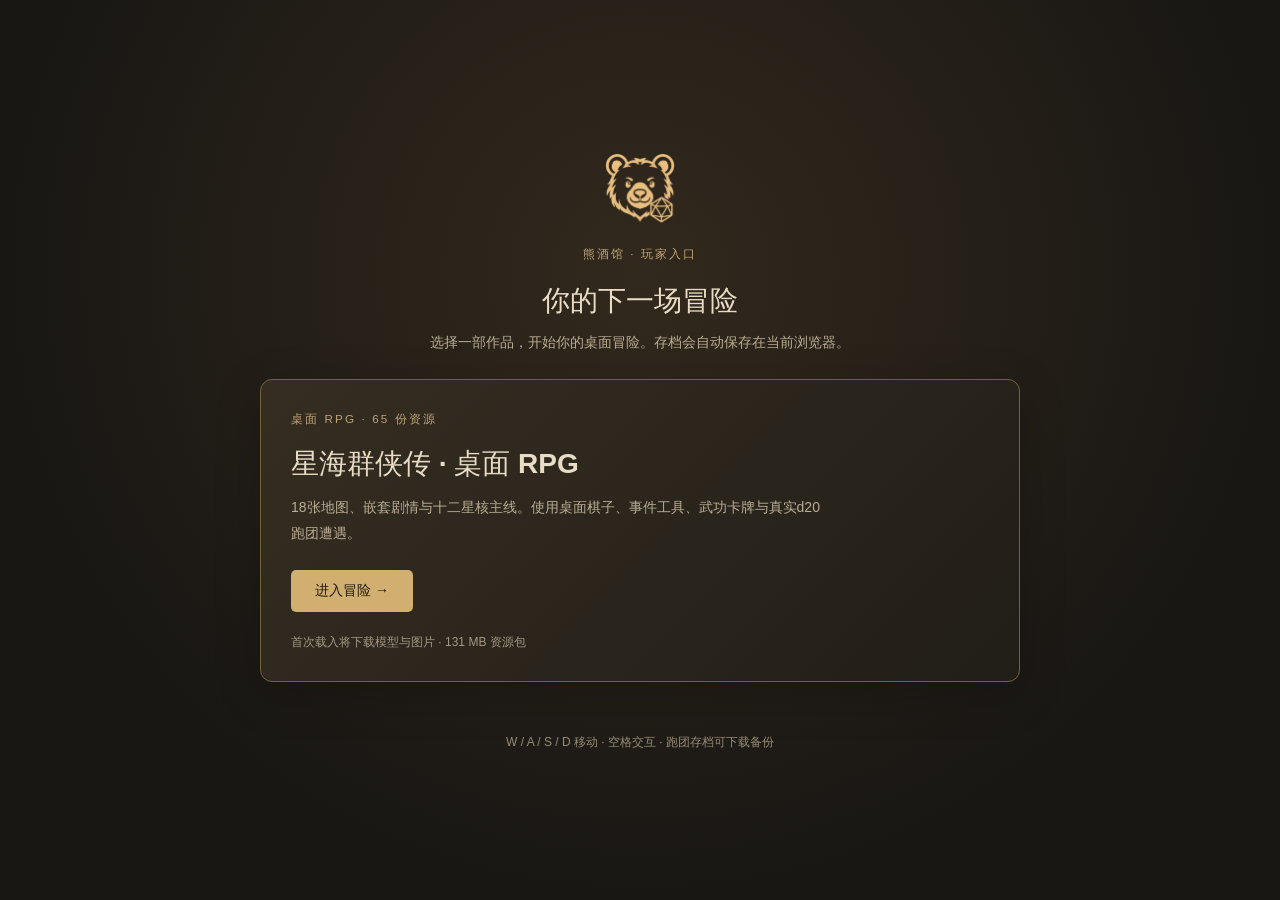
<file: site/index.html>
<!doctype html>
<html lang="zh-CN">
  <head>
    <meta charset="UTF-8" />
    <link rel="icon" type="image/png" href="./brand/bear-mark.png" />
    <meta name="viewport" content="width=device-width, initial-scale=1.0" />
    <meta name="theme-color" content="#211b14" />
    <meta name="description" content="熊酒馆：通用三维桌游与跑团创作工具，自由摆放棋子、地图、卡牌和物理骰子，通过 Ollama 或外接模型协助跑团。" />
    <title>熊酒馆 · 在线桌面冒险</title>
    <script type="module" crossorigin src="./assets/index-BAzzJVLL.js"></script>
    <link rel="modulepreload" crossorigin href="./assets/tabletop-T6N-eNwk.js">
    <link rel="modulepreload" crossorigin href="./assets/dice-style-D_7OyNhs.js">
    <link rel="modulepreload" crossorigin href="./assets/pawn-facing-CdeASEVU.js">
    <link rel="modulepreload" crossorigin href="./assets/rpg-battle-BV8IxiT-.js">
    <link rel="modulepreload" crossorigin href="./assets/rpg-engine-Bhscq_mA.js">
    <link rel="stylesheet" crossorigin href="./assets/index-CHtFNZcN.css">
  </head>
  <body>
    <div id="root"></div>
  </body>
</html>
</file>
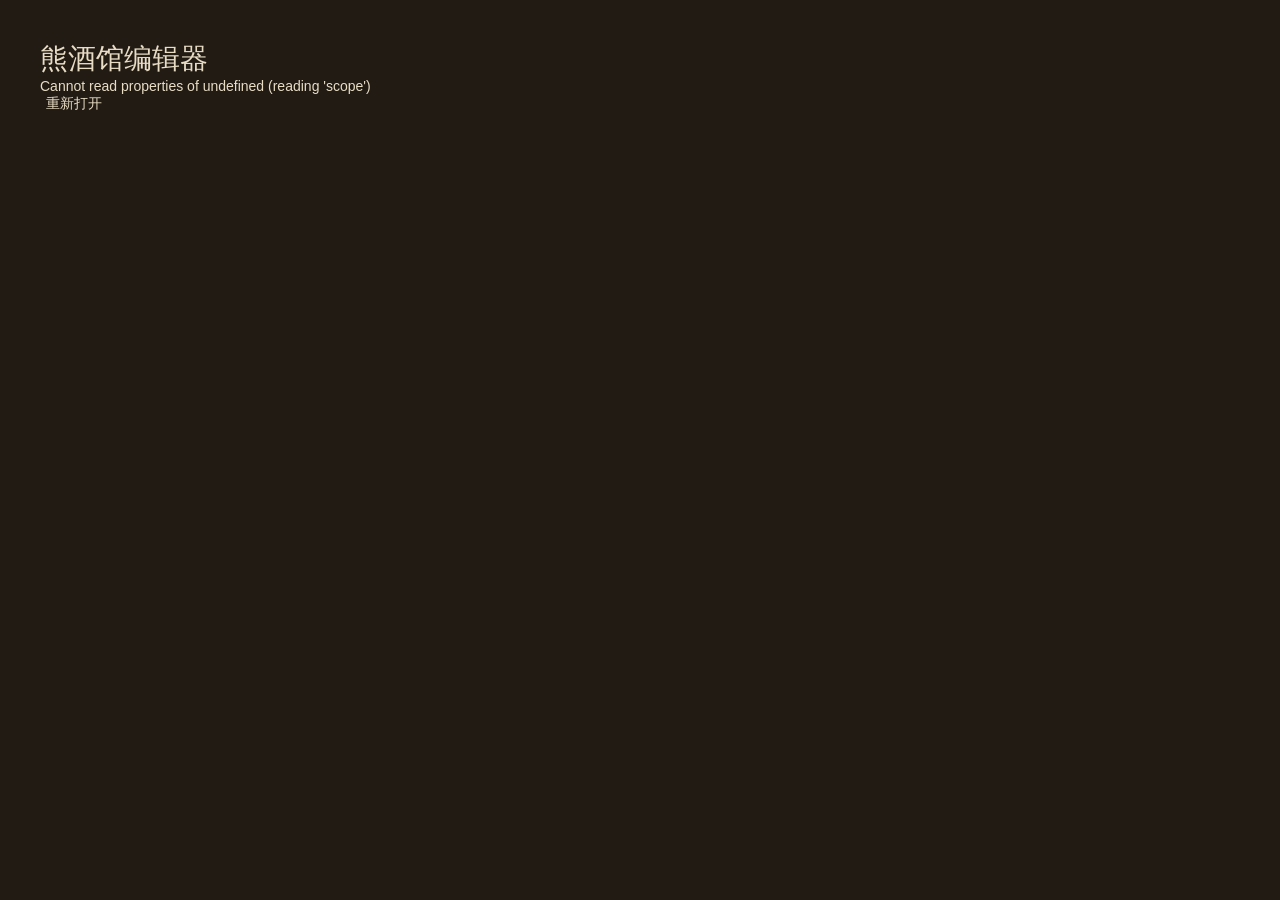
<file: site/editor/index.html>
<!doctype html>
<html lang="zh-CN">
  <head>
    <meta charset="UTF-8" />
    <link rel="icon" type="image/png" href="../brand/bear-mark.png" />
    <meta name="viewport" content="width=device-width, initial-scale=1.0" />
    <meta name="theme-color" content="#211b14" />
    <meta name="description" content="熊酒馆：通用三维桌游与跑团创作工具，自由摆放棋子、地图、卡牌和物理骰子，通过 Ollama 或外接模型协助跑团。" />
    <title>熊酒馆 · 桌游与跑团编辑器</title>
    <script type="module" crossorigin src="./assets/index-BKRQeiIS.js"></script>
    <link rel="modulepreload" crossorigin href="./assets/object-library-BKqK9VCl.js">
    <link rel="modulepreload" crossorigin href="./assets/dice-style-D_7OyNhs.js">
    <link rel="modulepreload" crossorigin href="./assets/rpg-battle-D196lvWo.js">
    <link rel="modulepreload" crossorigin href="./assets/rpg-engine-C78z2iix.js">
    <link rel="stylesheet" crossorigin href="./assets/index-BGKHpQAd.css">
  </head>
  <body>
    <div id="root"></div>
  </body>
</html>
</file>
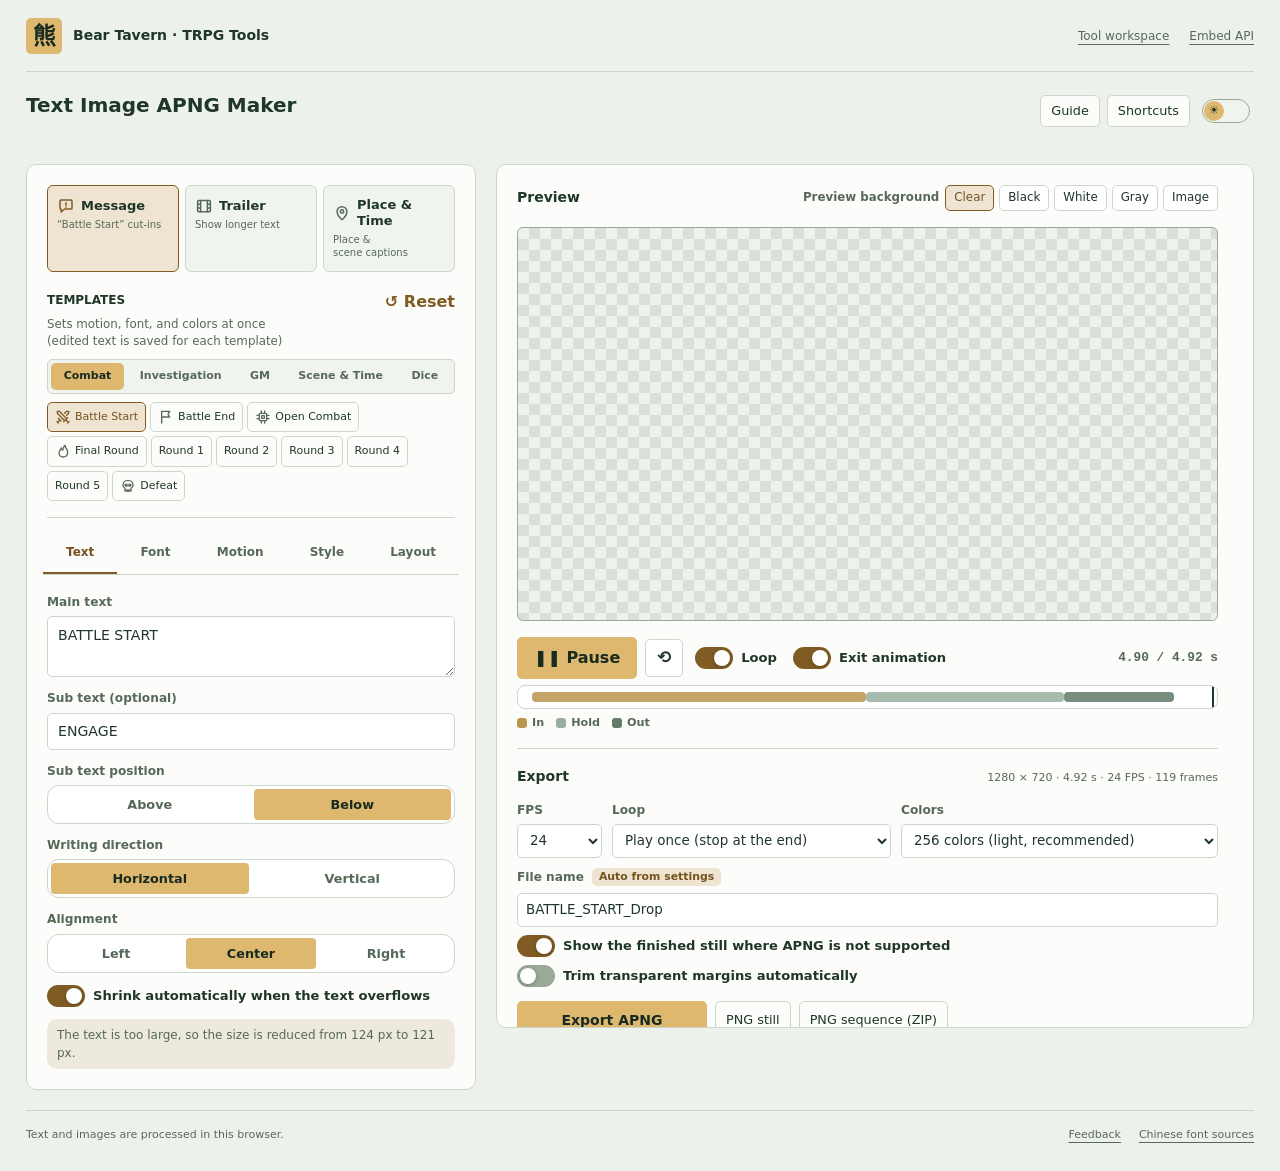
<file: site/editor/modules/bear-tavern/tools/text-apng-maker/index.html>
<!doctype html>
<html lang="zh-CN" data-site-i18n="native">
<head>
  <script src="../../assets/js/site-language.js?v=20261004-zh02"></script>
  <script src="../../assets/js/tavern-brand.js?v=20261006-tavern03"></script>
  <script src="../../assets/js/tavern-bridge.js?v=20261006-api01"></script>


  <meta charset="utf-8" />
  <meta name="viewport" content="width=device-width, initial-scale=1, viewport-fit=cover" />
  <title>文字图片 APNG 制作器 · 熊酒馆</title>
  <meta name="description" content="熊酒馆文字动画制作工具：编辑中文文字，搭配字体与动画，为跑团场景生成透明 APNG 素材。" />
  <link rel="preconnect" href="https://fonts.googleapis.com" />
  <link rel="preconnect" href="https://fonts.gstatic.com" crossorigin />
  <link rel="stylesheet" href="./css/text-apng-maker.css?v=20261004-zh01" />
  <link rel="stylesheet" href="./css/tavern-maker.css?v=20261006-tavern01" />
  <link rel="stylesheet" href="../../assets/tabletop-host.css" />
  <link rel="icon" href="../../assets/img/tavern-mark.svg?v=20261006" type="image/svg+xml">
</head>
<body class="tavern-maker">
  <div class="app-shell maker-shell">
    <nav class="maker-topbar" aria-label="熊酒馆工具导航" data-tavern-chrome="hidden">
      <a class="maker-wordmark" id="portalLink" href="../../"><span class="maker-mark" aria-hidden="true">熊</span><span class="portal-long" id="portalLong">熊酒馆 TRPG 网页工具</span><span class="portal-short" id="portalShort" aria-hidden="true" data-tavern-brand-preserve>熊酒馆</span></a>
      <div class="maker-topbar-links"><a id="workspaceLink" href="../../workspace.html">工具工作台</a><a id="moduleLink" href="../../apng-embed.html">嵌入调用</a></div>
    </nav>
    <header class="app-header maker-header">
      <div class="title-block">
        <p class="eyebrow" id="appEyebrow">熊酒馆 TRPG 网页工具</p>
        <h1 id="appTitle">文字图片 APNG 制作器</h1>
      </div>
      <p class="lead" id="appLead">让战斗提示、故事旁白与地点字幕动起来。选择字体和演出，导出透明动画，放入你的跑团场景。</p>
      <div class="header-actions">
        <div class="language-switcher" id="languageSwitcher" role="group" aria-label="言語切替">
          <button class="lang-choice-button is-active" type="button" data-lang-choice="ja" aria-pressed="true">JP</button>
          <span class="lang-divider" aria-hidden="true">|</span>
          <button class="lang-choice-button" type="button" data-lang-choice="en" aria-pressed="false">EN</button>
          <span class="lang-divider" aria-hidden="true">|</span>
          <button class="lang-choice-button" type="button" data-lang-choice="ko" aria-pressed="false">KR</button>
          <span class="lang-divider" aria-hidden="true">|</span>
          <button class="lang-choice-button" type="button" data-lang-choice="zh" aria-pressed="false" lang="zh-CN" aria-label="简体中文">中文</button>
        </div>
        <button class="ghost-button" type="button" id="helpBtn" aria-expanded="false" aria-controls="helpDrawer">使い方</button>
        <span class="header-actions-end">
          <button class="ghost-button" type="button" id="shortcutBtn" aria-expanded="false" aria-controls="shortcutDrawer">ショートカット</button>
          <button class="ghost-button theme-button" type="button" id="themeBtn"><span class="theme-toggle-track" aria-hidden="true"><span class="theme-toggle-thumb">☀️</span></span></button>
        </span>
        <!-- スマートフォン：ヘッダーを1行にたたんだときに、残りのボタンを出し入れする -->
        <button class="ghost-button header-menu-button" type="button" id="headerMenuBtn" aria-expanded="false" aria-label="メニュー"><span aria-hidden="true">⋯</span></button>
        <span class="header-break" aria-hidden="true"></span>
      </div>
    </header>

    <section class="drawer" id="helpDrawer" hidden>
      <h2 id="helpTitle">使い方</h2>
      <button class="drawer-close" type="button" data-close-drawer aria-label="閉じる">×</button>
      <div class="guide-list" id="helpList"></div>
      <div class="guide-notes" id="helpNotes"></div>
    </section>

    <section class="drawer" id="shortcutDrawer" hidden>
      <h2 id="shortcutTitle">ショートカット一覧</h2>
      <button class="drawer-close" type="button" data-close-drawer aria-label="閉じる">×</button>
      <div class="shortcut-grid" id="shortcutGrid"></div>
    </section>

    <main class="workspace">
      <section class="panel control-panel" id="controlPanel" aria-labelledby="appTitle">
        <!-- スマートフォン：設定パネルは下から引き出すシート。この帯をスワイプ・タップして開け閉めする -->
        <div class="sheet-bar" id="sheetBar">
          <span class="sheet-handle" aria-hidden="true"></span>
          <button class="sheet-toggle" type="button" id="sheetToggle" aria-expanded="false" aria-controls="sheetScroll">
            <span class="sheet-title" id="sheetTitle">設定</span>
            <span class="sheet-summary" id="sheetSummary"></span>
            <span class="sheet-chevron" aria-hidden="true"></span>
          </button>
          <button class="sheet-export" type="button" id="sheetExportBtn">書き出し ↓</button>
        </div>
        <div class="sheet-scroll" id="sheetScroll">
        <div class="mode-tabs" id="modeTabs" role="tablist" aria-label="Mode">
          <button class="mode-tab is-active" type="button" role="tab" data-mode="message" aria-selected="true">
            <span class="mode-head"><svg class="mode-icon" viewBox="0 0 24 24" aria-hidden="true"><path d="M5.5 4h13A1.5 1.5 0 0 1 20 5.5v9a1.5 1.5 0 0 1-1.5 1.5H10l-4.5 4v-4A1.5 1.5 0 0 1 4 14.5v-9A1.5 1.5 0 0 1 5.5 4z" /><path d="M12 7.5v3.6M12 13.4v.1" /></svg><span class="mode-name">メッセージ</span></span>
            <span class="mode-desc">「戦闘開始」などのカットイン</span>
          </button>
          <button class="mode-tab" type="button" role="tab" data-mode="trailer" aria-selected="false" tabindex="-1">
            <span class="mode-head"><svg class="mode-icon" viewBox="0 0 24 24" aria-hidden="true"><rect x="3.5" y="4.5" width="17" height="15" rx="1.5" /><path d="M7.5 4.5v15M16.5 4.5v15M3.5 9.5h4M3.5 14.5h4M16.5 9.5h4M16.5 14.5h4" /></svg><span class="mode-name">トレイラー</span></span>
            <span class="mode-desc">長めの文章を表示</span>
          </button>
          <button class="mode-tab" type="button" role="tab" data-mode="caption" aria-selected="false" tabindex="-1">
            <span class="mode-head"><svg class="mode-icon" viewBox="0 0 24 24" aria-hidden="true"><path d="M12 21s-6.5-5.6-6.5-11a6.5 6.5 0 0 1 13 0c0 5.4-6.5 11-6.5 11z" /><circle cx="12" cy="10" r="2.3" /></svg><span class="mode-name">場所・時間</span></span>
            <span class="mode-desc">探索箇所・シーンのテロップ</span>
          </button>
        </div>

        <div class="template-block">
          <div class="template-head">
            <p class="panel-kicker" id="templatesLabel">テンプレート</p>
            <button class="link-button" type="button" id="resetModeBtn">↺ 初期化</button>
          </div>
          <p class="template-hint" id="templatesHint"></p>
          <div class="template-groups" id="templateGroups" role="group" hidden></div>
          <div class="template-systems" id="templateSystems" role="group" hidden></div>
          <div class="template-strip" id="templateStrip"></div>
        </div>

        <div class="settings-tabs" id="settingsTabs" role="tablist" aria-label="Settings">
          <button class="settings-tab is-active" type="button" role="tab" id="tab-text" data-tab="text" aria-selected="true" aria-controls="settingsBody">テキスト</button>
          <button class="settings-tab" type="button" role="tab" id="tab-font" data-tab="font" aria-selected="false" aria-controls="settingsBody" tabindex="-1">フォント</button>
          <button class="settings-tab" type="button" role="tab" id="tab-motion" data-tab="motion" aria-selected="false" aria-controls="settingsBody" tabindex="-1">動き</button>
          <button class="settings-tab" type="button" role="tab" id="tab-style" data-tab="style" aria-selected="false" aria-controls="settingsBody" tabindex="-1">装飾</button>
          <button class="settings-tab" type="button" role="tab" id="tab-layout" data-tab="layout" aria-selected="false" aria-controls="settingsBody" tabindex="-1">背景・配置</button>
        </div>
        <div class="settings-body" id="settingsBody" role="tabpanel"></div>
        </div>
      </section>

      <section class="panel preview-panel">
        <div class="preview-head">
          <h2 class="panel-title" id="previewTitle">プレビュー</h2>
          <span class="font-status" id="fontStatus" role="status" hidden></span>
          <div class="preview-bg" role="group" aria-labelledby="previewBgLabel">
            <span class="preview-bg-label" id="previewBgLabel">プレビュー背景</span>
            <div class="chip-group compact" id="previewBgGroup">
              <button class="chip" type="button" data-bg="checker">透明</button>
              <button class="chip" type="button" data-bg="dark">黒</button>
              <button class="chip" type="button" data-bg="light">白</button>
              <button class="chip" type="button" data-bg="gray">グレー</button>
              <button class="chip" type="button" data-bg="image">画像</button>
            </div>
            <input type="file" id="previewBgFile" accept="image/*" class="visually-hidden" tabindex="-1" aria-hidden="true" />
          </div>
        </div>

        <div class="preview-stage-wrap" id="previewStageWrap">
          <div class="preview-stage" id="previewStage" data-bg="checker">
            <canvas id="previewCanvas" width="640" height="360"></canvas>
          </div>
        </div>

        <div class="transport">
          <div class="transport-row">
            <button class="primary-button play-button" type="button" id="playBtn" aria-pressed="false">▶ 再生</button>
            <button class="icon-button" type="button" id="restartBtn" aria-label="最初から">⟲</button>
            <div class="transport-toggles">
              <label class="toggle-inline"><span class="switch"><input type="checkbox" class="switch-input" id="loopPreviewInput" checked /><span class="switch-track" aria-hidden="true"></span></span><span id="loopPreviewText">ループ再生</span></label>
              <label class="toggle-inline" id="exitToggle"><span class="switch"><input type="checkbox" class="switch-input" id="exitInput" checked /><span class="switch-track" aria-hidden="true"></span></span><span id="exitText">退場あり</span></label>
            </div>
            <span class="time-label" id="timeLabel">0.00 / 0.00 秒</span>
          </div>
          <div class="timeline" id="timelineSegments">
            <span class="playhead" aria-hidden="true"></span>
            <input type="range" class="scrub-input" id="scrubInput" min="0" max="1" step="0.01" value="0" aria-label="Timeline" />
          </div>
          <div class="timeline-legend" aria-hidden="true">
            <span class="legend legend-in" id="legendIn">登場</span>
            <span class="legend legend-hold" id="legendHold">表示</span>
            <span class="legend legend-out" id="legendOut">退場</span>
          </div>
        </div>

        <div class="export-card" id="exportCard">
          <div class="export-head">
            <h2 class="panel-title" id="exportTitle">書き出し</h2>
            <p class="info-line" id="infoLine"></p>
          </div>
          <div class="export-grid">
            <label class="field compact-field fps-field"><span class="field-label" id="fpsLabel">FPS</span>
              <select class="select-input" id="fpsSelect">
                <option value="12">12</option>
                <option value="15">15</option>
                <option value="20">20</option>
                <option value="24">24</option>
                <option value="30">30</option>
                <option value="60">60</option>
              </select>
            </label>
            <label class="field compact-field"><span class="field-label" id="loopLabel">ループ</span>
              <select class="select-input" id="loopSelect">
                <option value="once">1回再生（最後の状態で停止）</option>
                <option value="infinite">ずっとループ</option>
                <option value="count">回数を指定</option>
              </select>
            </label>
            <label class="field compact-field loop-count-field" id="loopCountWrap" hidden><span class="field-label" id="loopCountLabel">回数</span>
              <input class="number-input" type="number" id="loopCountInput" min="1" max="999" step="1" value="3" />
            </label>
            <label class="field compact-field color-mode-field"><span class="field-label" id="colorLabel">色数</span>
              <select class="select-input" id="colorSelect">
                <option value="palette">256色（軽量・おすすめ）</option>
                <option value="full">フルカラー（高画質）</option>
              </select>
            </label>
            <div class="field compact-field wide file-name-field">
              <div class="field-label-row">
                <label class="field-label" id="fileNameLabel" for="fileNameInput">ファイル名</label>
                <span class="file-auto-badge" id="fileNameAutoBadge">設定から自動入力</span>
                <button class="link-button file-auto-button" type="button" id="fileNameAutoBtn" hidden>↺ 自動入力に戻す</button>
              </div>
              <input class="text-input" type="text" id="fileNameInput" spellcheck="false" autocomplete="off" />
            </div>
            <label class="toggle-inline wide"><span class="switch"><input type="checkbox" class="switch-input" id="posterInput" checked /><span class="switch-track" aria-hidden="true"></span></span><span id="posterText">APNG非対応の環境では完成状態の静止画を表示</span></label>
            <label class="toggle-inline wide"><span class="switch"><input type="checkbox" class="switch-input" id="trimInput" /><span class="switch-track" aria-hidden="true"></span></span><span id="trimText">透明な余白を自動でトリミング</span></label>
          </div>
          <div class="export-actions">
            <button class="accent-button export-main" type="button" id="exportApngBtn">APNGを書き出す</button>
            <button class="ghost-button" type="button" id="exportPngBtn">PNG静止画</button>
            <button class="ghost-button" type="button" id="exportZipBtn">連番PNG（ZIP）</button>
          </div>
          <div class="export-progress" id="exportProgress" hidden><span class="export-progress-bar" id="exportProgressBar"></span></div>
          <div class="export-status-row">
            <p class="export-status" id="exportStatus" role="status" aria-live="polite"></p>
            <button class="clear-button" type="button" id="cancelExportBtn" hidden>中止</button>
          </div>
          <div class="export-result" id="exportResult" hidden>
            <h3 id="resultTitle">書き出し結果</h3>
            <div class="result-body">
              <div class="result-preview"><img id="resultImage" alt="" /></div>
              <div class="result-info">
                <p class="result-meta" id="resultMeta"></p>
                <p class="result-note" id="resultNote" hidden></p>
                <div class="result-actions">
                  <a class="accent-button download-button" id="downloadLink">ダウンロード</a>
                  <button class="clear-button" type="button" id="clearResultBtn">クリア</button>
                </div>
              </div>
            </div>
          </div>
        </div>
      </section>
    </main>

    <div class="toast-host" id="toastHost" aria-live="polite" aria-atomic="true"></div>

    <footer class="maker-footer" data-tavern-brand-preserve>
      <p id="makerPrivacy">文字与图片在当前浏览器内处理。</p>
      <nav aria-label="工具信息"><a id="feedbackLink" href="../../report/" data-tavern-chrome="hidden">问题反馈</a><a id="fontSourceLink" href="../../docs/chinese-fonts.md" target="_blank" rel="noopener">中文字体来源</a></nav>
    </footer>
  </div>

  <script src="./js/engine.js?v=20261004-zh01"></script>
  <script src="./js/fonts.js?v=20261006-tavern01"></script>
  <script src="./js/apng-encoder.js?v=20261004-zh01"></script>
  <script src="./js/presets.js?v=20261004-zh01"></script>
  <script src="./js/i18n.js?v=20261007-tavern02"></script>
  <script src="./js/controls.js?v=20261006-tavern01"></script>
  <script src="./js/icons.js?v=20261004-zh01"></script>
  <script src="./js/render-service.js?v=20261006-tavern01"></script>
  <script src="./js/main.js?v=20261007-tavern02"></script>
  <script src="./js/shortcut.js?v=20261004-zh01"></script>
</body>
</html>
</file>
<file: site/assets/index-CHtFNZcN.css>
.figure-base-fields{color:#dacfb8;background:#201b14;border:1px solid #b7975944;border-radius:8px;margin:14px 0;padding:12px;font-size:12px}.figure-base-fields summary{cursor:pointer;font-weight:600}.figure-base-presets{grid-template-columns:1fr 1fr;gap:6px;margin:12px 0;display:grid}.figure-base-fields button{color:#ded0b0;font:inherit;cursor:pointer;background:#32291c;border:1px solid #80694366;border-radius:5px;padding:7px}.figure-base-fields button:hover{background:#493922}.figure-base-fields label.figure-base-row{flex:none;grid-template-columns:76px minmax(40px,1fr) 32px;align-items:center;gap:8px;margin:10px 0;display:grid}.figure-base-row input[type=range]{accent-color:#c8a465;border:0;width:100%;min-width:0;height:20px;padding:0}.figure-base-row output{text-align:right;color:#ccb17c;font-variant-numeric:tabular-nums}.figure-base-fields label.figure-base-color{flex-direction:row;justify-content:space-between;align-items:center;gap:12px;display:flex}.figure-base-color input[type=color]{width:44px;height:28px;padding:2px}.figure-base-reset{width:100%;margin-top:8px}.share-dialog p{color:var(--tt-muted,#b9ad93);line-height:1.75}.share-details{flex-wrap:wrap;gap:12px;margin:20px 0;display:flex}.share-details span{color:#dfc394;border:1px solid #65533a;border-radius:5px;padding:8px 12px;font-size:13px}.shared-player-entry{color:#e8dcc5;text-align:center;background:radial-gradient(at 50% 30%,#32291d,#191714 70%);flex-direction:column;justify-content:center;align-items:center;min-height:100dvh;padding:36px;display:flex}.shared-player-entry img{width:78px;margin-bottom:20px}.shared-player-entry small{color:#bfa376;letter-spacing:.18em}.shared-player-entry h1{margin:20px 0 10px}.shared-player-entry p{color:#b9ad93;max-width:540px;line-height:1.8}.shared-play-badge{color:#dcc08a;white-space:nowrap;font-size:13px}.shared-save-panel::backdrop{-webkit-backdrop-filter:blur(5px);backdrop-filter:blur(5px);background:#100d09bd}.shared-save-panel{color:#e8dcc5;background:#24201a;border:1px solid #715a38;border-radius:10px;width:min(740px,100%);max-height:88dvh;padding:28px;overflow:auto;box-shadow:0 24px 100px #0009}.shared-save-panel header button{float:right;color:#bfa376;background:0 0;border:0;font-size:24px}.shared-save-panel header small{color:#bfa376;letter-spacing:.12em}.shared-save-panel p{color:#b9ad93;line-height:1.7}.shared-save-list{gap:12px;margin:24px 0;display:grid}.shared-save-list article{background:#1c1915;border:1px solid #4b4030;border-radius:6px;flex-wrap:wrap;justify-content:space-between;align-items:center;gap:16px;padding:18px;display:flex}.shared-save-list article p{margin:5px 0;font-size:13px}.shared-save-list time{color:#93836a;font-size:12px}.shared-save-list article>div:last-child,.shared-save-panel footer{gap:8px;display:flex}.shared-save-panel footer{justify-content:flex-end}.published-game-list{text-align:left;width:min(760px,100%);margin:24px 0}.published-game-list a{color:#e8dcc5;background:linear-gradient(135deg,#352d21,#211e18);border:1px solid #75603c;border-radius:12px;padding:30px;text-decoration:none;display:block;box-shadow:0 12px 48px #0003}.published-game-list a:hover{background:#352b1e;border-color:#d2b27a}.published-game-list h2{margin:18px 0 12px;font-size:28px}.published-game-list p{margin-bottom:24px}.published-game-list span{color:#211a11;background:#d1af70;border-radius:5px;padding:12px 24px;font-weight:700;display:inline-block}.published-game-list footer{color:#a39883;margin-top:22px;font-size:12px}.published-back{color:#d1af70;margin-top:22px}.published-privacy{color:#998b75;margin-top:28px;font-size:12px}.record-delete-confirm{color:#dcc6a4;flex-wrap:wrap;align-items:center;gap:8px;font-size:11px;display:flex}.record-delete-confirm>span{flex-basis:100%}.record-delete-confirm button,.record-delete{font:inherit;color:#e0b69a;white-space:nowrap;cursor:pointer;background:0 0;border:1px solid #876d58;border-radius:4px;justify-content:center;align-items:center;gap:5px;padding:8px 10px;font-size:11px;display:inline-flex}.record-delete-confirm button:last-child{color:#c6d2b5;border-color:#52664c}.record-undo{color:#cdd8b7;background:#304029;border:1px solid #6e8056;border-radius:5px;justify-content:space-between;align-items:center;gap:12px;margin:14px 0;padding:11px 13px;font-size:11px;line-height:1.8;display:flex}.record-undo button{color:#ead6a2;white-space:nowrap;font:inherit;cursor:pointer;flex-shrink:0;align-items:center;gap:5px;display:inline-flex}.tt-saved-record{background:#203716;border:1px solid #557d37;border-radius:6px;flex-wrap:wrap;align-items:center;gap:10px;padding:12px;display:flex}.tt-saved-record.active{background:#3e4829;border-color:#c2ab6c}.tt-saved-record-open{text-align:left;color:#acc990;flex:1;align-items:center;gap:12px;min-width:160px;display:flex}.tt-saved-record-open>span{overflow-wrap:anywhere;flex:1;min-width:0}.gl-project .record-delete{color:#e0b69a;background:0 0;border-color:#876d58}.gl-project .record-delete-confirm{flex-shrink:0}.gl-project:has(.record-delete-confirm){flex-wrap:wrap}.gl-project:has(.record-delete-confirm)>div{flex:1}.campaign-record{align-items:center;gap:5px;display:flex}.campaign-record>.campaign-item{flex:1;min-width:0}.campaign-record .record-delete{padding:7px}.campaign-record .record-delete>span{display:none}.campaign-record:has(.record-delete-confirm){flex-wrap:wrap}.campaign-record:has(.record-delete-confirm)>.campaign-item{flex-basis:100%}.campaign-record .record-delete-confirm{padding:0 12px 10px}.campaign-list>.record-undo{flex-direction:column;align-items:flex-start;margin:12px 6px}.record-error{color:#e6bba0;background:#443025;border-radius:5px;padding:10px 12px;font-size:11px;line-height:1.8}@media (width<=600px){.record-undo{flex-wrap:wrap;align-items:flex-start}.gl-project{flex-wrap:wrap}.gl-project>div{flex-basis:100%}.tt-saved-record-open{min-width:120px}}.record-checkbox{accent-color:#cbbb83;cursor:pointer;flex-shrink:0;margin:0;width:16px!important;height:16px!important}.record-checkbox:disabled{cursor:default}.record-batch-toolbar{color:#c7d3b5;background:#24351f;border:1px solid #526747;border-radius:5px;flex-wrap:wrap;align-items:center;gap:10px;margin:12px 0;padding:10px 12px;font-size:11px;display:flex}.record-select-all{cursor:pointer;white-space:nowrap;align-items:center;gap:7px;display:flex}.record-batch-count{color:#aebd99;font-variant-numeric:tabular-nums;margin-right:auto}.record-batch-toolbar .record-delete{padding:7px 9px}.record-batch-toolbar .record-delete:disabled{opacity:.4;cursor:default}.record-clear-selection{font:inherit;color:#bbcba6;cursor:pointer}.record-batch-toolbar>.record-delete-confirm{flex-basis:100%;padding-top:5px}.tt-saved-record.selected,.gl-project.selected{border-color:#9c9d6c;box-shadow:inset 3px 0 #c7b779}.campaign-record.selected{background:#344326;border-radius:5px}.campaign-record>.record-checkbox{margin-left:8px}.campaign-list .record-batch-toolbar{gap:8px;margin:7px 5px 14px;padding:10px 8px}.campaign-list .record-batch-count{font-size:10px}.campaign-list .record-batch-toolbar>.record-delete{flex-basis:100%}.gl-project>.record-checkbox{align-self:center}.pw-workbench{color:#c1caba;font-size:12px}.pw-intro small{letter-spacing:2px;color:#bba274;font-size:9px}.pw-workbench h3{color:#efe4ce;margin:8px 0;font-size:20px}.pw-workbench p{line-height:1.7}.pw-workbench section{border-top:1px solid #344437;padding:16px 0}.pw-workbench h4{color:#dddac5;margin:0 0 12px;font-size:14px}.pw-workbench em,.pw-item em{color:#d4b477;margin-left:8px;font-size:10px;font-style:normal}.pw-muted{color:#92a18c;font-size:11px}.pw-workbench button,.pw-actions button{color:#e4decb;cursor:pointer;background:#2c4233;border:1px solid #4b6046;border-radius:5px;padding:8px 9px;font-size:11px}.pw-workbench button:hover,.pw-actions button:hover{background:#46624a}.pw-workbench button:disabled,.pw-actions button:disabled{opacity:.42;cursor:default}.pw-workbench label,.pw-actions label{color:#a8b69f;margin:8px 0;font-size:11px;display:block}.pw-workbench select,.pw-actions select,.pw-workbench input[type=number]{color:#e6dfcb;background:#213027;border:1px solid #40503c;border-radius:4px;width:100%;max-width:100%;margin-top:5px;padding:6px}.pw-row{border:0;flex-wrap:wrap;gap:6px;min-width:0;margin:8px 0;padding:0;display:flex}.pw-row input[type=number]{width:65px}.pw-props>div{align-items:center;gap:5px;padding:5px 0;display:flex}.pw-props .pw-name{text-align:left;background:0 0;border:0;flex:1}.pw-item{background:#25382b;border:1px solid #3a4b34;border-radius:6px;margin:10px 0;padding:12px}.pw-item p{color:#9eac93;margin:5px 0}.pw-turn{background:#36452e;border-left:3px solid #c6a46b;margin:10px 0;padding:12px}.pw-turn p{font-size:12px}.pw-order{padding:0;list-style:none}.pw-order li{border-bottom:1px solid #344436;justify-content:space-between;align-items:center;padding:4px;display:flex}.pw-order li.active{background:#354931}.pw-order button{background:0 0;border:0}.pw-order span{font-size:11px}.pw-roster label{align-items:center;gap:8px;display:flex}.pw-roster small{margin-left:auto}.pw-combat-controls{border:0;min-width:0;padding:0}.pw-target{justify-content:space-between;width:100%;margin-bottom:6px;display:flex}.pw-target small{color:#b4c19d}.pw-workbench .pw-primary{color:#fff3d3;background:#907a4e;width:100%;margin:8px 0}.pw-actions{border:0;border-bottom:1px solid #405238;flex-direction:column;gap:7px;min-width:0;margin-bottom:12px;padding:0 0 12px;display:flex}.pw-health{align-items:center;gap:7px;display:flex}.pw-health span{flex:1}.pw-actions .active{background:#73563d}.pw-deal{flex-direction:column;gap:6px;display:flex}.pw-roster input{accent-color:#c7a566}.pw-tabs{gap:4px;margin:12px 0;display:flex}.pw-workbench .pw-tabs button{flex:1;padding:8px 3px;font-size:10px}.pw-tabs .active{background:#756943}.pw-lesson{color:#d1c99e;background:#2d402c;border-radius:6px;margin:12px 0;padding:10px;font-size:11px}.pw-lesson summary{cursor:pointer}.pw-lesson ol{padding-left:18px;line-height:1.8}.pw-lesson li{margin-top:5px}.pw-actions input:not([type=checkbox]){color:#e6dfcb;background:#213027;border:1px solid #40503c;border-radius:4px;width:100%;max-width:100%;margin-top:5px;padding:6px}.bt-studio-backdrop{z-index:70;-webkit-backdrop-filter:blur(6px);backdrop-filter:blur(6px);background:#090604c9;padding:20px;display:flex;position:fixed;inset:0}.bt-presentation-studio{color:#ede1ca;background:#211b14;border:1px solid #a98249;border-radius:10px;flex-direction:column;width:min(1500px,100%);height:100%;margin:auto;display:flex;overflow:hidden;box-shadow:0 20px 100px #000a}.bt-presentation-studio>header{border-bottom:1px solid #715333;align-items:center;gap:25px;padding:15px 20px;display:flex}.bt-presentation-studio h2{margin:4px 0 0;font-size:18px}.bt-presentation-studio small{color:#b69a6e;font-size:10px}.bt-presentation-studio nav{gap:5px;margin:auto;display:flex}.bt-presentation-studio button{color:#e3c493;background:#30261a;border:1px solid #695033;border-radius:6px;padding:9px 12px;font-size:12px}.bt-presentation-studio button[aria-pressed=true],.bt-presentation-studio button.bt-primary{color:#26190b;background:#e2b365;border-color:#eaca91}.bt-presentation-studio button:disabled{opacity:.4}.bt-studio-content{flex:1;min-height:0}.bt-studio-content iframe,.bt-apng-editor{border:none;width:100%;height:100%;display:block}.bt-apng-editor iframe{width:100%;height:100%}.bt-presentation-studio>footer{border-top:1px solid #715333;align-items:center;gap:20px;padding:12px 16px;display:flex}.bt-presentation-studio>footer p{color:#c5b191;flex:1;margin:0;font-size:11px}.bt-presentation-studio>footer>div{flex-wrap:wrap;gap:8px;display:flex}.bt-effect-settings{border-top:1px solid #4b3826;align-items:center;gap:18px;padding:10px 16px;display:flex}.bt-effect-settings label{color:#c8b18c;align-items:center;gap:8px;font-size:10px;display:flex}.bt-effect-settings input,.bt-effect-settings select{color:#ede1ca;background:#15120d;border:1px solid #665031;border-radius:5px;max-width:155px;padding:7px}.bt-apng-result{object-fit:contain;background:#392e24;width:120px;height:48px;margin-left:auto}.bt-character-panel{border-bottom:1px solid #5c4429;padding:15px 0}.bt-character-panel>header{color:#c7ab7c;align-items:center;gap:10px;display:flex}.bt-character-panel header small{flex:1;font-size:10px}.bt-character-panel header button{color:#ebbc71;font-size:11px}.bt-character-identity{align-items:center;gap:12px;margin:15px 0;display:flex}.bt-character-identity img{object-fit:cover;border:1px solid #956e39;border-radius:6px;width:60px;height:75px}.bt-character-identity h3{margin:0;font-size:18px}.bt-character-identity p{color:#b49f7d;margin:6px 0;font-size:11px}.bt-character-panel dl{margin:0}.bt-character-panel dl>div{border-bottom:1px solid #4b392666;justify-content:space-between;align-items:baseline;gap:15px;padding:8px 0;font-size:11px;display:flex}.bt-character-panel dt{color:#bca480}.bt-character-panel dd{color:#f1ddbc;text-align:right;overflow-wrap:anywhere;white-space:pre-wrap;margin:0}.bt-character-panel details{margin-top:12px;font-size:11px}.bt-character-panel details p{white-space:pre-wrap;line-height:1.8}.bt-character-live{background:#94713925;border-radius:5px;padding:9px;font-size:11px}.bt-character-live b{float:right}.bt-character-cast{flex-wrap:wrap;gap:6px;margin-top:15px;display:flex}.bt-character-cast button{color:#d4b383;border:1px solid #715333;border-radius:5px;padding:6px 8px;font-size:10px}.bt-character-cast button[aria-pressed=true]{background:#a9843d25;border-color:#cca55d}.bt-effect-overlay{pointer-events:none;z-index:8;place-items:center;padding-top:18%;display:grid;position:absolute;inset:0}.bt-effect-overlay.message{align-items:start;padding-top:65px}.bt-effect-overlay img{object-fit:contain;filter:drop-shadow(0 3px 8px #0008);max-width:min(72%,640px);max-height:28%}.bt-effect-overlay.message img{height:95px;max-height:95px}.bt-world-effect{pointer-events:none;object-fit:contain;filter:drop-shadow(0 2px 4px #0008);width:240px;height:100px}.bt-effect-controls{flex-wrap:wrap;gap:6px;margin:12px 0;display:flex}.bt-effect-controls button{color:#e6ba74;border:1px solid #745637;border-radius:5px;padding:7px 10px;font-size:11px}.bt-effect-entry{color:#d7b87e;padding:7px;font-size:10px}.bt-effect-controls select{color:#dfc39a;background:#211b14;border:1px solid #745637;border-radius:5px;min-width:0;max-width:100%;padding:6px;font-size:11px}@media (width<=1100px){.bt-studio-entry span{display:none}}@media (width<=850px){.bt-studio-backdrop{padding:5px}.bt-presentation-studio>header{gap:8px;padding:10px}.bt-presentation-studio h2{font-size:14px}.bt-presentation-studio button{padding:7px;font-size:10px}.bt-effect-settings{flex-wrap:wrap;gap:8px;padding:8px}.bt-presentation-studio>footer{flex-direction:column;align-items:stretch;gap:8px}.bt-presentation-studio>footer>div{justify-content:flex-end}}.starsea-text-cue{z-index:7;pointer-events:none;-webkit-user-select:none;user-select:none;width:min(82%,640px);position:absolute;top:24%;left:50%;transform:translate(-50%)}.starsea-text-cue img{filter:drop-shadow(0 3px 6px #0009);width:100%;height:auto;display:block}.starsea-text-dialogue{width:min(62%,440px);top:20%}.starsea-text-skill,.starsea-text-round{width:min(72%,520px);top:21%}.starsea-text-ending,.starsea-text-reward{top:32%}.starsea-text-static{text-align:center;color:#ebc68a;text-shadow:0 2px 8px #000;background:radial-gradient(#141a21d9,#0000 72%);gap:12px;padding:28px 14px;display:grid}.starsea-text-static strong{letter-spacing:.12em;font-size:clamp(20px,3vw,38px)}.starsea-text-static span{color:#dbe7e9;font-size:13px}.starsea-narrative{padding-top:16px;position:relative}.starsea-narrative:before{content:"";background:linear-gradient(90deg,#d2af75,#0000);width:60%;height:1px;margin-bottom:18px;display:block}.starsea-narrative[data-scene-style=talk]>b{letter-spacing:.07em;color:#a6d7d1;font-size:16px;display:block}.starsea-narrative[data-scene-style=choice]>p{color:#e0cdeb}.starsea-narrative[data-scene-style=ending]>h3{color:#ebc68a}.starsea-narrative-line{white-space:pre-wrap;animation:.32s ease-out both starsea-line-enter}.starsea-narrative .rpg-choices button{border-left:2px solid #a899bb;transition:border-color .15s,background .15s}.starsea-narrative .rpg-choices button:hover{border-color:#ebc68a}@keyframes starsea-line-enter{0%{opacity:.35;transform:translateY(5px)}to{opacity:1;transform:translateY(0)}}@media (prefers-reduced-motion:reduce){.starsea-narrative-line{animation:none}}@media (width<=650px){.starsea-text-cue{width:92%}.starsea-text-dialogue{width:76%}}.rpg-story-overlay{z-index:24;place-items:end center;padding:24px 32px 40px;display:grid;position:absolute;inset:67px 0 27px}.rpg-story-shade{background:linear-gradient(#0000 25%,#15110b0a 50%,#15110b65 100%);position:absolute;inset:0}.rpg-story-panel{color:#eee2cc;background:linear-gradient(115deg,#211c16f5,#181713ef);border:0;border-radius:2px;outline:none;flex-direction:column;width:min(680px,100%);max-height:85%;display:flex;position:relative;overflow:hidden;box-shadow:0 12px 36px #100c0844}.rpg-story-panel:before{content:"";background:linear-gradient(90deg,#0000,#bf9e6666 20%,#bf9e6688 70%,#0000);flex-shrink:0;height:1px}.rpg-story-panel>header{flex-shrink:0;padding:20px 30px 0}.rpg-story-panel>header small{color:#b6a07f;letter-spacing:.08em;align-items:center;gap:8px;font-size:10px;display:flex}.rpg-story-panel h2{color:#e7c795;margin:10px 0 0;font-size:clamp(20px,2vw,24px);font-weight:550;line-height:1.4}.rpg-story-body{overscroll-behavior:contain;scrollbar-width:thin;scrollbar-color:#957343 #211b14;flex:1;min-height:0;padding:16px 30px 24px;overflow:auto}.rpg-story-body>p{white-space:pre-wrap;overflow-wrap:anywhere;color:#f0e4d0;margin:0;font-size:18px;line-height:1.9}.rpg-story-choices{gap:4px;margin-top:18px;display:grid}.rpg-story-choices>button{color:#edddc1;text-align:left;cursor:pointer;background:#b69b660a;border:0;border-bottom:1px solid #baa06c33;border-radius:2px;align-items:center;gap:16px;width:100%;min-height:50px;padding:11px 14px;font-family:inherit;font-size:16px;font-weight:500;line-height:1.6;transition:background .15s,color .15s;display:flex}.rpg-story-choices>button>span:nth-child(2){overflow-wrap:anywhere;flex:1}.rpg-story-choices .rpg-story-number{font-variant-numeric:tabular-nums;color:#caa771;font-size:13px}.rpg-story-choices>button:hover,.rpg-story-choices>button:focus-visible{color:#f5d8a3;outline-offset:-1px;background:#d1ad6b20;outline:1px solid #ddbd8188}.rpg-story-panel>footer{background:0 0;border-top:1px solid #ba9c6e1a;flex-shrink:0;justify-content:space-between;align-items:center;gap:16px;padding:12px 30px 16px;display:flex}.rpg-story-key-hint{color:#c4b18f;flex-wrap:wrap;align-items:center;gap:9px;font-size:11px;display:inline-flex}.rpg-story-key-hint>span{color:#ad9775;margin-left:6px}.rpg-story-key-hint kbd{color:#d5bd92;font:inherit;border:1px solid #705537;border-radius:4px;padding:3px 6px}.rpg-story-panel button.rpg-story-primary,.rpg-story-panel button.rpg-story-secondary,.rpg-story-shop button{cursor:pointer;color:#ebcb93;background:#c1a06415;border:1px solid #c4a36c55;border-radius:3px;justify-content:center;align-items:center;gap:14px;padding:9px 15px;font-size:13px;font-weight:550;display:inline-flex}.rpg-story-panel button.rpg-story-primary:hover,.rpg-story-shop button:hover{background:#c1a06430;border-color:#c4a36caa}.rpg-story-panel button.rpg-story-secondary{color:#ddc49b;background:#30251a;border-color:#705537}.rpg-story-panel button:focus-visible{outline-offset:3px;outline:2px solid #f1d29c}.rpg-story-panel button:disabled{opacity:.45;cursor:default}.rpg-story-shop{margin-top:20px}.rpg-story-shop>div{border-bottom:1px solid #68503366;justify-content:space-between;align-items:center;gap:16px;padding:12px 0;display:flex}.rpg-story-shop small{color:#c1a982;margin-top:5px;font-size:11px;display:block}.rpg-story-choices small{color:#b9a483;font-size:12px;font-weight:400;display:block}.rpg-story-body>p.adventure-story-goal{color:#b9a483;margin-top:14px;font-size:13px}.adventure-story-roll{color:#b9a483;align-items:center;gap:16px;margin-top:16px;font-size:13px;display:flex}.adventure-story-roll b{color:#e7c795;font-size:28px}.adventure-roll-status{z-index:24;color:#e7c795;background:#211c16ef;border-radius:3px;align-items:center;gap:12px;padding:10px 16px;font-size:13px;display:flex;position:absolute;bottom:45px;left:50%;transform:translate(-50%)}@media (width<=650px){.rpg-story-overlay{padding:12px 12px 24px}.rpg-story-panel{max-height:92%}.rpg-story-panel>header{padding:18px 18px 0}.rpg-story-body{padding:14px 18px 20px}.rpg-story-body>p{font-size:16px;line-height:1.8}.rpg-story-panel>footer{gap:10px;padding:13px 18px}.rpg-story-choices>button{gap:12px;min-height:50px;padding:12px;font-size:15px}.rpg-story-key-hint>span{display:none}}@media (height<=540px){.rpg-story-overlay{padding:10px}.rpg-story-panel{min-height:0}.rpg-story-panel>header{padding:12px 20px 0}.rpg-story-panel h2{margin-top:4px;font-size:22px}.rpg-story-body{padding:10px 20px 16px}.rpg-story-panel>footer{padding:10px 20px}}.rpg-character-studio{max-width:1250px;margin:auto}.rpg-character-toolbar{justify-content:space-between;align-items:center;gap:20px;margin-bottom:20px;display:flex}.rpg-character-toolbar small{letter-spacing:2px;color:#cbb88b}.rpg-character-toolbar h2{margin:5px 0}.rpg-character-toolbar p{color:#aebbc4;margin:0}.rpg-character-studio button{justify-content:center;align-items:center;gap:7px;display:inline-flex}.rpg-character-notice{color:#e2d2ab;background:#cbb88b10;border:1px solid #cbb88b44;border-radius:8px;padding:12px 16px}.rpg-character-picker{background:#1c1812;border-radius:10px;flex-wrap:wrap;align-items:center;gap:12px;margin-bottom:20px;padding:12px 16px;display:flex}.rpg-character-picker label{flex:1;min-width:170px}.rpg-character-layout{grid-template-columns:minmax(0,1fr) 290px;align-items:start;gap:22px;display:grid}.rpg-character-form{min-width:0}.rpg-character-form>section{background:#231e17;border:1px solid #755e3d4c;border-radius:10px;margin-bottom:18px;padding:22px}.rpg-character-form h3{color:#d9c392}.rpg-character-fields{grid-template-columns:repeat(auto-fit,minmax(160px,1fr));gap:10px;display:grid}.rpg-character-fields.rpg-number-fields{grid-template-columns:repeat(3,minmax(0,1fr))}.rpg-character-studio input[type=number]{width:100%}.rpg-character-studio .rpg-character-check{white-space:nowrap;flex-direction:row;flex:none;align-items:center;gap:7px;margin:7px 0}.rpg-character-check input{width:auto}.rpg-character-form details{margin-top:16px}.rpg-character-skill{border-bottom:1px solid #ffffff10;align-items:center;gap:12px;padding:7px 0;display:flex}.rpg-character-skill>div{flex:1}.rpg-character-skill small{color:#aebbc4;font-size:11px;display:block}.rpg-character-skill label{max-width:90px}.rpg-custom-field{border-bottom:1px solid #ffffff10;grid-template-columns:1fr 90px 1.2fr;gap:8px;padding:12px 0;display:grid}.rpg-custom-field>button{grid-column:3;justify-self:end}.rpg-field-resource{align-items:center;gap:6px;min-width:0;display:flex}.rpg-field-resource input{flex:1;min-width:0}.rpg-card-field-options{grid-template-columns:1fr 1fr;gap:8px 20px;display:grid}.rpg-card-field-options>div{align-items:center;gap:10px;min-width:0;display:flex}.rpg-card-field-options input:not([type=checkbox]){width:100%}.rpg-card-preview{scrollbar-width:thin;scrollbar-color:#755e3d transparent;background:linear-gradient(145deg,#2b251b,#1d1a14);border:1px solid #cbb88b44;border-radius:12px;max-height:calc(100dvh - 230px);padding:18px;position:sticky;top:0;overflow:auto;box-shadow:0 10px 30px #0003}.rpg-card-preview>small{color:#cbb88b;letter-spacing:2px;font-size:11px}.rpg-figurine-preview{border-radius:8px;height:170px;margin:12px 0 16px;overflow:hidden}.rpg-preview-identity{align-items:center;gap:12px;display:flex}.rpg-preview-identity img{object-fit:cover;border:1px solid #cbb88b44;border-radius:7px;width:56px;height:72px}.rpg-preview-identity h2{margin:0;font-size:20px}.rpg-preview-identity p{color:#d9c392;margin:3px 0}.rpg-preview-identity small{color:#aebbc4;font-size:11px}.rpg-card-preview dl{margin:15px 0}.rpg-card-preview dl>div{border-bottom:1px solid #ffffff0d;justify-content:space-between;align-items:start;gap:12px;padding:8px 0;font-size:12px;display:flex}.rpg-card-preview dt{color:#b6ad99;flex-shrink:0}.rpg-card-preview dd{text-align:right;overflow-wrap:anywhere;margin:0}.rpg-card-preview .rpg-muted{font-size:11px}.rpg-character-identity{align-items:center;gap:16px;margin:20px 0;display:flex}.rpg-character-identity>img{object-fit:cover;border:1px solid #cbb88b66;border-radius:8px;width:76px;height:96px}.rpg-character-identity h3{margin:0 0 5px}.rpg-character-identity p{color:#d6bc86;margin:0 0 5px}.rpg-character-sheet .rpg-card-values{grid-template-columns:1fr 1fr;gap:0 16px;margin:16px 0;display:grid}.rpg-card-values>div{border-bottom:1px solid #ffffff14;justify-content:space-between;gap:10px;padding:9px 0;font-size:12px;display:flex}.rpg-card-values dt{color:#b7a689;flex-shrink:0}.rpg-card-values dd{text-align:right;white-space:pre-wrap;overflow-wrap:anywhere;margin:0}.rpg-character-sheet .rpg-card-background{white-space:pre-wrap;color:#baad98;font-size:13px;line-height:1.8}.rpg-character-sheet .rpg-live-caption{color:#aa9a7b;font-size:11px}.rpg-character-sheet details{margin:14px 0}.tt-dialog .rpg-character-sheet button{color:#e8d6b3;font:inherit;cursor:pointer;background:#3b3022;border:1px solid #755e3d;border-radius:5px;padding:7px 12px}.tt-dialog .rpg-character-sheet button:disabled{opacity:.4;cursor:default}.tt-dialog .rpg-character-sheet select{color:#e8d6b3;background:#231d16;max-width:100%;margin-left:0;padding:9px 12px}.tt-dialog .rpg-character-sheet{color:#e3d7bd}.tt-dialog .rpg-character-sheet>h4{margin-top:0}@media (width<=1100px){.rpg-character-layout{grid-template-columns:minmax(0,1fr) 240px;gap:14px}.rpg-character-form>section{padding:16px}.rpg-card-preview{padding:14px}.rpg-custom-field{grid-template-columns:1fr 85px}.rpg-custom-field>input:nth-of-type(2),.rpg-custom-field>.rpg-field-resource{grid-column:1/-1}.rpg-custom-field>button{grid-column:2}.rpg-card-field-options{grid-template-columns:1fr}}@media (width<=850px){.rpg-character-layout{grid-template-columns:1fr}.rpg-card-preview{grid-row:1;max-height:500px;position:static}.rpg-figurine-preview{height:140px}.rpg-card-preview dl{grid-template-columns:1fr 1fr;gap:0 14px;display:grid}.rpg-character-toolbar{flex-direction:column;align-items:start}.rpg-character-fields.rpg-number-fields{grid-template-columns:1fr 1fr}.rpg-character-sheet .rpg-card-values{grid-template-columns:1fr}}.starsea-character-catalog{background:#17140f;border:1px solid #b89a6044;border-radius:10px;margin:14px 0;padding:16px}.starsea-character-grid{grid-template-columns:repeat(3,minmax(0,1fr));gap:10px;margin:12px 0;display:grid}.starsea-character-grid>button{text-align:left;background:#272218;flex-direction:column;min-width:0;padding:0;display:flex;overflow:hidden}.starsea-character-grid>button[aria-pressed=true]{background:#3b3020;outline:2px solid #d9b874}.starsea-character-grid img{object-fit:contain;object-position:center;background:#24221c;width:100%;height:130px;display:block}.starsea-character-grid>button>svg{margin:35px auto}.starsea-character-grid span{gap:4px;padding:9px 10px;display:grid}.starsea-character-grid b{overflow-wrap:anywhere;font-size:12px}.starsea-character-grid small,.starsea-catalog-pages span{color:#bba782;font-size:11px}.starsea-catalog-pages{justify-content:space-between;align-items:center;gap:12px;display:flex}@media (width<=650px){.starsea-character-grid{grid-template-columns:repeat(2,minmax(0,1fr))}}.rpg-preview-identity img{object-fit:cover;object-position:center;border-radius:8px;flex-shrink:0;width:64px;height:64px}.rpg-character-identity>img{object-fit:cover;object-position:center;border-radius:8px;flex-shrink:0;width:76px;height:76px}.dice-pool-editor{border-top:1px solid #ffffff19;border-bottom:1px solid #ffffff19;margin:14px 0;padding:16px 0}.dice-field-row{flex-wrap:wrap;align-items:end;gap:10px;margin:10px 0;display:flex}.dice-field-row label,.dice-face-row label{flex-direction:column;gap:5px;min-width:70px;font-size:11px;display:flex}.dice-field-row input,.dice-field-row select,.dice-face-row input,.dice-face-row select{font:inherit;color:#e0dccf;background:#182920;border:1px solid #ffffff24;border-radius:5px;max-width:100%;padding:7px}.dice-field-row input[type=number]{width:90px}.dice-field-row input[type=color],.dice-face-row input[type=color]{width:45px;height:33px;padding:3px}.dice-field-help{color:#a9b9af;font-size:12px;line-height:1.7}.dice-pool-group{border:1px solid #ffffff20;border-radius:7px;margin:10px 0;padding:11px}.dice-pool-group>summary{cursor:pointer;color:#d4c393}.dice-face-list{max-height:350px;padding-right:4px;overflow:auto}.dice-face-row{border-bottom:1px solid #ffffff12;grid-template-columns:50px 65px minmax(70px,1fr) 65px 65px 50px;align-items:end;gap:9px;padding:10px 0;display:grid}.dice-face-row input{box-sizing:border-box;width:100%}.dice-face-row label:has(select){grid-column:2/4}.dice-face-chip{color:#f4ecda;text-align:center;border:1px solid #ffffff35;border-radius:7px;min-height:35px;padding:8px 3px;font-size:17px;overflow:hidden}.dice-face-chip small{margin-top:5px;font:9px Arial;display:block}.dice-pool-results{flex-wrap:wrap;gap:6px;padding:8px 0;display:flex}.dice-pool-results>span{background:#ffffff07;border:1px solid #ffffff15;border-radius:5px;padding:6px 9px;font-size:11px}.dice-pool-results .pending{color:#8b9d93}.dice-pool-results b{color:#d8c69b}.dice-skill-pool{color:#dfc18a!important}@media (width<=650px){.dice-face-row{grid-template-columns:45px 60px minmax(65px,1fr)}.dice-face-row label:has(select){grid-column:2/4}.dice-field-row{gap:7px}.dice-face-row label{min-width:0}}.dice-face-chip canvas{border-radius:4px;width:32px;height:32px;margin:auto;display:block}.tt-app{--tt-bg:#171c1d;--tt-panel:#202728;--tt-line:#394344;--tt-muted:#879392;--tt-text:#d8dedc;--tt-gold:#d2b879;min-height:100dvh;color:var(--tt-text);background:var(--tt-bg);flex-direction:column;font-family:Microsoft YaHei,Noto Sans SC,sans-serif;font-size:13px;display:flex}.tt-app button{color:inherit}.tt-app button:hover:not(:disabled){color:#f0dfae}.tt-app button:disabled{opacity:.35}.tt-app input,.tt-app textarea,.tt-app select,.tt-dialog input,.tt-dialog textarea,.tt-dialog select{color:#d2ddda;background:#192122;border:1px solid #3c494a;border-radius:5px;font-size:12px}.tt-app input::placeholder,.tt-app textarea::placeholder{color:#708280}.tt-app input:focus,.tt-app textarea:focus,.tt-dialog input:focus,.tt-dialog textarea:focus{border-color:#b4a373}.tt-header{background:#1d2525;border-bottom:1px solid #3a4442;flex-shrink:0;align-items:center;gap:19px;height:65px;padding:0 23px;display:flex}.tt-brand{white-space:nowrap;align-items:center;gap:11px;display:flex}.tt-brand>span{color:#d4bf88;border:1px solid #847958;border-radius:7px;place-items:center;width:34px;height:34px;display:grid;transform:rotate(-7deg)}.tt-brand>span svg{transform:rotate(7deg)}.tt-brand b{letter-spacing:2px;font-size:20px;font-weight:600;line-height:1.2}.tt-brand small{color:#94a4a0;letter-spacing:1.2px;margin-top:5px;font-size:7px;font-weight:400;display:block}.tt-header-divider{background:#40504b;width:1px;height:26px}.tt-table-name{color:#c8d6cf;align-items:center;gap:9px;max-width:330px;font-size:13px;display:flex}.tt-table-name>span:not(.tt-chevron){text-overflow:ellipsis;white-space:nowrap;overflow:hidden}.tt-chevron{color:#829b91;margin-left:7px;font-size:17px;line-height:1}.tt-local{color:#8caa9b;white-space:nowrap;border:1px solid #405249;border-radius:4px;padding:4px 7px;font-size:9px}.tt-header-right{align-items:center;gap:14px;margin-left:auto;display:flex}.tt-plain{color:#a3b9ac;justify-content:center;align-items:center;gap:7px;padding:6px 0;font-size:11px;display:inline-flex}.tt-icon{color:#96aba0;border-radius:5px;place-items:center;width:29px;height:29px;display:grid}.tt-icon:hover,.tt-icon.active{color:#dec58e;background:#354537}.tt-small-button,.tt-gold-button{white-space:nowrap;border-radius:5px;justify-content:center;align-items:center;gap:7px;min-height:33px;padding:8px 11px;font-size:11px;display:inline-flex}.tt-small-button{color:#bacfb9;background:#2a3828;border:1px solid #4b5f4c}.tt-small-button:hover{background:#3b452f;border-color:#aba06d}.tt-gold-button{background:#d1b87d;border:1px solid #d1c092;font-weight:550;color:#25271c!important}.tt-gold-button:hover{background:#e2cc94}.tt-small-button.full,.tt-gold-button.full{width:100%;margin:9px 0 0}.tt-layout{flex:1;grid-template-columns:56px minmax(0,1fr) 292px;height:calc(100dvh - 144px);min-height:0;display:grid}.tt-toolrail{z-index:5;background:#1e2a22;border-right:1px solid #3c4c42;flex-direction:column;align-items:center;gap:7px;padding:17px 7px 13px;display:flex}.tt-toolrail>button{color:#8da28b;border-radius:6px;place-items:center;width:38px;height:38px;display:grid}.tt-toolrail>button.active{color:#d1c48d;background:#3b442b;border:1px solid #8b845a}.tt-toolrail>button:hover{background:#36442b}.tt-toolrail>i{background:#44533c;width:25px;height:1px;margin:7px 0}.tt-rail-space{flex:1;min-height:20px}.tt-mobile-panel{display:none!important}.tt-stage{background:#16231c;flex-direction:column;min-width:0;min-height:510px;display:flex;position:relative;overflow:hidden}.tt-stage-toolbar{z-index:4;background:#243225;border-bottom:1px solid #394b39;justify-content:space-between;align-items:center;gap:15px;height:47px;padding:0 20px;font-size:11px;display:flex}.tt-stage-toolbar>div:first-child{align-items:center;gap:9px;display:flex}.tt-stage-toolbar b{color:#c6d6b9;font-weight:500}.tt-stage-toolbar>div>span:last-child{color:#849879;margin-left:7px;font-size:10px}.tt-live-dot{background:#bcb076;border-radius:50%;width:5px;height:5px}.tt-view-buttons{gap:4px;display:flex}.tt-view-buttons button{color:#92a484;border-radius:4px;align-items:center;gap:6px;padding:6px 9px;font-size:10px;display:flex}.tt-view-buttons button.active{color:#d6dcb7;background:#405036}.tt-canvas-wrap{touch-action:none;position:absolute;inset:47px 0 0}.tt-canvas-wrap>div{width:100%;height:100%}.tt-loading{color:#a6b98f;background:#18221a;flex-direction:column;justify-content:center;align-items:center;gap:15px;height:100%;font-size:12px;display:flex}.tt-loading svg{color:#cbb17a}.tt-stage-caption{z-index:2;color:#8daa78;pointer-events:none;background:linear-gradient(#0000,#12220dea);justify-content:space-between;align-items:center;gap:15px;padding:9px 16px;font-size:9px;display:flex;position:absolute;bottom:0;left:0;right:0}.tt-stage-caption>span:first-child{align-items:center;gap:7px;display:flex}.tt-library{z-index:5;-webkit-backdrop-filter:blur(15px);backdrop-filter:blur(15px);background:#202e20ee;border:1px solid #667453;border-radius:9px;max-width:650px;padding:13px 14px 10px;position:absolute;bottom:41px;left:20px;right:20px;box-shadow:0 12px 36px #05100670}.tt-library-heading{color:#d3ddc4;justify-content:space-between;align-items:center;margin-bottom:11px;font-size:12px;display:flex}.tt-library-heading small{color:#8fa37a;margin-left:11px;font-size:9px}.tt-library-heading .tt-icon{width:20px;height:20px}.tt-library-items{grid-template-columns:repeat(8,1fr);gap:8px;display:grid}.tt-library-items>button{color:#a8c28e;background:#2a3b23;border:1px solid #485e39;border-radius:6px;flex-direction:column;justify-content:center;align-items:center;gap:7px;min-height:70px;display:flex;position:relative}.tt-library-items>button:hover{border-color:#b8a174;background:#47502d!important}.tt-library-items>button>span{color:#c2d5ad;font-size:10px}.tt-library-items>button>small{color:#7e9d65;font-size:7px;position:absolute;top:5px;right:5px}.tt-library-import{color:#a8bc90;align-items:center;gap:7px;margin-top:12px;padding:3px 0;font-size:10px;display:flex}.tt-selection-toolbar{z-index:6;-webkit-backdrop-filter:blur(8px);backdrop-filter:blur(8px);background:#263c20ec;border:1px solid #7b835c;border-radius:7px;align-items:center;gap:6px;max-width:calc(100% - 28px);padding:7px 8px;display:flex;position:absolute;top:63px;left:50%;transform:translate(-50%);box-shadow:0 8px 24px #09140780}.tt-selection-toolbar>span{border-radius:50%;width:7px;height:7px;margin:0 3px}.tt-selection-toolbar>b{white-space:nowrap;text-overflow:ellipsis;max-width:145px;margin-right:6px;font-size:10px;font-weight:500;overflow:hidden}.tt-selection-toolbar>button{color:#bacda1;white-space:nowrap;border-radius:4px;justify-content:center;align-items:center;gap:5px;padding:5px;font-size:10px;display:flex}.tt-selection-toolbar>button:hover{background:#485936}.tt-measure{z-index:6;color:#d0dbb5;background:#283e21f2;border:1px solid #829064;border-radius:6px;align-items:center;gap:8px;padding:10px 13px;font-size:11px;display:flex;position:absolute;top:64px;left:20px}.tt-panel{z-index:7;background:#202d22;border-left:1px solid #485b3b;flex-direction:column;min-height:0;display:flex;overflow:hidden}.tt-panel-tabs{border-bottom:1px solid #485f38;flex-shrink:0;grid-template-columns:repeat(3,1fr);gap:9px;height:47px;padding:0 13px;display:grid}.tt-panel-tabs>button{color:#90aa7a;justify-content:center;align-items:center;gap:6px;font-size:11px;display:flex;position:relative}.tt-panel-tabs>button.active{color:#dcca8c}.tt-panel-tabs>button.active:after{content:"";background:#cfba7c;height:2px;position:absolute;bottom:-1px;left:7px;right:7px}.tt-panel-body{scrollbar-width:thin;scrollbar-color:#5a7044 transparent;flex:1;min-height:0;padding:19px 17px;overflow:auto}.tt-panel-footer{color:#88a573;border-top:1px solid #415b30;flex-shrink:0;justify-content:space-between;align-items:center;height:39px;padding:0 17px;font-size:9px;display:flex}.tt-panel-footer>span{align-items:center;gap:6px;display:flex}.tt-panel-footer>span>span{background:#9cb779;border-radius:50%;width:4px;height:4px}.tt-panel-footer button{color:#8eae72;display:flex}.tt-empty-selection{text-align:center;border-bottom:1px solid #3e592d;margin-bottom:20px;padding:20px 0 26px}.tt-empty-selection>svg{color:#879c67;margin-bottom:14px}.tt-empty-selection h3{color:#c2d5b0;margin-bottom:8px;font-size:14px;font-weight:500}.tt-empty-selection p{color:#88a573;font-size:11px;line-height:1.9}.tt-object-heading{align-items:center;gap:10px;margin-bottom:19px;display:flex}.tt-object-glyph{background:color-mix(in srgb,var(--item) 20%,#1f3517);border:1px solid color-mix(in srgb,var(--item) 50%,#1f3517);width:39px;height:39px;color:var(--item);border-radius:7px;place-items:center;display:grid}.tt-object-heading>div{flex:1;min-width:0}.tt-object-heading small{color:#95b078;font-size:8px}.tt-object-heading h3{color:#d7e2c4;text-overflow:ellipsis;white-space:nowrap;margin-top:5px;font-size:14px;font-weight:500;overflow:hidden}.tt-field{color:#afc994;flex-direction:column;gap:8px;margin-bottom:17px;font-size:11px;display:flex}.tt-field input{background:#192715;border-color:#486135;width:100%;height:35px;padding:0 10px;font-size:12px}.tt-field textarea{background:#1b2b14;border-color:#466631;width:100%;min-height:78px;font-size:11px;line-height:1.8}.tt-field small{color:#8da773;font-size:9px;line-height:1.8}.tt-transform-heading{color:#afc994;justify-content:space-between;align-items:center;margin:19px 0 9px;font-size:10px;display:flex}.tt-transform-heading>span:last-child{color:#709953;font-size:9px}.tt-transform-heading input[type=color]{background:#253819;border:1px solid #5d783e;width:24px;height:23px;padding:2px}.tt-vector{grid-template-columns:repeat(3,1fr);gap:7px;display:grid}.tt-vector label{align-items:center;display:flex;position:relative}.tt-vector label>span{color:#769759;font-family:Consolas,monospace;font-size:9px;position:absolute;left:8px}.tt-vector input{background:#192815;border-color:#496537;width:100%;height:31px;padding:0 4px 0 21px;font-family:Consolas,monospace;font-size:11px}.tt-swatches{gap:10px;margin:12px 0 20px;display:flex}.tt-swatches button{border:2px solid #d6e0b915;border-radius:50%;width:23px;height:23px}.tt-swatches button.selected{outline-offset:3px;outline:2px solid #d5c188}.tt-dice-value{background:#293c1c;border:1px solid #5a7640;border-radius:6px;flex-direction:column;align-items:center;gap:10px;margin:20px 0 21px;padding:14px;display:flex}.tt-dice-value>span{color:#99b87a;font-size:9px}.tt-dice-value>strong{color:#dec692;font-family:Consolas,monospace;font-size:34px;font-weight:400}.tt-dice-value>button{width:100%}.tt-deck-actions{border-top:1px solid #4c7132;border-bottom:1px solid #4c7132;align-items:center;gap:9px;margin:20px 0;padding:12px 0;display:flex}.tt-deck-actions>span{color:#accc8b;margin-right:auto;font-size:11px}.tt-deck-actions>button{color:#c5dba4;align-items:center;gap:5px;font-size:10px;display:flex}.tt-object-footer{border-top:1px solid #4b6d32;justify-content:space-between;margin:20px 0 24px;padding-top:14px;display:flex}.tt-object-footer>button{color:#a9c98a;align-items:center;gap:6px;font-size:10px;display:flex}.tt-object-footer .danger{color:#c99b79}.tt-list-heading{color:#b5ce99;justify-content:space-between;align-items:center;margin:17px 0 12px;font-size:11px;display:flex}.tt-list-heading b{color:#a2bd80;background:#3b5028;border-radius:3px;padding:1px 5px;font-family:Consolas,monospace;font-size:10px;font-weight:400}.tt-filter{width:100%;height:32px;margin-bottom:12px;padding:0 10px;background:#172a10!important;border-color:#466b2e!important;font-size:10px!important}.tt-object-list{flex-direction:column;gap:4px;display:flex}.tt-object-list>button{color:#afcb90;text-align:left;border:1px solid #0000;border-radius:5px;align-items:center;gap:9px;padding:9px 8px;display:flex}.tt-object-list>button.active{color:#e0d4a1;background:#3c4d2a;border-color:#8e8854}.tt-object-list>button:hover{background:#334d21}.tt-object-list>button>span{text-overflow:ellipsis;white-space:nowrap;flex:1;min-width:0;font-size:10px;overflow:hidden}.tt-object-list>button>small{color:#8eac6d;font-family:Consolas,monospace;font-size:9px}.tt-object-list>button>svg:last-child{color:#7e9b63}.tt-table-options{border-top:1px solid #41682a;flex-direction:column;gap:12px;margin-top:24px;padding-top:16px;display:flex}.tt-table-options>label{color:#9bbd7b;justify-content:space-between;align-items:center;font-size:10px;display:flex}.tt-table-options input{background:#162b0e;border-color:#4f7537;width:65px;height:28px;padding:0 8px;font-family:Consolas,monospace;font-size:10px}.tt-table-options button{color:#73925a;align-items:center;gap:7px;font-size:10px;display:flex}.tt-table-options button.active{color:#aaca87}.tt-ai-status{flex-wrap:wrap;align-items:center;gap:9px;margin-bottom:15px;display:flex}.tt-ai-status>span{color:#dcc38a;flex:1;align-items:center;gap:7px;display:flex}.tt-ai-status b{color:#d8e7bd;font-size:14px;font-weight:500}.tt-ai-status small{overflow-wrap:anywhere;color:#8eb574;flex-basis:100%;font-size:9px;line-height:1.7}.tt-ai-status button{color:#95b577;display:flex}.tt-ai-intro{color:#98b87c;border-bottom:1px solid #476f2d;padding-bottom:17px;font-size:11px;line-height:1.9}.tt-chat{flex-direction:column;gap:15px;margin:18px 0 20px;display:flex}.tt-ai-examples{flex-direction:column;gap:10px;display:flex}.tt-ai-examples>span{color:#8ca974;margin-bottom:1px;font-size:10px}.tt-ai-examples>button{color:#b6ce95;text-align:left;background:#293f1b;border:1px solid #52763b;border-radius:5px;padding:10px;font-size:11px;line-height:1.8}.tt-chat-item small{color:#bcbb81;margin-bottom:6px;font-size:9px;display:block}.tt-chat-item p{white-space:pre-wrap;overflow-wrap:anywhere;color:#c4d8aa;font-size:12px;line-height:1.9}.tt-chat-item.user p{color:#cee0b7;background:#344926;border:1px solid #57783e;border-radius:6px;padding:10px}.tt-ai-thinking{color:#bcbb7a;font-size:11px}.tt-ai>textarea{resize:vertical;background:#182e0f;border-color:#55793a;width:100%;height:94px;padding:10px;font-size:11px;line-height:1.8}.tt-ai-note{color:#7ea35e;margin-top:12px;font-size:9px;line-height:1.9;display:block}.tt-ai-plan{background:#3a4823;border:1px solid #9e9657;border-radius:6px;flex-direction:column;gap:8px;margin-bottom:17px;padding:13px;display:flex}.tt-ai-plan>b{color:#e3d297;font-size:11px;font-weight:500}.tt-ai-plan>span{color:#c9d6a9;font-size:10px;line-height:1.8}.tt-ai-plan>div{justify-content:flex-end;gap:7px;margin-top:6px;display:flex}.tt-ai-plan>div>button{min-height:29px;padding:6px 8px;font-size:10px}.tt-notes h3{color:#d1e3b8;margin-bottom:10px;font-size:14px;font-weight:500}.tt-notes>p{color:#91b572;margin-bottom:17px;font-size:11px;line-height:1.9}.tt-notes>textarea{background:#1b3011;border-color:#55763b;width:100%;height:240px;padding:12px;font-size:12px;line-height:1.9}.tt-log{flex-direction:column;gap:11px;margin-bottom:25px;display:flex}.tt-log>div{border-bottom:1px solid #416a2b;padding:11px 0}.tt-log time{color:#779b5a;font-family:Consolas,monospace;font-size:9px}.tt-log p{color:#9ebe80;overflow-wrap:anywhere;margin-top:5px;font-size:10px;line-height:1.9}.tt-handbar{z-index:9;background:#26341f;border-top:1px solid #4c633a;align-items:center;gap:18px;height:79px;min-height:79px;padding:10px 22px;display:flex}.tt-hand-heading{color:#a9c38a;flex-wrap:wrap;flex-shrink:0;align-items:center;gap:9px;width:216px;display:flex}.tt-hand-heading>select{color:#bdcf9e;background:0 0;border:0;max-width:95px;height:26px;padding:0 14px 0 7px;font-size:11px}.tt-hand-heading>span{color:#91a973;font-size:9px}.tt-hand-heading .tt-return-deck{color:#718e55;flex-basis:100%;max-width:198px;height:23px;font-size:9px}.tt-hand-cards{scrollbar-width:thin;scrollbar-color:#607748 transparent;flex:1;align-items:center;gap:9px;min-width:0;display:flex;overflow:auto}.tt-hand-cards>button{color:#cfdaa7;text-align:left;background:#3a472b;border:1px solid #7a8554;border-radius:5px;flex-shrink:0;align-items:center;gap:8px;min-width:95px;max-width:175px;height:51px;padding:8px;font-size:10px;display:flex}.tt-hand-cards>button>span{text-overflow:ellipsis;overflow:hidden}.tt-hand-cards img{object-fit:cover;border-radius:2px;max-width:30px;height:37px}.tt-hand-empty{color:#7c9660;font-size:11px;line-height:1.8}.tt-hand-hint{color:#709353;white-space:nowrap;margin-left:auto;font-size:9px}.tt-toast{z-index:70;color:#e1e8c9;background:#3e552c;border:1px solid #9cac73;border-radius:6px;align-items:center;gap:9px;max-width:80vw;padding:12px 18px;font-size:12px;line-height:1.8;display:flex;position:fixed;bottom:100px;left:50%;transform:translate(-50%);box-shadow:0 10px 35px #0c200780}.tt-back{z-index:99;color:#25291b;background:#d7be7c;border-radius:6px;align-items:center;gap:8px;padding:10px 15px;font-size:12px;display:flex;position:fixed;top:16px;right:30px;box-shadow:0 10px 25px #14210880}.tt-dialog{color:#d4dfc1;scrollbar-width:thin;background:#25361e;border:1px solid #718456;border-radius:10px;width:540px;max-width:calc(100vw - 32px);max-height:calc(100dvh - 36px);padding:27px;font-family:Microsoft YaHei,sans-serif;overflow:auto;box-shadow:0 20px 100px #061003a0}.tt-dialog::backdrop{-webkit-backdrop-filter:blur(5px);backdrop-filter:blur(5px);background:#091606cf}.tt-dialog-heading{justify-content:space-between;align-items:flex-start;gap:15px;margin-bottom:24px;display:flex}.tt-dialog-heading>div>span{color:#9fb982;letter-spacing:1.4px;font-size:8px}.tt-dialog-heading h2{color:#e6e9ce;margin-top:9px;font-size:22px;font-weight:500}.tt-dialog-heading>.tt-icon{color:#b2c594;margin-top:-5px;margin-right:-8px}.tt-dialog .tt-field{color:#bed7a0;margin-bottom:20px;font-size:12px}.tt-dialog .tt-field input{background:#1b2e13;border-color:#5b7a40;height:40px;font-size:12px}.tt-dialog-actions{border-top:1px solid #5b7b3d;justify-content:flex-end;align-items:center;gap:10px;margin-top:25px;padding-top:20px;display:flex}.tt-dialog-actions .tt-small-button,.tt-dialog-actions .tt-gold-button{min-height:36px;padding:8px 13px;font-size:12px}.tt-dialog-intro{color:#a0c181;margin-bottom:17px;font-size:12px;line-height:1.9}.tt-presets,.tt-saved-tables{flex-direction:column;gap:10px;display:flex}.tt-presets>button,.tt-saved-tables>button{color:#acc990;text-align:left;background:#203716;border:1px solid #557d37;border-radius:6px;align-items:center;gap:15px;padding:15px;display:flex}.tt-presets>button.active,.tt-saved-tables>button.active{color:#d1c88f;background:#3e4829;border-color:#c2ab6c}.tt-presets>button>span,.tt-saved-tables>button>span{flex:1}.tt-presets b,.tt-saved-tables b{color:#d4e1b9;font-size:13px;font-weight:500;display:block}.tt-presets small,.tt-saved-tables small{color:#90b374;margin-top:7px;font-size:10px;display:block}.tt-saved-tables{scrollbar-width:thin;max-height:330px;overflow:auto}.tt-provider{grid-template-columns:1fr 1fr;gap:9px;margin-bottom:23px;display:grid}.tt-provider>button,.tt-asset-types>button{color:#a8cd88;background:#22391a;border:1px solid #678c47;border-radius:5px;padding:10px 7px;font-size:12px}.tt-provider>button.active,.tt-asset-types>button.active{color:#e0d39b;background:#48512e;border-color:#c8b16f}.tt-model-status{color:#d1dfa9;overflow-wrap:anywhere;background:#344624;border:1px solid #789051;border-radius:5px;margin:16px 0;padding:11px;font-size:11px;line-height:1.9}.tt-save-data{resize:vertical;width:100%;height:270px;padding:12px;font-family:Consolas,Microsoft YaHei,monospace;font-size:10px;line-height:1.7;background:#1b3012!important;border-color:#668a44!important}.tt-asset-types{grid-template-columns:repeat(4,1fr);gap:7px;margin-bottom:20px;display:grid}.tt-asset-types>button{padding:8px;font-size:11px}.tt-upload-field{color:#bfd696;cursor:pointer;background:#283e1b;border:1px dashed #799852;border-radius:7px;flex-direction:column;justify-content:center;align-items:center;gap:11px;margin-bottom:17px;padding:25px;display:flex;position:relative}.tt-upload-field>span{font-size:12px}.tt-upload-field>small{color:#8a6;font-size:9px}.tt-upload-field>input{opacity:0;cursor:pointer;width:100%;height:100%;position:absolute;inset:0}.tt-asset-preview{border:1px solid #638347;border-radius:5px;max-width:100%;max-height:130px;margin:0 auto 20px;display:block}.tt-guide>p{color:#aeca8a;margin-bottom:22px;font-size:12px;line-height:1.9}.tt-guide>div{color:#d5c089;align-items:flex-start;gap:13px;margin:20px 0;display:flex}.tt-guide>div>span{color:#a9c78a;font-size:12px;line-height:1.9}.tt-guide b{color:#e1e8c6;margin-bottom:5px;font-weight:500;display:block}@media (width>=1700px){.tt-layout{grid-template-columns:60px minmax(0,1fr) 320px}.tt-panel-body{padding:23px 21px}.tt-stage-toolbar{padding:0 27px}.tt-library{max-width:720px;bottom:47px;left:27px}.tt-library-items>button{min-height:78px}.tt-app{font-size:14px}.tt-object-list>button>span,.tt-field{font-size:12px}.tt-stage-caption{font-size:10px}}@media (width<=1100px){.tt-layout{grid-template-columns:48px minmax(0,1fr) 260px}.tt-toolrail{padding-left:5px;padding-right:5px}.tt-toolrail>button{width:33px;height:35px}.tt-panel-body{padding:17px 13px}.tt-header{gap:13px;padding:0 16px}.tt-local{display:none}.tt-header-right{gap:11px}.tt-library{padding:11px;bottom:50px;left:15px;right:15px}.tt-library-items{grid-template-columns:repeat(4,1fr);gap:6px}.tt-library-items>button{flex-direction:row;gap:8px;min-height:58px}.tt-library-items>button>svg{width:22px}.tt-stage-caption{flex-direction:column;align-items:flex-start;gap:4px;padding:9px 14px}.tt-selection-toolbar>b{max-width:100px}.tt-handbar{gap:10px;padding:10px 16px}.tt-hand-heading{width:190px}.tt-hand-hint{display:none}.tt-brand small{font-size:6px}.tt-table-name{max-width:240px}.tt-panel-tabs{gap:4px;padding:0 8px}.tt-panel-tabs>button{font-size:10px}.tt-vector{gap:5px}}@media (width<=800px){.tt-header{gap:11px;height:60px;padding:0 13px}.tt-brand b{font-size:18px}.tt-brand small{display:none}.tt-brand>span{width:29px;height:29px}.tt-brand>span>svg{width:22px}.tt-header-divider{display:none}.tt-header-right{gap:8px}.tt-header-right>.tt-plain{font-size:10px}.tt-header-right .tt-small-button{padding:7px 8px;font-size:10px}.tt-table-name{gap:6px;max-width:175px;font-size:11px}.tt-table-name>svg{width:15px}.tt-header-right>.tt-icon{display:none}.tt-layout{grid-template-columns:45px minmax(0,1fr) 245px;height:calc(100dvh - 139px)}.tt-toolrail>button{width:31px}.tt-panel-tabs>button{gap:5px;font-size:10px}.tt-panel-body{padding:16px 12px}.tt-stage-toolbar{padding:0 13px;font-size:10px}.tt-stage-toolbar>div>span:last-child{display:none}.tt-view-buttons button{padding:6px;font-size:9px}.tt-library-items>button{flex-direction:column;gap:5px;min-height:56px}.tt-library-items>button>span{font-size:9px}.tt-library-heading>span{font-size:11px}.tt-library-heading small{margin-left:7px;font-size:8px}.tt-library-import{font-size:9px}.tt-library{padding:10px;left:11px;right:11px}.tt-stage-caption{font-size:8px}.tt-hand-heading{width:170px}.tt-hand-empty,.tt-transform-heading{font-size:10px}.tt-object-heading h3{font-size:13px}.tt-selection-toolbar{gap:3px;padding:6px}.tt-selection-toolbar>b{max-width:65px;font-size:9px}.tt-selection-toolbar>button{padding:4px;font-size:9px}.tt-selection-toolbar>button>svg{width:14px}}@media (width<=650px){.tt-header-right>.tt-plain>span,.tt-header-right .tt-small-button>span{display:none}.tt-header-right .tt-small-button{min-height:30px;padding:7px}.tt-header-right{gap:12px}.tt-table-name{max-width:140px}.tt-header{gap:10px;height:57px}.tt-brand{gap:7px}.tt-brand b{font-size:18px}.tt-layout{grid-template-columns:43px minmax(0,1fr);height:calc(100dvh - 144px)}.tt-panel{width:min(292px,100vw - 60px);display:none;position:absolute;top:57px;bottom:87px;right:0;box-shadow:-10px 0 40px #09200080}.tt-panel.mobile-open{display:flex}.tt-mobile-panel{display:grid!important}.tt-toolrail{gap:5px;padding:13px 5px}.tt-toolrail>button{width:31px;height:35px}.tt-toolrail>i{margin:5px}.tt-toolrail>button>svg{width:19px}.tt-stage-toolbar{height:40px;padding:0 10px}.tt-stage-toolbar>div:first-child{gap:7px}.tt-canvas-wrap{inset:40px 0 0}.tt-stage{min-height:470px}.tt-stage-caption{gap:4px;padding:10px;font-size:7px;line-height:1.6}.tt-stage-caption>span>svg{width:11px}.tt-library{border-radius:7px;bottom:48px;left:10px;right:10px}.tt-library-items{gap:6px}.tt-library-items>button{gap:5px;min-height:59px}.tt-library-items>button>span{font-size:10px}.tt-library-heading>span{font-size:11px}.tt-library-heading small{font-size:8px}.tt-library-import{margin-top:10px;font-size:9px}.tt-selection-toolbar{gap:3px;max-width:calc(100% - 18px);top:51px;left:50%}.tt-selection-toolbar>b{max-width:67px}.tt-measure{padding:9px;font-size:10px;top:53px;left:10px;right:10px}.tt-handbar{gap:10px;height:87px;min-height:87px;padding:8px 12px}.tt-hand-heading{gap:5px;width:110px}.tt-hand-heading>svg{width:16px}.tt-hand-heading>select{max-width:76px;padding:0 9px 0 3px;font-size:10px}.tt-hand-heading>span{margin-left:24px;font-size:8px}.tt-hand-heading .tt-return-deck{max-width:108px;margin-left:0;padding:0;font-size:8px}.tt-hand-empty{font-size:9px;line-height:1.8}.tt-hand-cards>button{gap:6px;min-width:81px;max-width:140px;font-size:9px}.tt-toast{max-width:calc(100vw - 30px);padding:10px 13px;font-size:11px;bottom:105px}.tt-dialog{width:calc(100vw - 30px);padding:22px}.tt-dialog-heading h2{font-size:20px}.tt-presets>button{gap:12px;padding:12px}.tt-presets b{font-size:12px}.tt-presets small{font-size:10px}.tt-dialog-intro{font-size:12px}.tt-dialog-actions{gap:8px}.tt-dialog-actions>.tt-small-button,.tt-dialog-actions>.tt-gold-button{font-size:11px}.tt-guide>div{gap:10px}.tt-guide>div>span{font-size:12px}.tt-back{padding:8px 12px;font-size:11px;top:13px;right:13px}}@media (prefers-reduced-motion:reduce){.tt-app *,.tt-dialog *{transition:none!important;animation:none!important}}.tt-app{height:100dvh;overflow:hidden}.tt-layout{flex:auto;min-height:0}.tt-stage{min-height:0}.tt-stage-toolbar{flex-shrink:0}.tt-guided-inspector{border:0;min-width:0;margin:0;padding:0}.tt-guided-inspector:disabled{opacity:.65}.tt-guide-readonly{color:#cabb86;margin:10px 0 18px;font-size:11px;line-height:1.8}.tt-play-cue{z-index:6;background:#243720ed;border:1px solid #657d4e;border-radius:7px;align-items:center;gap:15px;padding:12px 15px;display:flex;position:absolute;bottom:47px;left:18px;right:18px;box-shadow:0 5px 20px #0916094d}.tt-play-cue>div{flex-direction:column;flex:1;gap:5px;min-width:0;display:flex}.tt-play-cue b{color:#dec98a;font-size:12px;font-weight:500}.tt-play-cue span{color:#bdcfa5;-webkit-line-clamp:2;-webkit-box-orient:vertical;font-size:11px;line-height:1.7;display:-webkit-box;overflow:hidden}.tt-play-cue>button{color:#e1d3a5;background:#4a5932;border:1px solid #8b915c;border-radius:4px;flex-shrink:0;align-items:center;gap:6px;padding:8px 11px;font-size:11px;display:flex}.tt-panel-tabs:has(button:nth-child(4)){gap:3px;padding-left:8px;padding-right:8px}.tt-panel-tabs:has(button:nth-child(4))>button{gap:4px;font-size:10px}.tt-play-entry{white-space:nowrap}@media (width<=800px){.tt-play-entry>span{display:none}.tt-play-cue{gap:9px;padding:10px;left:10px;right:10px}.tt-play-cue b{font-size:11px}.tt-play-cue span{font-size:10px}.tt-play-cue>button{padding:7px;font-size:10px}}.tt-manage-button{white-space:nowrap;align-items:center;gap:6px;display:flex}.tt-library-filter{margin:0 0 10px;height:28px!important;font-size:10px!important}.tt-library-scroll{scrollbar-width:thin;scrollbar-color:#657b4d transparent;max-height:165px;overflow:auto}.tt-library-items>button>img{object-fit:contain;width:29px;height:29px}.tt-library-items>button>span{text-overflow:ellipsis;white-space:nowrap;max-width:100%;overflow:hidden}.tt-library-status{color:#a3ba8a;margin:0;padding:5px 0;font-size:10px;line-height:1.8}.tt-library-status button{color:#dfc888;margin-left:8px;text-decoration:underline}.tt-library-import{margin-top:9px!important}@media (width<=800px){.tt-manage-button>span{display:none}.tt-manage-button{padding:4px!important}.tt-header{gap:8px}.tt-library-scroll{max-height:140px}.tt-library-items>button>img{width:22px;height:22px}}@media (width<=650px){.tt-library-scroll{max-height:131px}.tt-library-filter{height:26px!important}.tt-library-import{font-size:9px}.tt-library-items>button>span{max-width:65px}}.tt-library-pages{color:#abc394;justify-content:center;align-items:center;gap:16px;margin:9px 0 2px;font-size:10px;display:flex}.tt-library-pages button{color:#d4c38c;font-size:10px}.tt-panel-tabs:has(button:nth-child(4)){grid-template-columns:repeat(4,minmax(0,1fr))}.tt-create-entry{white-space:nowrap}.tt-table-name{flex:0 280px;min-width:70px}.tt-brand,.tt-header-right,.tt-play-entry,.tt-create-entry,.tt-manage-button{flex-shrink:0}@media (width<=800px){.tt-create-entry>span{display:none}.tt-header{gap:8px}}.tt-panel-tabs:has(button:nth-child(5)){grid-template-columns:repeat(5,minmax(0,1fr))}.tt-multiselect{color:#b1c398;align-items:center;gap:7px;padding:10px 0;font-size:11px;display:flex}.tt-multiselect input{accent-color:#d0b679}.tt-multiselect button{color:#d5bd8e;margin-left:auto;font-size:11px}.tt-dice-tray{color:#dbc894;z-index:5;background:#24372ddd;border:1px solid #6b8058;border-radius:6px;padding:10px 14px;font-size:12px;position:absolute;top:62px;left:20px}.tt-library-tags{flex-wrap:wrap;gap:5px;margin-bottom:8px;display:flex}.tt-library-tags button{color:#c6d0a5;background:#344930;border-radius:3px;padding:3px 6px;font-size:10px}.tt-library-tags button:hover{background:#516845}.we-mode-switch{background:#17241c;border:1px solid #4b594c;border-radius:6px;flex-shrink:0;align-items:center;gap:3px;padding:3px;display:flex}.we-mode-switch button{white-space:nowrap;color:#a8b8a2;border-radius:4px;align-items:center;gap:6px;padding:7px 10px;font-size:11px;display:flex}.we-mode-switch button[aria-pressed=true]{color:#f2e4ba;background:#405041}.tt-header{gap:16px}.tt-table-name{flex:1;max-width:340px}.tt-header-right{gap:13px}.we-start-play{min-height:34px}.tt-edit-mode .tt-layout{grid-template-columns:54px minmax(0,1fr) 310px}.tt-edit-mode .tt-panel{background:#222b29;border-left-color:#46564c}.tt-edit-mode .tt-toolrail{background:#212c29}.tt-edit-mode .tt-stage-toolbar{background:#2a3630}.we-editor-footer{color:#a8baaa;background:#222c27;border-top:1px solid #435345;flex-shrink:0;align-items:center;gap:22px;height:45px;padding:0 22px;font-size:11px;display:flex}.we-editor-footer>span,.we-editor-footer>button{white-space:nowrap;align-items:center;gap:7px;display:flex}.we-editor-footer>b{text-overflow:ellipsis;white-space:nowrap;color:#849d8b;flex:1;font-weight:400;overflow:hidden}.we-editor-footer>button{color:#dbca9f}.we-section>small{color:#c2ad79;letter-spacing:1px;font-size:10px}.we-section h3{color:#e1e8d9;margin:8px 0 12px;font-size:20px;font-weight:550;line-height:1.5}.we-section>p{color:#a9bcac;white-space:pre-wrap;margin-bottom:20px;font-size:12px;line-height:1.9}.we-section h4{color:#ced9c7;margin:25px 0 12px;font-size:12px}.we-section>b{color:#d5c699;font-size:12px}.we-batch{border:0;grid-template-columns:1fr 1fr;gap:9px;min-width:0;margin:18px 0;padding:0;display:grid}.we-story ol{flex-direction:column;gap:24px;margin:25px 0;padding:0;list-style:none;display:flex}.we-story li{color:#cbb983;gap:12px;display:flex}.we-story li div{flex-direction:column;gap:6px;display:flex}.we-story li b{color:#d7e0cf;font-size:13px;font-weight:500}.we-story li span{color:#a3b6a6;font-size:11px;line-height:1.8}.we-summary{color:#abbeaa;border-top:1px solid #455648;margin-bottom:17px;padding-top:17px;font-size:11px}.we-player-actions{border:0;flex-direction:column;gap:10px;min-width:0;padding:0;display:flex}.we-health{color:#cfddc3;flex-wrap:wrap;align-items:center;gap:9px;font-size:12px;display:flex}.we-health>span{flex-basis:100%;margin:5px 0 9px}.we-health b{color:#e2ce97;margin-left:10px;font-size:22px}.we-die{color:#dec98e;margin-bottom:10px;font-size:18px}.we-party-list{flex-direction:column;gap:5px;display:flex}.we-party-list button{text-align:left;border-bottom:1px solid #40503d;align-items:center;gap:10px;padding:11px 9px;font-size:12px;display:flex}.we-party-list i{border-radius:2px;width:6px;height:20px}.we-party-list span{flex:1}.we-party-list b{color:#cabc91;font-size:11px;font-weight:400}.we-party-list button.active{background:#384833;border-radius:4px}.tt-play-mode .tt-layout{grid-template-columns:minmax(0,1fr) 340px}.tt-play-mode .tt-header{background:#17231f}.tt-play-mode .tt-panel{background:#1c2a24}.tt-play-mode .tt-panel-body{padding:24px 21px}.tt-play-mode .tt-panel-tabs{grid-template-columns:repeat(4,minmax(0,1fr));gap:5px}.tt-play-mode .tt-stage-toolbar{background:#1f2d24;border-bottom-color:#344638}.tt-play-mode .tt-stage-caption{color:#a6ba9c;font-size:9px}.tt-play-mode .tt-handbar{background:#1f2f24;border-top-color:#4a5e41;height:65px;min-height:65px}.tt-play-mode .tt-return-deck{display:none}.tt-play-mode .tt-hand-heading{width:220px}.tt-play-mode .tt-hand-empty{color:#a6b89c;font-size:12px}.tt-play-mode .pw-tabs{grid-template-columns:1fr 1fr}.tt-play-mode .pw-intro h3{font-size:22px}.tt-play-mode .pw-intro p{font-size:12px}.tt-play-mode .tt-play-cue{background:#16291fee;border-color:#6b7e56;max-width:680px;bottom:37px;left:22px}.tt-play-immersive .tt-layout{grid-template-columns:minmax(0,1fr)}.tt-play-immersive .tt-panel{display:none!important}.tt-play-immersive .tt-stage-toolbar{background:#18271db3}.tt-play-immersive .tt-play-cue{max-width:760px}.we-panel-toggle{display:none!important}.tt-app button:focus-visible{outline-offset:3px;outline:2px solid #e4c789}.tt-app .we-mode-switch button:focus-visible{outline-offset:0}.we-move-rule{border-bottom:1px solid #40503d;flex-direction:column;gap:10px;margin-bottom:8px;padding:15px 0 18px;display:flex}.we-move-rule>b{color:#decb99;font-size:13px}.we-move-rule>span{color:#aabdac;font-size:11px;line-height:1.8}.we-movement-fields small{color:#abbda9;margin:10px 0;font-size:11px;line-height:1.8;display:block}.we-selection-entry{text-align:left;background:0 0;border:0;align-items:center;gap:6px;min-width:0;max-width:180px;padding:4px 0;display:flex;color:#f4d4a0!important}.we-selection-entry>span{color:#a6ba9c;white-space:nowrap;font-size:10px}.we-selection-entry>b{text-overflow:ellipsis;white-space:nowrap;font-size:12px;font-weight:500;overflow:hidden}.we-selection-entry:focus-visible{outline-offset:4px;border-radius:2px;outline:2px solid #d2b879}@media (width<=650px){.we-selection-entry{max-width:100px}.we-selection-entry>span{display:none}.we-selection-entry>b{font-size:11px}}@media (width<=1100px){.tt-header{gap:11px;padding:0 16px}.tt-header-right{gap:11px}.we-mode-switch button{padding:7px 8px;font-size:10px}.tt-edit-mode .tt-layout{grid-template-columns:48px minmax(0,1fr) 280px}.tt-play-mode .tt-layout{grid-template-columns:minmax(0,1fr) 300px}.tt-play-mode .tt-panel-body{padding:20px 17px}.we-editor-footer{gap:17px}.tt-table-name{max-width:240px}}@media (width<=800px){.we-mode-switch button{padding:6px;font-size:10px}.we-mode-switch button svg,.we-story-entry span,.we-assets span{display:none}.tt-header{gap:9px}.tt-table-name{max-width:180px}.tt-edit-mode .tt-layout{grid-template-columns:45px minmax(0,1fr) 250px}.tt-play-mode .tt-layout{grid-template-columns:minmax(0,1fr) 265px}.tt-play-mode .tt-panel-body{padding:18px 14px}.we-editor-footer{gap:12px;padding:0 14px}.we-editor-footer>b{display:none}.we-editor-footer>span{flex:1}.we-editor-footer>button,.tt-play-mode .tt-hand-empty{font-size:10px}.tt-play-mode .tt-hand-heading{width:135px}}@media (width<=650px){.tt-header{gap:7px;height:58px;padding:0 10px}.tt-brand b{font-size:17px}.tt-brand>span{width:27px;height:27px}.tt-table-name{gap:4px;min-width:0;max-width:none;font-size:10px}.tt-table-name>svg,.tt-chevron{display:none}.tt-header-right{gap:7px}.we-mode-switch{gap:1px;padding:2px}.we-mode-switch button{padding:7px 5px;font-size:9px}.tt-header .we-assets,.tt-header .we-story-entry,.we-start-play,.tt-header-right>.tt-icon{display:none}.tt-header-right .tt-small-button{padding:7px}.tt-edit-mode .tt-layout{grid-template-columns:43px minmax(0,1fr)}.tt-play-mode .tt-layout{grid-template-columns:minmax(0,1fr)}.tt-edit-mode .tt-panel{top:58px;bottom:45px}.tt-play-mode .tt-panel{width:min(310px,100vw - 30px);top:98px;bottom:65px;box-shadow:-15px 0 50px #07180bbe}.tt-play-mode .tt-panel.mobile-open{display:flex}.we-panel-toggle{display:flex!important}.we-editor-footer{gap:10px;padding:0 10px;font-size:9px}.we-editor-footer>span{font-size:9px}.we-editor-footer>button{gap:4px;font-size:9px}.we-editor-footer>button svg{width:12px}.tt-play-mode .tt-handbar{gap:8px;padding:8px 10px}.tt-play-mode .tt-hand-heading{gap:5px;width:120px}.tt-play-mode .tt-hand-heading>span{margin-left:0}.tt-play-mode .tt-play-cue{gap:9px;padding:10px;bottom:31px;left:10px;right:10px}.tt-play-mode .tt-stage-caption>span:last-child{display:none}.tt-play-mode .tt-view-buttons button{padding:5px}.tt-play-mode .tt-stage-toolbar{gap:7px;padding:0 10px}.tt-play-mode .tt-panel-body{padding:17px 15px}.tt-play-immersive .tt-play-cue{bottom:30px}.tt-edit-mode .tt-toast{bottom:61px}.as-header-actions{gap:7px}.as-header-actions .as-primary{padding:8px}.as-header-actions .as-primary span{display:none}}.rpg-guide{color:#dedbcf;font-size:13px;line-height:1.65}.rpg-guide header h3{margin:8px 0;font-size:20px}.rpg-guide header small,.rpg-studio-header small{letter-spacing:2px;color:#cbb88b}.rpg-guide p{white-space:pre-wrap}.rpg-guide section{border-bottom:1px solid #ffffff12;padding:17px 0}.rpg-guide h4{margin:0 0 10px;font-weight:600}.rpg-guide button,.rpg-studio button{color:inherit;cursor:pointer;font:inherit;background:#ffffff06;border:1px solid #ffffff1c;border-radius:7px;padding:9px 12px}.rpg-guide button:hover,.rpg-studio button:hover{background:#ffffff10;border-color:#cbb88b77}.rpg-guide button:disabled,.rpg-studio button:disabled{opacity:.4;cursor:default}.rpg-guide .rpg-primary,.rpg-studio .rpg-primary{color:#1c242c;background:#cbb88b;border-color:#cbb88b;font-weight:600}.rpg-stats{background:#ffffff04;border-radius:8px;grid-template-columns:1fr 1fr;gap:8px;padding:12px;font-size:12px;display:grid}.rpg-stats span{justify-content:space-between;display:flex}.rpg-narrative{min-height:140px;font-size:15px}.rpg-choices,.rpg-locations,.rpg-party{gap:8px;display:grid}.rpg-choices button,.rpg-locations button{text-align:left}.rpg-direction-controls{margin:18px 0}.rpg-directions{grid-template-rows:repeat(3,44px);grid-template-columns:repeat(3,44px);gap:6px;width:max-content;margin:10px 0;display:grid}.rpg-directions button{touch-action:manipulation;padding:0;font-size:20px;line-height:1}.rpg-direction-ArrowUp{grid-area:1/2}.rpg-direction-ArrowLeft{grid-area:2/1}.rpg-direction-ArrowRight{grid-area:2/3}.rpg-direction-ArrowDown{grid-area:3/2}.rpg-direction-center{color:#9caab5;grid-area:2/2;place-items:center;font-size:11px;display:grid}.rpg-guide small,.rpg-shop-row small,.rpg-project-tree small{color:#9caab5;font-size:11px;font-weight:400;display:block}.rpg-shop-row{border-bottom:1px solid #ffffff0b;justify-content:space-between;align-items:center;gap:12px;padding:10px 0;display:flex}.rpg-shop-row span{flex:1}.rpg-muted{color:#9caab5;font-size:12px;line-height:1.7}.rpg-section-toggle{text-align:left;width:100%}.rpg-guide>section>button{margin:3px 4px 3px 0}.rpg-guide .pw-intro,.rpg-guide .pw-tabs{display:none}.rpg-guide details{padding:12px 0}.rpg-guide summary{cursor:pointer}.rpg-guide .rpg-party{grid-template-columns:1fr 1fr}.rpg-party button{text-align:left}.rpg-guide .pw-workbench{padding-top:12px}.rpg-studio{color:#e1ded3;background:#151d25;flex-direction:column;height:100dvh;font:13px/1.6 system-ui,Microsoft YaHei,sans-serif;display:flex}.rpg-studio-header{border-bottom:1px solid #ffffff13;flex-wrap:wrap;align-items:center;gap:22px;padding:16px 24px;display:flex}.rpg-studio h1{margin:0;font-size:22px}.rpg-studio-header>input{width:240px;font-size:16px}.rpg-studio-header>.rpg-inline{margin-left:auto}.rpg-studio-notice{color:#cbb88b;background:#cbb88b08;min-height:33px;padding:7px 24px;font-size:12px}.rpg-studio-body{flex:1;min-height:0;display:flex}.rpg-project-tree{background:#101820;border-right:1px solid #ffffff14;flex-shrink:0;width:230px;padding:20px 14px;overflow:auto}.rpg-project-tree h3{letter-spacing:1px;color:#9caab5;margin:20px 8px 12px;font-size:12px}.rpg-project-tree>button{text-align:left;border-color:#0000;width:100%;margin:4px 0;display:block}.rpg-project-tree .active,.rpg-studio .active{color:#e2d2ab;background:#cbb88b10;border-color:#cbb88b88}.rpg-studio-tabs{gap:5px;margin-bottom:20px;display:grid}.rpg-studio-tabs button{text-align:left}.rpg-author-main{flex:1;min-width:0;padding:22px 28px 70px;overflow:auto}.rpg-author-main>section{background:#1c2731;border:1px solid #ffffff0b;border-radius:10px;max-width:1200px;margin:0 auto 20px;padding:22px}.rpg-author-main h2{margin:0 0 18px;font-size:22px;font-weight:550}.rpg-author-main h3{margin:0 0 14px;font-size:15px}.rpg-author-main h4{color:#cbb88b;margin:10px 0;font-size:13px}.rpg-studio label{color:#aebbc4;flex-direction:column;gap:5px;min-width:0;margin:8px 0;font-size:12px;display:flex}.rpg-studio input,.rpg-studio textarea,.rpg-studio select{color:#dfded6;font:inherit;background:#111a23;border:1px solid #ffffff1d;border-radius:6px;min-width:0;padding:8px 10px}.rpg-studio input:focus,.rpg-studio textarea:focus,.rpg-studio select:focus{outline:1px solid #cbb88b}.rpg-studio input[type=number]{width:90px}.rpg-studio input[type=color]{width:66px;height:38px;padding:3px}.rpg-studio input[type=checkbox]{accent-color:#cbb88b}.rpg-studio textarea{resize:vertical}.rpg-inline{flex-wrap:wrap;align-items:center;gap:10px;display:flex}.rpg-inline label{flex:1}.rpg-inline button{flex-shrink:0}.rpg-inline small{color:#9caab5}.rpg-map-scroll{background:#101820;border:1px solid #ffffff17;max-height:460px;margin:16px 0;padding:10px;overflow:auto}.rpg-tile-map{gap:1px;width:max-content;display:grid}.rpg-tile-map button{color:#faf0ce;border:1px solid #0000;border-radius:2px;width:25px;height:25px;padding:0;font-size:12px}.rpg-tile-map button:hover{border-color:#fff}.rpg-tile-map .selected{outline-offset:-2px;outline:2px solid #e9cf89}.rpg-trigger-list{flex-wrap:wrap;gap:7px;display:flex}.rpg-trigger-list button{padding:6px 10px}.rpg-trigger-list small{color:#9caab5;font-size:10px}.rpg-op{background:#121c25;border:1px solid #ffffff14;border-radius:6px;margin:8px 0}.rpg-op>summary{cursor:pointer;gap:14px;padding:12px;list-style:disclosure-closed;display:flex}.rpg-op>summary small{color:#9caab5;text-overflow:ellipsis;white-space:nowrap;overflow:hidden}.rpg-op-body{padding:0 14px 14px}.rpg-branch{border-left:2px solid #cbb88b66;margin:12px 0;padding-left:14px}.rpg-condition-grid{grid-template-columns:repeat(auto-fit,minmax(160px,1fr));gap:8px;display:grid}.rpg-condition-grid label{margin:4px 0}.rpg-condition-grid label span{align-items:center;gap:6px;display:flex}.rpg-json{width:100%;font:12px/1.65 monospace!important}.rpg-script-add{padding:10px 0}.rpg-author-main details>summary{cursor:pointer;color:#cbb88b}.rpg-author-main details>textarea{margin-top:15px}.tt-object-popover{z-index:12;-webkit-backdrop-filter:blur(14px);backdrop-filter:blur(14px);pointer-events:auto;background:#17232bf2;border:1px solid #ffffff1d;border-radius:12px;width:290px;max-height:calc(100% - 170px);padding:15px;position:absolute;top:80px;left:16px;overflow:auto;box-shadow:0 18px 50px #0006}.tt-object-popover-heading{color:#cbb88b;justify-content:space-between;align-items:center;margin-bottom:10px;font-size:12px;display:flex}.tt-object-popover .we-player-objects>h3,.tt-object-popover .we-player-roster{display:none}.tt-surface-spec{border-top:1px solid #ffffff12;margin:20px 0;padding:12px 0}.tt-surface-spec h4{color:#cbb88b;margin:0 0 10px;font-size:12px}.tt-surface-spec .tt-vector{grid-template-columns:1fr 1fr}.tt-surface-spec p{color:#9caab5;font-size:11px}@media (width<=800px){.rpg-project-tree{width:160px}.rpg-author-main{padding:14px}.rpg-studio-header{gap:10px;padding:12px}.rpg-studio-header>.rpg-inline{gap:5px;margin-left:0}.rpg-studio-header button{padding:7px;font-size:11px}.rpg-author-main>section{padding:14px}.tt-object-popover{width:250px;top:66px;left:10px}.rpg-studio-header>input{width:200px}}.rpg-audio-toggle{z-index:22;color:#cbb88b;cursor:pointer;background:#1b2731;border:1px solid #ffffff20;border-radius:6px;padding:5px 12px;font:11px system-ui;position:fixed;bottom:9px;left:18px}.tt-object-popover .we-party-list,.tt-object-popover .we-player-object>h4{display:none}.rpg-key-hint{color:#cbb88b;align-items:center;gap:9px;font-size:12px;display:flex}.rpg-key-hint kbd{font:inherit;background:#ffffff06;border:1px solid #cbb88b44;border-radius:4px;flex-shrink:0;padding:2px 7px}.rpg-battle-dock{z-index:6;color:#dedbcf;-webkit-backdrop-filter:blur(10px);backdrop-filter:blur(10px);background:#15231ef5;border:1px solid #65755766;border-radius:10px;max-height:44%;padding:15px 18px;font-size:12px;position:absolute;bottom:48px;left:18px;right:18px;overflow:auto;box-shadow:0 10px 32px #0005}.rpg-battle-dock button{color:inherit;font:inherit;cursor:pointer;background:#ffffff08;border:1px solid #fff2;border-radius:6px;padding:7px 10px}.rpg-battle-dock button:hover:not(:disabled){background:#ffffff10;border-color:#cbb88b99}.rpg-battle-dock button:disabled{opacity:.4;cursor:default}.rpg-battle-dock .active{background:#d0b97a14;border-color:#d0b97a}.rpg-battle-dock .rpg-primary{color:#1b2923;background:#cbb88b;font-weight:600}.rpg-battle-heading{justify-content:space-between;align-items:center;gap:15px;display:flex}.rpg-battle-heading h3{margin:4px 0;font-size:18px}.rpg-battle-heading small{color:#9db39f}.rpg-battle-resources{color:#d6c89e;flex-wrap:wrap;gap:12px;display:flex}.rpg-battle-message{margin:7px 0;line-height:1.6}.rpg-battle-order{gap:6px;padding:5px 0 10px;display:flex;overflow:auto}.rpg-battle-order>span{border:1px solid #ffffff15;border-radius:5px;flex-shrink:0;align-items:center;gap:5px;padding:5px 8px;font-size:11px;display:flex}.rpg-battle-order i{border-radius:50%;width:6px;height:6px}.rpg-battle-order small{color:#a4b39c}.rpg-battle-order .dead{opacity:.35}.rpg-battle-actions{flex-wrap:wrap;gap:7px;display:flex}.rpg-skill-hand{gap:9px;padding:12px 0 6px;display:flex;overflow-x:auto}.rpg-skill-hand .rpg-skill-card{text-align:left;background:#27372d;flex-direction:column;flex-shrink:0;gap:7px;min-width:150px;max-width:195px;padding:11px;display:flex}.rpg-skill-card b{color:#e5d1a7;font-size:15px}.rpg-skill-card small,.rpg-skill-card em{color:#aebda3;font-size:11px;font-style:normal}.rpg-target-confirm{flex-wrap:wrap;align-items:center;gap:10px;margin-top:9px;display:flex}.rpg-target-confirm>span{color:#d6c89e;flex:1;min-width:200px}.rpg-battle-wait,.rpg-battle-items{flex-wrap:wrap;align-items:center;gap:10px;padding:8px 0;display:flex}.rpg-battle-items select,.rpg-character-sheet>select{color:inherit;background:#15231f;border:1px solid #fff2;border-radius:5px;margin-left:6px;padding:6px}.rpg-character-stats{grid-template-columns:1fr 1fr;gap:8px;font-size:12px;display:grid}.rpg-character-stats span{background:#ffffff04;justify-content:space-between;gap:6px;padding:6px;display:flex}.rpg-equipment-slots{grid-template-columns:1fr 1fr;gap:8px;margin:12px 0;display:grid}.rpg-equipment-slots article,.rpg-practice-card,.rpg-bag-card,.rpg-sheet-skill{background:#ffffff04;border:1px solid #ffffff12;border-radius:6px;margin:8px 0;padding:10px}.rpg-equipment-slots b,.rpg-bag-card b,.rpg-sheet-skill b{display:block}.rpg-bag-card p{color:#a9b6b0;margin:7px 0;font-size:12px}.rpg-practice-card progress{accent-color:#d1b883;width:100%;height:8px;margin:10px 0;display:block}.rpg-sheet-skill{font-size:12px}.rpg-character-sheet h3 small{display:inline}.rpg-character-sheet button{margin-top:7px}.rpg-character-sheet summary{font-size:12px}.rpg-skill-editor-grid{grid-template-columns:repeat(auto-fit,minmax(140px,1fr));gap:10px;display:grid}.rpg-skill-editor-levels{border-collapse:collapse;width:100%;font-size:12px}.rpg-skill-editor-levels td,.rpg-skill-editor-levels th{text-align:left;border-bottom:1px solid #ffffff15;padding:6px}.rpg-skill-editor-levels input{max-width:90px}@media (width<=650px){.rpg-battle-dock{max-height:48%;padding:11px;font-size:11px;bottom:65px;left:8px;right:8px}.rpg-battle-heading{align-items:flex-start}.rpg-battle-resources{flex-direction:column;gap:5px}.rpg-skill-hand .rpg-skill-card{min-width:135px}.rpg-battle-actions{gap:5px}}.rpg-skill-hand[hidden]{display:none}.tt-stage.rpg-battle-stage{--rpg-ink:#f0e2c7;--rpg-muted:#b6a48a;--rpg-gold:#dfb36b;--rpg-line:#8b693c;container:rpg-stage/inline-size}.tt-stage.rpg-battle-stage .tt-stage-toolbar{box-sizing:border-box;background:linear-gradient(#2b241b,#1d1914);border-bottom:1px solid #6f5637;grid-template-rows:38px minmax(0,1fr);grid-template-columns:minmax(0,1fr) auto;align-items:center;gap:8px 18px;height:116px;padding:12px 20px;display:grid}.tt-stage.rpg-battle-stage .tt-canvas-wrap{inset:116px 0 0}.tt-stage.rpg-battle-stage .tt-view-buttons{flex-shrink:0;grid-area:1/2;padding:0}.tt-stage-toolbar .rpg-battle-messages{display:contents!important}.rpg-hud-state{min-width:0;color:var(--rpg-ink);grid-area:1/1;align-items:center;gap:18px!important;display:flex!important}.rpg-hud-identity{flex-shrink:0;align-items:center;gap:9px;min-width:0;display:flex}.rpg-round-chip,.rpg-turn-chip{color:#e9bd70;white-space:nowrap;background:#b6802510;border:1px solid #93713b;border-radius:20px;padding:5px 10px;font-size:11px;line-height:1.4}.rpg-turn-chip.enemy{color:#eab096;background:#a6573212;border-color:#946050}.rpg-hud-actor{text-overflow:ellipsis;white-space:nowrap;border-left:1px solid #745b3c;max-width:150px;padding-left:10px;font-size:14px;font-weight:600;overflow:hidden}.rpg-hud-resources{flex:1;align-items:center;gap:18px;min-width:0;max-width:405px;display:flex}.rpg-hud-resource{flex:1;min-width:78px}.rpg-hud-resource>span{white-space:nowrap;color:var(--rpg-muted);justify-content:space-between;align-items:baseline;gap:5px;font-size:11px;display:flex}.rpg-hud-resource b{font-variant-numeric:tabular-nums;color:var(--rpg-ink);font-size:13px;font-weight:600}.rpg-hud-resource small{color:#c2b49f;font-size:10px;font-weight:400}.rpg-resource-meter{background:#ffffff10;border-radius:4px;height:4px;margin-top:5px;overflow:hidden}.rpg-resource-meter i{border-radius:inherit;background:#cc7770;height:100%;transition:width .25s ease-out;display:block}.rpg-resource-ep i{background:#759cc6}.rpg-resource-pp i{background:#d8b772}.rpg-hud-next{color:#d9c7a8;text-overflow:ellipsis;white-space:nowrap;border-left:1px solid #745b3c;min-width:0;max-width:150px;padding-left:12px;font-size:11px;line-height:1.5;overflow:hidden;display:block!important}.rpg-hud-next small{color:var(--rpg-muted);font-size:9px;display:block}.rpg-message-feedback{flex-direction:column;grid-area:2/1/auto/-1;min-width:0;align-items:stretch!important;gap:5px!important;display:flex!important}.rpg-event-line{min-width:0;color:var(--rpg-gold);align-items:center;gap:9px;display:flex}.rpg-message-event{color:var(--rpg-ink);white-space:nowrap;text-overflow:ellipsis;min-width:0;margin:0;font-size:12px;line-height:1.5;overflow:hidden}.rpg-event-line>svg{flex-shrink:0}.rpg-condition-summary{color:#dcb985;white-space:nowrap;text-overflow:ellipsis;max-width:30%;margin-left:auto;font-size:10px;overflow:hidden}.rpg-message-guidance{justify-content:space-between;align-items:center;gap:16px;min-width:0;display:flex}.rpg-battle-messages .rpg-message-detail{white-space:nowrap;text-overflow:ellipsis;min-width:0;line-height:1.5;overflow:hidden;color:var(--rpg-muted)!important;margin:0!important;font-size:10px!important;display:block!important}.rpg-roll-summary{color:#d9bd8e;text-overflow:ellipsis;white-space:nowrap;flex-shrink:0;align-items:center;gap:6px;max-width:48%;font-size:10px;display:flex;overflow:hidden}.rpg-roll-summary>svg{flex-shrink:0}.rpg-battle-dock.rpg-compact{box-sizing:border-box;border:1px solid var(--rpg-line,#8b693c);width:min(1020px,100% - 36px);max-height:none;color:var(--rpg-ink,#f0e2c7);-webkit-backdrop-filter:blur(8px);backdrop-filter:blur(8px);background:#211b14f5;border-radius:10px;padding:12px 16px;font-size:12px;bottom:43px;left:50%;right:auto;overflow:visible;transform:translate(-50%);box-shadow:0 10px 30px #0005;container:rpg-dock/inline-size}.rpg-battle-dock.rpg-compact button{color:#e1cfaf;white-space:nowrap;background:#362b2070;border-color:#695239;border-radius:6px;justify-content:center;align-items:center;gap:7px;padding:8px 12px;transition:background .15s,border-color .15s;display:inline-flex}.rpg-battle-dock.rpg-compact button:hover:not(:disabled){background:#493724;border-color:#caa164}.rpg-battle-dock.rpg-compact button:focus-visible{outline-offset:3px;outline:2px solid #e9bf79}.rpg-battle-dock.rpg-compact button:disabled{opacity:.4;cursor:default}.rpg-battle-dock.rpg-compact .active{color:#f3d393;background:#9f753428;border-color:#dfb26c}.rpg-battle-dock.rpg-compact .rpg-primary{color:#24180c;background:linear-gradient(#edc274,#d7a04b);border-color:#e4b56b;font-weight:600}.rpg-battle-dock.rpg-compact .rpg-primary:disabled{opacity:1;color:#aa9677;background:#5b4831;border-color:#7d633f}.rpg-battle-dock.rpg-compact kbd{font:inherit;opacity:.65;border:1px solid;border-radius:3px;margin-left:5px;padding:2px 4px;font-size:9px;line-height:1.4}.rpg-compact-actions{align-items:center;gap:12px;display:flex}.rpg-dock-label{color:#e0bd80;border-right:1px solid #6e5435;padding-right:14px;font-size:12px;font-weight:500}.rpg-dock-tools{align-items:center;gap:7px;display:flex}.rpg-battle-dock.rpg-compact .rpg-end-turn{color:#e1bd7e;border-color:#a47b42;margin-left:auto}.rpg-dock-body{align-items:stretch;gap:18px;min-width:0;padding-top:12px;display:flex}.rpg-battle-dock.rpg-compact .rpg-hand-paged{flex:1;align-items:stretch;gap:7px;min-width:0;padding:0;display:flex;overflow:visible}.rpg-hand-buttons{flex:1;align-items:stretch;gap:10px;min-width:0;display:grid}.rpg-battle-dock.rpg-compact .rpg-skill-card{text-align:left;white-space:normal;background:#362b2070;border-color:#7a6141;flex-direction:row;justify-content:flex-start;align-items:center;gap:12px;width:100%;min-width:0;max-width:none;min-height:76px;padding:12px 15px;display:flex;position:relative;overflow:hidden}.rpg-battle-dock.rpg-compact .rpg-skill-card.active{background:linear-gradient(110deg,#4a3621,#362b1f);border-color:#edc47f;box-shadow:inset 0 0 0 1px #e5b86a35}.rpg-card-art{color:#d8b67e;background:linear-gradient(135deg,#b58b4230,#b58b4205);border-radius:8px;flex-shrink:0;place-items:center;width:46px;height:46px;display:grid}.rpg-card-copy{flex-direction:column;flex:1;gap:7px;min-width:0;display:flex}.rpg-card-copy b{color:#f0e0bd;text-overflow:ellipsis;white-space:nowrap;padding-right:8px;font-size:15px;font-weight:600;line-height:1.4;overflow:hidden}.rpg-card-facts{color:#bca888;flex-wrap:wrap;align-items:center;gap:8px;font-size:10px;line-height:1.5;display:flex}.rpg-card-facts>span{white-space:nowrap;align-items:center;gap:4px;display:inline-flex}.rpg-card-facts>span:first-child{text-overflow:ellipsis;max-width:100%;display:block;overflow:hidden}.rpg-card-facts svg{vertical-align:-2px;margin-right:4px}.rpg-card-facts>span+span{border-left:1px solid #8b70494d;padding-left:8px}.rpg-card-check{color:#e6b568;position:absolute;top:8px;right:8px}.rpg-battle-dock.rpg-compact .rpg-hand-arrow{background:0 0;border-color:#0000;flex-shrink:0;width:26px;padding:0}.rpg-compact-confirm{border-left:1px solid #7d6039;flex-direction:column;flex-shrink:0;justify-content:center;gap:7px;width:170px;padding-left:18px;display:flex}.rpg-confirm-status{color:#bba483;align-items:center;gap:4px;min-height:19px;display:flex}.rpg-confirm-status>span{text-overflow:ellipsis;white-space:nowrap;flex:1;min-width:0;font-size:11px;overflow:hidden}.rpg-battle-dock.rpg-compact .rpg-plan-cancel{color:#bba483;background:0 0;border:0;padding:2px}.rpg-hand-page{color:#ab9779;text-align:center;font-size:9px;line-height:1.2;display:block}.rpg-compact-medicine{align-items:flex-end;gap:10px;padding-top:12px;display:flex}.rpg-compact-medicine label{color:#bba483;flex-direction:column;flex:1;gap:5px;min-width:0;font-size:10px;display:flex}.rpg-compact-medicine select{color:#e5d3b2;background:#30261c;border:1px solid #715839;border-radius:5px;width:100%;min-width:0;padding:8px;font-size:12px}.rpg-battle-dock.rpg-compact.rpg-dock-state{width:auto;max-width:calc(100% - 32px);padding:8px;container-type:normal}@container rpg-stage (width<=1200px){.tt-stage.rpg-battle-stage .tt-stage-toolbar{grid-template-rows:68px minmax(0,1fr);gap:7px 12px;height:142px;padding:10px 16px}.tt-stage.rpg-battle-stage .tt-canvas-wrap{inset:142px 0 0}.rpg-hud-state{grid-template-columns:minmax(0,1fr) auto;gap:9px 12px!important;display:grid!important}.rpg-hud-identity{grid-area:1/1}.rpg-hud-resources{grid-area:2/1;gap:14px;width:100%;max-width:390px}.rpg-hud-next{grid-area:1/2/3;max-width:105px}.rpg-message-guidance{gap:10px}}@container rpg-stage (width<=820px){.tt-stage.rpg-battle-stage .tt-stage-toolbar{grid-template-rows:28px 68px minmax(0,1fr);gap:7px;height:174px;padding:9px 12px}.tt-stage.rpg-battle-stage .tt-canvas-wrap{inset:174px 0 0}.tt-stage.rpg-battle-stage .tt-view-buttons{grid-area:1/1/auto/-1;justify-self:end}.rpg-hud-state{grid-area:2/1/auto/-1}.rpg-message-feedback{grid-row:3}.rpg-hud-actor{max-width:170px}.rpg-message-detail{font-size:10px}.rpg-roll-summary{max-width:40%}}@container rpg-stage (width<=450px){.rpg-hud-next{display:none!important}.rpg-hud-state{grid-template-columns:minmax(0,1fr)}.rpg-hud-identity{gap:6px}.rpg-round-chip,.rpg-turn-chip{padding:4px 8px;font-size:10px}.rpg-hud-actor{max-width:130px;font-size:12px}.rpg-hud-resource{min-width:0}.rpg-hud-resource b{font-size:12px}.rpg-message-guidance{flex-direction:column;align-items:flex-start;gap:2px}.rpg-battle-messages .rpg-message-detail,.rpg-roll-summary{width:100%;max-width:100%}.rpg-condition-summary{display:none}}@container rpg-dock (width<=650px){.rpg-dock-body{gap:10px}.rpg-compact-confirm{width:130px;padding-left:10px}.rpg-battle-dock.rpg-compact .rpg-skill-card{gap:9px;padding:10px}.rpg-card-art{width:36px;height:40px}.rpg-card-art svg{width:27px}.rpg-card-copy b{font-size:13px}.rpg-card-facts{gap:5px}.rpg-card-facts>span+span{padding-left:5px}.rpg-dock-label{display:none}.rpg-compact-actions{gap:7px}.rpg-battle-dock.rpg-compact button{gap:5px;padding:7px 9px;font-size:11px}}@container rpg-dock (width<=450px){.rpg-dock-body{flex-wrap:wrap;gap:10px}.rpg-battle-dock.rpg-compact .rpg-hand-paged{flex-basis:100%}.rpg-compact-confirm{border-top:1px solid #71573770;border-left:0;flex-direction:row;flex:1;justify-content:space-between;align-items:center;width:auto;padding:8px 0 0}.rpg-confirm-status{flex:1;min-width:0}.rpg-hand-page{order:-1;font-size:9px}.rpg-dock-tools{gap:4px}.rpg-battle-dock.rpg-compact .rpg-dock-tools button{gap:4px;padding:7px}.rpg-dock-tools button svg{display:none}.rpg-battle-dock.rpg-compact .rpg-end-turn{gap:4px;padding:7px}.rpg-end-turn kbd{display:none}.rpg-compact-medicine{flex-wrap:wrap}.rpg-compact-medicine label{flex-basis:40%}}@media (width<=650px){.rpg-battle-dock.rpg-compact{width:calc(100% - 16px);padding:10px;bottom:58px}}@media (prefers-reduced-motion:reduce){.rpg-resource-meter i,.rpg-battle-dock.rpg-compact button{transition:none}}:root{color:#d9dacd;font-synthesis:none;--bg:#151714;--panel:#1c1f19;--panel-light:#22251e;--line:#32362b;--muted:#858b7c;--gold:#d3b47a;--gold-dark:#a38b60;--radius:8px;--lightningcss-light: ;--lightningcss-dark:initial;color-scheme:dark;background:#151714;font-family:Noto Sans SC,Microsoft YaHei,sans-serif;font-size:14px;font-weight:400}*{box-sizing:border-box}body{min-width:360px;margin:0}button,input,textarea,select{font:inherit}button,a,input,textarea,select{-webkit-tap-highlight-color:transparent}button{cursor:pointer;color:inherit;background:0 0;border:0}button:disabled{opacity:.4;cursor:not-allowed}button:focus-visible,a:focus-visible{outline:2px solid var(--gold);outline-offset:4px}input:focus,textarea:focus,select:focus{border-color:var(--gold-dark);outline:none}a{color:inherit;text-decoration:none}p,h1,h2,h3{margin:0}svg{flex-shrink:0}button{transition:background .16s,color .16s,border-color .16s}::selection{color:#fff;background:#b799584d}input,textarea,select{color:#e0e1d7;border:1px solid var(--line);background:#171a15;border-radius:6px}input,select{min-width:0;height:41px;padding:0 12px}textarea{resize:vertical;padding:12px;line-height:1.8}input::placeholder,textarea::placeholder{color:#737969}input[type=number]{appearance:textfield}input::-webkit-inner-spin-button{opacity:.5}select{cursor:pointer}input[type=range]{accent-color:var(--gold);border:0;height:28px;padding:0}.app-shell{min-height:100dvh;display:flex}.sidebar{z-index:20;background:#191c16;border-right:1px solid #2a2e25;flex-direction:column;flex-shrink:0;width:228px;padding:28px 16px 16px;display:flex;position:fixed;inset:0 auto 0 0}.brand{color:#f0e9d8;letter-spacing:3px;align-items:center;gap:13px;padding:0 12px 38px;font-size:25px;font-weight:600;line-height:1.2;display:flex}.brand-mark{width:43px;height:43px;color:var(--gold);border:1px solid #927b4e;border-radius:9px;place-items:center;display:grid;transform:rotate(-10deg)}.brand-mark svg{transform:rotate(10deg)}.brand-en{letter-spacing:2.3px;color:#999f8f;margin-top:7px;font-size:9px;font-weight:400;display:block}.eyebrow{color:var(--muted);letter-spacing:1.2px;font-size:11px}.sidebar-section{justify-content:space-between;align-items:center;padding:0 12px 12px;display:flex}.icon-button{width:34px;height:34px;color:var(--muted);border-radius:6px;place-items:center;display:grid}.icon-button:hover{color:#e6dfce;background:#30342a}.icon-button.small{width:24px;height:24px}.campaign-list{flex-direction:column;gap:6px;max-height:32vh;display:flex;overflow:auto}.campaign-item{text-align:left;border:1px solid #0000;border-radius:7px;flex-shrink:0;align-items:center;gap:12px;min-width:0;padding:14px 12px;display:flex;position:relative}.campaign-item>svg{color:#8b9280}.campaign-item>span{text-overflow:ellipsis;white-space:nowrap;min-width:0;font-size:13px;overflow:hidden}.campaign-item small{color:var(--muted);margin-top:5px;font-size:10px;display:block}.campaign-item.active{color:#e4d6b7;background:#2e3125;border-color:#484932}.campaign-item.active>svg{color:var(--gold)}.campaign-item .selected-bar{background:var(--gold);border-radius:3px;width:3px;height:20px;position:absolute;top:20px;right:-1px}.new-campaign{color:#a1a790;align-items:center;gap:9px;padding:14px 12px 8px;font-size:12px;display:flex}.new-campaign:hover{color:var(--gold)}.sidebar-divider{background:#2a2f23;height:1px;margin:22px 12px}.sidebar-link{text-align:left;color:#a0a68f;border-radius:6px;align-items:center;gap:11px;padding:12px;font-size:13px;display:flex}.sidebar-link>span{background:#303528;border-radius:4px;margin-left:auto;padding:2px 6px;font-size:10px}.sidebar-link:hover,.sidebar-link.current{color:#d8d9c9;background:#24281f}.sidebar-spacer{flex:1;min-height:24px}.sidebar-quote{color:#747e64;padding:20px 12px 28px}.sidebar-quote svg{color:#768365;margin-bottom:12px}.sidebar-quote p{color:#949d82;letter-spacing:.5px;font-size:13px;line-height:1.9}.sidebar-quote>span{letter-spacing:1.3px;margin-top:12px;font-size:8px;display:block}.sidebar-footer{border-top:1px solid #2e3326;justify-content:space-between;padding-top:15px;display:flex}.sidebar-footer button{color:#a5ac98;align-items:center;gap:10px;padding:4px 9px;font-size:12px;display:flex}.sidebar-footer button:hover{color:var(--gold)}.local-note{color:#69765d;align-items:center;gap:6px;padding:15px 10px 0;font-size:10px;display:flex}.local-note>span{background:#829265;border-radius:50%;width:4px;height:4px}.workspace{flex:1;min-width:0;margin-left:228px}.topbar{background:#171a15;border-bottom:1px solid #2b3026;justify-content:space-between;align-items:center;height:69px;padding:0 36px;display:flex}.breadcrumb{color:#939b85;align-items:center;gap:14px;font-size:12px;display:flex}.breadcrumb-slash{color:#434a38}.breadcrumb b{color:#bdc4af;font-weight:500}.topbar-actions{align-items:center;gap:19px;display:flex}.local-badge{color:#8e9881;font-size:11px}.model-status{color:#bfc7b1;border:1px solid #394131;border-radius:6px;align-items:center;gap:9px;padding:8px 12px;font-size:11px;display:flex}.model-status:hover{border-color:#899570}.model-status svg{color:#8d967e}.demo-dot,.model-dot{background:#c8a865;border-radius:50%;width:5px;height:5px}.model-dot{background:#93ae79}.mobile-menu{display:none}.workspace-body{max-width:1580px;margin:auto;padding:31px 36px 18px}.campaign-heading{justify-content:space-between;align-items:center;gap:20px;margin-bottom:26px;display:flex}.chapter-label{color:#8c947e;letter-spacing:1.8px;align-items:center;gap:9px;margin-bottom:12px;font-size:9px;display:flex}.chapter-line{background:var(--gold-dark);width:21px;height:1px}.chapter-number{color:#6e7961;border:1px solid #343c2b;border-radius:2px;margin-left:1px;padding:1px 4px;font-size:9px}.campaign-heading h1{letter-spacing:2px;color:#e9e6d7;font-size:28px;font-weight:550;line-height:1.5}.campaign-heading p{color:#8d967e;max-width:650px;margin-top:7px;font-size:12px;line-height:1.8}.outline-button{color:#bdc5ae;white-space:nowrap;border:1px solid #3c4333;border-radius:6px;justify-content:center;align-items:center;gap:8px;min-height:35px;padding:7px 12px;font-size:12px;display:inline-flex}.outline-button:hover{color:#ece1c6;background:#2a2f23;border-color:#858362}.export-button{margin-top:18px}.workspace-columns{grid-template-columns:minmax(0,1fr) 278px;gap:25px;display:grid}.adventure-column{min-width:0}.tabbar{border-bottom:1px solid #343a2d;align-items:stretch;gap:26px;height:45px;margin-bottom:19px;display:flex}.tabbar>button{color:#859077;white-space:nowrap;align-items:center;gap:7px;padding:0 0 13px;font-size:12px;display:flex;position:relative}.tabbar>button.active{color:var(--gold)}.tabbar>button.active:after{content:"";background:var(--gold);height:2px;position:absolute;bottom:-1px;left:0;right:0}.tabbar>button:hover{color:#dca}.tab-right{color:#737f65;white-space:nowrap;margin-left:auto;padding-top:3px;font-size:10px}.scene-strip{background:#22281c;border:1px solid #363e2b;border-radius:8px;align-items:center;gap:13px;margin-bottom:8px;padding:15px 17px;display:flex}.scene-icon{color:#a6b58a;background:#303927;border-radius:7px;place-items:center;min-width:41px;height:41px;display:grid}.scene-strip .eyebrow{color:#909d7d;letter-spacing:1px;margin-bottom:5px;font-size:9px;display:block}.scene-strip b{color:#c8d0b9;font-size:13px;font-weight:500}.scene-strip>div{min-width:0}.text-button{color:#9baa86;white-space:nowrap;align-items:center;gap:7px;margin-left:auto;font-size:11px;display:flex}.text-button:hover{color:#cddabb}.story-feed{scrollbar-width:thin;scrollbar-color:#394032 transparent;height:407px;padding:0 6px 18px 0;overflow-y:auto}.session-start{color:#707d63;justify-content:center;align-items:center;gap:13px;margin:22px 15px 25px;font-size:10px;display:flex}.session-start span{background:#2e3627;flex:1;max-width:90px;height:1px}.message{gap:14px;margin:0 0 24px;padding:0 3px;display:flex}.message-avatar{color:#cfb878;background:#302e22;border:1px solid #4a4430;border-radius:7px;flex-shrink:0;place-items:center;width:36px;height:36px;font-size:13px;display:grid}.player-message .message-avatar{color:var(--avatar,#bcc59e);border-color:color-mix(in srgb,var(--avatar,#acb788) 30%,transparent);background:color-mix(in srgb,var(--avatar,#acb788) 10%,#1a1e16)}.message-body{flex:1;min-width:0}.message-meta{align-items:center;gap:8px;margin:4px 0 10px;font-size:12px;display:flex}.message-meta b{color:#d9d8c8;font-weight:550}.gm-badge{letter-spacing:.5px;color:#beab7f;background:#383222;border:1px solid #54482e;border-radius:3px;padding:1px 5px;font-size:8px}.message-meta time{color:#707b62;font-variant-numeric:tabular-nums;margin-left:auto;font-size:10px}.message-content{color:#b6bfaa;overflow-wrap:anywhere;font-size:13px;line-height:2}.message-content p{margin-bottom:11px}.message-content p:last-child{margin-bottom:0}.player-message .message-content{color:#c8d2bc;background:#232a1d;border:1px solid #34402a;border-radius:0 8px 8px;padding:12px 15px}.dice-message{color:#aaa58b;background:#2a291f;border:1px solid #44412a;border-radius:6px;align-items:center;gap:10px;margin:0 0 24px 53px;padding:10px 14px;font-size:11px;display:flex}.dice-message svg{color:var(--gold)}.dice-message code{color:#c7b589;font-family:Consolas,monospace}.dice-message strong{color:#e2c784;font-size:19px;font-weight:500}.dice-message-equals{color:#676b56}.dice-message time{color:#6f765f;margin-left:auto;font-size:9px}.thinking{color:#c0ad7d;align-items:center;gap:7px;margin-left:3px;padding:12px 0;font-size:12px;display:flex}.thinking>span{margin:0 4px 0 6px}.thinking i{background:#b2a079;border-radius:50%;width:3px;height:3px;animation:1.3s infinite pulse}.thinking i:nth-last-child(2){animation-delay:.2s}.thinking i:last-child{animation-delay:.4s}@keyframes pulse{50%{opacity:.25;transform:translateY(-2px)}}.composer{background:#1e241a;border:1px solid #47503b;border-radius:9px;overflow:hidden}.composer:focus-within{border-color:#898563}.composer-top{justify-content:space-between;align-items:center;padding:12px 15px 0;display:flex}.composer-top>span{color:#7f8b6e;font-size:10px}.actor-select{align-items:center;gap:7px;display:flex}.actor-select>span{color:#181d14;border-radius:5px;place-items:center;width:21px;height:21px;font-size:10px;display:grid}.actor-select select{color:#c1cbae;background:0 0;border:0;max-width:180px;height:26px;padding:0 22px 0 0;font-size:11px}.composer>textarea{resize:none;background:0 0;border:0;width:100%;height:94px;padding:14px 16px;font-size:13px;line-height:1.8}.composer-bottom{justify-content:space-between;align-items:center;gap:8px;padding:8px 14px 13px;display:flex}.composer-bottom>span{color:#6f7e62;font-size:9px}.composer-divider{padding:0 6px}.send-button{color:#221e15;white-space:nowrap;background:#d2b77e;border:1px solid #c5a767;border-radius:5px;align-items:center;gap:8px;padding:8px 14px;font-size:12px;font-weight:550;display:flex}.send-button:hover:not(:disabled){background:#e4c990}.send-button:disabled{opacity:.38}.quick-actions{flex-wrap:wrap;align-items:center;gap:8px;margin:12px 1px;display:flex}.quick-actions>span{color:#68785b;margin-right:3px;font-size:10px}.quick-actions button{color:#9ca78c;border:1px solid #35402c;border-radius:5px;padding:5px 8px;font-size:10px}.quick-actions button:hover{color:#c4d0b4;background:#28321f}.inline-error{color:#d1a394;background:#33271f;border:1px solid #69503d;border-radius:6px;align-items:center;gap:8px;margin:12px 0;padding:10px;font-size:11px;display:flex}.inline-error span{flex:1}.inline-error button{color:#e4c78d;white-space:nowrap;text-decoration:underline}.tools-column{flex-direction:column;gap:17px;display:flex}.dice-panel,.party-panel,.session-panel{background:#1c2218;border:1px solid #343b2c;border-radius:8px;padding:17px}.panel-heading{justify-content:space-between;align-items:center;margin-bottom:19px;display:flex}.panel-heading h2{color:#cad2bc;align-items:center;gap:8px;font-size:13px;font-weight:500;display:flex}.panel-heading h2 svg{color:#a1ad8c}.panel-heading>span{letter-spacing:1.3px;color:#6f7c60;font-size:8px}.dice-picker{grid-template-columns:repeat(3,1fr);gap:8px;margin-bottom:17px;display:grid}.dice-picker>button{color:#899b75;background:#20281a;border:1px solid #35412d;border-radius:6px;flex-direction:column;align-items:center;gap:7px;padding:11px 4px 8px;font-size:10px;display:flex}.dice-picker>button.active{color:#e4c989;background:#363221;border-color:#a88d57}.dice-picker>button:hover{border-color:#8b915e}.die-symbol{color:#a9bb92;border:1px solid #72875b;place-items:center;width:31px;height:29px;font-family:Consolas,monospace;font-size:13px;display:grid;position:relative}.active .die-symbol{color:#e2c68a;border-color:#c4a36a}.die-4{clip-path:polygon(50% 0,100% 100%,0 100%);color:#bdcaaa;background:#394a2b;border:0;padding-top:6px}.active .die-4{background:#70613c}.die-6{border-radius:3px;width:26px;height:26px;margin:1.5px 0}.die-8{width:25px;height:25px;margin:2px 0;font-size:0;transform:rotate(45deg)}.die-8:after{content:"8";font-size:13px;transform:rotate(-45deg)}.die-10{border-radius:10px 2px;transform:skewY(-7deg)}.die-12{border-radius:11px}.die-20{clip-path:polygon(50% 0,98% 25%,98% 75%,50% 100%,2% 75%,2% 25%);background:#40522e;border:0}.active .die-20{color:#f2dba4;background:#796840}.dice-fields{grid-template-columns:1fr 1fr;gap:12px;margin-bottom:10px;display:grid}.dice-fields label{color:#89987b;font-size:10px}.dice-fields input{background:#171e12;border-color:#39482e;width:100%;height:34px;margin-top:6px;font-family:Consolas,monospace;font-size:13px}.modifier-input{position:relative}.modifier-input>span{color:#a7b293;font-family:Consolas,monospace;position:absolute;top:16px;left:11px}.modifier-input input{padding-left:23px}.formula-input{background:#171e12;border-color:#34422b;width:100%;height:32px;margin:3px 0 12px;font-size:10px}.roll-button{color:#28281b;background:#d1b278;border:1px solid #ddc38c;border-radius:5px;justify-content:center;align-items:center;gap:9px;width:100%;height:38px;font-size:12px;font-weight:600;display:flex}.roll-button>span{opacity:.6;margin-left:4px;font-family:Consolas,monospace;font-size:10px;font-weight:400}.roll-button:hover{background:#dfc58e}.dice-result{border-top:1px solid #35412b;flex-direction:column;justify-content:center;align-items:center;gap:4px;min-height:77px;margin-top:15px;padding-top:13px;display:flex}.dice-result .empty-dice{color:#6d7d5a;margin-bottom:1px;font-size:21px}.dice-result>small{color:#7f8b6d;font-size:9px}.dice-result>span:not(.empty-dice){letter-spacing:1px;color:#8f9c7a;font-size:9px}.dice-result strong{color:#e2c488;font-family:Consolas,monospace;font-size:37px;font-weight:500;line-height:1.1}.party-panel{padding-bottom:7px}.party-panel .panel-heading{margin-bottom:7px}.party-member{border-bottom:1px solid #313d26;padding:12px 0}.party-member:last-child{border-bottom:0}.party-select{text-align:left;align-items:center;gap:10px;width:100%;padding:0;display:flex}.party-avatar{width:34px;height:34px;color:var(--avatar);background:color-mix(in srgb,var(--avatar) 13%,#1e2519);border:1px solid color-mix(in srgb,var(--avatar) 32%,#1e2519);border-radius:7px;place-items:center;font-size:14px;display:grid}.party-member.active .party-avatar{outline:1px solid var(--avatar);outline-offset:2px}.party-select b{color:#cbd3bd;font-size:12px;font-weight:500;display:block}.party-select small{color:#879872;margin-top:4px;font-size:9px;display:block}.party-hp{margin:8px 0 0 44px}.party-hp>div{color:#a4b18c;align-items:center;gap:5px;font-size:10px;display:flex}.party-hp>div svg{color:#9aaa7e}.party-hp>div>span{flex:1}.party-hp small{color:#687a56;font-size:9px}.hp-button{border:1px solid #415333;border-radius:3px;place-items:center;width:17px;height:17px;display:grid}.hp-button:hover{background:#35482a}.hp-track{background:#303f22;border-radius:3px;height:3px;margin-top:6px;display:block;overflow:hidden}.hp-track i{opacity:.7;height:100%;transition:width .2s;display:block}.session-panel .panel-heading{margin-bottom:12px}.round-control{justify-content:space-between;align-items:center;gap:10px;padding:0 0 17px;display:flex}.round-control>div{align-items:center;gap:10px;display:flex}.round-control b{color:#c4cfae;font-family:Consolas,monospace;font-size:29px;font-weight:400}.round-control span{color:#7f916a;font-size:9px}.round-control .outline-button{min-height:30px;padding:5px 8px;font-size:10px}.transcript-button{color:#8b9c77;border-top:1px solid #324226;align-items:center;gap:8px;width:100%;padding:12px 0 0;font-size:10px;display:flex}.transcript-button svg:last-child{margin-left:auto}.transcript-button:hover{color:#c9d1b9}.tools-footnote{color:#758663;justify-content:center;align-items:flex-start;gap:8px;margin-top:0;font-size:9px;line-height:1.8;display:flex}.tools-footnote svg{margin-top:2px}.workspace-footer{letter-spacing:.4px;color:#6b7b5c;border-top:1px solid #293721;justify-content:space-between;align-items:center;gap:20px;margin-top:25px;padding-top:16px;font-size:9px;display:flex}.footer-dot{padding:0 9px}.workspace-footer>span:last-child{text-align:right}.view-heading{justify-content:space-between;align-items:center;gap:20px;margin:8px 0 25px;display:flex}.view-heading h2{color:#e0e2d1;font-size:19px;font-weight:500}.view-heading p{color:#839575;margin-top:8px;font-size:12px;line-height:1.8}.characters-view,.map-view,.notes-view{padding:10px 1px 20px}.character-card{background:#1d2818;border:1px solid #39492f;border-radius:8px;margin-bottom:15px;padding:21px}.character-card-head{align-items:center;gap:14px;display:flex}.character-monogram{width:45px;height:45px;color:var(--avatar);background:color-mix(in srgb,var(--avatar) 15%,transparent);border:1px solid color-mix(in srgb,var(--avatar) 40%,transparent);border-radius:8px;place-items:center;font-size:20px;display:grid}.character-card-head h3{font-size:16px;font-weight:500}.character-card-head p{color:#889c76;margin-top:5px;font-size:11px}.character-card-head button{margin-left:auto}.character-metrics{grid-template-columns:repeat(3,1fr);gap:10px;padding:21px 0 15px;display:grid}.character-metrics>span{color:#94a881;align-items:center;gap:6px;font-size:10px;display:flex}.character-metrics b{color:#c4d4b4;margin-left:auto;font-family:Consolas,monospace;font-size:15px;font-weight:400}.character-stats{border-top:1px solid #384e2a;grid-template-columns:repeat(6,1fr);padding-top:17px;display:grid}.character-stats>div{border-right:1px solid #384e2a;flex-direction:column;align-items:center;gap:6px;display:flex}.character-stats>div:last-child{border-right:0}.character-stats span{color:#93a880;font-size:10px}.character-stats b{color:#d1dec4;font-family:Consolas,monospace;font-size:19px;font-weight:400}.character-notes{color:#91a87b;white-space:pre-wrap;margin-top:18px;font-size:11px;line-height:1.9}.battlemap{background:#141b10;border:1px solid #49593b;border-radius:8px;overflow:hidden}.map-topline,.map-bottomline{color:#95aa7c;border-bottom:1px solid #2d4021;justify-content:space-between;align-items:center;padding:12px 16px;font-size:10px;display:flex}.map-topline>span:first-child{align-items:center;gap:8px;display:flex}.map-scale{color:#657e50;font-family:Consolas,Microsoft YaHei,monospace;font-size:9px}.map-grid{grid-template-columns:repeat(16,1fr);padding:20px 10px;display:grid}.map-cell{aspect-ratio:1;background:0 0;border:1px solid #25331b40;place-items:center;padding:0;display:grid;position:relative}.map-cell.void{cursor:default;opacity:.5}.map-cell.floor{background:#354328;border:1px solid #68785450}.map-cell.floor:hover{background:#4b5c36}.map-cell.north-wall{border-top:3px solid #829361}.map-cell.west-wall{border-left:3px solid #829361}.map-cell.east-wall{border-right:3px solid #829361}.map-cell.south-wall{border-bottom:3px solid #829361}.map-token{color:#171d11;background:var(--token);z-index:2;border:2px solid #e1e5cc70;border-radius:50%;place-items:center;width:70%;height:70%;font-size:10px;display:grid;box-shadow:0 2px 5px #10180b60}.map-token.selected{outline-offset:3px;outline:2px solid #e1cd94}.map-token small{color:#333524;background:#f1dbaa;border-radius:50%;padding:1px 3px;font-size:8px;position:absolute;bottom:1px;right:0}.map-marker{color:#d3bd82;place-items:center;width:100%;height:100%;display:grid}.map-bottomline{border-top:1px solid #2d4021;border-bottom:0;font-size:9px}.map-bottomline>span:last-child{align-items:center;gap:5px;display:flex}.legend-dot{background:#a9b78d;border-radius:50%;width:5px;height:5px;margin-left:10px}.legend-diamond{background:#d5bd7d;width:5px;height:5px;margin-left:10px;transform:rotate(45deg)}.map-characters{flex-wrap:wrap;gap:8px;margin:20px 0 28px;display:flex}.map-characters button{color:#92ac7c;border:1px solid #3f5430;border-radius:6px;align-items:center;gap:7px;padding:8px 12px;font-size:12px;display:flex}.map-characters button.active{color:#dccb9b;background:#303922;border-color:#af9b60}.map-characters span{color:#1e2914;border-radius:50%;place-items:center;width:21px;height:21px;font-size:10px;display:grid}.map-disclaimer{color:#738e60;margin-top:16px;font-size:11px;line-height:1.8}.notes-view>textarea{resize:vertical;background:#1c2716;border-color:#3c522d;width:100%;height:470px;font-size:13px;line-height:2}.notes-footer{color:#789461;justify-content:space-between;align-items:center;gap:15px;margin-top:12px;font-size:10px;display:flex}.muted{color:#76925e;font-size:10px}.gold{color:var(--gold)}.modal-shade{-webkit-backdrop-filter:blur(5px);backdrop-filter:blur(5px);z-index:50;background:#0a0e08cc;justify-content:center;align-items:center;padding:24px;display:flex;position:fixed;inset:0}.dialog{scrollbar-width:thin;background:#20251c;border:1px solid #5a6047;border-radius:12px;width:520px;max-width:100%;max-height:calc(100dvh - 48px);padding:28px;overflow:auto;box-shadow:0 25px 100px #03060080}.dialog.wide{width:630px}.dialog-heading{justify-content:space-between;align-items:flex-start;margin-bottom:27px;display:flex}.dialog-heading h2{color:#e8e8d9;letter-spacing:1px;margin-top:9px;font-size:23px;font-weight:500}.dialog .eyebrow{color:#959d83;letter-spacing:1.7px;font-size:9px}.dialog-heading>.icon-button{margin:-7px -9px 0 10px}.field-label{color:#b5c2a4;flex-direction:column;gap:9px;margin-bottom:19px;font-size:12px;display:flex;position:relative}.field-label input,.field-label textarea{background:#181f13;border-color:#435334;width:100%}.field-label textarea{height:85px}.field-label small{color:#7d9569;margin-top:-2px;font-size:10px;line-height:1.8}.ruleset-options{flex-direction:column;gap:10px;display:flex}.ruleset-options button{text-align:left;background:#1a2114;border:1px solid #3b4a2e;border-radius:7px;min-height:75px;padding:13px 40px 13px 80px;position:relative}.ruleset-options button>span{color:#92a77b;font-family:Consolas,monospace;font-size:12px;position:absolute;top:24px;left:15px}.ruleset-options button>b{color:#c7d4b8;font-size:12px;font-weight:500;display:block}.ruleset-options button>small{color:#8c9e76;margin-top:6px;font-size:10px;line-height:1.7;display:block}.ruleset-options button>svg{color:#d1b47b;position:absolute;top:24px;right:17px}.ruleset-options button.active{background:#343723;border-color:#a58e58}.ruleset-options button.active>span{color:#d1b47b}.form-hint{color:#8a9c75;margin-top:17px;font-size:11px;line-height:1.9}.dialog-actions{border-top:1px solid #3a482f;justify-content:flex-end;align-items:center;gap:10px;margin-top:25px;padding-top:20px;display:flex}.gold-button{color:#25291b;background:#d2b67e;border:1px solid #d9c18e;border-radius:6px;justify-content:center;align-items:center;gap:8px;min-height:37px;padding:8px 17px;font-size:12px;font-weight:550;display:flex}.gold-button:hover{background:#e1c78e}.provider-options{grid-template-columns:repeat(3,1fr);gap:8px;margin-bottom:27px;display:grid}.provider-options button{color:#a3b88b;background:#172011;border:1px solid #3c4f2c;border-radius:6px;padding:10px 4px;font-size:12px}.provider-options button.active{color:#e0c990;background:#353b25;border-color:#a48e5b}.demo-info{text-align:center;background:#293522;border:1px solid #3e522e;border-radius:8px;padding:17px 20px 22px}.demo-info svg{color:#cbb47b}.demo-info h3{color:#d4dfc7;margin:12px 0;font-size:16px;font-weight:500}.demo-info p{color:#9fb58c;font-size:12px;line-height:2}.model-field{align-items:center;gap:12px;display:flex}.model-field .field-label{flex:1;min-width:0}.model-field .outline-button{height:41px;margin-top:3px}.range-value{color:#dbc08c;font-family:Consolas,monospace;position:absolute;top:0;right:0}.connection-result{color:#dbb29c;overflow-wrap:anywhere;background:#322d22;border:1px solid #61513b;border-radius:5px;margin-top:15px;padding:10px 13px;font-size:11px;line-height:1.8}.connection-result.success{color:#bed5a6;background:#25371b;border-color:#4b6735}.form-grid{grid-template-columns:repeat(2,1fr);gap:16px;display:grid}.form-grid.four{grid-template-columns:repeat(4,1fr);gap:12px}.stat-form{grid-template-columns:repeat(3,1fr);gap:0 12px;display:grid}.help-steps{color:#cfb27e;flex-direction:column;gap:19px;padding-left:25px;display:flex}.help-steps li{padding-left:4px}.help-steps b{color:#d2ddc3;font-size:13px;font-weight:500}.help-steps p{color:#9db789;margin-top:6px;font-size:12px;line-height:1.9}.toast{z-index:80;color:#dce8cb;background:#35462a;border:1px solid #879967;border-radius:7px;align-items:center;gap:10px;max-width:85vw;padding:13px 20px;font-size:12px;display:flex;position:fixed;bottom:28px;left:calc(50% + 114px);transform:translate(-50%);box-shadow:0 12px 30px #0c160680}.sidebar-shade{display:none}@media (width>=1600px){.workspace-body{padding:38px 48px 22px}.workspace-columns{grid-template-columns:minmax(0,1fr) 300px;gap:32px}.story-feed{height:490px}.message-content{font-size:14px}.sidebar{width:248px}.workspace{margin-left:248px}.topbar{padding:0 48px}.campaign-heading h1{font-size:32px}.toast{left:calc(50% + 124px)}}@media (width<=1250px){.sidebar{width:200px;padding:25px 13px 15px}.workspace{margin-left:200px}.brand{gap:10px;padding-left:8px}.workspace-body{padding:28px 25px 18px}.topbar{padding:0 25px}.workspace-columns{grid-template-columns:minmax(0,1fr) 248px;gap:18px}.tabbar{gap:18px}.tabbar>button{gap:5px;font-size:11px}.tab-right{display:none}.dice-panel,.party-panel,.session-panel{padding:14px}.party-panel{padding-bottom:6px}.campaign-heading p{max-width:480px}.topbar-actions{gap:12px}.toast{left:calc(50% + 100px)}.character-metrics>span{flex-wrap:wrap}.character-metrics b{font-size:13px}}@media (width<=1024px){.sidebar{width:184px;padding:24px 10px 14px}.workspace{margin-left:184px}.brand{gap:10px;padding-bottom:31px;font-size:22px}.brand-mark{width:36px;height:36px}.brand-en{letter-spacing:1.5px;font-size:8px}.workspace-body{padding:25px 21px 16px}.workspace-columns{grid-template-columns:minmax(0,1fr) 228px;gap:17px}.topbar{padding:0 21px}.local-badge{display:none}.campaign-heading h1{font-size:25px}.campaign-heading{align-items:flex-start;gap:10px}.campaign-heading p{font-size:11px}.tabbar{gap:15px}.tabbar>button{font-size:10px}.tabbar>button svg{width:15px}.dice-picker>button{padding:9px 3px 6px}.dice-fields{gap:10px}.panel-heading>span{display:none}.scene-strip{gap:10px;padding:12px}.scene-strip b{font-size:12px}.text-button{font-size:10px}.story-feed{height:420px}.message{gap:10px}.message-avatar{width:31px;height:31px}.message-content{font-size:12px}.message-meta{font-size:11px}.composer-top>span{display:none}.composer-bottom>span{font-size:8px}.composer-bottom>span .composer-divider{padding:0 4px}.send-button{padding:8px 11px;font-size:11px}.quick-actions{gap:5px}.quick-actions button{padding:4px 6px;font-size:9px}.sidebar-link{font-size:12px}.sidebar-quote{padding-left:12px}.dice-message{margin-left:40px}.view-heading{align-items:flex-start}.view-heading p{font-size:11px}.view-heading h2{font-size:17px}.character-stats{grid-template-columns:repeat(3,1fr);gap:14px 0}.character-stats>div:nth-child(3){border:0}.character-metrics{grid-template-columns:1fr}.notes-footer{flex-direction:column;align-items:flex-start}.toast{left:calc(50% + 92px)}}@media (width<=860px){.sidebar{width:210px;transition:transform .2s;transform:translate(-100%)}.sidebar.open{transform:translate(0)}.workspace{margin-left:0}.sidebar-shade{z-index:19;background:#060d05a6;display:block;position:fixed;inset:0}.mobile-menu{margin-left:-6px;display:grid}.workspace-body{padding:23px 23px 16px}.topbar{height:61px;padding:0 22px}.breadcrumb{gap:10px}.workspace-columns{grid-template-columns:minmax(0,1fr) 252px;gap:22px}.campaign-heading h1{font-size:28px}.tabbar{gap:20px}.tabbar>button{font-size:11px}.message-content{font-size:13px}.story-feed{height:425px}.toast{left:50%}.character-metrics{grid-template-columns:repeat(3,1fr)}.character-stats{grid-template-columns:repeat(6,1fr);gap:0}.character-stats>div:nth-child(3){border-right:1px solid #384e2a}.workspace-footer>span:last-child{font-size:8px}}@media (width<=680px){.workspace-body{padding:21px 16px 16px}.topbar{padding:0 16px}.topbar-actions{gap:0}.model-status{padding:7px 9px;font-size:10px}.breadcrumb{gap:7px;font-size:10px}.breadcrumb-slash,.breadcrumb>b{display:none}.campaign-heading{margin-bottom:23px}.campaign-heading h1{letter-spacing:1px;font-size:25px}.campaign-heading p{max-width:280px;margin-top:8px;font-size:11px}.chapter-label{letter-spacing:1.2px;margin-bottom:8px;font-size:8px}.export-button{gap:5px;margin-top:22px;padding:6px 9px;font-size:10px}.export-button svg{width:14px}.workspace-columns{flex-direction:column;gap:27px;display:flex}.tabbar{justify-content:space-between;gap:0;height:40px;margin-bottom:15px}.tabbar>button{gap:6px;padding-bottom:11px;font-size:11px}.tabbar>button svg{width:16px}.scene-strip{padding:12px 13px}.scene-strip .eyebrow{font-size:9px}.scene-strip b{font-size:12px}.scene-icon{width:34px;min-width:34px;height:34px}.text-button{font-size:10px}.story-feed{height:390px;margin-top:4px;padding-right:3px}.message{gap:10px;margin-bottom:24px}.message-avatar{width:32px;height:32px}.message-content{font-size:13px;line-height:1.95}.message-meta{font-size:11px}.message-meta time{font-size:9px}.session-start{margin:21px 0 24px;font-size:9px}.composer>textarea{height:92px;padding:13px 14px;font-size:12px}.composer-bottom>span{font-size:9px}.composer-bottom{padding:6px 12px 12px}.send-button{font-size:11px}.quick-actions{gap:8px 6px;margin-top:12px}.quick-actions button{padding:5px 7px;font-size:10px}.tools-column{grid-template-columns:1fr;gap:17px;display:grid}.dice-panel{padding:18px}.dice-picker{grid-template-columns:repeat(6,1fr);gap:8px}.dice-picker>button{padding:10px 4px 9px}.dice-fields{grid-template-columns:1fr 1fr;gap:15px}.dice-fields label{font-size:11px}.dice-fields input{height:36px}.formula-input{height:35px;font-size:11px}.roll-button{height:41px;font-size:12px}.dice-result{min-height:70px}.dice-result>small{font-size:10px}.panel-heading h2{font-size:13px}.panel-heading>span{font-size:8px;display:block}.party-panel{padding:18px 18px 9px}.party-member{align-items:center;gap:18px;padding:13px 0;display:flex}.party-select{flex:1}.party-select b{font-size:12px}.party-select small{font-size:10px}.party-hp{min-width:115px;margin:0}.party-hp>div{font-size:11px}.party-hp small{font-size:10px}.hp-button{width:21px;height:21px}.hp-track{margin-top:8px}.session-panel{padding:18px}.round-control span{font-size:11px}.round-control .outline-button{min-height:34px;font-size:11px}.transcript-button{font-size:11px}.tools-footnote{font-size:10px}.workspace-footer{align-items:flex-start;gap:15px;margin-top:22px;padding-top:14px;font-size:8px;line-height:1.8}.workspace-footer>span{max-width:50%}.view-heading{gap:10px;margin:10px 0 22px}.view-heading h2{font-size:19px}.view-heading p{font-size:12px}.character-card{padding:18px}.character-metrics{grid-template-columns:repeat(3,1fr)}.character-stats{grid-template-columns:repeat(6,1fr)}.character-metrics>span{gap:4px;font-size:10px}.character-metrics b{font-size:13px}.map-grid{padding:16px 6px}.map-token{border-width:1px;font-size:8px}.map-token.selected{outline-offset:1px;outline-width:1px}.map-cell.north-wall{border-top-width:2px}.map-cell.south-wall{border-bottom-width:2px}.map-cell.east-wall{border-right-width:2px}.map-cell.west-wall{border-left-width:2px}.map-marker svg{width:12px}.map-topline,.map-bottomline{padding:11px}.map-scale{font-size:8px}.map-characters button{padding:7px 10px;font-size:11px}.notes-view>textarea{height:380px;font-size:13px}.notes-footer{flex-direction:row;align-items:center;font-size:9px}.notes-footer .outline-button{gap:5px;padding:7px 9px;font-size:10px}.modal-shade{padding:16px}.dialog{border-radius:10px;max-height:calc(100dvh - 32px);padding:23px}.dialog-heading h2{font-size:21px}.dialog-heading{margin-bottom:23px}.field-label{font-size:12px}.dialog-actions{margin-top:24px}.form-grid.four{grid-template-columns:repeat(2,1fr)}.ruleset-options button{padding-left:74px}.form-hint{font-size:11px}.stat-form{gap:0 10px}.connection-result{font-size:11px}.toast{max-width:calc(100vw - 32px);padding:12px 16px;font-size:11px;bottom:18px}.dice-message{gap:8px;margin-left:42px;font-size:10px}.inline-error{flex-wrap:wrap}.inline-error span{flex-basis:75%}}.scene-strip b{-webkit-line-clamp:2;-webkit-box-orient:vertical;font-weight:450;line-height:1.8;display:-webkit-box;overflow:hidden}.message-content p{white-space:pre-wrap;margin-bottom:18px}.die-100{border-radius:50%;font-size:11px}.dice-picker>button:last-child{flex-direction:row;grid-column:1/-1;justify-content:center;padding:6px}.dice-picker>button:last-child .die-symbol{width:24px;height:24px}.dice-picker>button:last-child>span:last-child{margin-left:5px}.dice-result small{overflow-wrap:anywhere;text-align:center;max-height:55px;overflow:auto}.message-content{font-size:14px}.story-feed{height:380px}@media (width<=680px){.dice-picker{grid-template-columns:repeat(4,1fr)}.dice-picker>button:last-child{flex-direction:column;grid-column:auto;padding:10px 4px 9px}.dice-picker>button:last-child .die-symbol{width:31px;height:29px}.dice-picker>button:last-child>span:last-child{margin-left:0}.story-feed{height:390px}.message-content{font-size:14px}}@media (width>=1600px){.story-feed{height:440px}}.campaign-list{overflow-x:hidden}.campaign-item{width:100%}.campaign-item>span:not(.selected-bar){white-space:nowrap;flex:1}.scene-strip>div{flex:1}.scene-strip .text-button{flex-shrink:0}.export-preview{resize:vertical;width:100%;height:240px;margin-top:16px;font-family:Consolas,Microsoft YaHei,monospace;font-size:11px;line-height:1.7}.export-filename{color:#c4d2b2;overflow-wrap:anywhere;align-items:center;gap:9px;font-size:13px;display:flex}@media (prefers-reduced-motion:reduce){*,:before,:after{scroll-behavior:auto!important;transition:none!important;animation:none!important}}html[data-theme=bear-tavern]{--bt-bg:#171411;--bt-panel:#211d19;--bt-raised:#2c2620;--bt-input:#171410;--bt-line:#463a2d;--bt-text:#eee5d6;--bt-muted:#ac9f8d;--bt-amber:#e6b666;--bt-amber-soft:#e6b6661c;--bt-gold-line:#a27b42;background:var(--bt-bg);--lightningcss-light: ;--lightningcss-dark:initial;color-scheme:dark}html[data-theme=bear-tavern] body{background:var(--bt-bg)}html[data-theme=bear-tavern] :is(button,a,input,textarea,select,summary):focus-visible{outline-offset:3px;outline:2px solid #efc078}html[data-theme=bear-tavern] :is(.tt-app,.rpg-studio,.as-app,.lm-app){--tt-bg:var(--bt-bg);--tt-panel:var(--bt-panel);--tt-line:var(--bt-line);--tt-muted:var(--bt-muted);--tt-text:var(--bt-text);--tt-gold:var(--bt-amber);color:var(--bt-text);background:var(--bt-bg);font-family:Microsoft YaHei UI,Microsoft YaHei,system-ui,sans-serif}.tt-app{font-size:13px}html[data-theme=bear-tavern] :is(.tt-app,.tt-dialog,.gl-dialog,.lm-app,.rpg-studio,.as-app) :is(input:not([type=checkbox]):not([type=color]),textarea,select){background:var(--bt-input);border-color:var(--bt-line);color:var(--bt-text);border-radius:6px}html[data-theme=bear-tavern] input::placeholder,html[data-theme=bear-tavern] textarea::placeholder{color:#897d6d}html[data-theme=bear-tavern] input[type=checkbox]{accent-color:var(--bt-amber)}html[data-theme=bear-tavern] button{transition:background-color .15s,border-color .15s,color .15s}html[data-theme=bear-tavern] button:disabled{cursor:not-allowed;opacity:.38}html[data-theme=bear-tavern] .tt-app button:hover:not(:disabled){color:#ffe1a8}html[data-theme=bear-tavern] :is(.tt-gold-button,.rpg-primary,.ag-primary,.as-primary,.lm-primary){color:#25190d;background:linear-gradient(#f0c475,#d8a24c);border:1px solid #f3cb83;font-weight:650;box-shadow:inset 0 1px #ffe8af55,0 2px 5px #0003}html[data-theme=bear-tavern] :is(.tt-gold-button,.rpg-primary,.ag-primary,.as-primary,.lm-primary):hover:not(:disabled){color:#21160c;background:#f3c77f}html[data-theme=bear-tavern] .tt-small-button{color:#ded0bc;background:#ffffff04;border-color:#64513b;border-radius:6px}html[data-theme=bear-tavern] .tt-plain{color:#c9bba5}html[data-theme=bear-tavern] .tt-header{z-index:20;background:linear-gradient(#29221b,#191613);border-bottom:1px solid #80603a;gap:18px;height:68px;padding:0 20px;position:relative;box-shadow:0 2px 10px #0003}html[data-theme=bear-tavern] .tt-brand{gap:9px}html[data-theme=bear-tavern] .tt-brand>span{background:0 0;border:0;width:44px;height:44px;transform:none}.tt-brand img{object-fit:contain;width:100%;height:100%}html[data-theme=bear-tavern] .tt-brand b{color:#f0dfc2;letter-spacing:3px;font-family:STZhongsong,SimSun,serif;font-size:24px;font-weight:700}html[data-theme=bear-tavern] .tt-brand small{letter-spacing:2px;color:#c9a974;margin-top:4px;font-family:Arial,sans-serif;font-size:7px;display:block}html[data-theme=bear-tavern] .tt-table-name{color:#e2d5c0;border-left:1px solid #584631;flex:180px;min-width:80px;max-width:360px;padding-left:17px;font-size:13px}.bt-draft-tag{color:#b6a88f;text-overflow:ellipsis;white-space:nowrap;border:1px solid #63523b;border-radius:4px;flex-shrink:0;max-width:120px;padding:3px 6px;font-size:9px;overflow:hidden}html[data-theme=bear-tavern] .tt-chevron{color:#b49a71}html[data-theme=bear-tavern] .we-mode-switch{background:#13110f;border:1px solid #8b693d;border-radius:9px;gap:0;padding:3px}html[data-theme=bear-tavern] .we-mode-switch button{color:#baad9b;border-radius:6px;padding:10px 15px;font-size:12px}html[data-theme=bear-tavern] .we-mode-switch button[aria-pressed=true]{color:#24180b;background:linear-gradient(#edc274,#d7a04b);font-weight:650;box-shadow:0 0 0 1px #f4cc8755}html[data-theme=bear-tavern] .tt-header-right{gap:14px;margin-left:auto}html[data-theme=bear-tavern] .tt-header .tt-small-button{padding:8px 12px;font-size:11px}html[data-theme=bear-tavern] .tt-header .we-start-play{white-space:nowrap;padding:10px 15px}html[data-theme=bear-tavern] .tt-layout{height:auto;min-height:0}html[data-theme=bear-tavern] .tt-edit-mode .tt-layout{grid-template-columns:238px minmax(0,1fr) 298px}html[data-theme=bear-tavern] .tt-play-mode .tt-layout{grid-template-columns:minmax(0,1fr) 334px}html[data-theme=bear-tavern] .tt-stage{background:#1b1611;min-width:0;overflow:hidden}html[data-theme=bear-tavern] .tt-stage-toolbar{border-bottom:1px solid var(--bt-line);color:#c6b79e;background:linear-gradient(#2a241e,#211c17);gap:10px;height:49px;padding:0 17px;font-size:11px}html[data-theme=bear-tavern] .tt-live-dot{background:#d6ae69;box-shadow:0 0 6px #ddad5740}html[data-theme=bear-tavern] .tt-stage-toolbar b{color:#dfc89f}html[data-theme=bear-tavern] .tt-view-buttons button{color:#b7a88d;border-radius:5px;padding:6px 8px}html[data-theme=bear-tavern] .tt-view-buttons button.active{color:#f1d098;background:#b78a4325}html[data-theme=bear-tavern] .tt-canvas-wrap{inset:49px 0 0;overflow:hidden}html[data-theme=bear-tavern] .tt-edit-mode .tt-canvas-wrap{bottom:183px}html[data-theme=bear-tavern] .tt-edit-mode .tt-stage:has(.bt-event-dock.collapsed) .tt-canvas-wrap{bottom:73px}html[data-theme=bear-tavern] .tt-stage-caption{color:#b0a18a;background:#1c1713e8;border-top:1px solid #55432d66;height:27px;min-height:27px;padding:0 13px;font-size:9px}html[data-theme=bear-tavern] .tt-play-mode .tt-stage-caption{color:#c0af92}html[data-theme=bear-tavern] .tt-loading{color:#cdb994;background:#1b1713}.bt-editor-sidebar{background:linear-gradient(115deg,#27211b,#1c1814);border-right:1px solid #4b3c2a;flex-direction:column;min-height:0;display:flex;overflow:hidden}.bt-sidebar-tabs{border-bottom:1px solid var(--bt-line);flex-shrink:0;grid-template-columns:1fr 1fr;gap:3px;height:49px;padding:5px;display:grid}.bt-sidebar-tabs button{color:#b5a58f;border:1px solid #0000;border-radius:5px;font-size:12px}.bt-sidebar-tabs button[aria-selected=true]{color:#f0cb89;background:#a17a352b;border-color:#8c693b}html[data-theme=bear-tavern] .bt-editor-sidebar .tt-toolrail{background:0 0;border:0;border-bottom:1px solid #4d3c2866;flex-flow:wrap;gap:4px;padding:9px 12px;display:flex}html[data-theme=bear-tavern] .bt-editor-sidebar .tt-toolrail>button{color:#a89981;border-radius:5px;width:28px;height:28px}html[data-theme=bear-tavern] .bt-editor-sidebar .tt-toolrail>button>svg{width:17px}html[data-theme=bear-tavern] .bt-editor-sidebar .tt-toolrail>button.active{color:#e9be76;background:#a7853d25;border-color:#8c6b3c}.bt-editor-sidebar .tt-rail-space,.bt-editor-sidebar .tt-toolrail>i,.bt-editor-sidebar .tt-toolrail .tt-mobile-panel{display:none}.bt-sidebar-heading{color:#e4d7c0;justify-content:space-between;align-items:center;gap:8px;padding:12px 0 10px;font-size:11px;font-weight:600;display:flex}.bt-sidebar-heading>span,.bt-library-heading{align-items:center;gap:7px;min-width:0;display:flex}.bt-sidebar-heading small{color:#a9987a;font-size:10px;font-weight:400}.bt-scene-tree{border-bottom:1px solid var(--bt-line);scrollbar-width:thin;scrollbar-color:#685136 transparent;flex:0 39%;min-height:110px;padding:0 12px 10px;overflow:auto}.bt-scene-list{scrollbar-width:thin;max-height:130px;margin-bottom:6px;overflow:auto}.bt-scene-list button,.bt-current-scene{text-align:left;color:#c1b297;border-radius:4px;align-items:center;gap:7px;width:100%;padding:7px;font-size:11px;display:flex}.bt-scene-list button>span,.bt-current-scene>span{text-overflow:ellipsis;white-space:nowrap;flex:1;overflow:hidden}.bt-scene-list button.active{color:#e9c487;background:#b68d4420}.bt-current-scene small{color:#9d8e75;font-size:9px}.bt-hierarchy details{margin:2px 0}.bt-scene-search{height:28px;margin-bottom:6px}.bt-hierarchy summary{color:#c8bca7;cursor:pointer;align-items:center;gap:7px;padding:7px 4px;font-size:11px;list-style:none;display:flex}.bt-hierarchy summary:before{content:"›";color:#a48b62;width:8px;font-size:14px}.bt-hierarchy details[open]>summary:before{transform:rotate(90deg)}.bt-hierarchy summary small{color:#8d7c64;margin-left:auto;font-size:9px}.bt-hierarchy details>button{color:#b7a992;text-align:left;border:1px solid #0000;border-radius:4px;align-items:center;gap:8px;width:100%;padding:6px 7px 6px 24px;font-size:10px;display:flex}.bt-hierarchy details>button span{white-space:nowrap;text-overflow:ellipsis;flex:1;overflow:hidden}.bt-hierarchy button i{border-radius:2px;flex-shrink:0;width:5px;height:12px}.bt-hierarchy button.active{color:#f1d196;background:#b68d441b;border-color:#a9854f80}.bt-asset-library{scrollbar-width:thin;scrollbar-color:#685136 transparent;flex:1;min-height:0;padding:0 12px 10px;overflow:auto}.bt-asset-library.expanded{padding-top:4px}.bt-library-heading{color:#e6d6b9;font-size:11px}.bt-search{border:1px solid var(--bt-line);color:#9d8d75;background:#171410;border-radius:5px;align-items:center;gap:7px;height:32px;padding:0 9px;display:flex}html[data-theme=bear-tavern] .bt-search input{background:0 0;border:0;outline:none;width:100%;min-width:0;height:28px;padding:0;font-size:10px}.bt-asset-categories{flex-wrap:wrap;gap:4px;padding:10px 0;display:flex}.bt-asset-categories button{color:#a99b82;white-space:nowrap;border:1px solid #594832;border-radius:12px;padding:4px 7px;font-size:9px}.bt-asset-categories button[aria-pressed=true]{color:#f0ca89;background:#ad824522;border-color:#ad8245}.bt-asset-grid{grid-template-columns:repeat(2,minmax(0,1fr));gap:7px;display:grid}.bt-asset-grid>button{color:#d1c1a6;background:#15120f;border:1px solid #4c3d2b;border-radius:6px;flex-direction:column;min-width:0;display:flex;overflow:hidden}.bt-asset-grid>button:hover:not(:disabled){background:#2c231a;border-color:#b58a4d}.bt-asset-preview{width:100%;height:72px;color:color-mix(in srgb, var(--asset-color) 75%, #dfcda2);background:radial-gradient(at 50% 70%,#87704a24,#0000 70%),linear-gradient(120deg,#29231c,#191612);justify-content:center;align-items:center;gap:6px;display:flex;position:relative}.bt-asset-preview svg{filter:drop-shadow(0 6px 6px #0007)}.bt-asset-preview img{object-fit:contain;width:100%;height:100%;padding:5px}.bt-asset-preview>b{color:#d9c592;font-family:Georgia,serif;font-size:14px;font-weight:500}.bt-asset-name{text-overflow:ellipsis;white-space:nowrap;border-top:1px solid #55432c55;width:100%;padding:6px 5px;font-size:10px;overflow:hidden}.bt-sidebar-empty{color:#aa9a7f;padding:12px 0;font-size:11px;line-height:1.8}.bt-sidebar-empty button{color:#e0b66d;margin-top:5px;display:block}.bt-asset-pages{color:#a99675;justify-content:center;align-items:center;gap:19px;padding-top:10px;font-size:10px;display:flex}.bt-asset-pages button{border:1px solid #5d4930;border-radius:4px;padding:4px 10px;font-size:15px}.bt-sidebar-footer{border-top:1px solid var(--bt-line);flex-shrink:0;padding:10px 12px}.bt-sidebar-footer>div{gap:7px;display:flex}.bt-sidebar-footer button{border:1px solid #6b5133;border-radius:5px;flex:1;justify-content:center;align-items:center;gap:4px;height:31px;font-size:10px;display:flex}.bt-sidebar-footer>small{text-align:center;color:#9c8a6d;padding-top:8px;font-size:9px;display:block}.bt-event-dock{z-index:5;background:linear-gradient(#251f19,#1c1814);border-top:1px solid #6b5232;height:156px;position:absolute;bottom:27px;left:0;right:0}.bt-event-dock.collapsed{height:46px}.bt-event-dock>header{align-items:center;gap:16px;height:46px;padding:0 14px;display:flex}.bt-event-dock>header>span{white-space:nowrap;color:#e8dac2;align-items:center;gap:7px;font-size:12px;display:flex}.bt-event-dock>header>div{gap:4px;display:flex}.bt-event-dock>header button{color:#b3a48a;white-space:nowrap;border:1px solid #0000;border-radius:5px;padding:5px 10px;font-size:10px}.bt-event-dock>header button[aria-selected=true]{color:#edc98b;background:#a27a3626;border-color:#967039}.bt-event-dock>header .bt-event-open{color:#e3bd7d;border-color:#82623b;align-items:center;gap:4px;margin-left:auto;display:flex}.bt-event-content{scrollbar-width:thin;scrollbar-color:#6a5032 transparent;height:108px;padding:3px 18px 13px;overflow-x:auto}.bt-flow-nodes{align-items:center;gap:10px;width:max-content;height:100%;display:flex}.bt-flow-step{color:#79654b;align-items:center;gap:10px;display:flex}.bt-flow-step button{text-align:left;background:#191612;border:1px solid #51412d;border-radius:6px;flex-direction:column;gap:5px;min-width:156px;max-width:205px;padding:10px 12px;display:flex}.bt-flow-step button.active{background:#a7823e15;border-color:#b58a4c}.bt-flow-step small{color:#ac9470;font-size:8px}.bt-flow-step b{color:#e1d2b8;text-overflow:ellipsis;white-space:nowrap;font-size:11px;font-weight:500;overflow:hidden}.bt-flow-step span{color:#9d8c72;font-size:9px}.bt-event-empty{color:#be9c67;align-items:center;gap:14px;height:100%;display:flex}.bt-event-empty>div{flex:1;min-width:0}.bt-event-empty b{color:#ddcbb0;font-size:12px;font-weight:500}.bt-event-empty p{color:#a5947a;margin:5px 0 0;font-size:10px;line-height:1.7}.bt-event-empty>button{border:1px solid #725535;border-radius:5px;flex-shrink:0;align-items:center;gap:6px;padding:8px 11px;font-size:10px;display:flex}html[data-theme=bear-tavern] .tt-panel{background:linear-gradient(100deg,#26211b,#1b1814);border-left:1px solid #816139}html[data-theme=bear-tavern] .tt-panel-tabs{border-bottom-color:#614b30;gap:4px;height:49px;padding:0 9px}html[data-theme=bear-tavern] .tt-panel-tabs>button{color:#a8987e;gap:5px;font-size:11px}html[data-theme=bear-tavern] .tt-panel-tabs>button.active{color:#f0cd91}html[data-theme=bear-tavern] .tt-panel-tabs>button.active:after{background:#d5ab68;height:2px}html[data-theme=bear-tavern] .tt-panel-body{scrollbar-color:#7c603b transparent;padding:20px 17px}html[data-theme=bear-tavern] .tt-play-mode .tt-panel-body{padding:24px 21px}html[data-theme=bear-tavern] .tt-panel-footer{border-top-color:var(--bt-line);color:#b59d75;background:#181410;height:38px}html[data-theme=bear-tavern] .tt-panel-footer button{color:#bd9c62}html[data-theme=bear-tavern] .tt-panel-footer>span>span{background:#9bac80}.bt-surface-details{color:#ac9b7f;border-bottom:1px solid #55422c;margin:-4px 0 18px;padding-bottom:12px}.bt-surface-details>summary{cursor:pointer;font-size:10px}.bt-surface-details .tt-surface-spec{border:0;margin:10px 0 0;padding:0}.bt-inspector-tabs{background:#191511;border:1px solid #57432b;border-radius:6px;grid-template-columns:1fr 1fr;gap:4px;margin-bottom:18px;padding:3px;display:grid}.bt-inspector-tabs button{color:#b29e7e;border-radius:4px;padding:7px;font-size:11px}.bt-inspector-tabs button[aria-selected=true]{color:#eaca95;background:#bd935332}.tt-edit-mode .bt-inspector-list{display:none}.bt-generated-hint{color:#b39d7a;margin:-6px 0 17px;font-size:10px;line-height:1.8}.bt-generated-hint button{color:#e0b471;margin-top:4px;font-size:10px;display:block}html[data-theme=bear-tavern] :is(.tt-field,.tt-transform-heading,.tt-table-options>label,.tt-list-heading,.we-movement-fields,.pw-actions label){color:#c7b597}html[data-theme=bear-tavern] :is(.tt-field small,.tt-transform-heading>span:last-child,.tt-surface-spec p,.we-movement-fields small,.we-section>p,.tt-guide-readonly){color:#a89980}html[data-theme=bear-tavern] .tt-object-glyph{background:#33291e;border-color:#7c6542}html[data-theme=bear-tavern] :is(.tt-object-heading h3,.tt-empty-selection h3,.we-section h3,.we-section h4){color:#e8d9c0}html[data-theme=bear-tavern] :is(.tt-object-heading small,.tt-empty-selection p,.tt-object-footer>button,.tt-empty-selection>svg,.tt-multiselect){color:#ac9b7e}html[data-theme=bear-tavern] :is(.tt-empty-selection,.tt-object-footer,.tt-table-options,.we-summary,.we-move-rule,.we-party-list button){border-color:#51412c}html[data-theme=bear-tavern] .tt-table-options button.active{color:#e5bb7b}html[data-theme=bear-tavern] :is(.we-section>small,.we-move-rule>b,.we-health b,.tt-multiselect button){color:#dbb47a}html[data-theme=bear-tavern] .tt-panel :is(.pw-actions,.tt-dice-value,.pw-stat,.pw-tabs button,.we-party-list button.active){color:#d3b98d;background:#2b231a;border-color:#634b2e}html[data-theme=bear-tavern] .tt-object-popover{background:#211b15f5;border-color:#8b693c;border-radius:8px;box-shadow:0 18px 50px #0006}html[data-theme=bear-tavern] .tt-object-popover-heading{color:#cfab75}html[data-theme=bear-tavern] :is(.tt-selection-toolbar,.tt-measure,.tt-dice-tray){color:#e0bd80;background:#251d14f2;border-color:#917043}html[data-theme=bear-tavern] :is(.rpg-guide,.ag-guide,.pw-workbench){color:#e0d3bf}html[data-theme=bear-tavern] :is(.rpg-guide header h3,.ag-heading h3,.pw-intro h3){color:#f0dfbd;letter-spacing:.5px;font-size:23px;line-height:1.5}html[data-theme=bear-tavern] :is(.rpg-guide header small,.ag-heading small,.rpg-guide h4,.ag-goal small){color:#c2a16d}html[data-theme=bear-tavern] :is(.rpg-guide header p,.rpg-guide small,.rpg-muted,.ag-heading p,.ag-note,.ag-journal small,.ag-recap small){color:#a7967c}html[data-theme=bear-tavern] :is(.rpg-stats,.ag-variables,.ag-recap,.rpg-character-stats span){color:#d1c3aa;background:#b3946610;border-color:#78603e}html[data-theme=bear-tavern] .rpg-stats{margin-top:14px;padding:12px;font-size:11px}html[data-theme=bear-tavern] .rpg-narrative{font-size:14px;line-height:1.9}html[data-theme=bear-tavern] .rpg-narrative p{margin-bottom:14px}html[data-theme=bear-tavern] :is(.ag-narrative,.ag-narrative p){color:#ddd0ba;font-size:14px;line-height:2}html[data-theme=bear-tavern] :is(.rpg-guide button,.ag-choices button,.ag-party button,.pw-workbench button,.pw-kit button){color:#d6c4a6;background:#ffffff03;border-color:#725738;border-radius:6px}html[data-theme=bear-tavern] :is(.ag-goal,.ag-result,.ag-details,.ag-quest){color:#d9c49c;background:0 0;border-color:#725a36}html[data-theme=bear-tavern] .ag-goal{border:0;border-left:3px solid #dcb575;border-radius:0;padding:2px 0 2px 12px}html[data-theme=bear-tavern] :is(.ag-choices button b,.ag-goal b,.ag-party button span){color:#e7d6b5}html[data-theme=bear-tavern] :is(.ag-choices button span,.ag-choices p,.ag-party button b,.pw-intro p){color:#ac9978}html[data-theme=bear-tavern] :is(.rpg-guide section,.rpg-guide details,.rpg-equipment-slots article,.rpg-bag-card,.rpg-practice-card,.rpg-sheet-skill){border-color:#6a53332e}html[data-theme=bear-tavern] .rpg-key-hint{color:#d3b17a}.bt-status-story{color:#c8b595;white-space:nowrap;text-overflow:ellipsis;flex-basis:100%;max-width:100%;font-size:11px;display:block;overflow:hidden}html[data-theme=bear-tavern] .tt-play-mode .tt-stage-toolbar:has(.bt-status-story){height:67px}html[data-theme=bear-tavern] .tt-stage-toolbar:has(.bt-status-story)>div:first-child{flex-wrap:wrap;flex:1;row-gap:5px;min-width:0}html[data-theme=bear-tavern] .tt-stage:has(.bt-status-story) .tt-canvas-wrap{top:67px}.bt-play-action-dock{z-index:6;background:#221b14f0;border:1px solid #957243;border-radius:8px;align-items:center;gap:7px;width:max-content;max-width:calc(100% - 32px);padding:8px;display:flex;position:absolute;bottom:42px;left:50%;transform:translate(-50%);box-shadow:0 7px 30px #0006}.bt-action-actor{color:#dab77d;align-items:center;gap:9px;padding:0 12px 0 5px;display:flex}.bt-action-actor b{color:#e8d4b3;text-overflow:ellipsis;white-space:nowrap;max-width:100px;font-size:11px;font-weight:500;overflow:hidden}.bt-play-action-dock>button{color:#dec8a2;white-space:nowrap;background:#382c1e;border:1px solid #705536;border-radius:5px;justify-content:center;align-items:center;gap:6px;padding:9px 12px;font-size:11px;display:flex}.bt-play-action-dock>button.bt-action-primary{color:#26190b;background:#e4b261;border-color:#f0c57a}.bt-play-action-dock kbd{font:inherit;opacity:.65;margin-left:5px;font-size:9px}.tt-stage:has(.bt-play-action-dock)>.bt-story-cue{display:none}html[data-theme=bear-tavern] .tt-play-cue{color:#d7b879;background:#211c15f0;border-color:#856839}html[data-theme=bear-tavern] .tt-play-cue span{color:#c5b596}html[data-theme=bear-tavern] .tt-play-cue>button{color:#fae0ae;background:#75552c}html[data-theme=bear-tavern] .tt-handbar{background:linear-gradient(#29221a,#1c1814);border-top:1px solid #80603a;gap:18px;height:72px;min-height:72px;padding:10px 20px}html[data-theme=bear-tavern] .tt-hand-heading{color:#c9b18a;flex-shrink:0;gap:10px;width:auto}html[data-theme=bear-tavern] .tt-hand-heading>select{background:0 0;border-color:#0000;max-width:92px;height:32px;padding:0 5px;font-size:12px}html[data-theme=bear-tavern] .tt-hand-heading>span{color:#a8987c;margin:0;font-size:10px}.bt-hand-count{align-items:center;gap:5px;display:flex}html[data-theme=bear-tavern] .tt-hand-empty{color:#af9b77;font-size:11px}html[data-theme=bear-tavern] .tt-hand-cards>button{color:#e1c89e;background:#32271a;border-color:#81613b;border-radius:5px}html[data-theme=bear-tavern] .tt-hand-hint{white-space:nowrap;color:#a9997c;align-items:center;gap:7px;font-size:10px;display:flex}.bt-save-dot{background:#9db47b;border-radius:50%;width:5px;height:5px;display:inline-block;box-shadow:0 0 5px #99ae6540}html[data-theme=bear-tavern] .we-editor-footer{color:#bfa581;background:#1c1713;border-top-color:#5b442b;gap:17px;height:36px;padding:0 16px;font-size:10px}html[data-theme=bear-tavern] .we-editor-footer b{color:#97856b;font-size:10px}html[data-theme=bear-tavern] .we-editor-footer button{color:#cfad76;font-size:10px}html[data-theme=bear-tavern] .rpg-audio-toggle{color:#d5b985;background:#30251a;border-color:#6c5130;padding:4px 8px;font-size:9px;bottom:7px;left:auto;right:142px}html[data-theme=bear-tavern] :is(.tt-dialog,.gl-dialog,.as-export){color:#e6d7bc;background:#241e17;border-color:#9c7845;border-radius:10px;box-shadow:0 20px 80px #0009}html[data-theme=bear-tavern] :is(.tt-dialog,.gl-dialog,.as-export)::backdrop{-webkit-backdrop-filter:blur(5px);backdrop-filter:blur(5px);background:#100b07b8}html[data-theme=bear-tavern] :is(.tt-dialog-heading span,.gl-heading small){color:#bb9963;letter-spacing:2px}html[data-theme=bear-tavern] :is(.tt-dialog-heading h2,.gl-heading h2){color:#f0dfbd}html[data-theme=bear-tavern] :is(.tt-dialog-intro,.gl-heading p,.gl-section-heading p){color:#bbaa8b}html[data-theme=bear-tavern] :is(.tt-presets>button,.tt-saved-record,.gl-card,.gl-project,.gl-saved-record){color:#dcc6a1;background:#1b1712;border-color:#5c462b}html[data-theme=bear-tavern] :is(.tt-presets>button.active,.tt-saved-record.active,.tt-saved-record.selected,.gl-saved-record.selected,.gl-saved-record.active){background:#ae843324;border-color:#a67e42}html[data-theme=bear-tavern] :is(.record-batch-toolbar,.record-undo-notice),html[data-theme=bear-tavern] .record-undo{color:#d9bb87;background:#b68d3e10;border-color:#8d6a3b}html[data-theme=bear-tavern] .record-undo button{color:#efc57d}.bt-character-fold{border-top:1px solid #66503366;margin-top:12px;padding-top:14px}.bt-character-fold>summary{color:#c7aa7a;cursor:pointer;font-size:12px}.bt-character-fold>.rpg-character-sheet{padding-top:15px}html[data-theme=bear-tavern] :is(.record-batch-delete,.record-delete-confirm,.record-batch-confirm-button){color:#e7b194;border-color:#ad7557}html[data-theme=bear-tavern] :is(.tt-saved-record small,.gl-saved-record small,.gl-card p,.gl-card small,.gl-project small){color:#a59477}html[data-theme=bear-tavern] :is(.rpg-studio-header,.as-header,.lm-header,.as-footer){color:#e6d4b2;background:linear-gradient(#29221b,#1b1713);border-color:#80603a}html[data-theme=bear-tavern] :is(.rpg-project-tree,.as-sidebar,.lm-editor){background:#1c1813;border-color:#55422a}html[data-theme=bear-tavern] :is(.rpg-author-main>section,.rpg-op,.as-choice-editor,.as-flow button,.lm-item,.lm-preview,.rpg-map-scroll){color:#d8c9ad;background:#252018;border-color:#55432c}html[data-theme=bear-tavern] :is(.rpg-project-tree .active,.rpg-studio .active,.as-sidebar .active,.lm-category.active){color:#e5c48d;background:#aa803021;border-color:#ad8244}html[data-theme=bear-tavern] :is(.rpg-studio label,.rpg-project-tree h3,.lm-help,.lm-app small){color:#a99779}html[data-theme=bear-tavern] :is(.rpg-studio button:not(.rpg-primary),.lm-app button:not(.lm-primary),.as-app button:not(.as-primary)){color:#d5bd95;border-color:#735839}html[data-theme=bear-tavern] :is(.rpg-studio-notice,.as-status,.lm-notice){color:#d6b273;background:#9e783516}html[data-theme=bear-tavern] .tt-toast{color:#ecd2a3;background:#2d2319;border-color:#a8824c;border-radius:7px;box-shadow:0 10px 30px #0007}html[data-theme=bear-tavern] .tt-play-immersive .tt-layout{grid-template-columns:minmax(0,1fr)}@media (width>=1700px){html[data-theme=bear-tavern] .tt-edit-mode .tt-layout{grid-template-columns:266px minmax(0,1fr) 330px}html[data-theme=bear-tavern] .tt-play-mode .tt-layout{grid-template-columns:minmax(0,1fr) 370px}.bt-asset-preview{height:88px}}@media (width<=1280px){html[data-theme=bear-tavern] .tt-header{gap:12px;padding:0 15px}html[data-theme=bear-tavern] .tt-table-name{max-width:280px;padding-left:11px;font-size:11px}html[data-theme=bear-tavern] .tt-header-right{gap:11px}html[data-theme=bear-tavern] .tt-header .we-story-entry{display:none}html[data-theme=bear-tavern] .tt-header .we-mode-switch button{padding:9px 12px;font-size:11px}html[data-theme=bear-tavern] .tt-edit-mode .tt-layout{grid-template-columns:215px minmax(0,1fr) 280px}html[data-theme=bear-tavern] .tt-play-mode .tt-layout{grid-template-columns:minmax(0,1fr) 310px}.bt-event-dock>header{gap:10px;padding:0 11px}.bt-event-dock>header button{padding:5px 7px}.bt-asset-preview{height:66px}}@media (width<=1050px){html[data-theme=bear-tavern] .tt-brand b{letter-spacing:2px;font-size:20px}html[data-theme=bear-tavern] .tt-brand>span{width:35px;height:35px}html[data-theme=bear-tavern] .tt-edit-mode .tt-layout{grid-template-columns:188px minmax(0,1fr) 250px}html[data-theme=bear-tavern] .tt-play-mode .tt-layout{grid-template-columns:minmax(0,1fr) 280px}html[data-theme=bear-tavern] .tt-header .bt-save-draft>span,html[data-theme=bear-tavern] .tt-header .we-assets>span{display:none}html[data-theme=bear-tavern] .tt-table-name{max-width:180px}.bt-draft-tag{display:none}.bt-event-dock>header>span{gap:4px;font-size:10px}.bt-event-dock>header{gap:4px}.bt-event-dock>header .bt-event-open{padding:5px;font-size:9px}.bt-event-dock>header>div{gap:0}.bt-event-empty>button{padding:6px;font-size:9px}}@media (width<=800px){html[data-theme=bear-tavern] .tt-header{gap:8px;height:61px;padding:0 10px}html[data-theme=bear-tavern] .tt-header .tt-brand small{letter-spacing:1px;font-size:6px}html[data-theme=bear-tavern] .tt-header .tt-plain>span,html[data-theme=bear-tavern] .tt-header .we-start-play>span{display:none}html[data-theme=bear-tavern] .tt-header .we-start-play{padding:8px;display:flex}html[data-theme=bear-tavern] .we-mode-switch button{padding:8px;font-size:10px}html[data-theme=bear-tavern] .tt-header .tt-table-name{max-width:180px}html[data-theme=bear-tavern] .tt-edit-mode .tt-layout{grid-template-columns:172px minmax(0,1fr)}html[data-theme=bear-tavern] .tt-edit-mode .tt-panel{z-index:16;width:270px;display:none;position:absolute;top:61px;bottom:36px;right:0;box-shadow:-10px 0 40px #0008}html[data-theme=bear-tavern] .tt-edit-mode .tt-panel.mobile-open{display:flex}.bt-editor-sidebar .tt-toolrail .tt-mobile-panel{display:flex!important}html[data-theme=bear-tavern] .tt-play-mode .tt-layout{grid-template-columns:minmax(0,1fr) 260px}html[data-theme=bear-tavern] .tt-panel-body{padding:15px}.bt-action-actor{display:none}.bt-play-action-dock{gap:5px;padding:6px}.bt-play-action-dock>button{padding:8px 10px}}@media (width<=650px){html[data-theme=bear-tavern] .tt-header{gap:6px}html[data-theme=bear-tavern] .tt-brand>span{width:28px;height:28px}html[data-theme=bear-tavern] .tt-brand b{letter-spacing:1px;font-size:17px}html[data-theme=bear-tavern] .tt-brand small{display:none!important}html[data-theme=bear-tavern] .tt-header .tt-table-name{max-width:none;padding-left:6px;font-size:10px}html[data-theme=bear-tavern] .we-mode-switch button{padding:7px 5px;font-size:9px}html[data-theme=bear-tavern] .tt-header-right{gap:5px}html[data-theme=bear-tavern] .tt-header .bt-save-draft{display:none}html[data-theme=bear-tavern] .tt-header .tt-small-button{padding:6px}html[data-theme=bear-tavern] .tt-edit-mode .tt-layout{grid-template-columns:144px minmax(0,1fr)}.bt-editor-sidebar{font-size:10px}.bt-scene-tree,.bt-asset-library{padding-left:8px;padding-right:8px}.bt-sidebar-heading{font-size:10px}.bt-asset-grid{gap:5px}.bt-asset-preview{height:55px}.bt-asset-preview svg{width:23px}.bt-asset-preview>b{font-size:11px}.bt-asset-name{font-size:9px}.bt-asset-categories button{padding:3px 5px;font-size:8px}.bt-sidebar-footer{padding:8px}.bt-sidebar-footer>div{flex-direction:column;gap:5px}.bt-sidebar-footer button{padding:7px}.bt-sidebar-footer>small{font-size:8px}.bt-event-dock>header>span{display:none}.bt-event-dock>header>div button{padding:5px;font-size:9px}.bt-event-dock>header .bt-event-open{padding:4px;font-size:8px}.bt-event-dock>header>button:last-child{padding:4px}.bt-event-empty{flex-wrap:wrap;align-content:center;gap:7px}.bt-event-empty>svg{display:none}.bt-event-empty>div{flex-basis:100%}.bt-event-empty>button{padding:4px}.bt-event-empty p{font-size:9px}html[data-theme=bear-tavern] .tt-play-mode .tt-layout{grid-template-columns:minmax(0,1fr)}html[data-theme=bear-tavern] .tt-play-mode .tt-panel{z-index:16;width:min(310px,100vw - 35px);display:none;top:128px;bottom:72px;box-shadow:-15px 0 40px #0009}html[data-theme=bear-tavern] .tt-play-mode .tt-panel.mobile-open{display:flex}html[data-theme=bear-tavern] .tt-play-mode .tt-stage-toolbar{padding:0 10px}html[data-theme=bear-tavern] .tt-stage-caption{font-size:8px}html[data-theme=bear-tavern] .tt-stage-caption>span:last-child{display:none}html[data-theme=bear-tavern] .tt-handbar{gap:9px;padding:8px 10px}html[data-theme=bear-tavern] .tt-hand-heading{gap:5px;width:auto}html[data-theme=bear-tavern] .tt-hand-heading>select{max-width:64px;font-size:10px}html[data-theme=bear-tavern] .tt-hand-hint{display:none}html[data-theme=bear-tavern] .tt-hand-empty,html[data-theme=bear-tavern] .tt-hand-heading>span{font-size:9px}.bt-play-action-dock>button{padding:8px;font-size:10px}.bt-play-action-dock kbd{display:none}html[data-theme=bear-tavern] .rpg-audio-toggle{bottom:5px;right:12px}html[data-theme=bear-tavern] .we-editor-footer>span{font-size:9px}}html[data-theme=bear-tavern] .tt-play-mode.tt-play-immersive .tt-layout{grid-template-columns:minmax(0,1fr)}
</file>
<file: site/editor/assets/index-BGKHpQAd.css>
.record-delete-confirm{color:#dcc6a4;flex-wrap:wrap;align-items:center;gap:8px;font-size:11px;display:flex}.record-delete-confirm>span{flex-basis:100%}.record-delete-confirm button,.record-delete{font:inherit;color:#e0b69a;white-space:nowrap;cursor:pointer;background:0 0;border:1px solid #876d58;border-radius:4px;justify-content:center;align-items:center;gap:5px;padding:8px 10px;font-size:11px;display:inline-flex}.record-delete-confirm button:last-child{color:#c6d2b5;border-color:#52664c}.record-undo{color:#cdd8b7;background:#304029;border:1px solid #6e8056;border-radius:5px;justify-content:space-between;align-items:center;gap:12px;margin:14px 0;padding:11px 13px;font-size:11px;line-height:1.8;display:flex}.record-undo button{color:#ead6a2;white-space:nowrap;font:inherit;cursor:pointer;flex-shrink:0;align-items:center;gap:5px;display:inline-flex}.tt-saved-record{background:#203716;border:1px solid #557d37;border-radius:6px;flex-wrap:wrap;align-items:center;gap:10px;padding:12px;display:flex}.tt-saved-record.active{background:#3e4829;border-color:#c2ab6c}.tt-saved-record-open{text-align:left;color:#acc990;flex:1;align-items:center;gap:12px;min-width:160px;display:flex}.tt-saved-record-open>span{overflow-wrap:anywhere;flex:1;min-width:0}.gl-project .record-delete{color:#e0b69a;background:0 0;border-color:#876d58}.gl-project .record-delete-confirm{flex-shrink:0}.gl-project:has(.record-delete-confirm){flex-wrap:wrap}.gl-project:has(.record-delete-confirm)>div{flex:1}.campaign-record{align-items:center;gap:5px;display:flex}.campaign-record>.campaign-item{flex:1;min-width:0}.campaign-record .record-delete{padding:7px}.campaign-record .record-delete>span{display:none}.campaign-record:has(.record-delete-confirm){flex-wrap:wrap}.campaign-record:has(.record-delete-confirm)>.campaign-item{flex-basis:100%}.campaign-record .record-delete-confirm{padding:0 12px 10px}.campaign-list>.record-undo{flex-direction:column;align-items:flex-start;margin:12px 6px}.record-error{color:#e6bba0;background:#443025;border-radius:5px;padding:10px 12px;font-size:11px;line-height:1.8}@media (width<=600px){.record-undo{flex-wrap:wrap;align-items:flex-start}.gl-project{flex-wrap:wrap}.gl-project>div{flex-basis:100%}.tt-saved-record-open{min-width:120px}}.record-checkbox{accent-color:#cbbb83;cursor:pointer;flex-shrink:0;margin:0;width:16px!important;height:16px!important}.record-checkbox:disabled{cursor:default}.record-batch-toolbar{color:#c7d3b5;background:#24351f;border:1px solid #526747;border-radius:5px;flex-wrap:wrap;align-items:center;gap:10px;margin:12px 0;padding:10px 12px;font-size:11px;display:flex}.record-select-all{cursor:pointer;white-space:nowrap;align-items:center;gap:7px;display:flex}.record-batch-count{color:#aebd99;font-variant-numeric:tabular-nums;margin-right:auto}.record-batch-toolbar .record-delete{padding:7px 9px}.record-batch-toolbar .record-delete:disabled{opacity:.4;cursor:default}.record-clear-selection{font:inherit;color:#bbcba6;cursor:pointer}.record-batch-toolbar>.record-delete-confirm{flex-basis:100%;padding-top:5px}.tt-saved-record.selected,.gl-project.selected{border-color:#9c9d6c;box-shadow:inset 3px 0 #c7b779}.campaign-record.selected{background:#344326;border-radius:5px}.campaign-record>.record-checkbox{margin-left:8px}.campaign-list .record-batch-toolbar{gap:8px;margin:7px 5px 14px;padding:10px 8px}.campaign-list .record-batch-count{font-size:10px}.campaign-list .record-batch-toolbar>.record-delete{flex-basis:100%}.gl-project>.record-checkbox{align-self:center}.pw-workbench{color:#c1caba;font-size:12px}.pw-intro small{letter-spacing:2px;color:#bba274;font-size:9px}.pw-workbench h3{color:#efe4ce;margin:8px 0;font-size:20px}.pw-workbench p{line-height:1.7}.pw-workbench section{border-top:1px solid #344437;padding:16px 0}.pw-workbench h4{color:#dddac5;margin:0 0 12px;font-size:14px}.pw-workbench em,.pw-item em{color:#d4b477;margin-left:8px;font-size:10px;font-style:normal}.pw-muted{color:#92a18c;font-size:11px}.pw-workbench button,.pw-actions button{color:#e4decb;cursor:pointer;background:#2c4233;border:1px solid #4b6046;border-radius:5px;padding:8px 9px;font-size:11px}.pw-workbench button:hover,.pw-actions button:hover{background:#46624a}.pw-workbench button:disabled,.pw-actions button:disabled{opacity:.42;cursor:default}.pw-workbench label,.pw-actions label{color:#a8b69f;margin:8px 0;font-size:11px;display:block}.pw-workbench select,.pw-actions select,.pw-workbench input[type=number]{color:#e6dfcb;background:#213027;border:1px solid #40503c;border-radius:4px;width:100%;max-width:100%;margin-top:5px;padding:6px}.pw-row{border:0;flex-wrap:wrap;gap:6px;min-width:0;margin:8px 0;padding:0;display:flex}.pw-row input[type=number]{width:65px}.pw-props>div{align-items:center;gap:5px;padding:5px 0;display:flex}.pw-props .pw-name{text-align:left;background:0 0;border:0;flex:1}.pw-item{background:#25382b;border:1px solid #3a4b34;border-radius:6px;margin:10px 0;padding:12px}.pw-item p{color:#9eac93;margin:5px 0}.pw-turn{background:#36452e;border-left:3px solid #c6a46b;margin:10px 0;padding:12px}.pw-turn p{font-size:12px}.pw-order{padding:0;list-style:none}.pw-order li{border-bottom:1px solid #344436;justify-content:space-between;align-items:center;padding:4px;display:flex}.pw-order li.active{background:#354931}.pw-order button{background:0 0;border:0}.pw-order span{font-size:11px}.pw-roster label{align-items:center;gap:8px;display:flex}.pw-roster small{margin-left:auto}.pw-combat-controls{border:0;min-width:0;padding:0}.pw-target{justify-content:space-between;width:100%;margin-bottom:6px;display:flex}.pw-target small{color:#b4c19d}.pw-workbench .pw-primary{color:#fff3d3;background:#907a4e;width:100%;margin:8px 0}.pw-actions{border:0;border-bottom:1px solid #405238;flex-direction:column;gap:7px;min-width:0;margin-bottom:12px;padding:0 0 12px;display:flex}.pw-health{align-items:center;gap:7px;display:flex}.pw-health span{flex:1}.pw-actions .active{background:#73563d}.pw-deal{flex-direction:column;gap:6px;display:flex}.pw-roster input{accent-color:#c7a566}.pw-tabs{gap:4px;margin:12px 0;display:flex}.pw-workbench .pw-tabs button{flex:1;padding:8px 3px;font-size:10px}.pw-tabs .active{background:#756943}.pw-lesson{color:#d1c99e;background:#2d402c;border-radius:6px;margin:12px 0;padding:10px;font-size:11px}.pw-lesson summary{cursor:pointer}.pw-lesson ol{padding-left:18px;line-height:1.8}.pw-lesson li{margin-top:5px}.pw-actions input:not([type=checkbox]){color:#e6dfcb;background:#213027;border:1px solid #40503c;border-radius:4px;width:100%;max-width:100%;margin-top:5px;padding:6px}.bt-studio-backdrop{z-index:70;-webkit-backdrop-filter:blur(6px);backdrop-filter:blur(6px);background:#090604c9;padding:20px;display:flex;position:fixed;inset:0}.bt-presentation-studio{color:#ede1ca;background:#211b14;border:1px solid #a98249;border-radius:10px;flex-direction:column;width:min(1500px,100%);height:100%;margin:auto;display:flex;overflow:hidden;box-shadow:0 20px 100px #000a}.bt-presentation-studio>header{border-bottom:1px solid #715333;align-items:center;gap:25px;padding:15px 20px;display:flex}.bt-presentation-studio h2{margin:4px 0 0;font-size:18px}.bt-presentation-studio small{color:#b69a6e;font-size:10px}.bt-presentation-studio nav{gap:5px;margin:auto;display:flex}.bt-presentation-studio button{color:#e3c493;background:#30261a;border:1px solid #695033;border-radius:6px;padding:9px 12px;font-size:12px}.bt-presentation-studio button[aria-pressed=true],.bt-presentation-studio button.bt-primary{color:#26190b;background:#e2b365;border-color:#eaca91}.bt-presentation-studio button:disabled{opacity:.4}.bt-studio-content{flex:1;min-height:0}.bt-studio-content iframe,.bt-apng-editor{border:none;width:100%;height:100%;display:block}.bt-apng-editor iframe{width:100%;height:100%}.bt-presentation-studio>footer{border-top:1px solid #715333;align-items:center;gap:20px;padding:12px 16px;display:flex}.bt-presentation-studio>footer p{color:#c5b191;flex:1;margin:0;font-size:11px}.bt-presentation-studio>footer>div{flex-wrap:wrap;gap:8px;display:flex}.bt-effect-settings{border-top:1px solid #4b3826;align-items:center;gap:18px;padding:10px 16px;display:flex}.bt-effect-settings label{color:#c8b18c;align-items:center;gap:8px;font-size:10px;display:flex}.bt-effect-settings input,.bt-effect-settings select{color:#ede1ca;background:#15120d;border:1px solid #665031;border-radius:5px;max-width:155px;padding:7px}.bt-apng-result{object-fit:contain;background:#392e24;width:120px;height:48px;margin-left:auto}.bt-character-panel{border-bottom:1px solid #5c4429;padding:15px 0}.bt-character-panel>header{color:#c7ab7c;align-items:center;gap:10px;display:flex}.bt-character-panel header small{flex:1;font-size:10px}.bt-character-panel header button{color:#ebbc71;font-size:11px}.bt-character-identity{align-items:center;gap:12px;margin:15px 0;display:flex}.bt-character-identity img{object-fit:cover;border:1px solid #956e39;border-radius:6px;width:60px;height:75px}.bt-character-identity h3{margin:0;font-size:18px}.bt-character-identity p{color:#b49f7d;margin:6px 0;font-size:11px}.bt-character-panel dl{margin:0}.bt-character-panel dl>div{border-bottom:1px solid #4b392666;justify-content:space-between;align-items:baseline;gap:15px;padding:8px 0;font-size:11px;display:flex}.bt-character-panel dt{color:#bca480}.bt-character-panel dd{color:#f1ddbc;text-align:right;overflow-wrap:anywhere;white-space:pre-wrap;margin:0}.bt-character-panel details{margin-top:12px;font-size:11px}.bt-character-panel details p{white-space:pre-wrap;line-height:1.8}.bt-character-live{background:#94713925;border-radius:5px;padding:9px;font-size:11px}.bt-character-live b{float:right}.bt-character-cast{flex-wrap:wrap;gap:6px;margin-top:15px;display:flex}.bt-character-cast button{color:#d4b383;border:1px solid #715333;border-radius:5px;padding:6px 8px;font-size:10px}.bt-character-cast button[aria-pressed=true]{background:#a9843d25;border-color:#cca55d}.bt-effect-overlay{pointer-events:none;z-index:8;place-items:center;padding-top:18%;display:grid;position:absolute;inset:0}.bt-effect-overlay.message{align-items:start;padding-top:65px}.bt-effect-overlay img{object-fit:contain;filter:drop-shadow(0 3px 8px #0008);max-width:min(72%,640px);max-height:28%}.bt-effect-overlay.message img{height:95px;max-height:95px}.bt-world-effect{pointer-events:none;object-fit:contain;filter:drop-shadow(0 2px 4px #0008);width:240px;height:100px}.bt-effect-controls{flex-wrap:wrap;gap:6px;margin:12px 0;display:flex}.bt-effect-controls button{color:#e6ba74;border:1px solid #745637;border-radius:5px;padding:7px 10px;font-size:11px}.bt-effect-entry{color:#d7b87e;padding:7px;font-size:10px}.bt-effect-controls select{color:#dfc39a;background:#211b14;border:1px solid #745637;border-radius:5px;min-width:0;max-width:100%;padding:6px;font-size:11px}@media (width<=1100px){.bt-studio-entry span{display:none}}@media (width<=850px){.bt-studio-backdrop{padding:5px}.bt-presentation-studio>header{gap:8px;padding:10px}.bt-presentation-studio h2{font-size:14px}.bt-presentation-studio button{padding:7px;font-size:10px}.bt-effect-settings{flex-wrap:wrap;gap:8px;padding:8px}.bt-presentation-studio>footer{flex-direction:column;align-items:stretch;gap:8px}.bt-presentation-studio>footer>div{justify-content:flex-end}}.rpg-narrative-cue{z-index:7;pointer-events:none;-webkit-user-select:none;user-select:none;width:min(82%,640px);position:absolute;top:24%;left:50%;transform:translate(-50%)}.rpg-narrative-cue img{filter:drop-shadow(0 3px 6px #0009);width:100%;height:auto;display:block}.rpg-narrative-dialogue{width:min(62%,440px);top:20%}.rpg-narrative-skill,.rpg-narrative-round{width:min(72%,520px);top:21%}.rpg-narrative-ending,.rpg-narrative-reward{top:32%}.rpg-narrative-static{text-align:center;color:#ebc68a;text-shadow:0 2px 8px #000;background:radial-gradient(#141a21d9,#0000 72%);gap:12px;padding:28px 14px;display:grid}.rpg-narrative-static strong{letter-spacing:.12em;font-size:clamp(20px,3vw,38px)}.rpg-narrative-static span{color:#dbe7e9;font-size:13px}.rpg-narrative{padding-top:16px;position:relative}.rpg-narrative:before{content:"";background:linear-gradient(90deg,#d2af75,#0000);width:60%;height:1px;margin-bottom:18px;display:block}.rpg-narrative[data-scene-style=talk]>b{letter-spacing:.07em;color:#a6d7d1;font-size:16px;display:block}.rpg-narrative[data-scene-style=choice]>p{color:#e0cdeb}.rpg-narrative[data-scene-style=ending]>h3{color:#ebc68a}.rpg-narrative-line{white-space:pre-wrap;animation:.32s ease-out both rpg-line-enter}.rpg-narrative .rpg-choices button{border-left:2px solid #a899bb;transition:border-color .15s,background .15s}.rpg-narrative .rpg-choices button:hover{border-color:#ebc68a}@keyframes rpg-line-enter{0%{opacity:.35;transform:translateY(5px)}to{opacity:1;transform:translateY(0)}}@media (prefers-reduced-motion:reduce){.rpg-narrative-line{animation:none}}@media (width<=650px){.rpg-narrative-cue{width:92%}.rpg-narrative-dialogue{width:76%}}.rpg-story-overlay{z-index:24;place-items:end center;padding:24px 32px 40px;display:grid;position:absolute;inset:67px 0 27px}.rpg-story-shade{background:linear-gradient(#0000 25%,#15110b0a 50%,#15110b65 100%);position:absolute;inset:0}.rpg-story-panel{color:#eee2cc;background:linear-gradient(115deg,#211c16f5,#181713ef);border:0;border-radius:2px;outline:none;flex-direction:column;width:min(680px,100%);max-height:85%;display:flex;position:relative;overflow:hidden;box-shadow:0 12px 36px #100c0844}.rpg-story-panel:before{content:"";background:linear-gradient(90deg,#0000,#bf9e6666 20%,#bf9e6688 70%,#0000);flex-shrink:0;height:1px}.rpg-story-panel>header{flex-shrink:0;padding:20px 30px 0}.rpg-story-panel>header small{color:#b6a07f;letter-spacing:.08em;align-items:center;gap:8px;font-size:10px;display:flex}.rpg-story-panel h2{color:#e7c795;margin:10px 0 0;font-size:clamp(20px,2vw,24px);font-weight:550;line-height:1.4}.rpg-story-body{overscroll-behavior:contain;scrollbar-width:thin;scrollbar-color:#957343 #211b14;flex:1;min-height:0;padding:16px 30px 24px;overflow:auto}.rpg-story-body>p{white-space:pre-wrap;overflow-wrap:anywhere;color:#f0e4d0;margin:0;font-size:18px;line-height:1.9}.rpg-story-choices{gap:4px;margin-top:18px;display:grid}.rpg-story-choices>button{color:#edddc1;text-align:left;cursor:pointer;background:#b69b660a;border:0;border-bottom:1px solid #baa06c33;border-radius:2px;align-items:center;gap:16px;width:100%;min-height:50px;padding:11px 14px;font-family:inherit;font-size:16px;font-weight:500;line-height:1.6;transition:background .15s,color .15s;display:flex}.rpg-story-choices>button>span:nth-child(2){overflow-wrap:anywhere;flex:1}.rpg-story-choices .rpg-story-number{font-variant-numeric:tabular-nums;color:#caa771;font-size:13px}.rpg-story-choices>button:hover,.rpg-story-choices>button:focus-visible{color:#f5d8a3;outline-offset:-1px;background:#d1ad6b20;outline:1px solid #ddbd8188}.rpg-story-panel>footer{background:0 0;border-top:1px solid #ba9c6e1a;flex-shrink:0;justify-content:space-between;align-items:center;gap:16px;padding:12px 30px 16px;display:flex}.rpg-story-key-hint{color:#c4b18f;flex-wrap:wrap;align-items:center;gap:9px;font-size:11px;display:inline-flex}.rpg-story-key-hint>span{color:#ad9775;margin-left:6px}.rpg-story-key-hint kbd{color:#d5bd92;font:inherit;border:1px solid #705537;border-radius:4px;padding:3px 6px}.rpg-story-panel button.rpg-story-primary,.rpg-story-panel button.rpg-story-secondary,.rpg-story-shop button{cursor:pointer;color:#ebcb93;background:#c1a06415;border:1px solid #c4a36c55;border-radius:3px;justify-content:center;align-items:center;gap:14px;padding:9px 15px;font-size:13px;font-weight:550;display:inline-flex}.rpg-story-panel button.rpg-story-primary:hover,.rpg-story-shop button:hover{background:#c1a06430;border-color:#c4a36caa}.rpg-story-panel button.rpg-story-secondary{color:#ddc49b;background:#30251a;border-color:#705537}.rpg-story-panel button:focus-visible{outline-offset:3px;outline:2px solid #f1d29c}.rpg-story-panel button:disabled{opacity:.45;cursor:default}.rpg-story-shop{margin-top:20px}.rpg-story-shop>div{border-bottom:1px solid #68503366;justify-content:space-between;align-items:center;gap:16px;padding:12px 0;display:flex}.rpg-story-shop small{color:#c1a982;margin-top:5px;font-size:11px;display:block}.rpg-story-choices small{color:#b9a483;font-size:12px;font-weight:400;display:block}.rpg-story-body>p.adventure-story-goal{color:#b9a483;margin-top:14px;font-size:13px}.adventure-story-roll{color:#b9a483;align-items:center;gap:16px;margin-top:16px;font-size:13px;display:flex}.adventure-story-roll b{color:#e7c795;font-size:28px}.adventure-roll-status{z-index:24;color:#e7c795;background:#211c16ef;border-radius:3px;align-items:center;gap:12px;padding:10px 16px;font-size:13px;display:flex;position:absolute;bottom:45px;left:50%;transform:translate(-50%)}@media (width<=650px){.rpg-story-overlay{padding:12px 12px 24px}.rpg-story-panel{max-height:92%}.rpg-story-panel>header{padding:18px 18px 0}.rpg-story-body{padding:14px 18px 20px}.rpg-story-body>p{font-size:16px;line-height:1.8}.rpg-story-panel>footer{gap:10px;padding:13px 18px}.rpg-story-choices>button{gap:12px;min-height:50px;padding:12px;font-size:15px}.rpg-story-key-hint>span{display:none}}@media (height<=540px){.rpg-story-overlay{padding:10px}.rpg-story-panel{min-height:0}.rpg-story-panel>header{padding:12px 20px 0}.rpg-story-panel h2{margin-top:4px;font-size:22px}.rpg-story-body{padding:10px 20px 16px}.rpg-story-panel>footer{padding:10px 20px}}.rpg-character-studio{max-width:1250px;margin:auto}.rpg-character-toolbar{justify-content:space-between;align-items:center;gap:20px;margin-bottom:20px;display:flex}.rpg-character-toolbar small{letter-spacing:2px;color:#cbb88b}.rpg-character-toolbar h2{margin:5px 0}.rpg-character-toolbar p{color:#aebbc4;margin:0}.rpg-character-studio button{justify-content:center;align-items:center;gap:7px;display:inline-flex}.rpg-character-notice{color:#e2d2ab;background:#cbb88b10;border:1px solid #cbb88b44;border-radius:8px;padding:12px 16px}.rpg-character-picker{background:#1c1812;border-radius:10px;flex-wrap:wrap;align-items:center;gap:12px;margin-bottom:20px;padding:12px 16px;display:flex}.rpg-character-picker label{flex:1;min-width:170px}.rpg-character-layout{grid-template-columns:minmax(0,1fr) 290px;align-items:start;gap:22px;display:grid}.rpg-character-form{min-width:0}.rpg-character-form>section{background:#231e17;border:1px solid #755e3d4c;border-radius:10px;margin-bottom:18px;padding:22px}.rpg-character-form h3{color:#d9c392}.rpg-character-fields{grid-template-columns:repeat(auto-fit,minmax(160px,1fr));gap:10px;display:grid}.rpg-character-fields.rpg-number-fields{grid-template-columns:repeat(3,minmax(0,1fr))}.rpg-character-studio input[type=number]{width:100%}.rpg-character-studio .rpg-character-check{white-space:nowrap;flex-direction:row;flex:none;align-items:center;gap:7px;margin:7px 0}.rpg-character-check input{width:auto}.rpg-character-form details{margin-top:16px}.rpg-character-skill{border-bottom:1px solid #ffffff10;align-items:center;gap:12px;padding:7px 0;display:flex}.rpg-character-skill>div{flex:1}.rpg-character-skill small{color:#aebbc4;font-size:11px;display:block}.rpg-character-skill label{max-width:90px}.rpg-custom-field{border-bottom:1px solid #ffffff10;grid-template-columns:1fr 90px 1.2fr;gap:8px;padding:12px 0;display:grid}.rpg-custom-field>button{grid-column:3;justify-self:end}.rpg-field-resource{align-items:center;gap:6px;min-width:0;display:flex}.rpg-field-resource input{flex:1;min-width:0}.rpg-card-field-options{grid-template-columns:1fr 1fr;gap:8px 20px;display:grid}.rpg-card-field-options>div{align-items:center;gap:10px;min-width:0;display:flex}.rpg-card-field-options input:not([type=checkbox]){width:100%}.rpg-card-preview{scrollbar-width:thin;scrollbar-color:#755e3d transparent;background:linear-gradient(145deg,#2b251b,#1d1a14);border:1px solid #cbb88b44;border-radius:12px;max-height:calc(100dvh - 230px);padding:18px;position:sticky;top:0;overflow:auto;box-shadow:0 10px 30px #0003}.rpg-card-preview>small{color:#cbb88b;letter-spacing:2px;font-size:11px}.rpg-figurine-preview{border-radius:8px;height:170px;margin:12px 0 16px;overflow:hidden}.rpg-preview-identity{align-items:center;gap:12px;display:flex}.rpg-preview-identity img{object-fit:cover;border:1px solid #cbb88b44;border-radius:7px;width:56px;height:72px}.rpg-preview-identity h2{margin:0;font-size:20px}.rpg-preview-identity p{color:#d9c392;margin:3px 0}.rpg-preview-identity small{color:#aebbc4;font-size:11px}.rpg-card-preview dl{margin:15px 0}.rpg-card-preview dl>div{border-bottom:1px solid #ffffff0d;justify-content:space-between;align-items:start;gap:12px;padding:8px 0;font-size:12px;display:flex}.rpg-card-preview dt{color:#b6ad99;flex-shrink:0}.rpg-card-preview dd{text-align:right;overflow-wrap:anywhere;margin:0}.rpg-card-preview .rpg-muted{font-size:11px}.rpg-character-identity{align-items:center;gap:16px;margin:20px 0;display:flex}.rpg-character-identity>img{object-fit:cover;border:1px solid #cbb88b66;border-radius:8px;width:76px;height:96px}.rpg-character-identity h3{margin:0 0 5px}.rpg-character-identity p{color:#d6bc86;margin:0 0 5px}.rpg-character-sheet .rpg-card-values{grid-template-columns:1fr 1fr;gap:0 16px;margin:16px 0;display:grid}.rpg-card-values>div{border-bottom:1px solid #ffffff14;justify-content:space-between;gap:10px;padding:9px 0;font-size:12px;display:flex}.rpg-card-values dt{color:#b7a689;flex-shrink:0}.rpg-card-values dd{text-align:right;white-space:pre-wrap;overflow-wrap:anywhere;margin:0}.rpg-character-sheet .rpg-card-background{white-space:pre-wrap;color:#baad98;font-size:13px;line-height:1.8}.rpg-character-sheet .rpg-live-caption{color:#aa9a7b;font-size:11px}.rpg-character-sheet details{margin:14px 0}.tt-dialog .rpg-character-sheet button{color:#e8d6b3;font:inherit;cursor:pointer;background:#3b3022;border:1px solid #755e3d;border-radius:5px;padding:7px 12px}.tt-dialog .rpg-character-sheet button:disabled{opacity:.4;cursor:default}.tt-dialog .rpg-character-sheet select{color:#e8d6b3;background:#231d16;max-width:100%;margin-left:0;padding:9px 12px}.tt-dialog .rpg-character-sheet{color:#e3d7bd}.tt-dialog .rpg-character-sheet>h4{margin-top:0}@media (width<=1100px){.rpg-character-layout{grid-template-columns:minmax(0,1fr) 240px;gap:14px}.rpg-character-form>section{padding:16px}.rpg-card-preview{padding:14px}.rpg-custom-field{grid-template-columns:1fr 85px}.rpg-custom-field>input:nth-of-type(2),.rpg-custom-field>.rpg-field-resource{grid-column:1/-1}.rpg-custom-field>button{grid-column:2}.rpg-card-field-options{grid-template-columns:1fr}}@media (width<=850px){.rpg-character-layout{grid-template-columns:1fr}.rpg-card-preview{grid-row:1;max-height:500px;position:static}.rpg-figurine-preview{height:140px}.rpg-card-preview dl{grid-template-columns:1fr 1fr;gap:0 14px;display:grid}.rpg-character-toolbar{flex-direction:column;align-items:start}.rpg-character-fields.rpg-number-fields{grid-template-columns:1fr 1fr}.rpg-character-sheet .rpg-card-values{grid-template-columns:1fr}}.dice-pool-editor{border-top:1px solid #ffffff19;border-bottom:1px solid #ffffff19;margin:14px 0;padding:16px 0}.dice-field-row{flex-wrap:wrap;align-items:end;gap:10px;margin:10px 0;display:flex}.dice-field-row label,.dice-face-row label{flex-direction:column;gap:5px;min-width:70px;font-size:11px;display:flex}.dice-field-row input,.dice-field-row select,.dice-face-row input,.dice-face-row select{font:inherit;color:#e0dccf;background:#182920;border:1px solid #ffffff24;border-radius:5px;max-width:100%;padding:7px}.dice-field-row input[type=number]{width:90px}.dice-field-row input[type=color],.dice-face-row input[type=color]{width:45px;height:33px;padding:3px}.dice-field-help{color:#a9b9af;font-size:12px;line-height:1.7}.dice-pool-group{border:1px solid #ffffff20;border-radius:7px;margin:10px 0;padding:11px}.dice-pool-group>summary{cursor:pointer;color:#d4c393}.dice-face-list{max-height:350px;padding-right:4px;overflow:auto}.dice-face-row{border-bottom:1px solid #ffffff12;grid-template-columns:50px 65px minmax(70px,1fr) 65px 65px 50px;align-items:end;gap:9px;padding:10px 0;display:grid}.dice-face-row input{box-sizing:border-box;width:100%}.dice-face-row label:has(select){grid-column:2/4}.dice-face-chip{color:#f4ecda;text-align:center;border:1px solid #ffffff35;border-radius:7px;min-height:35px;padding:8px 3px;font-size:17px;overflow:hidden}.dice-face-chip small{margin-top:5px;font:9px Arial;display:block}.dice-pool-results{flex-wrap:wrap;gap:6px;padding:8px 0;display:flex}.dice-pool-results>span{background:#ffffff07;border:1px solid #ffffff15;border-radius:5px;padding:6px 9px;font-size:11px}.dice-pool-results .pending{color:#8b9d93}.dice-pool-results b{color:#d8c69b}.dice-skill-pool{color:#dfc18a!important}@media (width<=650px){.dice-face-row{grid-template-columns:45px 60px minmax(65px,1fr)}.dice-face-row label:has(select){grid-column:2/4}.dice-field-row{gap:7px}.dice-face-row label{min-width:0}}.dice-face-chip canvas{border-radius:4px;width:32px;height:32px;margin:auto;display:block}.tt-app{--tt-bg:#171c1d;--tt-panel:#202728;--tt-line:#394344;--tt-muted:#879392;--tt-text:#d8dedc;--tt-gold:#d2b879;min-height:100dvh;color:var(--tt-text);background:var(--tt-bg);flex-direction:column;font-family:Microsoft YaHei,Noto Sans SC,sans-serif;font-size:13px;display:flex}.tt-app button{color:inherit}.tt-app button:hover:not(:disabled){color:#f0dfae}.tt-app button:disabled{opacity:.35}.tt-app input,.tt-app textarea,.tt-app select,.tt-dialog input,.tt-dialog textarea,.tt-dialog select{color:#d2ddda;background:#192122;border:1px solid #3c494a;border-radius:5px;font-size:12px}.tt-app input::placeholder,.tt-app textarea::placeholder{color:#708280}.tt-app input:focus,.tt-app textarea:focus,.tt-dialog input:focus,.tt-dialog textarea:focus{border-color:#b4a373}.tt-header{background:#1d2525;border-bottom:1px solid #3a4442;flex-shrink:0;align-items:center;gap:19px;height:65px;padding:0 23px;display:flex}.tt-brand{white-space:nowrap;align-items:center;gap:11px;display:flex}.tt-brand>span{color:#d4bf88;border:1px solid #847958;border-radius:7px;place-items:center;width:34px;height:34px;display:grid;transform:rotate(-7deg)}.tt-brand>span svg{transform:rotate(7deg)}.tt-brand b{letter-spacing:2px;font-size:20px;font-weight:600;line-height:1.2}.tt-brand small{color:#94a4a0;letter-spacing:1.2px;margin-top:5px;font-size:7px;font-weight:400;display:block}.tt-header-divider{background:#40504b;width:1px;height:26px}.tt-table-name{color:#c8d6cf;align-items:center;gap:9px;max-width:330px;font-size:13px;display:flex}.tt-table-name>span:not(.tt-chevron){text-overflow:ellipsis;white-space:nowrap;overflow:hidden}.tt-chevron{color:#829b91;margin-left:7px;font-size:17px;line-height:1}.tt-local{color:#8caa9b;white-space:nowrap;border:1px solid #405249;border-radius:4px;padding:4px 7px;font-size:9px}.tt-header-right{align-items:center;gap:14px;margin-left:auto;display:flex}.tt-plain{color:#a3b9ac;justify-content:center;align-items:center;gap:7px;padding:6px 0;font-size:11px;display:inline-flex}.tt-icon{color:#96aba0;border-radius:5px;place-items:center;width:29px;height:29px;display:grid}.tt-icon:hover,.tt-icon.active{color:#dec58e;background:#354537}.tt-small-button,.tt-gold-button{white-space:nowrap;border-radius:5px;justify-content:center;align-items:center;gap:7px;min-height:33px;padding:8px 11px;font-size:11px;display:inline-flex}.tt-small-button{color:#bacfb9;background:#2a3828;border:1px solid #4b5f4c}.tt-small-button:hover{background:#3b452f;border-color:#aba06d}.tt-gold-button{background:#d1b87d;border:1px solid #d1c092;font-weight:550;color:#25271c!important}.tt-gold-button:hover{background:#e2cc94}.tt-small-button.full,.tt-gold-button.full{width:100%;margin:9px 0 0}.tt-layout{flex:1;grid-template-columns:56px minmax(0,1fr) 292px;height:calc(100dvh - 144px);min-height:0;display:grid}.tt-toolrail{z-index:5;background:#1e2a22;border-right:1px solid #3c4c42;flex-direction:column;align-items:center;gap:7px;padding:17px 7px 13px;display:flex}.tt-toolrail>button{color:#8da28b;border-radius:6px;place-items:center;width:38px;height:38px;display:grid}.tt-toolrail>button.active{color:#d1c48d;background:#3b442b;border:1px solid #8b845a}.tt-toolrail>button:hover{background:#36442b}.tt-toolrail>i{background:#44533c;width:25px;height:1px;margin:7px 0}.tt-rail-space{flex:1;min-height:20px}.tt-mobile-panel{display:none!important}.tt-stage{background:#16231c;flex-direction:column;min-width:0;min-height:510px;display:flex;position:relative;overflow:hidden}.tt-stage-toolbar{z-index:4;background:#243225;border-bottom:1px solid #394b39;justify-content:space-between;align-items:center;gap:15px;height:47px;padding:0 20px;font-size:11px;display:flex}.tt-stage-toolbar>div:first-child{align-items:center;gap:9px;display:flex}.tt-stage-toolbar b{color:#c6d6b9;font-weight:500}.tt-stage-toolbar>div>span:last-child{color:#849879;margin-left:7px;font-size:10px}.tt-live-dot{background:#bcb076;border-radius:50%;width:5px;height:5px}.tt-view-buttons{gap:4px;display:flex}.tt-view-buttons button{color:#92a484;border-radius:4px;align-items:center;gap:6px;padding:6px 9px;font-size:10px;display:flex}.tt-view-buttons button.active{color:#d6dcb7;background:#405036}.tt-canvas-wrap{touch-action:none;position:absolute;inset:47px 0 0}.tt-canvas-wrap>div{width:100%;height:100%}.tt-loading{color:#a6b98f;background:#18221a;flex-direction:column;justify-content:center;align-items:center;gap:15px;height:100%;font-size:12px;display:flex}.tt-loading svg{color:#cbb17a}.tt-stage-caption{z-index:2;color:#8daa78;pointer-events:none;background:linear-gradient(#0000,#12220dea);justify-content:space-between;align-items:center;gap:15px;padding:9px 16px;font-size:9px;display:flex;position:absolute;bottom:0;left:0;right:0}.tt-stage-caption>span:first-child{align-items:center;gap:7px;display:flex}.tt-library{z-index:5;-webkit-backdrop-filter:blur(15px);backdrop-filter:blur(15px);background:#202e20ee;border:1px solid #667453;border-radius:9px;max-width:650px;padding:13px 14px 10px;position:absolute;bottom:41px;left:20px;right:20px;box-shadow:0 12px 36px #05100670}.tt-library-heading{color:#d3ddc4;justify-content:space-between;align-items:center;margin-bottom:11px;font-size:12px;display:flex}.tt-library-heading small{color:#8fa37a;margin-left:11px;font-size:9px}.tt-library-heading .tt-icon{width:20px;height:20px}.tt-library-items{grid-template-columns:repeat(8,1fr);gap:8px;display:grid}.tt-library-items>button{color:#a8c28e;background:#2a3b23;border:1px solid #485e39;border-radius:6px;flex-direction:column;justify-content:center;align-items:center;gap:7px;min-height:70px;display:flex;position:relative}.tt-library-items>button:hover{border-color:#b8a174;background:#47502d!important}.tt-library-items>button>span{color:#c2d5ad;font-size:10px}.tt-library-items>button>small{color:#7e9d65;font-size:7px;position:absolute;top:5px;right:5px}.tt-library-import{color:#a8bc90;align-items:center;gap:7px;margin-top:12px;padding:3px 0;font-size:10px;display:flex}.tt-selection-toolbar{z-index:6;-webkit-backdrop-filter:blur(8px);backdrop-filter:blur(8px);background:#263c20ec;border:1px solid #7b835c;border-radius:7px;align-items:center;gap:6px;max-width:calc(100% - 28px);padding:7px 8px;display:flex;position:absolute;top:63px;left:50%;transform:translate(-50%);box-shadow:0 8px 24px #09140780}.tt-selection-toolbar>span{border-radius:50%;width:7px;height:7px;margin:0 3px}.tt-selection-toolbar>b{white-space:nowrap;text-overflow:ellipsis;max-width:145px;margin-right:6px;font-size:10px;font-weight:500;overflow:hidden}.tt-selection-toolbar>button{color:#bacda1;white-space:nowrap;border-radius:4px;justify-content:center;align-items:center;gap:5px;padding:5px;font-size:10px;display:flex}.tt-selection-toolbar>button:hover{background:#485936}.tt-measure{z-index:6;color:#d0dbb5;background:#283e21f2;border:1px solid #829064;border-radius:6px;align-items:center;gap:8px;padding:10px 13px;font-size:11px;display:flex;position:absolute;top:64px;left:20px}.tt-panel{z-index:7;background:#202d22;border-left:1px solid #485b3b;flex-direction:column;min-height:0;display:flex;overflow:hidden}.tt-panel-tabs{border-bottom:1px solid #485f38;flex-shrink:0;grid-template-columns:repeat(3,1fr);gap:9px;height:47px;padding:0 13px;display:grid}.tt-panel-tabs>button{color:#90aa7a;justify-content:center;align-items:center;gap:6px;font-size:11px;display:flex;position:relative}.tt-panel-tabs>button.active{color:#dcca8c}.tt-panel-tabs>button.active:after{content:"";background:#cfba7c;height:2px;position:absolute;bottom:-1px;left:7px;right:7px}.tt-panel-body{scrollbar-width:thin;scrollbar-color:#5a7044 transparent;flex:1;min-height:0;padding:19px 17px;overflow:auto}.tt-panel-footer{color:#88a573;border-top:1px solid #415b30;flex-shrink:0;justify-content:space-between;align-items:center;height:39px;padding:0 17px;font-size:9px;display:flex}.tt-panel-footer>span{align-items:center;gap:6px;display:flex}.tt-panel-footer>span>span{background:#9cb779;border-radius:50%;width:4px;height:4px}.tt-panel-footer button{color:#8eae72;display:flex}.tt-empty-selection{text-align:center;border-bottom:1px solid #3e592d;margin-bottom:20px;padding:20px 0 26px}.tt-empty-selection>svg{color:#879c67;margin-bottom:14px}.tt-empty-selection h3{color:#c2d5b0;margin-bottom:8px;font-size:14px;font-weight:500}.tt-empty-selection p{color:#88a573;font-size:11px;line-height:1.9}.tt-object-heading{align-items:center;gap:10px;margin-bottom:19px;display:flex}.tt-object-glyph{background:color-mix(in srgb,var(--item) 20%,#1f3517);border:1px solid color-mix(in srgb,var(--item) 50%,#1f3517);width:39px;height:39px;color:var(--item);border-radius:7px;place-items:center;display:grid}.tt-object-heading>div{flex:1;min-width:0}.tt-object-heading small{color:#95b078;font-size:8px}.tt-object-heading h3{color:#d7e2c4;text-overflow:ellipsis;white-space:nowrap;margin-top:5px;font-size:14px;font-weight:500;overflow:hidden}.tt-field{color:#afc994;flex-direction:column;gap:8px;margin-bottom:17px;font-size:11px;display:flex}.tt-field input{background:#192715;border-color:#486135;width:100%;height:35px;padding:0 10px;font-size:12px}.tt-field textarea{background:#1b2b14;border-color:#466631;width:100%;min-height:78px;font-size:11px;line-height:1.8}.tt-field small{color:#8da773;font-size:9px;line-height:1.8}.tt-transform-heading{color:#afc994;justify-content:space-between;align-items:center;margin:19px 0 9px;font-size:10px;display:flex}.tt-transform-heading>span:last-child{color:#709953;font-size:9px}.tt-transform-heading input[type=color]{background:#253819;border:1px solid #5d783e;width:24px;height:23px;padding:2px}.tt-vector{grid-template-columns:repeat(3,1fr);gap:7px;display:grid}.tt-vector label{align-items:center;display:flex;position:relative}.tt-vector label>span{color:#769759;font-family:Consolas,monospace;font-size:9px;position:absolute;left:8px}.tt-vector input{background:#192815;border-color:#496537;width:100%;height:31px;padding:0 4px 0 21px;font-family:Consolas,monospace;font-size:11px}.tt-swatches{gap:10px;margin:12px 0 20px;display:flex}.tt-swatches button{border:2px solid #d6e0b915;border-radius:50%;width:23px;height:23px}.tt-swatches button.selected{outline-offset:3px;outline:2px solid #d5c188}.tt-dice-value{background:#293c1c;border:1px solid #5a7640;border-radius:6px;flex-direction:column;align-items:center;gap:10px;margin:20px 0 21px;padding:14px;display:flex}.tt-dice-value>span{color:#99b87a;font-size:9px}.tt-dice-value>strong{color:#dec692;font-family:Consolas,monospace;font-size:34px;font-weight:400}.tt-dice-value>button{width:100%}.tt-deck-actions{border-top:1px solid #4c7132;border-bottom:1px solid #4c7132;align-items:center;gap:9px;margin:20px 0;padding:12px 0;display:flex}.tt-deck-actions>span{color:#accc8b;margin-right:auto;font-size:11px}.tt-deck-actions>button{color:#c5dba4;align-items:center;gap:5px;font-size:10px;display:flex}.tt-object-footer{border-top:1px solid #4b6d32;justify-content:space-between;margin:20px 0 24px;padding-top:14px;display:flex}.tt-object-footer>button{color:#a9c98a;align-items:center;gap:6px;font-size:10px;display:flex}.tt-object-footer .danger{color:#c99b79}.tt-list-heading{color:#b5ce99;justify-content:space-between;align-items:center;margin:17px 0 12px;font-size:11px;display:flex}.tt-list-heading b{color:#a2bd80;background:#3b5028;border-radius:3px;padding:1px 5px;font-family:Consolas,monospace;font-size:10px;font-weight:400}.tt-filter{width:100%;height:32px;margin-bottom:12px;padding:0 10px;background:#172a10!important;border-color:#466b2e!important;font-size:10px!important}.tt-object-list{flex-direction:column;gap:4px;display:flex}.tt-object-list>button{color:#afcb90;text-align:left;border:1px solid #0000;border-radius:5px;align-items:center;gap:9px;padding:9px 8px;display:flex}.tt-object-list>button.active{color:#e0d4a1;background:#3c4d2a;border-color:#8e8854}.tt-object-list>button:hover{background:#334d21}.tt-object-list>button>span{text-overflow:ellipsis;white-space:nowrap;flex:1;min-width:0;font-size:10px;overflow:hidden}.tt-object-list>button>small{color:#8eac6d;font-family:Consolas,monospace;font-size:9px}.tt-object-list>button>svg:last-child{color:#7e9b63}.tt-table-options{border-top:1px solid #41682a;flex-direction:column;gap:12px;margin-top:24px;padding-top:16px;display:flex}.tt-table-options>label{color:#9bbd7b;justify-content:space-between;align-items:center;font-size:10px;display:flex}.tt-table-options input{background:#162b0e;border-color:#4f7537;width:65px;height:28px;padding:0 8px;font-family:Consolas,monospace;font-size:10px}.tt-table-options button{color:#73925a;align-items:center;gap:7px;font-size:10px;display:flex}.tt-table-options button.active{color:#aaca87}.tt-ai-status{flex-wrap:wrap;align-items:center;gap:9px;margin-bottom:15px;display:flex}.tt-ai-status>span{color:#dcc38a;flex:1;align-items:center;gap:7px;display:flex}.tt-ai-status b{color:#d8e7bd;font-size:14px;font-weight:500}.tt-ai-status small{overflow-wrap:anywhere;color:#8eb574;flex-basis:100%;font-size:9px;line-height:1.7}.tt-ai-status button{color:#95b577;display:flex}.tt-ai-intro{color:#98b87c;border-bottom:1px solid #476f2d;padding-bottom:17px;font-size:11px;line-height:1.9}.tt-chat{flex-direction:column;gap:15px;margin:18px 0 20px;display:flex}.tt-ai-examples{flex-direction:column;gap:10px;display:flex}.tt-ai-examples>span{color:#8ca974;margin-bottom:1px;font-size:10px}.tt-ai-examples>button{color:#b6ce95;text-align:left;background:#293f1b;border:1px solid #52763b;border-radius:5px;padding:10px;font-size:11px;line-height:1.8}.tt-chat-item small{color:#bcbb81;margin-bottom:6px;font-size:9px;display:block}.tt-chat-item p{white-space:pre-wrap;overflow-wrap:anywhere;color:#c4d8aa;font-size:12px;line-height:1.9}.tt-chat-item.user p{color:#cee0b7;background:#344926;border:1px solid #57783e;border-radius:6px;padding:10px}.tt-ai-thinking{color:#bcbb7a;font-size:11px}.tt-ai>textarea{resize:vertical;background:#182e0f;border-color:#55793a;width:100%;height:94px;padding:10px;font-size:11px;line-height:1.8}.tt-ai-note{color:#7ea35e;margin-top:12px;font-size:9px;line-height:1.9;display:block}.tt-ai-plan{background:#3a4823;border:1px solid #9e9657;border-radius:6px;flex-direction:column;gap:8px;margin-bottom:17px;padding:13px;display:flex}.tt-ai-plan>b{color:#e3d297;font-size:11px;font-weight:500}.tt-ai-plan>span{color:#c9d6a9;font-size:10px;line-height:1.8}.tt-ai-plan>div{justify-content:flex-end;gap:7px;margin-top:6px;display:flex}.tt-ai-plan>div>button{min-height:29px;padding:6px 8px;font-size:10px}.tt-notes h3{color:#d1e3b8;margin-bottom:10px;font-size:14px;font-weight:500}.tt-notes>p{color:#91b572;margin-bottom:17px;font-size:11px;line-height:1.9}.tt-notes>textarea{background:#1b3011;border-color:#55763b;width:100%;height:240px;padding:12px;font-size:12px;line-height:1.9}.tt-log{flex-direction:column;gap:11px;margin-bottom:25px;display:flex}.tt-log>div{border-bottom:1px solid #416a2b;padding:11px 0}.tt-log time{color:#779b5a;font-family:Consolas,monospace;font-size:9px}.tt-log p{color:#9ebe80;overflow-wrap:anywhere;margin-top:5px;font-size:10px;line-height:1.9}.tt-handbar{z-index:9;background:#26341f;border-top:1px solid #4c633a;align-items:center;gap:18px;height:79px;min-height:79px;padding:10px 22px;display:flex}.tt-hand-heading{color:#a9c38a;flex-wrap:wrap;flex-shrink:0;align-items:center;gap:9px;width:216px;display:flex}.tt-hand-heading>select{color:#bdcf9e;background:0 0;border:0;max-width:95px;height:26px;padding:0 14px 0 7px;font-size:11px}.tt-hand-heading>span{color:#91a973;font-size:9px}.tt-hand-heading .tt-return-deck{color:#718e55;flex-basis:100%;max-width:198px;height:23px;font-size:9px}.tt-hand-cards{scrollbar-width:thin;scrollbar-color:#607748 transparent;flex:1;align-items:center;gap:9px;min-width:0;display:flex;overflow:auto}.tt-hand-cards>button{color:#cfdaa7;text-align:left;background:#3a472b;border:1px solid #7a8554;border-radius:5px;flex-shrink:0;align-items:center;gap:8px;min-width:95px;max-width:175px;height:51px;padding:8px;font-size:10px;display:flex}.tt-hand-cards>button>span{text-overflow:ellipsis;overflow:hidden}.tt-hand-cards img{object-fit:cover;border-radius:2px;max-width:30px;height:37px}.tt-hand-empty{color:#7c9660;font-size:11px;line-height:1.8}.tt-hand-hint{color:#709353;white-space:nowrap;margin-left:auto;font-size:9px}.tt-toast{z-index:70;color:#e1e8c9;background:#3e552c;border:1px solid #9cac73;border-radius:6px;align-items:center;gap:9px;max-width:80vw;padding:12px 18px;font-size:12px;line-height:1.8;display:flex;position:fixed;bottom:100px;left:50%;transform:translate(-50%);box-shadow:0 10px 35px #0c200780}.tt-back{z-index:99;color:#25291b;background:#d7be7c;border-radius:6px;align-items:center;gap:8px;padding:10px 15px;font-size:12px;display:flex;position:fixed;top:16px;right:30px;box-shadow:0 10px 25px #14210880}.tt-dialog{color:#d4dfc1;scrollbar-width:thin;background:#25361e;border:1px solid #718456;border-radius:10px;width:540px;max-width:calc(100vw - 32px);max-height:calc(100dvh - 36px);padding:27px;font-family:Microsoft YaHei,sans-serif;overflow:auto;box-shadow:0 20px 100px #061003a0}.tt-dialog::backdrop{-webkit-backdrop-filter:blur(5px);backdrop-filter:blur(5px);background:#091606cf}.tt-dialog-heading{justify-content:space-between;align-items:flex-start;gap:15px;margin-bottom:24px;display:flex}.tt-dialog-heading>div>span{color:#9fb982;letter-spacing:1.4px;font-size:8px}.tt-dialog-heading h2{color:#e6e9ce;margin-top:9px;font-size:22px;font-weight:500}.tt-dialog-heading>.tt-icon{color:#b2c594;margin-top:-5px;margin-right:-8px}.tt-dialog .tt-field{color:#bed7a0;margin-bottom:20px;font-size:12px}.tt-dialog .tt-field input{background:#1b2e13;border-color:#5b7a40;height:40px;font-size:12px}.tt-dialog-actions{border-top:1px solid #5b7b3d;justify-content:flex-end;align-items:center;gap:10px;margin-top:25px;padding-top:20px;display:flex}.tt-dialog-actions .tt-small-button,.tt-dialog-actions .tt-gold-button{min-height:36px;padding:8px 13px;font-size:12px}.tt-dialog-intro{color:#a0c181;margin-bottom:17px;font-size:12px;line-height:1.9}.tt-presets,.tt-saved-tables{flex-direction:column;gap:10px;display:flex}.tt-presets>button,.tt-saved-tables>button{color:#acc990;text-align:left;background:#203716;border:1px solid #557d37;border-radius:6px;align-items:center;gap:15px;padding:15px;display:flex}.tt-presets>button.active,.tt-saved-tables>button.active{color:#d1c88f;background:#3e4829;border-color:#c2ab6c}.tt-presets>button>span,.tt-saved-tables>button>span{flex:1}.tt-presets b,.tt-saved-tables b{color:#d4e1b9;font-size:13px;font-weight:500;display:block}.tt-presets small,.tt-saved-tables small{color:#90b374;margin-top:7px;font-size:10px;display:block}.tt-saved-tables{scrollbar-width:thin;max-height:330px;overflow:auto}.tt-provider{grid-template-columns:1fr 1fr;gap:9px;margin-bottom:23px;display:grid}.tt-provider>button,.tt-asset-types>button{color:#a8cd88;background:#22391a;border:1px solid #678c47;border-radius:5px;padding:10px 7px;font-size:12px}.tt-provider>button.active,.tt-asset-types>button.active{color:#e0d39b;background:#48512e;border-color:#c8b16f}.tt-model-status{color:#d1dfa9;overflow-wrap:anywhere;background:#344624;border:1px solid #789051;border-radius:5px;margin:16px 0;padding:11px;font-size:11px;line-height:1.9}.tt-save-data{resize:vertical;width:100%;height:270px;padding:12px;font-family:Consolas,Microsoft YaHei,monospace;font-size:10px;line-height:1.7;background:#1b3012!important;border-color:#668a44!important}.tt-asset-types{grid-template-columns:repeat(4,1fr);gap:7px;margin-bottom:20px;display:grid}.tt-asset-types>button{padding:8px;font-size:11px}.tt-upload-field{color:#bfd696;cursor:pointer;background:#283e1b;border:1px dashed #799852;border-radius:7px;flex-direction:column;justify-content:center;align-items:center;gap:11px;margin-bottom:17px;padding:25px;display:flex;position:relative}.tt-upload-field>span{font-size:12px}.tt-upload-field>small{color:#8a6;font-size:9px}.tt-upload-field>input{opacity:0;cursor:pointer;width:100%;height:100%;position:absolute;inset:0}.tt-asset-preview{border:1px solid #638347;border-radius:5px;max-width:100%;max-height:130px;margin:0 auto 20px;display:block}.tt-guide>p{color:#aeca8a;margin-bottom:22px;font-size:12px;line-height:1.9}.tt-guide>div{color:#d5c089;align-items:flex-start;gap:13px;margin:20px 0;display:flex}.tt-guide>div>span{color:#a9c78a;font-size:12px;line-height:1.9}.tt-guide b{color:#e1e8c6;margin-bottom:5px;font-weight:500;display:block}@media (width>=1700px){.tt-layout{grid-template-columns:60px minmax(0,1fr) 320px}.tt-panel-body{padding:23px 21px}.tt-stage-toolbar{padding:0 27px}.tt-library{max-width:720px;bottom:47px;left:27px}.tt-library-items>button{min-height:78px}.tt-app{font-size:14px}.tt-object-list>button>span,.tt-field{font-size:12px}.tt-stage-caption{font-size:10px}}@media (width<=1100px){.tt-layout{grid-template-columns:48px minmax(0,1fr) 260px}.tt-toolrail{padding-left:5px;padding-right:5px}.tt-toolrail>button{width:33px;height:35px}.tt-panel-body{padding:17px 13px}.tt-header{gap:13px;padding:0 16px}.tt-local{display:none}.tt-header-right{gap:11px}.tt-library{padding:11px;bottom:50px;left:15px;right:15px}.tt-library-items{grid-template-columns:repeat(4,1fr);gap:6px}.tt-library-items>button{flex-direction:row;gap:8px;min-height:58px}.tt-library-items>button>svg{width:22px}.tt-stage-caption{flex-direction:column;align-items:flex-start;gap:4px;padding:9px 14px}.tt-selection-toolbar>b{max-width:100px}.tt-handbar{gap:10px;padding:10px 16px}.tt-hand-heading{width:190px}.tt-hand-hint{display:none}.tt-brand small{font-size:6px}.tt-table-name{max-width:240px}.tt-panel-tabs{gap:4px;padding:0 8px}.tt-panel-tabs>button{font-size:10px}.tt-vector{gap:5px}}@media (width<=800px){.tt-header{gap:11px;height:60px;padding:0 13px}.tt-brand b{font-size:18px}.tt-brand small{display:none}.tt-brand>span{width:29px;height:29px}.tt-brand>span>svg{width:22px}.tt-header-divider{display:none}.tt-header-right{gap:8px}.tt-header-right>.tt-plain{font-size:10px}.tt-header-right .tt-small-button{padding:7px 8px;font-size:10px}.tt-table-name{gap:6px;max-width:175px;font-size:11px}.tt-table-name>svg{width:15px}.tt-header-right>.tt-icon{display:none}.tt-layout{grid-template-columns:45px minmax(0,1fr) 245px;height:calc(100dvh - 139px)}.tt-toolrail>button{width:31px}.tt-panel-tabs>button{gap:5px;font-size:10px}.tt-panel-body{padding:16px 12px}.tt-stage-toolbar{padding:0 13px;font-size:10px}.tt-stage-toolbar>div>span:last-child{display:none}.tt-view-buttons button{padding:6px;font-size:9px}.tt-library-items>button{flex-direction:column;gap:5px;min-height:56px}.tt-library-items>button>span{font-size:9px}.tt-library-heading>span{font-size:11px}.tt-library-heading small{margin-left:7px;font-size:8px}.tt-library-import{font-size:9px}.tt-library{padding:10px;left:11px;right:11px}.tt-stage-caption{font-size:8px}.tt-hand-heading{width:170px}.tt-hand-empty,.tt-transform-heading{font-size:10px}.tt-object-heading h3{font-size:13px}.tt-selection-toolbar{gap:3px;padding:6px}.tt-selection-toolbar>b{max-width:65px;font-size:9px}.tt-selection-toolbar>button{padding:4px;font-size:9px}.tt-selection-toolbar>button>svg{width:14px}}@media (width<=650px){.tt-header-right>.tt-plain>span,.tt-header-right .tt-small-button>span{display:none}.tt-header-right .tt-small-button{min-height:30px;padding:7px}.tt-header-right{gap:12px}.tt-table-name{max-width:140px}.tt-header{gap:10px;height:57px}.tt-brand{gap:7px}.tt-brand b{font-size:18px}.tt-layout{grid-template-columns:43px minmax(0,1fr);height:calc(100dvh - 144px)}.tt-panel{width:min(292px,100vw - 60px);display:none;position:absolute;top:57px;bottom:87px;right:0;box-shadow:-10px 0 40px #09200080}.tt-panel.mobile-open{display:flex}.tt-mobile-panel{display:grid!important}.tt-toolrail{gap:5px;padding:13px 5px}.tt-toolrail>button{width:31px;height:35px}.tt-toolrail>i{margin:5px}.tt-toolrail>button>svg{width:19px}.tt-stage-toolbar{height:40px;padding:0 10px}.tt-stage-toolbar>div:first-child{gap:7px}.tt-canvas-wrap{inset:40px 0 0}.tt-stage{min-height:470px}.tt-stage-caption{gap:4px;padding:10px;font-size:7px;line-height:1.6}.tt-stage-caption>span>svg{width:11px}.tt-library{border-radius:7px;bottom:48px;left:10px;right:10px}.tt-library-items{gap:6px}.tt-library-items>button{gap:5px;min-height:59px}.tt-library-items>button>span{font-size:10px}.tt-library-heading>span{font-size:11px}.tt-library-heading small{font-size:8px}.tt-library-import{margin-top:10px;font-size:9px}.tt-selection-toolbar{gap:3px;max-width:calc(100% - 18px);top:51px;left:50%}.tt-selection-toolbar>b{max-width:67px}.tt-measure{padding:9px;font-size:10px;top:53px;left:10px;right:10px}.tt-handbar{gap:10px;height:87px;min-height:87px;padding:8px 12px}.tt-hand-heading{gap:5px;width:110px}.tt-hand-heading>svg{width:16px}.tt-hand-heading>select{max-width:76px;padding:0 9px 0 3px;font-size:10px}.tt-hand-heading>span{margin-left:24px;font-size:8px}.tt-hand-heading .tt-return-deck{max-width:108px;margin-left:0;padding:0;font-size:8px}.tt-hand-empty{font-size:9px;line-height:1.8}.tt-hand-cards>button{gap:6px;min-width:81px;max-width:140px;font-size:9px}.tt-toast{max-width:calc(100vw - 30px);padding:10px 13px;font-size:11px;bottom:105px}.tt-dialog{width:calc(100vw - 30px);padding:22px}.tt-dialog-heading h2{font-size:20px}.tt-presets>button{gap:12px;padding:12px}.tt-presets b{font-size:12px}.tt-presets small{font-size:10px}.tt-dialog-intro{font-size:12px}.tt-dialog-actions{gap:8px}.tt-dialog-actions>.tt-small-button,.tt-dialog-actions>.tt-gold-button{font-size:11px}.tt-guide>div{gap:10px}.tt-guide>div>span{font-size:12px}.tt-back{padding:8px 12px;font-size:11px;top:13px;right:13px}}@media (prefers-reduced-motion:reduce){.tt-app *,.tt-dialog *{transition:none!important;animation:none!important}}.tt-app{height:100dvh;overflow:hidden}.tt-layout{flex:auto;min-height:0}.tt-stage{min-height:0}.tt-stage-toolbar{flex-shrink:0}.tt-guided-inspector{border:0;min-width:0;margin:0;padding:0}.tt-guided-inspector:disabled{opacity:.65}.tt-guide-readonly{color:#cabb86;margin:10px 0 18px;font-size:11px;line-height:1.8}.tt-play-cue{z-index:6;background:#243720ed;border:1px solid #657d4e;border-radius:7px;align-items:center;gap:15px;padding:12px 15px;display:flex;position:absolute;bottom:47px;left:18px;right:18px;box-shadow:0 5px 20px #0916094d}.tt-play-cue>div{flex-direction:column;flex:1;gap:5px;min-width:0;display:flex}.tt-play-cue b{color:#dec98a;font-size:12px;font-weight:500}.tt-play-cue span{color:#bdcfa5;-webkit-line-clamp:2;-webkit-box-orient:vertical;font-size:11px;line-height:1.7;display:-webkit-box;overflow:hidden}.tt-play-cue>button{color:#e1d3a5;background:#4a5932;border:1px solid #8b915c;border-radius:4px;flex-shrink:0;align-items:center;gap:6px;padding:8px 11px;font-size:11px;display:flex}.tt-panel-tabs:has(button:nth-child(4)){gap:3px;padding-left:8px;padding-right:8px}.tt-panel-tabs:has(button:nth-child(4))>button{gap:4px;font-size:10px}.tt-play-entry{white-space:nowrap}@media (width<=800px){.tt-play-entry>span{display:none}.tt-play-cue{gap:9px;padding:10px;left:10px;right:10px}.tt-play-cue b{font-size:11px}.tt-play-cue span{font-size:10px}.tt-play-cue>button{padding:7px;font-size:10px}}.tt-manage-button{white-space:nowrap;align-items:center;gap:6px;display:flex}.tt-library-filter{margin:0 0 10px;height:28px!important;font-size:10px!important}.tt-library-scroll{scrollbar-width:thin;scrollbar-color:#657b4d transparent;max-height:165px;overflow:auto}.tt-library-items>button>img{object-fit:contain;width:29px;height:29px}.tt-library-items>button>span{text-overflow:ellipsis;white-space:nowrap;max-width:100%;overflow:hidden}.tt-library-status{color:#a3ba8a;margin:0;padding:5px 0;font-size:10px;line-height:1.8}.tt-library-status button{color:#dfc888;margin-left:8px;text-decoration:underline}.tt-library-import{margin-top:9px!important}@media (width<=800px){.tt-manage-button>span{display:none}.tt-manage-button{padding:4px!important}.tt-header{gap:8px}.tt-library-scroll{max-height:140px}.tt-library-items>button>img{width:22px;height:22px}}@media (width<=650px){.tt-library-scroll{max-height:131px}.tt-library-filter{height:26px!important}.tt-library-import{font-size:9px}.tt-library-items>button>span{max-width:65px}}.tt-library-pages{color:#abc394;justify-content:center;align-items:center;gap:16px;margin:9px 0 2px;font-size:10px;display:flex}.tt-library-pages button{color:#d4c38c;font-size:10px}.tt-panel-tabs:has(button:nth-child(4)){grid-template-columns:repeat(4,minmax(0,1fr))}.tt-create-entry{white-space:nowrap}.tt-table-name{flex:0 280px;min-width:70px}.tt-brand,.tt-header-right,.tt-play-entry,.tt-create-entry,.tt-manage-button{flex-shrink:0}@media (width<=800px){.tt-create-entry>span{display:none}.tt-header{gap:8px}}.tt-panel-tabs:has(button:nth-child(5)){grid-template-columns:repeat(5,minmax(0,1fr))}.tt-multiselect{color:#b1c398;align-items:center;gap:7px;padding:10px 0;font-size:11px;display:flex}.tt-multiselect input{accent-color:#d0b679}.tt-multiselect button{color:#d5bd8e;margin-left:auto;font-size:11px}.tt-dice-tray{color:#dbc894;z-index:5;background:#24372ddd;border:1px solid #6b8058;border-radius:6px;padding:10px 14px;font-size:12px;position:absolute;top:62px;left:20px}.tt-library-tags{flex-wrap:wrap;gap:5px;margin-bottom:8px;display:flex}.tt-library-tags button{color:#c6d0a5;background:#344930;border-radius:3px;padding:3px 6px;font-size:10px}.tt-library-tags button:hover{background:#516845}.we-mode-switch{background:#17241c;border:1px solid #4b594c;border-radius:6px;flex-shrink:0;align-items:center;gap:3px;padding:3px;display:flex}.we-mode-switch button{white-space:nowrap;color:#a8b8a2;border-radius:4px;align-items:center;gap:6px;padding:7px 10px;font-size:11px;display:flex}.we-mode-switch button[aria-pressed=true]{color:#f2e4ba;background:#405041}.tt-header{gap:16px}.tt-table-name{flex:1;max-width:340px}.tt-header-right{gap:13px}.we-start-play{min-height:34px}.tt-edit-mode .tt-layout{grid-template-columns:54px minmax(0,1fr) 310px}.tt-edit-mode .tt-panel{background:#222b29;border-left-color:#46564c}.tt-edit-mode .tt-toolrail{background:#212c29}.tt-edit-mode .tt-stage-toolbar{background:#2a3630}.we-editor-footer{color:#a8baaa;background:#222c27;border-top:1px solid #435345;flex-shrink:0;align-items:center;gap:22px;height:45px;padding:0 22px;font-size:11px;display:flex}.we-editor-footer>span,.we-editor-footer>button{white-space:nowrap;align-items:center;gap:7px;display:flex}.we-editor-footer>b{text-overflow:ellipsis;white-space:nowrap;color:#849d8b;flex:1;font-weight:400;overflow:hidden}.we-editor-footer>button{color:#dbca9f}.we-section>small{color:#c2ad79;letter-spacing:1px;font-size:10px}.we-section h3{color:#e1e8d9;margin:8px 0 12px;font-size:20px;font-weight:550;line-height:1.5}.we-section>p{color:#a9bcac;white-space:pre-wrap;margin-bottom:20px;font-size:12px;line-height:1.9}.we-section h4{color:#ced9c7;margin:25px 0 12px;font-size:12px}.we-section>b{color:#d5c699;font-size:12px}.we-batch{border:0;grid-template-columns:1fr 1fr;gap:9px;min-width:0;margin:18px 0;padding:0;display:grid}.we-story ol{flex-direction:column;gap:24px;margin:25px 0;padding:0;list-style:none;display:flex}.we-story li{color:#cbb983;gap:12px;display:flex}.we-story li div{flex-direction:column;gap:6px;display:flex}.we-story li b{color:#d7e0cf;font-size:13px;font-weight:500}.we-story li span{color:#a3b6a6;font-size:11px;line-height:1.8}.we-summary{color:#abbeaa;border-top:1px solid #455648;margin-bottom:17px;padding-top:17px;font-size:11px}.we-player-actions{border:0;flex-direction:column;gap:10px;min-width:0;padding:0;display:flex}.we-health{color:#cfddc3;flex-wrap:wrap;align-items:center;gap:9px;font-size:12px;display:flex}.we-health>span{flex-basis:100%;margin:5px 0 9px}.we-health b{color:#e2ce97;margin-left:10px;font-size:22px}.we-die{color:#dec98e;margin-bottom:10px;font-size:18px}.we-party-list{flex-direction:column;gap:5px;display:flex}.we-party-list button{text-align:left;border-bottom:1px solid #40503d;align-items:center;gap:10px;padding:11px 9px;font-size:12px;display:flex}.we-party-list i{border-radius:2px;width:6px;height:20px}.we-party-list span{flex:1}.we-party-list b{color:#cabc91;font-size:11px;font-weight:400}.we-party-list button.active{background:#384833;border-radius:4px}.tt-play-mode .tt-layout{grid-template-columns:minmax(0,1fr) 340px}.tt-play-mode .tt-header{background:#17231f}.tt-play-mode .tt-panel{background:#1c2a24}.tt-play-mode .tt-panel-body{padding:24px 21px}.tt-play-mode .tt-panel-tabs{grid-template-columns:repeat(4,minmax(0,1fr));gap:5px}.tt-play-mode .tt-stage-toolbar{background:#1f2d24;border-bottom-color:#344638}.tt-play-mode .tt-stage-caption{color:#a6ba9c;font-size:9px}.tt-play-mode .tt-handbar{background:#1f2f24;border-top-color:#4a5e41;height:65px;min-height:65px}.tt-play-mode .tt-return-deck{display:none}.tt-play-mode .tt-hand-heading{width:220px}.tt-play-mode .tt-hand-empty{color:#a6b89c;font-size:12px}.tt-play-mode .pw-tabs{grid-template-columns:1fr 1fr}.tt-play-mode .pw-intro h3{font-size:22px}.tt-play-mode .pw-intro p{font-size:12px}.tt-play-mode .tt-play-cue{background:#16291fee;border-color:#6b7e56;max-width:680px;bottom:37px;left:22px}.tt-play-immersive .tt-layout{grid-template-columns:minmax(0,1fr)}.tt-play-immersive .tt-panel{display:none!important}.tt-play-immersive .tt-stage-toolbar{background:#18271db3}.tt-play-immersive .tt-play-cue{max-width:760px}.we-panel-toggle{display:none!important}.tt-app button:focus-visible{outline-offset:3px;outline:2px solid #e4c789}.tt-app .we-mode-switch button:focus-visible{outline-offset:0}.we-move-rule{border-bottom:1px solid #40503d;flex-direction:column;gap:10px;margin-bottom:8px;padding:15px 0 18px;display:flex}.we-move-rule>b{color:#decb99;font-size:13px}.we-move-rule>span{color:#aabdac;font-size:11px;line-height:1.8}.we-movement-fields small{color:#abbda9;margin:10px 0;font-size:11px;line-height:1.8;display:block}.we-selection-entry{text-align:left;background:0 0;border:0;align-items:center;gap:6px;min-width:0;max-width:180px;padding:4px 0;display:flex;color:#f4d4a0!important}.we-selection-entry>span{color:#a6ba9c;white-space:nowrap;font-size:10px}.we-selection-entry>b{text-overflow:ellipsis;white-space:nowrap;font-size:12px;font-weight:500;overflow:hidden}.we-selection-entry:focus-visible{outline-offset:4px;border-radius:2px;outline:2px solid #d2b879}@media (width<=650px){.we-selection-entry{max-width:100px}.we-selection-entry>span{display:none}.we-selection-entry>b{font-size:11px}}@media (width<=1100px){.tt-header{gap:11px;padding:0 16px}.tt-header-right{gap:11px}.we-mode-switch button{padding:7px 8px;font-size:10px}.tt-edit-mode .tt-layout{grid-template-columns:48px minmax(0,1fr) 280px}.tt-play-mode .tt-layout{grid-template-columns:minmax(0,1fr) 300px}.tt-play-mode .tt-panel-body{padding:20px 17px}.we-editor-footer{gap:17px}.tt-table-name{max-width:240px}}@media (width<=800px){.we-mode-switch button{padding:6px;font-size:10px}.we-mode-switch button svg,.we-story-entry span,.we-assets span{display:none}.tt-header{gap:9px}.tt-table-name{max-width:180px}.tt-edit-mode .tt-layout{grid-template-columns:45px minmax(0,1fr) 250px}.tt-play-mode .tt-layout{grid-template-columns:minmax(0,1fr) 265px}.tt-play-mode .tt-panel-body{padding:18px 14px}.we-editor-footer{gap:12px;padding:0 14px}.we-editor-footer>b{display:none}.we-editor-footer>span{flex:1}.we-editor-footer>button,.tt-play-mode .tt-hand-empty{font-size:10px}.tt-play-mode .tt-hand-heading{width:135px}}@media (width<=650px){.tt-header{gap:7px;height:58px;padding:0 10px}.tt-brand b{font-size:17px}.tt-brand>span{width:27px;height:27px}.tt-table-name{gap:4px;min-width:0;max-width:none;font-size:10px}.tt-table-name>svg,.tt-chevron{display:none}.tt-header-right{gap:7px}.we-mode-switch{gap:1px;padding:2px}.we-mode-switch button{padding:7px 5px;font-size:9px}.tt-header .we-assets,.tt-header .we-story-entry,.we-start-play,.tt-header-right>.tt-icon{display:none}.tt-header-right .tt-small-button{padding:7px}.tt-edit-mode .tt-layout{grid-template-columns:43px minmax(0,1fr)}.tt-play-mode .tt-layout{grid-template-columns:minmax(0,1fr)}.tt-edit-mode .tt-panel{top:58px;bottom:45px}.tt-play-mode .tt-panel{width:min(310px,100vw - 30px);top:98px;bottom:65px;box-shadow:-15px 0 50px #07180bbe}.tt-play-mode .tt-panel.mobile-open{display:flex}.we-panel-toggle{display:flex!important}.we-editor-footer{gap:10px;padding:0 10px;font-size:9px}.we-editor-footer>span{font-size:9px}.we-editor-footer>button{gap:4px;font-size:9px}.we-editor-footer>button svg{width:12px}.tt-play-mode .tt-handbar{gap:8px;padding:8px 10px}.tt-play-mode .tt-hand-heading{gap:5px;width:120px}.tt-play-mode .tt-hand-heading>span{margin-left:0}.tt-play-mode .tt-play-cue{gap:9px;padding:10px;bottom:31px;left:10px;right:10px}.tt-play-mode .tt-stage-caption>span:last-child{display:none}.tt-play-mode .tt-view-buttons button{padding:5px}.tt-play-mode .tt-stage-toolbar{gap:7px;padding:0 10px}.tt-play-mode .tt-panel-body{padding:17px 15px}.tt-play-immersive .tt-play-cue{bottom:30px}.tt-edit-mode .tt-toast{bottom:61px}.as-header-actions{gap:7px}.as-header-actions .as-primary{padding:8px}.as-header-actions .as-primary span{display:none}}.rpg-guide{color:#dedbcf;font-size:13px;line-height:1.65}.rpg-guide header h3{margin:8px 0;font-size:20px}.rpg-guide header small,.rpg-studio-header small{letter-spacing:2px;color:#cbb88b}.rpg-guide p{white-space:pre-wrap}.rpg-guide section{border-bottom:1px solid #ffffff12;padding:17px 0}.rpg-guide h4{margin:0 0 10px;font-weight:600}.rpg-guide button,.rpg-studio button{color:inherit;cursor:pointer;font:inherit;background:#ffffff06;border:1px solid #ffffff1c;border-radius:7px;padding:9px 12px}.rpg-guide button:hover,.rpg-studio button:hover{background:#ffffff10;border-color:#cbb88b77}.rpg-guide button:disabled,.rpg-studio button:disabled{opacity:.4;cursor:default}.rpg-guide .rpg-primary,.rpg-studio .rpg-primary{color:#1c242c;background:#cbb88b;border-color:#cbb88b;font-weight:600}.rpg-stats{background:#ffffff04;border-radius:8px;grid-template-columns:1fr 1fr;gap:8px;padding:12px;font-size:12px;display:grid}.rpg-stats span{justify-content:space-between;display:flex}.rpg-narrative{min-height:140px;font-size:15px}.rpg-choices,.rpg-locations,.rpg-party{gap:8px;display:grid}.rpg-choices button,.rpg-locations button{text-align:left}.rpg-direction-controls{margin:18px 0}.rpg-directions{grid-template-rows:repeat(3,44px);grid-template-columns:repeat(3,44px);gap:6px;width:max-content;margin:10px 0;display:grid}.rpg-directions button{touch-action:manipulation;padding:0;font-size:20px;line-height:1}.rpg-direction-ArrowUp{grid-area:1/2}.rpg-direction-ArrowLeft{grid-area:2/1}.rpg-direction-ArrowRight{grid-area:2/3}.rpg-direction-ArrowDown{grid-area:3/2}.rpg-direction-center{color:#9caab5;grid-area:2/2;place-items:center;font-size:11px;display:grid}.rpg-guide small,.rpg-shop-row small,.rpg-project-tree small{color:#9caab5;font-size:11px;font-weight:400;display:block}.rpg-shop-row{border-bottom:1px solid #ffffff0b;justify-content:space-between;align-items:center;gap:12px;padding:10px 0;display:flex}.rpg-shop-row span{flex:1}.rpg-muted{color:#9caab5;font-size:12px;line-height:1.7}.rpg-section-toggle{text-align:left;width:100%}.rpg-guide>section>button{margin:3px 4px 3px 0}.rpg-guide .pw-intro,.rpg-guide .pw-tabs{display:none}.rpg-guide details{padding:12px 0}.rpg-guide summary{cursor:pointer}.rpg-guide .rpg-party{grid-template-columns:1fr 1fr}.rpg-party button{text-align:left}.rpg-guide .pw-workbench{padding-top:12px}.rpg-studio{color:#e1ded3;background:#151d25;flex-direction:column;height:100dvh;font:13px/1.6 system-ui,Microsoft YaHei,sans-serif;display:flex}.rpg-studio-header{border-bottom:1px solid #ffffff13;flex-wrap:wrap;align-items:center;gap:22px;padding:16px 24px;display:flex}.rpg-studio h1{margin:0;font-size:22px}.rpg-studio-header>input{width:240px;font-size:16px}.rpg-studio-header>.rpg-inline{margin-left:auto}.rpg-studio-notice{color:#cbb88b;background:#cbb88b08;min-height:33px;padding:7px 24px;font-size:12px}.rpg-studio-body{flex:1;min-height:0;display:flex}.rpg-project-tree{background:#101820;border-right:1px solid #ffffff14;flex-shrink:0;width:230px;padding:20px 14px;overflow:auto}.rpg-project-tree h3{letter-spacing:1px;color:#9caab5;margin:20px 8px 12px;font-size:12px}.rpg-project-tree>button{text-align:left;border-color:#0000;width:100%;margin:4px 0;display:block}.rpg-project-tree .active,.rpg-studio .active{color:#e2d2ab;background:#cbb88b10;border-color:#cbb88b88}.rpg-studio-tabs{gap:5px;margin-bottom:20px;display:grid}.rpg-studio-tabs button{text-align:left}.rpg-author-main{flex:1;min-width:0;padding:22px 28px 70px;overflow:auto}.rpg-author-main>section{background:#1c2731;border:1px solid #ffffff0b;border-radius:10px;max-width:1200px;margin:0 auto 20px;padding:22px}.rpg-author-main h2{margin:0 0 18px;font-size:22px;font-weight:550}.rpg-author-main h3{margin:0 0 14px;font-size:15px}.rpg-author-main h4{color:#cbb88b;margin:10px 0;font-size:13px}.rpg-studio label{color:#aebbc4;flex-direction:column;gap:5px;min-width:0;margin:8px 0;font-size:12px;display:flex}.rpg-studio input,.rpg-studio textarea,.rpg-studio select{color:#dfded6;font:inherit;background:#111a23;border:1px solid #ffffff1d;border-radius:6px;min-width:0;padding:8px 10px}.rpg-studio input:focus,.rpg-studio textarea:focus,.rpg-studio select:focus{outline:1px solid #cbb88b}.rpg-studio input[type=number]{width:90px}.rpg-studio input[type=color]{width:66px;height:38px;padding:3px}.rpg-studio input[type=checkbox]{accent-color:#cbb88b}.rpg-studio textarea{resize:vertical}.rpg-inline{flex-wrap:wrap;align-items:center;gap:10px;display:flex}.rpg-inline label{flex:1}.rpg-inline button{flex-shrink:0}.rpg-inline small{color:#9caab5}.rpg-map-scroll{background:#101820;border:1px solid #ffffff17;max-height:460px;margin:16px 0;padding:10px;overflow:auto}.rpg-tile-map{gap:1px;width:max-content;display:grid}.rpg-tile-map button{color:#faf0ce;border:1px solid #0000;border-radius:2px;width:25px;height:25px;padding:0;font-size:12px}.rpg-tile-map button:hover{border-color:#fff}.rpg-tile-map .selected{outline-offset:-2px;outline:2px solid #e9cf89}.rpg-trigger-list{flex-wrap:wrap;gap:7px;display:flex}.rpg-trigger-list button{padding:6px 10px}.rpg-trigger-list small{color:#9caab5;font-size:10px}.rpg-op{background:#121c25;border:1px solid #ffffff14;border-radius:6px;margin:8px 0}.rpg-op>summary{cursor:pointer;gap:14px;padding:12px;list-style:disclosure-closed;display:flex}.rpg-op>summary small{color:#9caab5;text-overflow:ellipsis;white-space:nowrap;overflow:hidden}.rpg-op-body{padding:0 14px 14px}.rpg-branch{border-left:2px solid #cbb88b66;margin:12px 0;padding-left:14px}.rpg-condition-grid{grid-template-columns:repeat(auto-fit,minmax(160px,1fr));gap:8px;display:grid}.rpg-condition-grid label{margin:4px 0}.rpg-condition-grid label span{align-items:center;gap:6px;display:flex}.rpg-json{width:100%;font:12px/1.65 monospace!important}.rpg-script-add{padding:10px 0}.rpg-author-main details>summary{cursor:pointer;color:#cbb88b}.rpg-author-main details>textarea{margin-top:15px}.tt-object-popover{z-index:12;-webkit-backdrop-filter:blur(14px);backdrop-filter:blur(14px);pointer-events:auto;background:#17232bf2;border:1px solid #ffffff1d;border-radius:12px;width:290px;max-height:calc(100% - 170px);padding:15px;position:absolute;top:80px;left:16px;overflow:auto;box-shadow:0 18px 50px #0006}.tt-object-popover-heading{color:#cbb88b;justify-content:space-between;align-items:center;margin-bottom:10px;font-size:12px;display:flex}.tt-object-popover .we-player-objects>h3,.tt-object-popover .we-player-roster{display:none}.tt-surface-spec{border-top:1px solid #ffffff12;margin:20px 0;padding:12px 0}.tt-surface-spec h4{color:#cbb88b;margin:0 0 10px;font-size:12px}.tt-surface-spec .tt-vector{grid-template-columns:1fr 1fr}.tt-surface-spec p{color:#9caab5;font-size:11px}@media (width<=800px){.rpg-project-tree{width:160px}.rpg-author-main{padding:14px}.rpg-studio-header{gap:10px;padding:12px}.rpg-studio-header>.rpg-inline{gap:5px;margin-left:0}.rpg-studio-header button{padding:7px;font-size:11px}.rpg-author-main>section{padding:14px}.tt-object-popover{width:250px;top:66px;left:10px}.rpg-studio-header>input{width:200px}}.rpg-audio-toggle{z-index:22;color:#cbb88b;cursor:pointer;background:#1b2731;border:1px solid #ffffff20;border-radius:6px;padding:5px 12px;font:11px system-ui;position:fixed;bottom:9px;left:18px}.tt-object-popover .we-party-list,.tt-object-popover .we-player-object>h4{display:none}.rpg-key-hint{color:#cbb88b;align-items:center;gap:9px;font-size:12px;display:flex}.rpg-key-hint kbd{font:inherit;background:#ffffff06;border:1px solid #cbb88b44;border-radius:4px;flex-shrink:0;padding:2px 7px}.rpg-battle-dock{z-index:6;color:#dedbcf;-webkit-backdrop-filter:blur(10px);backdrop-filter:blur(10px);background:#15231ef5;border:1px solid #65755766;border-radius:10px;max-height:44%;padding:15px 18px;font-size:12px;position:absolute;bottom:48px;left:18px;right:18px;overflow:auto;box-shadow:0 10px 32px #0005}.rpg-battle-dock button{color:inherit;font:inherit;cursor:pointer;background:#ffffff08;border:1px solid #fff2;border-radius:6px;padding:7px 10px}.rpg-battle-dock button:hover:not(:disabled){background:#ffffff10;border-color:#cbb88b99}.rpg-battle-dock button:disabled{opacity:.4;cursor:default}.rpg-battle-dock .active{background:#d0b97a14;border-color:#d0b97a}.rpg-battle-dock .rpg-primary{color:#1b2923;background:#cbb88b;font-weight:600}.rpg-battle-heading{justify-content:space-between;align-items:center;gap:15px;display:flex}.rpg-battle-heading h3{margin:4px 0;font-size:18px}.rpg-battle-heading small{color:#9db39f}.rpg-battle-resources{color:#d6c89e;flex-wrap:wrap;gap:12px;display:flex}.rpg-battle-message{margin:7px 0;line-height:1.6}.rpg-battle-order{gap:6px;padding:5px 0 10px;display:flex;overflow:auto}.rpg-battle-order>span{border:1px solid #ffffff15;border-radius:5px;flex-shrink:0;align-items:center;gap:5px;padding:5px 8px;font-size:11px;display:flex}.rpg-battle-order i{border-radius:50%;width:6px;height:6px}.rpg-battle-order small{color:#a4b39c}.rpg-battle-order .dead{opacity:.35}.rpg-battle-actions{flex-wrap:wrap;gap:7px;display:flex}.rpg-skill-hand{gap:9px;padding:12px 0 6px;display:flex;overflow-x:auto}.rpg-skill-hand .rpg-skill-card{text-align:left;background:#27372d;flex-direction:column;flex-shrink:0;gap:7px;min-width:150px;max-width:195px;padding:11px;display:flex}.rpg-skill-card b{color:#e5d1a7;font-size:15px}.rpg-skill-card small,.rpg-skill-card em{color:#aebda3;font-size:11px;font-style:normal}.rpg-target-confirm{flex-wrap:wrap;align-items:center;gap:10px;margin-top:9px;display:flex}.rpg-target-confirm>span{color:#d6c89e;flex:1;min-width:200px}.rpg-battle-wait,.rpg-battle-items{flex-wrap:wrap;align-items:center;gap:10px;padding:8px 0;display:flex}.rpg-battle-items select,.rpg-character-sheet>select{color:inherit;background:#15231f;border:1px solid #fff2;border-radius:5px;margin-left:6px;padding:6px}.rpg-character-stats{grid-template-columns:1fr 1fr;gap:8px;font-size:12px;display:grid}.rpg-character-stats span{background:#ffffff04;justify-content:space-between;gap:6px;padding:6px;display:flex}.rpg-equipment-slots{grid-template-columns:1fr 1fr;gap:8px;margin:12px 0;display:grid}.rpg-equipment-slots article,.rpg-practice-card,.rpg-bag-card,.rpg-sheet-skill{background:#ffffff04;border:1px solid #ffffff12;border-radius:6px;margin:8px 0;padding:10px}.rpg-equipment-slots b,.rpg-bag-card b,.rpg-sheet-skill b{display:block}.rpg-bag-card p{color:#a9b6b0;margin:7px 0;font-size:12px}.rpg-practice-card progress{accent-color:#d1b883;width:100%;height:8px;margin:10px 0;display:block}.rpg-sheet-skill{font-size:12px}.rpg-character-sheet h3 small{display:inline}.rpg-character-sheet button{margin-top:7px}.rpg-character-sheet summary{font-size:12px}.rpg-skill-editor-grid{grid-template-columns:repeat(auto-fit,minmax(140px,1fr));gap:10px;display:grid}.rpg-skill-editor-levels{border-collapse:collapse;width:100%;font-size:12px}.rpg-skill-editor-levels td,.rpg-skill-editor-levels th{text-align:left;border-bottom:1px solid #ffffff15;padding:6px}.rpg-skill-editor-levels input{max-width:90px}@media (width<=650px){.rpg-battle-dock{max-height:48%;padding:11px;font-size:11px;bottom:65px;left:8px;right:8px}.rpg-battle-heading{align-items:flex-start}.rpg-battle-resources{flex-direction:column;gap:5px}.rpg-skill-hand .rpg-skill-card{min-width:135px}.rpg-battle-actions{gap:5px}}.rpg-skill-hand[hidden]{display:none}.tt-stage.rpg-battle-stage{--rpg-ink:#f0e2c7;--rpg-muted:#b6a48a;--rpg-gold:#dfb36b;--rpg-line:#8b693c;container:rpg-stage/inline-size}.tt-stage.rpg-battle-stage .tt-stage-toolbar{box-sizing:border-box;background:linear-gradient(#2b241b,#1d1914);border-bottom:1px solid #6f5637;grid-template-rows:38px minmax(0,1fr);grid-template-columns:minmax(0,1fr) auto;align-items:center;gap:8px 18px;height:116px;padding:12px 20px;display:grid}.tt-stage.rpg-battle-stage .tt-canvas-wrap{inset:116px 0 0}.tt-stage.rpg-battle-stage .tt-view-buttons{flex-shrink:0;grid-area:1/2;padding:0}.tt-stage-toolbar .rpg-battle-messages{display:contents!important}.rpg-hud-state{min-width:0;color:var(--rpg-ink);grid-area:1/1;align-items:center;gap:18px!important;display:flex!important}.rpg-hud-identity{flex-shrink:0;align-items:center;gap:9px;min-width:0;display:flex}.rpg-round-chip,.rpg-turn-chip{color:#e9bd70;white-space:nowrap;background:#b6802510;border:1px solid #93713b;border-radius:20px;padding:5px 10px;font-size:11px;line-height:1.4}.rpg-turn-chip.enemy{color:#eab096;background:#a6573212;border-color:#946050}.rpg-hud-actor{text-overflow:ellipsis;white-space:nowrap;border-left:1px solid #745b3c;max-width:150px;padding-left:10px;font-size:14px;font-weight:600;overflow:hidden}.rpg-hud-resources{flex:1;align-items:center;gap:18px;min-width:0;max-width:405px;display:flex}.rpg-hud-resource{flex:1;min-width:78px}.rpg-hud-resource>span{white-space:nowrap;color:var(--rpg-muted);justify-content:space-between;align-items:baseline;gap:5px;font-size:11px;display:flex}.rpg-hud-resource b{font-variant-numeric:tabular-nums;color:var(--rpg-ink);font-size:13px;font-weight:600}.rpg-hud-resource small{color:#c2b49f;font-size:10px;font-weight:400}.rpg-resource-meter{background:#ffffff10;border-radius:4px;height:4px;margin-top:5px;overflow:hidden}.rpg-resource-meter i{border-radius:inherit;background:#cc7770;height:100%;transition:width .25s ease-out;display:block}.rpg-resource-ep i{background:#759cc6}.rpg-resource-pp i{background:#d8b772}.rpg-hud-next{color:#d9c7a8;text-overflow:ellipsis;white-space:nowrap;border-left:1px solid #745b3c;min-width:0;max-width:150px;padding-left:12px;font-size:11px;line-height:1.5;overflow:hidden;display:block!important}.rpg-hud-next small{color:var(--rpg-muted);font-size:9px;display:block}.rpg-message-feedback{flex-direction:column;grid-area:2/1/auto/-1;min-width:0;align-items:stretch!important;gap:5px!important;display:flex!important}.rpg-event-line{min-width:0;color:var(--rpg-gold);align-items:center;gap:9px;display:flex}.rpg-message-event{color:var(--rpg-ink);white-space:nowrap;text-overflow:ellipsis;min-width:0;margin:0;font-size:12px;line-height:1.5;overflow:hidden}.rpg-event-line>svg{flex-shrink:0}.rpg-condition-summary{color:#dcb985;white-space:nowrap;text-overflow:ellipsis;max-width:30%;margin-left:auto;font-size:10px;overflow:hidden}.rpg-message-guidance{justify-content:space-between;align-items:center;gap:16px;min-width:0;display:flex}.rpg-battle-messages .rpg-message-detail{white-space:nowrap;text-overflow:ellipsis;min-width:0;line-height:1.5;overflow:hidden;color:var(--rpg-muted)!important;margin:0!important;font-size:10px!important;display:block!important}.rpg-roll-summary{color:#d9bd8e;text-overflow:ellipsis;white-space:nowrap;flex-shrink:0;align-items:center;gap:6px;max-width:48%;font-size:10px;display:flex;overflow:hidden}.rpg-roll-summary>svg{flex-shrink:0}.rpg-battle-dock.rpg-compact{box-sizing:border-box;border:1px solid var(--rpg-line,#8b693c);width:min(1020px,100% - 36px);max-height:none;color:var(--rpg-ink,#f0e2c7);-webkit-backdrop-filter:blur(8px);backdrop-filter:blur(8px);background:#211b14f5;border-radius:10px;padding:12px 16px;font-size:12px;bottom:43px;left:50%;right:auto;overflow:visible;transform:translate(-50%);box-shadow:0 10px 30px #0005;container:rpg-dock/inline-size}.rpg-battle-dock.rpg-compact button{color:#e1cfaf;white-space:nowrap;background:#362b2070;border-color:#695239;border-radius:6px;justify-content:center;align-items:center;gap:7px;padding:8px 12px;transition:background .15s,border-color .15s;display:inline-flex}.rpg-battle-dock.rpg-compact button:hover:not(:disabled){background:#493724;border-color:#caa164}.rpg-battle-dock.rpg-compact button:focus-visible{outline-offset:3px;outline:2px solid #e9bf79}.rpg-battle-dock.rpg-compact button:disabled{opacity:.4;cursor:default}.rpg-battle-dock.rpg-compact .active{color:#f3d393;background:#9f753428;border-color:#dfb26c}.rpg-battle-dock.rpg-compact .rpg-primary{color:#24180c;background:linear-gradient(#edc274,#d7a04b);border-color:#e4b56b;font-weight:600}.rpg-battle-dock.rpg-compact .rpg-primary:disabled{opacity:1;color:#aa9677;background:#5b4831;border-color:#7d633f}.rpg-battle-dock.rpg-compact kbd{font:inherit;opacity:.65;border:1px solid;border-radius:3px;margin-left:5px;padding:2px 4px;font-size:9px;line-height:1.4}.rpg-compact-actions{align-items:center;gap:12px;display:flex}.rpg-dock-label{color:#e0bd80;border-right:1px solid #6e5435;padding-right:14px;font-size:12px;font-weight:500}.rpg-dock-tools{align-items:center;gap:7px;display:flex}.rpg-battle-dock.rpg-compact .rpg-end-turn{color:#e1bd7e;border-color:#a47b42;margin-left:auto}.rpg-dock-body{align-items:stretch;gap:18px;min-width:0;padding-top:12px;display:flex}.rpg-battle-dock.rpg-compact .rpg-hand-paged{flex:1;align-items:stretch;gap:7px;min-width:0;padding:0;display:flex;overflow:visible}.rpg-hand-buttons{flex:1;align-items:stretch;gap:10px;min-width:0;display:grid}.rpg-battle-dock.rpg-compact .rpg-skill-card{text-align:left;white-space:normal;background:#362b2070;border-color:#7a6141;flex-direction:row;justify-content:flex-start;align-items:center;gap:12px;width:100%;min-width:0;max-width:none;min-height:76px;padding:12px 15px;display:flex;position:relative;overflow:hidden}.rpg-battle-dock.rpg-compact .rpg-skill-card.active{background:linear-gradient(110deg,#4a3621,#362b1f);border-color:#edc47f;box-shadow:inset 0 0 0 1px #e5b86a35}.rpg-card-art{color:#d8b67e;background:linear-gradient(135deg,#b58b4230,#b58b4205);border-radius:8px;flex-shrink:0;place-items:center;width:46px;height:46px;display:grid}.rpg-card-copy{flex-direction:column;flex:1;gap:7px;min-width:0;display:flex}.rpg-card-copy b{color:#f0e0bd;text-overflow:ellipsis;white-space:nowrap;padding-right:8px;font-size:15px;font-weight:600;line-height:1.4;overflow:hidden}.rpg-card-facts{color:#bca888;flex-wrap:wrap;align-items:center;gap:8px;font-size:10px;line-height:1.5;display:flex}.rpg-card-facts>span{white-space:nowrap;align-items:center;gap:4px;display:inline-flex}.rpg-card-facts>span:first-child{text-overflow:ellipsis;max-width:100%;display:block;overflow:hidden}.rpg-card-facts svg{vertical-align:-2px;margin-right:4px}.rpg-card-facts>span+span{border-left:1px solid #8b70494d;padding-left:8px}.rpg-card-check{color:#e6b568;position:absolute;top:8px;right:8px}.rpg-battle-dock.rpg-compact .rpg-hand-arrow{background:0 0;border-color:#0000;flex-shrink:0;width:26px;padding:0}.rpg-compact-confirm{border-left:1px solid #7d6039;flex-direction:column;flex-shrink:0;justify-content:center;gap:7px;width:170px;padding-left:18px;display:flex}.rpg-confirm-status{color:#bba483;align-items:center;gap:4px;min-height:19px;display:flex}.rpg-confirm-status>span{text-overflow:ellipsis;white-space:nowrap;flex:1;min-width:0;font-size:11px;overflow:hidden}.rpg-battle-dock.rpg-compact .rpg-plan-cancel{color:#bba483;background:0 0;border:0;padding:2px}.rpg-hand-page{color:#ab9779;text-align:center;font-size:9px;line-height:1.2;display:block}.rpg-compact-medicine{align-items:flex-end;gap:10px;padding-top:12px;display:flex}.rpg-compact-medicine label{color:#bba483;flex-direction:column;flex:1;gap:5px;min-width:0;font-size:10px;display:flex}.rpg-compact-medicine select{color:#e5d3b2;background:#30261c;border:1px solid #715839;border-radius:5px;width:100%;min-width:0;padding:8px;font-size:12px}.rpg-battle-dock.rpg-compact.rpg-dock-state{width:auto;max-width:calc(100% - 32px);padding:8px;container-type:normal}@container rpg-stage (width<=1200px){.tt-stage.rpg-battle-stage .tt-stage-toolbar{grid-template-rows:68px minmax(0,1fr);gap:7px 12px;height:142px;padding:10px 16px}.tt-stage.rpg-battle-stage .tt-canvas-wrap{inset:142px 0 0}.rpg-hud-state{grid-template-columns:minmax(0,1fr) auto;gap:9px 12px!important;display:grid!important}.rpg-hud-identity{grid-area:1/1}.rpg-hud-resources{grid-area:2/1;gap:14px;width:100%;max-width:390px}.rpg-hud-next{grid-area:1/2/3;max-width:105px}.rpg-message-guidance{gap:10px}}@container rpg-stage (width<=820px){.tt-stage.rpg-battle-stage .tt-stage-toolbar{grid-template-rows:28px 68px minmax(0,1fr);gap:7px;height:174px;padding:9px 12px}.tt-stage.rpg-battle-stage .tt-canvas-wrap{inset:174px 0 0}.tt-stage.rpg-battle-stage .tt-view-buttons{grid-area:1/1/auto/-1;justify-self:end}.rpg-hud-state{grid-area:2/1/auto/-1}.rpg-message-feedback{grid-row:3}.rpg-hud-actor{max-width:170px}.rpg-message-detail{font-size:10px}.rpg-roll-summary{max-width:40%}}@container rpg-stage (width<=450px){.rpg-hud-next{display:none!important}.rpg-hud-state{grid-template-columns:minmax(0,1fr)}.rpg-hud-identity{gap:6px}.rpg-round-chip,.rpg-turn-chip{padding:4px 8px;font-size:10px}.rpg-hud-actor{max-width:130px;font-size:12px}.rpg-hud-resource{min-width:0}.rpg-hud-resource b{font-size:12px}.rpg-message-guidance{flex-direction:column;align-items:flex-start;gap:2px}.rpg-battle-messages .rpg-message-detail,.rpg-roll-summary{width:100%;max-width:100%}.rpg-condition-summary{display:none}}@container rpg-dock (width<=650px){.rpg-dock-body{gap:10px}.rpg-compact-confirm{width:130px;padding-left:10px}.rpg-battle-dock.rpg-compact .rpg-skill-card{gap:9px;padding:10px}.rpg-card-art{width:36px;height:40px}.rpg-card-art svg{width:27px}.rpg-card-copy b{font-size:13px}.rpg-card-facts{gap:5px}.rpg-card-facts>span+span{padding-left:5px}.rpg-dock-label{display:none}.rpg-compact-actions{gap:7px}.rpg-battle-dock.rpg-compact button{gap:5px;padding:7px 9px;font-size:11px}}@container rpg-dock (width<=450px){.rpg-dock-body{flex-wrap:wrap;gap:10px}.rpg-battle-dock.rpg-compact .rpg-hand-paged{flex-basis:100%}.rpg-compact-confirm{border-top:1px solid #71573770;border-left:0;flex-direction:row;flex:1;justify-content:space-between;align-items:center;width:auto;padding:8px 0 0}.rpg-confirm-status{flex:1;min-width:0}.rpg-hand-page{order:-1;font-size:9px}.rpg-dock-tools{gap:4px}.rpg-battle-dock.rpg-compact .rpg-dock-tools button{gap:4px;padding:7px}.rpg-dock-tools button svg{display:none}.rpg-battle-dock.rpg-compact .rpg-end-turn{gap:4px;padding:7px}.rpg-end-turn kbd{display:none}.rpg-compact-medicine{flex-wrap:wrap}.rpg-compact-medicine label{flex-basis:40%}}@media (width<=650px){.rpg-battle-dock.rpg-compact{width:calc(100% - 16px);padding:10px;bottom:58px}}@media (prefers-reduced-motion:reduce){.rpg-resource-meter i,.rpg-battle-dock.rpg-compact button{transition:none}}:root{color:#d9dacd;font-synthesis:none;--bg:#151714;--panel:#1c1f19;--panel-light:#22251e;--line:#32362b;--muted:#858b7c;--gold:#d3b47a;--gold-dark:#a38b60;--radius:8px;--lightningcss-light: ;--lightningcss-dark:initial;color-scheme:dark;background:#151714;font-family:Noto Sans SC,Microsoft YaHei,sans-serif;font-size:14px;font-weight:400}*{box-sizing:border-box}body{min-width:360px;margin:0}button,input,textarea,select{font:inherit}button,a,input,textarea,select{-webkit-tap-highlight-color:transparent}button{cursor:pointer;color:inherit;background:0 0;border:0}button:disabled{opacity:.4;cursor:not-allowed}button:focus-visible,a:focus-visible{outline:2px solid var(--gold);outline-offset:4px}input:focus,textarea:focus,select:focus{border-color:var(--gold-dark);outline:none}a{color:inherit;text-decoration:none}p,h1,h2,h3{margin:0}svg{flex-shrink:0}button{transition:background .16s,color .16s,border-color .16s}::selection{color:#fff;background:#b799584d}input,textarea,select{color:#e0e1d7;border:1px solid var(--line);background:#171a15;border-radius:6px}input,select{min-width:0;height:41px;padding:0 12px}textarea{resize:vertical;padding:12px;line-height:1.8}input::placeholder,textarea::placeholder{color:#737969}input[type=number]{appearance:textfield}input::-webkit-inner-spin-button{opacity:.5}select{cursor:pointer}input[type=range]{accent-color:var(--gold);border:0;height:28px;padding:0}.app-shell{min-height:100dvh;display:flex}.sidebar{z-index:20;background:#191c16;border-right:1px solid #2a2e25;flex-direction:column;flex-shrink:0;width:228px;padding:28px 16px 16px;display:flex;position:fixed;inset:0 auto 0 0}.brand{color:#f0e9d8;letter-spacing:3px;align-items:center;gap:13px;padding:0 12px 38px;font-size:25px;font-weight:600;line-height:1.2;display:flex}.brand-mark{width:43px;height:43px;color:var(--gold);border:1px solid #927b4e;border-radius:9px;place-items:center;display:grid;transform:rotate(-10deg)}.brand-mark svg{transform:rotate(10deg)}.brand-en{letter-spacing:2.3px;color:#999f8f;margin-top:7px;font-size:9px;font-weight:400;display:block}.eyebrow{color:var(--muted);letter-spacing:1.2px;font-size:11px}.sidebar-section{justify-content:space-between;align-items:center;padding:0 12px 12px;display:flex}.icon-button{width:34px;height:34px;color:var(--muted);border-radius:6px;place-items:center;display:grid}.icon-button:hover{color:#e6dfce;background:#30342a}.icon-button.small{width:24px;height:24px}.campaign-list{flex-direction:column;gap:6px;max-height:32vh;display:flex;overflow:auto}.campaign-item{text-align:left;border:1px solid #0000;border-radius:7px;flex-shrink:0;align-items:center;gap:12px;min-width:0;padding:14px 12px;display:flex;position:relative}.campaign-item>svg{color:#8b9280}.campaign-item>span{text-overflow:ellipsis;white-space:nowrap;min-width:0;font-size:13px;overflow:hidden}.campaign-item small{color:var(--muted);margin-top:5px;font-size:10px;display:block}.campaign-item.active{color:#e4d6b7;background:#2e3125;border-color:#484932}.campaign-item.active>svg{color:var(--gold)}.campaign-item .selected-bar{background:var(--gold);border-radius:3px;width:3px;height:20px;position:absolute;top:20px;right:-1px}.new-campaign{color:#a1a790;align-items:center;gap:9px;padding:14px 12px 8px;font-size:12px;display:flex}.new-campaign:hover{color:var(--gold)}.sidebar-divider{background:#2a2f23;height:1px;margin:22px 12px}.sidebar-link{text-align:left;color:#a0a68f;border-radius:6px;align-items:center;gap:11px;padding:12px;font-size:13px;display:flex}.sidebar-link>span{background:#303528;border-radius:4px;margin-left:auto;padding:2px 6px;font-size:10px}.sidebar-link:hover,.sidebar-link.current{color:#d8d9c9;background:#24281f}.sidebar-spacer{flex:1;min-height:24px}.sidebar-quote{color:#747e64;padding:20px 12px 28px}.sidebar-quote svg{color:#768365;margin-bottom:12px}.sidebar-quote p{color:#949d82;letter-spacing:.5px;font-size:13px;line-height:1.9}.sidebar-quote>span{letter-spacing:1.3px;margin-top:12px;font-size:8px;display:block}.sidebar-footer{border-top:1px solid #2e3326;justify-content:space-between;padding-top:15px;display:flex}.sidebar-footer button{color:#a5ac98;align-items:center;gap:10px;padding:4px 9px;font-size:12px;display:flex}.sidebar-footer button:hover{color:var(--gold)}.local-note{color:#69765d;align-items:center;gap:6px;padding:15px 10px 0;font-size:10px;display:flex}.local-note>span{background:#829265;border-radius:50%;width:4px;height:4px}.workspace{flex:1;min-width:0;margin-left:228px}.topbar{background:#171a15;border-bottom:1px solid #2b3026;justify-content:space-between;align-items:center;height:69px;padding:0 36px;display:flex}.breadcrumb{color:#939b85;align-items:center;gap:14px;font-size:12px;display:flex}.breadcrumb-slash{color:#434a38}.breadcrumb b{color:#bdc4af;font-weight:500}.topbar-actions{align-items:center;gap:19px;display:flex}.local-badge{color:#8e9881;font-size:11px}.model-status{color:#bfc7b1;border:1px solid #394131;border-radius:6px;align-items:center;gap:9px;padding:8px 12px;font-size:11px;display:flex}.model-status:hover{border-color:#899570}.model-status svg{color:#8d967e}.demo-dot,.model-dot{background:#c8a865;border-radius:50%;width:5px;height:5px}.model-dot{background:#93ae79}.mobile-menu{display:none}.workspace-body{max-width:1580px;margin:auto;padding:31px 36px 18px}.campaign-heading{justify-content:space-between;align-items:center;gap:20px;margin-bottom:26px;display:flex}.chapter-label{color:#8c947e;letter-spacing:1.8px;align-items:center;gap:9px;margin-bottom:12px;font-size:9px;display:flex}.chapter-line{background:var(--gold-dark);width:21px;height:1px}.chapter-number{color:#6e7961;border:1px solid #343c2b;border-radius:2px;margin-left:1px;padding:1px 4px;font-size:9px}.campaign-heading h1{letter-spacing:2px;color:#e9e6d7;font-size:28px;font-weight:550;line-height:1.5}.campaign-heading p{color:#8d967e;max-width:650px;margin-top:7px;font-size:12px;line-height:1.8}.outline-button{color:#bdc5ae;white-space:nowrap;border:1px solid #3c4333;border-radius:6px;justify-content:center;align-items:center;gap:8px;min-height:35px;padding:7px 12px;font-size:12px;display:inline-flex}.outline-button:hover{color:#ece1c6;background:#2a2f23;border-color:#858362}.export-button{margin-top:18px}.workspace-columns{grid-template-columns:minmax(0,1fr) 278px;gap:25px;display:grid}.adventure-column{min-width:0}.tabbar{border-bottom:1px solid #343a2d;align-items:stretch;gap:26px;height:45px;margin-bottom:19px;display:flex}.tabbar>button{color:#859077;white-space:nowrap;align-items:center;gap:7px;padding:0 0 13px;font-size:12px;display:flex;position:relative}.tabbar>button.active{color:var(--gold)}.tabbar>button.active:after{content:"";background:var(--gold);height:2px;position:absolute;bottom:-1px;left:0;right:0}.tabbar>button:hover{color:#dca}.tab-right{color:#737f65;white-space:nowrap;margin-left:auto;padding-top:3px;font-size:10px}.scene-strip{background:#22281c;border:1px solid #363e2b;border-radius:8px;align-items:center;gap:13px;margin-bottom:8px;padding:15px 17px;display:flex}.scene-icon{color:#a6b58a;background:#303927;border-radius:7px;place-items:center;min-width:41px;height:41px;display:grid}.scene-strip .eyebrow{color:#909d7d;letter-spacing:1px;margin-bottom:5px;font-size:9px;display:block}.scene-strip b{color:#c8d0b9;font-size:13px;font-weight:500}.scene-strip>div{min-width:0}.text-button{color:#9baa86;white-space:nowrap;align-items:center;gap:7px;margin-left:auto;font-size:11px;display:flex}.text-button:hover{color:#cddabb}.story-feed{scrollbar-width:thin;scrollbar-color:#394032 transparent;height:407px;padding:0 6px 18px 0;overflow-y:auto}.session-start{color:#707d63;justify-content:center;align-items:center;gap:13px;margin:22px 15px 25px;font-size:10px;display:flex}.session-start span{background:#2e3627;flex:1;max-width:90px;height:1px}.message{gap:14px;margin:0 0 24px;padding:0 3px;display:flex}.message-avatar{color:#cfb878;background:#302e22;border:1px solid #4a4430;border-radius:7px;flex-shrink:0;place-items:center;width:36px;height:36px;font-size:13px;display:grid}.player-message .message-avatar{color:var(--avatar,#bcc59e);border-color:color-mix(in srgb,var(--avatar,#acb788) 30%,transparent);background:color-mix(in srgb,var(--avatar,#acb788) 10%,#1a1e16)}.message-body{flex:1;min-width:0}.message-meta{align-items:center;gap:8px;margin:4px 0 10px;font-size:12px;display:flex}.message-meta b{color:#d9d8c8;font-weight:550}.gm-badge{letter-spacing:.5px;color:#beab7f;background:#383222;border:1px solid #54482e;border-radius:3px;padding:1px 5px;font-size:8px}.message-meta time{color:#707b62;font-variant-numeric:tabular-nums;margin-left:auto;font-size:10px}.message-content{color:#b6bfaa;overflow-wrap:anywhere;font-size:13px;line-height:2}.message-content p{margin-bottom:11px}.message-content p:last-child{margin-bottom:0}.player-message .message-content{color:#c8d2bc;background:#232a1d;border:1px solid #34402a;border-radius:0 8px 8px;padding:12px 15px}.dice-message{color:#aaa58b;background:#2a291f;border:1px solid #44412a;border-radius:6px;align-items:center;gap:10px;margin:0 0 24px 53px;padding:10px 14px;font-size:11px;display:flex}.dice-message svg{color:var(--gold)}.dice-message code{color:#c7b589;font-family:Consolas,monospace}.dice-message strong{color:#e2c784;font-size:19px;font-weight:500}.dice-message-equals{color:#676b56}.dice-message time{color:#6f765f;margin-left:auto;font-size:9px}.thinking{color:#c0ad7d;align-items:center;gap:7px;margin-left:3px;padding:12px 0;font-size:12px;display:flex}.thinking>span{margin:0 4px 0 6px}.thinking i{background:#b2a079;border-radius:50%;width:3px;height:3px;animation:1.3s infinite pulse}.thinking i:nth-last-child(2){animation-delay:.2s}.thinking i:last-child{animation-delay:.4s}@keyframes pulse{50%{opacity:.25;transform:translateY(-2px)}}.composer{background:#1e241a;border:1px solid #47503b;border-radius:9px;overflow:hidden}.composer:focus-within{border-color:#898563}.composer-top{justify-content:space-between;align-items:center;padding:12px 15px 0;display:flex}.composer-top>span{color:#7f8b6e;font-size:10px}.actor-select{align-items:center;gap:7px;display:flex}.actor-select>span{color:#181d14;border-radius:5px;place-items:center;width:21px;height:21px;font-size:10px;display:grid}.actor-select select{color:#c1cbae;background:0 0;border:0;max-width:180px;height:26px;padding:0 22px 0 0;font-size:11px}.composer>textarea{resize:none;background:0 0;border:0;width:100%;height:94px;padding:14px 16px;font-size:13px;line-height:1.8}.composer-bottom{justify-content:space-between;align-items:center;gap:8px;padding:8px 14px 13px;display:flex}.composer-bottom>span{color:#6f7e62;font-size:9px}.composer-divider{padding:0 6px}.send-button{color:#221e15;white-space:nowrap;background:#d2b77e;border:1px solid #c5a767;border-radius:5px;align-items:center;gap:8px;padding:8px 14px;font-size:12px;font-weight:550;display:flex}.send-button:hover:not(:disabled){background:#e4c990}.send-button:disabled{opacity:.38}.quick-actions{flex-wrap:wrap;align-items:center;gap:8px;margin:12px 1px;display:flex}.quick-actions>span{color:#68785b;margin-right:3px;font-size:10px}.quick-actions button{color:#9ca78c;border:1px solid #35402c;border-radius:5px;padding:5px 8px;font-size:10px}.quick-actions button:hover{color:#c4d0b4;background:#28321f}.inline-error{color:#d1a394;background:#33271f;border:1px solid #69503d;border-radius:6px;align-items:center;gap:8px;margin:12px 0;padding:10px;font-size:11px;display:flex}.inline-error span{flex:1}.inline-error button{color:#e4c78d;white-space:nowrap;text-decoration:underline}.tools-column{flex-direction:column;gap:17px;display:flex}.dice-panel,.party-panel,.session-panel{background:#1c2218;border:1px solid #343b2c;border-radius:8px;padding:17px}.panel-heading{justify-content:space-between;align-items:center;margin-bottom:19px;display:flex}.panel-heading h2{color:#cad2bc;align-items:center;gap:8px;font-size:13px;font-weight:500;display:flex}.panel-heading h2 svg{color:#a1ad8c}.panel-heading>span{letter-spacing:1.3px;color:#6f7c60;font-size:8px}.dice-picker{grid-template-columns:repeat(3,1fr);gap:8px;margin-bottom:17px;display:grid}.dice-picker>button{color:#899b75;background:#20281a;border:1px solid #35412d;border-radius:6px;flex-direction:column;align-items:center;gap:7px;padding:11px 4px 8px;font-size:10px;display:flex}.dice-picker>button.active{color:#e4c989;background:#363221;border-color:#a88d57}.dice-picker>button:hover{border-color:#8b915e}.die-symbol{color:#a9bb92;border:1px solid #72875b;place-items:center;width:31px;height:29px;font-family:Consolas,monospace;font-size:13px;display:grid;position:relative}.active .die-symbol{color:#e2c68a;border-color:#c4a36a}.die-4{clip-path:polygon(50% 0,100% 100%,0 100%);color:#bdcaaa;background:#394a2b;border:0;padding-top:6px}.active .die-4{background:#70613c}.die-6{border-radius:3px;width:26px;height:26px;margin:1.5px 0}.die-8{width:25px;height:25px;margin:2px 0;font-size:0;transform:rotate(45deg)}.die-8:after{content:"8";font-size:13px;transform:rotate(-45deg)}.die-10{border-radius:10px 2px;transform:skewY(-7deg)}.die-12{border-radius:11px}.die-20{clip-path:polygon(50% 0,98% 25%,98% 75%,50% 100%,2% 75%,2% 25%);background:#40522e;border:0}.active .die-20{color:#f2dba4;background:#796840}.dice-fields{grid-template-columns:1fr 1fr;gap:12px;margin-bottom:10px;display:grid}.dice-fields label{color:#89987b;font-size:10px}.dice-fields input{background:#171e12;border-color:#39482e;width:100%;height:34px;margin-top:6px;font-family:Consolas,monospace;font-size:13px}.modifier-input{position:relative}.modifier-input>span{color:#a7b293;font-family:Consolas,monospace;position:absolute;top:16px;left:11px}.modifier-input input{padding-left:23px}.formula-input{background:#171e12;border-color:#34422b;width:100%;height:32px;margin:3px 0 12px;font-size:10px}.roll-button{color:#28281b;background:#d1b278;border:1px solid #ddc38c;border-radius:5px;justify-content:center;align-items:center;gap:9px;width:100%;height:38px;font-size:12px;font-weight:600;display:flex}.roll-button>span{opacity:.6;margin-left:4px;font-family:Consolas,monospace;font-size:10px;font-weight:400}.roll-button:hover{background:#dfc58e}.dice-result{border-top:1px solid #35412b;flex-direction:column;justify-content:center;align-items:center;gap:4px;min-height:77px;margin-top:15px;padding-top:13px;display:flex}.dice-result .empty-dice{color:#6d7d5a;margin-bottom:1px;font-size:21px}.dice-result>small{color:#7f8b6d;font-size:9px}.dice-result>span:not(.empty-dice){letter-spacing:1px;color:#8f9c7a;font-size:9px}.dice-result strong{color:#e2c488;font-family:Consolas,monospace;font-size:37px;font-weight:500;line-height:1.1}.party-panel{padding-bottom:7px}.party-panel .panel-heading{margin-bottom:7px}.party-member{border-bottom:1px solid #313d26;padding:12px 0}.party-member:last-child{border-bottom:0}.party-select{text-align:left;align-items:center;gap:10px;width:100%;padding:0;display:flex}.party-avatar{width:34px;height:34px;color:var(--avatar);background:color-mix(in srgb,var(--avatar) 13%,#1e2519);border:1px solid color-mix(in srgb,var(--avatar) 32%,#1e2519);border-radius:7px;place-items:center;font-size:14px;display:grid}.party-member.active .party-avatar{outline:1px solid var(--avatar);outline-offset:2px}.party-select b{color:#cbd3bd;font-size:12px;font-weight:500;display:block}.party-select small{color:#879872;margin-top:4px;font-size:9px;display:block}.party-hp{margin:8px 0 0 44px}.party-hp>div{color:#a4b18c;align-items:center;gap:5px;font-size:10px;display:flex}.party-hp>div svg{color:#9aaa7e}.party-hp>div>span{flex:1}.party-hp small{color:#687a56;font-size:9px}.hp-button{border:1px solid #415333;border-radius:3px;place-items:center;width:17px;height:17px;display:grid}.hp-button:hover{background:#35482a}.hp-track{background:#303f22;border-radius:3px;height:3px;margin-top:6px;display:block;overflow:hidden}.hp-track i{opacity:.7;height:100%;transition:width .2s;display:block}.session-panel .panel-heading{margin-bottom:12px}.round-control{justify-content:space-between;align-items:center;gap:10px;padding:0 0 17px;display:flex}.round-control>div{align-items:center;gap:10px;display:flex}.round-control b{color:#c4cfae;font-family:Consolas,monospace;font-size:29px;font-weight:400}.round-control span{color:#7f916a;font-size:9px}.round-control .outline-button{min-height:30px;padding:5px 8px;font-size:10px}.transcript-button{color:#8b9c77;border-top:1px solid #324226;align-items:center;gap:8px;width:100%;padding:12px 0 0;font-size:10px;display:flex}.transcript-button svg:last-child{margin-left:auto}.transcript-button:hover{color:#c9d1b9}.tools-footnote{color:#758663;justify-content:center;align-items:flex-start;gap:8px;margin-top:0;font-size:9px;line-height:1.8;display:flex}.tools-footnote svg{margin-top:2px}.workspace-footer{letter-spacing:.4px;color:#6b7b5c;border-top:1px solid #293721;justify-content:space-between;align-items:center;gap:20px;margin-top:25px;padding-top:16px;font-size:9px;display:flex}.footer-dot{padding:0 9px}.workspace-footer>span:last-child{text-align:right}.view-heading{justify-content:space-between;align-items:center;gap:20px;margin:8px 0 25px;display:flex}.view-heading h2{color:#e0e2d1;font-size:19px;font-weight:500}.view-heading p{color:#839575;margin-top:8px;font-size:12px;line-height:1.8}.characters-view,.map-view,.notes-view{padding:10px 1px 20px}.character-card{background:#1d2818;border:1px solid #39492f;border-radius:8px;margin-bottom:15px;padding:21px}.character-card-head{align-items:center;gap:14px;display:flex}.character-monogram{width:45px;height:45px;color:var(--avatar);background:color-mix(in srgb,var(--avatar) 15%,transparent);border:1px solid color-mix(in srgb,var(--avatar) 40%,transparent);border-radius:8px;place-items:center;font-size:20px;display:grid}.character-card-head h3{font-size:16px;font-weight:500}.character-card-head p{color:#889c76;margin-top:5px;font-size:11px}.character-card-head button{margin-left:auto}.character-metrics{grid-template-columns:repeat(3,1fr);gap:10px;padding:21px 0 15px;display:grid}.character-metrics>span{color:#94a881;align-items:center;gap:6px;font-size:10px;display:flex}.character-metrics b{color:#c4d4b4;margin-left:auto;font-family:Consolas,monospace;font-size:15px;font-weight:400}.character-stats{border-top:1px solid #384e2a;grid-template-columns:repeat(6,1fr);padding-top:17px;display:grid}.character-stats>div{border-right:1px solid #384e2a;flex-direction:column;align-items:center;gap:6px;display:flex}.character-stats>div:last-child{border-right:0}.character-stats span{color:#93a880;font-size:10px}.character-stats b{color:#d1dec4;font-family:Consolas,monospace;font-size:19px;font-weight:400}.character-notes{color:#91a87b;white-space:pre-wrap;margin-top:18px;font-size:11px;line-height:1.9}.battlemap{background:#141b10;border:1px solid #49593b;border-radius:8px;overflow:hidden}.map-topline,.map-bottomline{color:#95aa7c;border-bottom:1px solid #2d4021;justify-content:space-between;align-items:center;padding:12px 16px;font-size:10px;display:flex}.map-topline>span:first-child{align-items:center;gap:8px;display:flex}.map-scale{color:#657e50;font-family:Consolas,Microsoft YaHei,monospace;font-size:9px}.map-grid{grid-template-columns:repeat(16,1fr);padding:20px 10px;display:grid}.map-cell{aspect-ratio:1;background:0 0;border:1px solid #25331b40;place-items:center;padding:0;display:grid;position:relative}.map-cell.void{cursor:default;opacity:.5}.map-cell.floor{background:#354328;border:1px solid #68785450}.map-cell.floor:hover{background:#4b5c36}.map-cell.north-wall{border-top:3px solid #829361}.map-cell.west-wall{border-left:3px solid #829361}.map-cell.east-wall{border-right:3px solid #829361}.map-cell.south-wall{border-bottom:3px solid #829361}.map-token{color:#171d11;background:var(--token);z-index:2;border:2px solid #e1e5cc70;border-radius:50%;place-items:center;width:70%;height:70%;font-size:10px;display:grid;box-shadow:0 2px 5px #10180b60}.map-token.selected{outline-offset:3px;outline:2px solid #e1cd94}.map-token small{color:#333524;background:#f1dbaa;border-radius:50%;padding:1px 3px;font-size:8px;position:absolute;bottom:1px;right:0}.map-marker{color:#d3bd82;place-items:center;width:100%;height:100%;display:grid}.map-bottomline{border-top:1px solid #2d4021;border-bottom:0;font-size:9px}.map-bottomline>span:last-child{align-items:center;gap:5px;display:flex}.legend-dot{background:#a9b78d;border-radius:50%;width:5px;height:5px;margin-left:10px}.legend-diamond{background:#d5bd7d;width:5px;height:5px;margin-left:10px;transform:rotate(45deg)}.map-characters{flex-wrap:wrap;gap:8px;margin:20px 0 28px;display:flex}.map-characters button{color:#92ac7c;border:1px solid #3f5430;border-radius:6px;align-items:center;gap:7px;padding:8px 12px;font-size:12px;display:flex}.map-characters button.active{color:#dccb9b;background:#303922;border-color:#af9b60}.map-characters span{color:#1e2914;border-radius:50%;place-items:center;width:21px;height:21px;font-size:10px;display:grid}.map-disclaimer{color:#738e60;margin-top:16px;font-size:11px;line-height:1.8}.notes-view>textarea{resize:vertical;background:#1c2716;border-color:#3c522d;width:100%;height:470px;font-size:13px;line-height:2}.notes-footer{color:#789461;justify-content:space-between;align-items:center;gap:15px;margin-top:12px;font-size:10px;display:flex}.muted{color:#76925e;font-size:10px}.gold{color:var(--gold)}.modal-shade{-webkit-backdrop-filter:blur(5px);backdrop-filter:blur(5px);z-index:50;background:#0a0e08cc;justify-content:center;align-items:center;padding:24px;display:flex;position:fixed;inset:0}.dialog{scrollbar-width:thin;background:#20251c;border:1px solid #5a6047;border-radius:12px;width:520px;max-width:100%;max-height:calc(100dvh - 48px);padding:28px;overflow:auto;box-shadow:0 25px 100px #03060080}.dialog.wide{width:630px}.dialog-heading{justify-content:space-between;align-items:flex-start;margin-bottom:27px;display:flex}.dialog-heading h2{color:#e8e8d9;letter-spacing:1px;margin-top:9px;font-size:23px;font-weight:500}.dialog .eyebrow{color:#959d83;letter-spacing:1.7px;font-size:9px}.dialog-heading>.icon-button{margin:-7px -9px 0 10px}.field-label{color:#b5c2a4;flex-direction:column;gap:9px;margin-bottom:19px;font-size:12px;display:flex;position:relative}.field-label input,.field-label textarea{background:#181f13;border-color:#435334;width:100%}.field-label textarea{height:85px}.field-label small{color:#7d9569;margin-top:-2px;font-size:10px;line-height:1.8}.ruleset-options{flex-direction:column;gap:10px;display:flex}.ruleset-options button{text-align:left;background:#1a2114;border:1px solid #3b4a2e;border-radius:7px;min-height:75px;padding:13px 40px 13px 80px;position:relative}.ruleset-options button>span{color:#92a77b;font-family:Consolas,monospace;font-size:12px;position:absolute;top:24px;left:15px}.ruleset-options button>b{color:#c7d4b8;font-size:12px;font-weight:500;display:block}.ruleset-options button>small{color:#8c9e76;margin-top:6px;font-size:10px;line-height:1.7;display:block}.ruleset-options button>svg{color:#d1b47b;position:absolute;top:24px;right:17px}.ruleset-options button.active{background:#343723;border-color:#a58e58}.ruleset-options button.active>span{color:#d1b47b}.form-hint{color:#8a9c75;margin-top:17px;font-size:11px;line-height:1.9}.dialog-actions{border-top:1px solid #3a482f;justify-content:flex-end;align-items:center;gap:10px;margin-top:25px;padding-top:20px;display:flex}.gold-button{color:#25291b;background:#d2b67e;border:1px solid #d9c18e;border-radius:6px;justify-content:center;align-items:center;gap:8px;min-height:37px;padding:8px 17px;font-size:12px;font-weight:550;display:flex}.gold-button:hover{background:#e1c78e}.provider-options{grid-template-columns:repeat(3,1fr);gap:8px;margin-bottom:27px;display:grid}.provider-options button{color:#a3b88b;background:#172011;border:1px solid #3c4f2c;border-radius:6px;padding:10px 4px;font-size:12px}.provider-options button.active{color:#e0c990;background:#353b25;border-color:#a48e5b}.demo-info{text-align:center;background:#293522;border:1px solid #3e522e;border-radius:8px;padding:17px 20px 22px}.demo-info svg{color:#cbb47b}.demo-info h3{color:#d4dfc7;margin:12px 0;font-size:16px;font-weight:500}.demo-info p{color:#9fb58c;font-size:12px;line-height:2}.model-field{align-items:center;gap:12px;display:flex}.model-field .field-label{flex:1;min-width:0}.model-field .outline-button{height:41px;margin-top:3px}.range-value{color:#dbc08c;font-family:Consolas,monospace;position:absolute;top:0;right:0}.connection-result{color:#dbb29c;overflow-wrap:anywhere;background:#322d22;border:1px solid #61513b;border-radius:5px;margin-top:15px;padding:10px 13px;font-size:11px;line-height:1.8}.connection-result.success{color:#bed5a6;background:#25371b;border-color:#4b6735}.form-grid{grid-template-columns:repeat(2,1fr);gap:16px;display:grid}.form-grid.four{grid-template-columns:repeat(4,1fr);gap:12px}.stat-form{grid-template-columns:repeat(3,1fr);gap:0 12px;display:grid}.help-steps{color:#cfb27e;flex-direction:column;gap:19px;padding-left:25px;display:flex}.help-steps li{padding-left:4px}.help-steps b{color:#d2ddc3;font-size:13px;font-weight:500}.help-steps p{color:#9db789;margin-top:6px;font-size:12px;line-height:1.9}.toast{z-index:80;color:#dce8cb;background:#35462a;border:1px solid #879967;border-radius:7px;align-items:center;gap:10px;max-width:85vw;padding:13px 20px;font-size:12px;display:flex;position:fixed;bottom:28px;left:calc(50% + 114px);transform:translate(-50%);box-shadow:0 12px 30px #0c160680}.sidebar-shade{display:none}@media (width>=1600px){.workspace-body{padding:38px 48px 22px}.workspace-columns{grid-template-columns:minmax(0,1fr) 300px;gap:32px}.story-feed{height:490px}.message-content{font-size:14px}.sidebar{width:248px}.workspace{margin-left:248px}.topbar{padding:0 48px}.campaign-heading h1{font-size:32px}.toast{left:calc(50% + 124px)}}@media (width<=1250px){.sidebar{width:200px;padding:25px 13px 15px}.workspace{margin-left:200px}.brand{gap:10px;padding-left:8px}.workspace-body{padding:28px 25px 18px}.topbar{padding:0 25px}.workspace-columns{grid-template-columns:minmax(0,1fr) 248px;gap:18px}.tabbar{gap:18px}.tabbar>button{gap:5px;font-size:11px}.tab-right{display:none}.dice-panel,.party-panel,.session-panel{padding:14px}.party-panel{padding-bottom:6px}.campaign-heading p{max-width:480px}.topbar-actions{gap:12px}.toast{left:calc(50% + 100px)}.character-metrics>span{flex-wrap:wrap}.character-metrics b{font-size:13px}}@media (width<=1024px){.sidebar{width:184px;padding:24px 10px 14px}.workspace{margin-left:184px}.brand{gap:10px;padding-bottom:31px;font-size:22px}.brand-mark{width:36px;height:36px}.brand-en{letter-spacing:1.5px;font-size:8px}.workspace-body{padding:25px 21px 16px}.workspace-columns{grid-template-columns:minmax(0,1fr) 228px;gap:17px}.topbar{padding:0 21px}.local-badge{display:none}.campaign-heading h1{font-size:25px}.campaign-heading{align-items:flex-start;gap:10px}.campaign-heading p{font-size:11px}.tabbar{gap:15px}.tabbar>button{font-size:10px}.tabbar>button svg{width:15px}.dice-picker>button{padding:9px 3px 6px}.dice-fields{gap:10px}.panel-heading>span{display:none}.scene-strip{gap:10px;padding:12px}.scene-strip b{font-size:12px}.text-button{font-size:10px}.story-feed{height:420px}.message{gap:10px}.message-avatar{width:31px;height:31px}.message-content{font-size:12px}.message-meta{font-size:11px}.composer-top>span{display:none}.composer-bottom>span{font-size:8px}.composer-bottom>span .composer-divider{padding:0 4px}.send-button{padding:8px 11px;font-size:11px}.quick-actions{gap:5px}.quick-actions button{padding:4px 6px;font-size:9px}.sidebar-link{font-size:12px}.sidebar-quote{padding-left:12px}.dice-message{margin-left:40px}.view-heading{align-items:flex-start}.view-heading p{font-size:11px}.view-heading h2{font-size:17px}.character-stats{grid-template-columns:repeat(3,1fr);gap:14px 0}.character-stats>div:nth-child(3){border:0}.character-metrics{grid-template-columns:1fr}.notes-footer{flex-direction:column;align-items:flex-start}.toast{left:calc(50% + 92px)}}@media (width<=860px){.sidebar{width:210px;transition:transform .2s;transform:translate(-100%)}.sidebar.open{transform:translate(0)}.workspace{margin-left:0}.sidebar-shade{z-index:19;background:#060d05a6;display:block;position:fixed;inset:0}.mobile-menu{margin-left:-6px;display:grid}.workspace-body{padding:23px 23px 16px}.topbar{height:61px;padding:0 22px}.breadcrumb{gap:10px}.workspace-columns{grid-template-columns:minmax(0,1fr) 252px;gap:22px}.campaign-heading h1{font-size:28px}.tabbar{gap:20px}.tabbar>button{font-size:11px}.message-content{font-size:13px}.story-feed{height:425px}.toast{left:50%}.character-metrics{grid-template-columns:repeat(3,1fr)}.character-stats{grid-template-columns:repeat(6,1fr);gap:0}.character-stats>div:nth-child(3){border-right:1px solid #384e2a}.workspace-footer>span:last-child{font-size:8px}}@media (width<=680px){.workspace-body{padding:21px 16px 16px}.topbar{padding:0 16px}.topbar-actions{gap:0}.model-status{padding:7px 9px;font-size:10px}.breadcrumb{gap:7px;font-size:10px}.breadcrumb-slash,.breadcrumb>b{display:none}.campaign-heading{margin-bottom:23px}.campaign-heading h1{letter-spacing:1px;font-size:25px}.campaign-heading p{max-width:280px;margin-top:8px;font-size:11px}.chapter-label{letter-spacing:1.2px;margin-bottom:8px;font-size:8px}.export-button{gap:5px;margin-top:22px;padding:6px 9px;font-size:10px}.export-button svg{width:14px}.workspace-columns{flex-direction:column;gap:27px;display:flex}.tabbar{justify-content:space-between;gap:0;height:40px;margin-bottom:15px}.tabbar>button{gap:6px;padding-bottom:11px;font-size:11px}.tabbar>button svg{width:16px}.scene-strip{padding:12px 13px}.scene-strip .eyebrow{font-size:9px}.scene-strip b{font-size:12px}.scene-icon{width:34px;min-width:34px;height:34px}.text-button{font-size:10px}.story-feed{height:390px;margin-top:4px;padding-right:3px}.message{gap:10px;margin-bottom:24px}.message-avatar{width:32px;height:32px}.message-content{font-size:13px;line-height:1.95}.message-meta{font-size:11px}.message-meta time{font-size:9px}.session-start{margin:21px 0 24px;font-size:9px}.composer>textarea{height:92px;padding:13px 14px;font-size:12px}.composer-bottom>span{font-size:9px}.composer-bottom{padding:6px 12px 12px}.send-button{font-size:11px}.quick-actions{gap:8px 6px;margin-top:12px}.quick-actions button{padding:5px 7px;font-size:10px}.tools-column{grid-template-columns:1fr;gap:17px;display:grid}.dice-panel{padding:18px}.dice-picker{grid-template-columns:repeat(6,1fr);gap:8px}.dice-picker>button{padding:10px 4px 9px}.dice-fields{grid-template-columns:1fr 1fr;gap:15px}.dice-fields label{font-size:11px}.dice-fields input{height:36px}.formula-input{height:35px;font-size:11px}.roll-button{height:41px;font-size:12px}.dice-result{min-height:70px}.dice-result>small{font-size:10px}.panel-heading h2{font-size:13px}.panel-heading>span{font-size:8px;display:block}.party-panel{padding:18px 18px 9px}.party-member{align-items:center;gap:18px;padding:13px 0;display:flex}.party-select{flex:1}.party-select b{font-size:12px}.party-select small{font-size:10px}.party-hp{min-width:115px;margin:0}.party-hp>div{font-size:11px}.party-hp small{font-size:10px}.hp-button{width:21px;height:21px}.hp-track{margin-top:8px}.session-panel{padding:18px}.round-control span{font-size:11px}.round-control .outline-button{min-height:34px;font-size:11px}.transcript-button{font-size:11px}.tools-footnote{font-size:10px}.workspace-footer{align-items:flex-start;gap:15px;margin-top:22px;padding-top:14px;font-size:8px;line-height:1.8}.workspace-footer>span{max-width:50%}.view-heading{gap:10px;margin:10px 0 22px}.view-heading h2{font-size:19px}.view-heading p{font-size:12px}.character-card{padding:18px}.character-metrics{grid-template-columns:repeat(3,1fr)}.character-stats{grid-template-columns:repeat(6,1fr)}.character-metrics>span{gap:4px;font-size:10px}.character-metrics b{font-size:13px}.map-grid{padding:16px 6px}.map-token{border-width:1px;font-size:8px}.map-token.selected{outline-offset:1px;outline-width:1px}.map-cell.north-wall{border-top-width:2px}.map-cell.south-wall{border-bottom-width:2px}.map-cell.east-wall{border-right-width:2px}.map-cell.west-wall{border-left-width:2px}.map-marker svg{width:12px}.map-topline,.map-bottomline{padding:11px}.map-scale{font-size:8px}.map-characters button{padding:7px 10px;font-size:11px}.notes-view>textarea{height:380px;font-size:13px}.notes-footer{flex-direction:row;align-items:center;font-size:9px}.notes-footer .outline-button{gap:5px;padding:7px 9px;font-size:10px}.modal-shade{padding:16px}.dialog{border-radius:10px;max-height:calc(100dvh - 32px);padding:23px}.dialog-heading h2{font-size:21px}.dialog-heading{margin-bottom:23px}.field-label{font-size:12px}.dialog-actions{margin-top:24px}.form-grid.four{grid-template-columns:repeat(2,1fr)}.ruleset-options button{padding-left:74px}.form-hint{font-size:11px}.stat-form{gap:0 10px}.connection-result{font-size:11px}.toast{max-width:calc(100vw - 32px);padding:12px 16px;font-size:11px;bottom:18px}.dice-message{gap:8px;margin-left:42px;font-size:10px}.inline-error{flex-wrap:wrap}.inline-error span{flex-basis:75%}}.scene-strip b{-webkit-line-clamp:2;-webkit-box-orient:vertical;font-weight:450;line-height:1.8;display:-webkit-box;overflow:hidden}.message-content p{white-space:pre-wrap;margin-bottom:18px}.die-100{border-radius:50%;font-size:11px}.dice-picker>button:last-child{flex-direction:row;grid-column:1/-1;justify-content:center;padding:6px}.dice-picker>button:last-child .die-symbol{width:24px;height:24px}.dice-picker>button:last-child>span:last-child{margin-left:5px}.dice-result small{overflow-wrap:anywhere;text-align:center;max-height:55px;overflow:auto}.message-content{font-size:14px}.story-feed{height:380px}@media (width<=680px){.dice-picker{grid-template-columns:repeat(4,1fr)}.dice-picker>button:last-child{flex-direction:column;grid-column:auto;padding:10px 4px 9px}.dice-picker>button:last-child .die-symbol{width:31px;height:29px}.dice-picker>button:last-child>span:last-child{margin-left:0}.story-feed{height:390px}.message-content{font-size:14px}}@media (width>=1600px){.story-feed{height:440px}}.campaign-list{overflow-x:hidden}.campaign-item{width:100%}.campaign-item>span:not(.selected-bar){white-space:nowrap;flex:1}.scene-strip>div{flex:1}.scene-strip .text-button{flex-shrink:0}.export-preview{resize:vertical;width:100%;height:240px;margin-top:16px;font-family:Consolas,Microsoft YaHei,monospace;font-size:11px;line-height:1.7}.export-filename{color:#c4d2b2;overflow-wrap:anywhere;align-items:center;gap:9px;font-size:13px;display:flex}@media (prefers-reduced-motion:reduce){*,:before,:after{scroll-behavior:auto!important;transition:none!important;animation:none!important}}html[data-theme=bear-tavern]{--bt-bg:#171411;--bt-panel:#211d19;--bt-raised:#2c2620;--bt-input:#171410;--bt-line:#463a2d;--bt-text:#eee5d6;--bt-muted:#ac9f8d;--bt-amber:#e6b666;--bt-amber-soft:#e6b6661c;--bt-gold-line:#a27b42;background:var(--bt-bg);--lightningcss-light: ;--lightningcss-dark:initial;color-scheme:dark}html[data-theme=bear-tavern] body{background:var(--bt-bg)}html[data-theme=bear-tavern] :is(button,a,input,textarea,select,summary):focus-visible{outline-offset:3px;outline:2px solid #efc078}html[data-theme=bear-tavern] :is(.tt-app,.rpg-studio,.as-app,.lm-app){--tt-bg:var(--bt-bg);--tt-panel:var(--bt-panel);--tt-line:var(--bt-line);--tt-muted:var(--bt-muted);--tt-text:var(--bt-text);--tt-gold:var(--bt-amber);color:var(--bt-text);background:var(--bt-bg);font-family:Microsoft YaHei UI,Microsoft YaHei,system-ui,sans-serif}.tt-app{font-size:13px}html[data-theme=bear-tavern] :is(.tt-app,.tt-dialog,.gl-dialog,.lm-app,.rpg-studio,.as-app) :is(input:not([type=checkbox]):not([type=color]),textarea,select){background:var(--bt-input);border-color:var(--bt-line);color:var(--bt-text);border-radius:6px}html[data-theme=bear-tavern] input::placeholder,html[data-theme=bear-tavern] textarea::placeholder{color:#897d6d}html[data-theme=bear-tavern] input[type=checkbox]{accent-color:var(--bt-amber)}html[data-theme=bear-tavern] button{transition:background-color .15s,border-color .15s,color .15s}html[data-theme=bear-tavern] button:disabled{cursor:not-allowed;opacity:.38}html[data-theme=bear-tavern] .tt-app button:hover:not(:disabled){color:#ffe1a8}html[data-theme=bear-tavern] :is(.tt-gold-button,.rpg-primary,.ag-primary,.as-primary,.lm-primary){color:#25190d;background:linear-gradient(#f0c475,#d8a24c);border:1px solid #f3cb83;font-weight:650;box-shadow:inset 0 1px #ffe8af55,0 2px 5px #0003}html[data-theme=bear-tavern] :is(.tt-gold-button,.rpg-primary,.ag-primary,.as-primary,.lm-primary):hover:not(:disabled){color:#21160c;background:#f3c77f}html[data-theme=bear-tavern] .tt-small-button{color:#ded0bc;background:#ffffff04;border-color:#64513b;border-radius:6px}html[data-theme=bear-tavern] .tt-plain{color:#c9bba5}html[data-theme=bear-tavern] .tt-header{z-index:20;background:linear-gradient(#29221b,#191613);border-bottom:1px solid #80603a;gap:18px;height:68px;padding:0 20px;position:relative;box-shadow:0 2px 10px #0003}html[data-theme=bear-tavern] .tt-brand{gap:9px}html[data-theme=bear-tavern] .tt-brand>span{background:0 0;border:0;width:44px;height:44px;transform:none}.tt-brand img{object-fit:contain;width:100%;height:100%}html[data-theme=bear-tavern] .tt-brand b{color:#f0dfc2;letter-spacing:3px;font-family:STZhongsong,SimSun,serif;font-size:24px;font-weight:700}html[data-theme=bear-tavern] .tt-brand small{letter-spacing:2px;color:#c9a974;margin-top:4px;font-family:Arial,sans-serif;font-size:7px;display:block}html[data-theme=bear-tavern] .tt-table-name{color:#e2d5c0;border-left:1px solid #584631;flex:180px;min-width:80px;max-width:360px;padding-left:17px;font-size:13px}.bt-draft-tag{color:#b6a88f;text-overflow:ellipsis;white-space:nowrap;border:1px solid #63523b;border-radius:4px;flex-shrink:0;max-width:120px;padding:3px 6px;font-size:9px;overflow:hidden}html[data-theme=bear-tavern] .tt-chevron{color:#b49a71}html[data-theme=bear-tavern] .we-mode-switch{background:#13110f;border:1px solid #8b693d;border-radius:9px;gap:0;padding:3px}html[data-theme=bear-tavern] .we-mode-switch button{color:#baad9b;border-radius:6px;padding:10px 15px;font-size:12px}html[data-theme=bear-tavern] .we-mode-switch button[aria-pressed=true]{color:#24180b;background:linear-gradient(#edc274,#d7a04b);font-weight:650;box-shadow:0 0 0 1px #f4cc8755}html[data-theme=bear-tavern] .tt-header-right{gap:14px;margin-left:auto}html[data-theme=bear-tavern] .tt-header .tt-small-button{padding:8px 12px;font-size:11px}html[data-theme=bear-tavern] .tt-header .we-start-play{white-space:nowrap;padding:10px 15px}html[data-theme=bear-tavern] .tt-layout{height:auto;min-height:0}html[data-theme=bear-tavern] .tt-edit-mode .tt-layout{grid-template-columns:238px minmax(0,1fr) 298px}html[data-theme=bear-tavern] .tt-play-mode .tt-layout{grid-template-columns:minmax(0,1fr) 334px}html[data-theme=bear-tavern] .tt-stage{background:#1b1611;min-width:0;overflow:hidden}html[data-theme=bear-tavern] .tt-stage-toolbar{border-bottom:1px solid var(--bt-line);color:#c6b79e;background:linear-gradient(#2a241e,#211c17);gap:10px;height:49px;padding:0 17px;font-size:11px}html[data-theme=bear-tavern] .tt-live-dot{background:#d6ae69;box-shadow:0 0 6px #ddad5740}html[data-theme=bear-tavern] .tt-stage-toolbar b{color:#dfc89f}html[data-theme=bear-tavern] .tt-view-buttons button{color:#b7a88d;border-radius:5px;padding:6px 8px}html[data-theme=bear-tavern] .tt-view-buttons button.active{color:#f1d098;background:#b78a4325}html[data-theme=bear-tavern] .tt-canvas-wrap{inset:49px 0 0;overflow:hidden}html[data-theme=bear-tavern] .tt-edit-mode .tt-canvas-wrap{bottom:183px}html[data-theme=bear-tavern] .tt-edit-mode .tt-stage:has(.bt-event-dock.collapsed) .tt-canvas-wrap{bottom:73px}html[data-theme=bear-tavern] .tt-stage-caption{color:#b0a18a;background:#1c1713e8;border-top:1px solid #55432d66;height:27px;min-height:27px;padding:0 13px;font-size:9px}html[data-theme=bear-tavern] .tt-play-mode .tt-stage-caption{color:#c0af92}html[data-theme=bear-tavern] .tt-loading{color:#cdb994;background:#1b1713}.bt-editor-sidebar{background:linear-gradient(115deg,#27211b,#1c1814);border-right:1px solid #4b3c2a;flex-direction:column;min-height:0;display:flex;overflow:hidden}.bt-sidebar-tabs{border-bottom:1px solid var(--bt-line);flex-shrink:0;grid-template-columns:1fr 1fr;gap:3px;height:49px;padding:5px;display:grid}.bt-sidebar-tabs button{color:#b5a58f;border:1px solid #0000;border-radius:5px;font-size:12px}.bt-sidebar-tabs button[aria-selected=true]{color:#f0cb89;background:#a17a352b;border-color:#8c693b}html[data-theme=bear-tavern] .bt-editor-sidebar .tt-toolrail{background:0 0;border:0;border-bottom:1px solid #4d3c2866;flex-flow:wrap;gap:4px;padding:9px 12px;display:flex}html[data-theme=bear-tavern] .bt-editor-sidebar .tt-toolrail>button{color:#a89981;border-radius:5px;width:28px;height:28px}html[data-theme=bear-tavern] .bt-editor-sidebar .tt-toolrail>button>svg{width:17px}html[data-theme=bear-tavern] .bt-editor-sidebar .tt-toolrail>button.active{color:#e9be76;background:#a7853d25;border-color:#8c6b3c}.bt-editor-sidebar .tt-rail-space,.bt-editor-sidebar .tt-toolrail>i,.bt-editor-sidebar .tt-toolrail .tt-mobile-panel{display:none}.bt-sidebar-heading{color:#e4d7c0;justify-content:space-between;align-items:center;gap:8px;padding:12px 0 10px;font-size:11px;font-weight:600;display:flex}.bt-sidebar-heading>span,.bt-library-heading{align-items:center;gap:7px;min-width:0;display:flex}.bt-sidebar-heading small{color:#a9987a;font-size:10px;font-weight:400}.bt-scene-tree{border-bottom:1px solid var(--bt-line);scrollbar-width:thin;scrollbar-color:#685136 transparent;flex:0 39%;min-height:110px;padding:0 12px 10px;overflow:auto}.bt-scene-list{scrollbar-width:thin;max-height:130px;margin-bottom:6px;overflow:auto}.bt-scene-list button,.bt-current-scene{text-align:left;color:#c1b297;border-radius:4px;align-items:center;gap:7px;width:100%;padding:7px;font-size:11px;display:flex}.bt-scene-list button>span,.bt-current-scene>span{text-overflow:ellipsis;white-space:nowrap;flex:1;overflow:hidden}.bt-scene-list button.active{color:#e9c487;background:#b68d4420}.bt-current-scene small{color:#9d8e75;font-size:9px}.bt-hierarchy details{margin:2px 0}.bt-scene-search{height:28px;margin-bottom:6px}.bt-hierarchy summary{color:#c8bca7;cursor:pointer;align-items:center;gap:7px;padding:7px 4px;font-size:11px;list-style:none;display:flex}.bt-hierarchy summary:before{content:"›";color:#a48b62;width:8px;font-size:14px}.bt-hierarchy details[open]>summary:before{transform:rotate(90deg)}.bt-hierarchy summary small{color:#8d7c64;margin-left:auto;font-size:9px}.bt-hierarchy details>button{color:#b7a992;text-align:left;border:1px solid #0000;border-radius:4px;align-items:center;gap:8px;width:100%;padding:6px 7px 6px 24px;font-size:10px;display:flex}.bt-hierarchy details>button span{white-space:nowrap;text-overflow:ellipsis;flex:1;overflow:hidden}.bt-hierarchy button i{border-radius:2px;flex-shrink:0;width:5px;height:12px}.bt-hierarchy button.active{color:#f1d196;background:#b68d441b;border-color:#a9854f80}.bt-asset-library{scrollbar-width:thin;scrollbar-color:#685136 transparent;flex:1;min-height:0;padding:0 12px 10px;overflow:auto}.bt-asset-library.expanded{padding-top:4px}.bt-library-heading{color:#e6d6b9;font-size:11px}.bt-search{border:1px solid var(--bt-line);color:#9d8d75;background:#171410;border-radius:5px;align-items:center;gap:7px;height:32px;padding:0 9px;display:flex}html[data-theme=bear-tavern] .bt-search input{background:0 0;border:0;outline:none;width:100%;min-width:0;height:28px;padding:0;font-size:10px}.bt-asset-categories{flex-wrap:wrap;gap:4px;padding:10px 0;display:flex}.bt-asset-categories button{color:#a99b82;white-space:nowrap;border:1px solid #594832;border-radius:12px;padding:4px 7px;font-size:9px}.bt-asset-categories button[aria-pressed=true]{color:#f0ca89;background:#ad824522;border-color:#ad8245}.bt-asset-grid{grid-template-columns:repeat(2,minmax(0,1fr));gap:7px;display:grid}.bt-asset-grid>button{color:#d1c1a6;background:#15120f;border:1px solid #4c3d2b;border-radius:6px;flex-direction:column;min-width:0;display:flex;overflow:hidden}.bt-asset-grid>button:hover:not(:disabled){background:#2c231a;border-color:#b58a4d}.bt-asset-preview{width:100%;height:72px;color:color-mix(in srgb, var(--asset-color) 75%, #dfcda2);background:radial-gradient(at 50% 70%,#87704a24,#0000 70%),linear-gradient(120deg,#29231c,#191612);justify-content:center;align-items:center;gap:6px;display:flex;position:relative}.bt-asset-preview svg{filter:drop-shadow(0 6px 6px #0007)}.bt-asset-preview img{object-fit:contain;width:100%;height:100%;padding:5px}.bt-asset-preview>b{color:#d9c592;font-family:Georgia,serif;font-size:14px;font-weight:500}.bt-asset-name{text-overflow:ellipsis;white-space:nowrap;border-top:1px solid #55432c55;width:100%;padding:6px 5px;font-size:10px;overflow:hidden}.bt-sidebar-empty{color:#aa9a7f;padding:12px 0;font-size:11px;line-height:1.8}.bt-sidebar-empty button{color:#e0b66d;margin-top:5px;display:block}.bt-asset-pages{color:#a99675;justify-content:center;align-items:center;gap:19px;padding-top:10px;font-size:10px;display:flex}.bt-asset-pages button{border:1px solid #5d4930;border-radius:4px;padding:4px 10px;font-size:15px}.bt-sidebar-footer{border-top:1px solid var(--bt-line);flex-shrink:0;padding:10px 12px}.bt-sidebar-footer>div{gap:7px;display:flex}.bt-sidebar-footer button{border:1px solid #6b5133;border-radius:5px;flex:1;justify-content:center;align-items:center;gap:4px;height:31px;font-size:10px;display:flex}.bt-sidebar-footer>small{text-align:center;color:#9c8a6d;padding-top:8px;font-size:9px;display:block}.bt-event-dock{z-index:5;background:linear-gradient(#251f19,#1c1814);border-top:1px solid #6b5232;height:156px;position:absolute;bottom:27px;left:0;right:0}.bt-event-dock.collapsed{height:46px}.bt-event-dock>header{align-items:center;gap:16px;height:46px;padding:0 14px;display:flex}.bt-event-dock>header>span{white-space:nowrap;color:#e8dac2;align-items:center;gap:7px;font-size:12px;display:flex}.bt-event-dock>header>div{gap:4px;display:flex}.bt-event-dock>header button{color:#b3a48a;white-space:nowrap;border:1px solid #0000;border-radius:5px;padding:5px 10px;font-size:10px}.bt-event-dock>header button[aria-selected=true]{color:#edc98b;background:#a27a3626;border-color:#967039}.bt-event-dock>header .bt-event-open{color:#e3bd7d;border-color:#82623b;align-items:center;gap:4px;margin-left:auto;display:flex}.bt-event-content{scrollbar-width:thin;scrollbar-color:#6a5032 transparent;height:108px;padding:3px 18px 13px;overflow-x:auto}.bt-flow-nodes{align-items:center;gap:10px;width:max-content;height:100%;display:flex}.bt-flow-step{color:#79654b;align-items:center;gap:10px;display:flex}.bt-flow-step button{text-align:left;background:#191612;border:1px solid #51412d;border-radius:6px;flex-direction:column;gap:5px;min-width:156px;max-width:205px;padding:10px 12px;display:flex}.bt-flow-step button.active{background:#a7823e15;border-color:#b58a4c}.bt-flow-step small{color:#ac9470;font-size:8px}.bt-flow-step b{color:#e1d2b8;text-overflow:ellipsis;white-space:nowrap;font-size:11px;font-weight:500;overflow:hidden}.bt-flow-step span{color:#9d8c72;font-size:9px}.bt-event-empty{color:#be9c67;align-items:center;gap:14px;height:100%;display:flex}.bt-event-empty>div{flex:1;min-width:0}.bt-event-empty b{color:#ddcbb0;font-size:12px;font-weight:500}.bt-event-empty p{color:#a5947a;margin:5px 0 0;font-size:10px;line-height:1.7}.bt-event-empty>button{border:1px solid #725535;border-radius:5px;flex-shrink:0;align-items:center;gap:6px;padding:8px 11px;font-size:10px;display:flex}html[data-theme=bear-tavern] .tt-panel{background:linear-gradient(100deg,#26211b,#1b1814);border-left:1px solid #816139}html[data-theme=bear-tavern] .tt-panel-tabs{border-bottom-color:#614b30;gap:4px;height:49px;padding:0 9px}html[data-theme=bear-tavern] .tt-panel-tabs>button{color:#a8987e;gap:5px;font-size:11px}html[data-theme=bear-tavern] .tt-panel-tabs>button.active{color:#f0cd91}html[data-theme=bear-tavern] .tt-panel-tabs>button.active:after{background:#d5ab68;height:2px}html[data-theme=bear-tavern] .tt-panel-body{scrollbar-color:#7c603b transparent;padding:20px 17px}html[data-theme=bear-tavern] .tt-play-mode .tt-panel-body{padding:24px 21px}html[data-theme=bear-tavern] .tt-panel-footer{border-top-color:var(--bt-line);color:#b59d75;background:#181410;height:38px}html[data-theme=bear-tavern] .tt-panel-footer button{color:#bd9c62}html[data-theme=bear-tavern] .tt-panel-footer>span>span{background:#9bac80}.bt-surface-details{color:#ac9b7f;border-bottom:1px solid #55422c;margin:-4px 0 18px;padding-bottom:12px}.bt-surface-details>summary{cursor:pointer;font-size:10px}.bt-surface-details .tt-surface-spec{border:0;margin:10px 0 0;padding:0}.bt-inspector-tabs{background:#191511;border:1px solid #57432b;border-radius:6px;grid-template-columns:1fr 1fr;gap:4px;margin-bottom:18px;padding:3px;display:grid}.bt-inspector-tabs button{color:#b29e7e;border-radius:4px;padding:7px;font-size:11px}.bt-inspector-tabs button[aria-selected=true]{color:#eaca95;background:#bd935332}.tt-edit-mode .bt-inspector-list{display:none}.bt-generated-hint{color:#b39d7a;margin:-6px 0 17px;font-size:10px;line-height:1.8}.bt-generated-hint button{color:#e0b471;margin-top:4px;font-size:10px;display:block}html[data-theme=bear-tavern] :is(.tt-field,.tt-transform-heading,.tt-table-options>label,.tt-list-heading,.we-movement-fields,.pw-actions label){color:#c7b597}html[data-theme=bear-tavern] :is(.tt-field small,.tt-transform-heading>span:last-child,.tt-surface-spec p,.we-movement-fields small,.we-section>p,.tt-guide-readonly){color:#a89980}html[data-theme=bear-tavern] .tt-object-glyph{background:#33291e;border-color:#7c6542}html[data-theme=bear-tavern] :is(.tt-object-heading h3,.tt-empty-selection h3,.we-section h3,.we-section h4){color:#e8d9c0}html[data-theme=bear-tavern] :is(.tt-object-heading small,.tt-empty-selection p,.tt-object-footer>button,.tt-empty-selection>svg,.tt-multiselect){color:#ac9b7e}html[data-theme=bear-tavern] :is(.tt-empty-selection,.tt-object-footer,.tt-table-options,.we-summary,.we-move-rule,.we-party-list button){border-color:#51412c}html[data-theme=bear-tavern] .tt-table-options button.active{color:#e5bb7b}html[data-theme=bear-tavern] :is(.we-section>small,.we-move-rule>b,.we-health b,.tt-multiselect button){color:#dbb47a}html[data-theme=bear-tavern] .tt-panel :is(.pw-actions,.tt-dice-value,.pw-stat,.pw-tabs button,.we-party-list button.active){color:#d3b98d;background:#2b231a;border-color:#634b2e}html[data-theme=bear-tavern] .tt-object-popover{background:#211b15f5;border-color:#8b693c;border-radius:8px;box-shadow:0 18px 50px #0006}html[data-theme=bear-tavern] .tt-object-popover-heading{color:#cfab75}html[data-theme=bear-tavern] :is(.tt-selection-toolbar,.tt-measure,.tt-dice-tray){color:#e0bd80;background:#251d14f2;border-color:#917043}html[data-theme=bear-tavern] :is(.rpg-guide,.ag-guide,.pw-workbench){color:#e0d3bf}html[data-theme=bear-tavern] :is(.rpg-guide header h3,.ag-heading h3,.pw-intro h3){color:#f0dfbd;letter-spacing:.5px;font-size:23px;line-height:1.5}html[data-theme=bear-tavern] :is(.rpg-guide header small,.ag-heading small,.rpg-guide h4,.ag-goal small){color:#c2a16d}html[data-theme=bear-tavern] :is(.rpg-guide header p,.rpg-guide small,.rpg-muted,.ag-heading p,.ag-note,.ag-journal small,.ag-recap small){color:#a7967c}html[data-theme=bear-tavern] :is(.rpg-stats,.ag-variables,.ag-recap,.rpg-character-stats span){color:#d1c3aa;background:#b3946610;border-color:#78603e}html[data-theme=bear-tavern] .rpg-stats{margin-top:14px;padding:12px;font-size:11px}html[data-theme=bear-tavern] .rpg-narrative{font-size:14px;line-height:1.9}html[data-theme=bear-tavern] .rpg-narrative p{margin-bottom:14px}html[data-theme=bear-tavern] :is(.ag-narrative,.ag-narrative p){color:#ddd0ba;font-size:14px;line-height:2}html[data-theme=bear-tavern] :is(.rpg-guide button,.ag-choices button,.ag-party button,.pw-workbench button,.pw-kit button){color:#d6c4a6;background:#ffffff03;border-color:#725738;border-radius:6px}html[data-theme=bear-tavern] :is(.ag-goal,.ag-result,.ag-details,.ag-quest){color:#d9c49c;background:0 0;border-color:#725a36}html[data-theme=bear-tavern] .ag-goal{border:0;border-left:3px solid #dcb575;border-radius:0;padding:2px 0 2px 12px}html[data-theme=bear-tavern] :is(.ag-choices button b,.ag-goal b,.ag-party button span){color:#e7d6b5}html[data-theme=bear-tavern] :is(.ag-choices button span,.ag-choices p,.ag-party button b,.pw-intro p){color:#ac9978}html[data-theme=bear-tavern] :is(.rpg-guide section,.rpg-guide details,.rpg-equipment-slots article,.rpg-bag-card,.rpg-practice-card,.rpg-sheet-skill){border-color:#6a53332e}html[data-theme=bear-tavern] .rpg-key-hint{color:#d3b17a}.bt-status-story{color:#c8b595;white-space:nowrap;text-overflow:ellipsis;flex-basis:100%;max-width:100%;font-size:11px;display:block;overflow:hidden}html[data-theme=bear-tavern] .tt-play-mode .tt-stage-toolbar:has(.bt-status-story){height:67px}html[data-theme=bear-tavern] .tt-stage-toolbar:has(.bt-status-story)>div:first-child{flex-wrap:wrap;flex:1;row-gap:5px;min-width:0}html[data-theme=bear-tavern] .tt-stage:has(.bt-status-story) .tt-canvas-wrap{top:67px}.bt-play-action-dock{z-index:6;background:#221b14f0;border:1px solid #957243;border-radius:8px;align-items:center;gap:7px;width:max-content;max-width:calc(100% - 32px);padding:8px;display:flex;position:absolute;bottom:42px;left:50%;transform:translate(-50%);box-shadow:0 7px 30px #0006}.bt-action-actor{color:#dab77d;align-items:center;gap:9px;padding:0 12px 0 5px;display:flex}.bt-action-actor b{color:#e8d4b3;text-overflow:ellipsis;white-space:nowrap;max-width:100px;font-size:11px;font-weight:500;overflow:hidden}.bt-play-action-dock>button{color:#dec8a2;white-space:nowrap;background:#382c1e;border:1px solid #705536;border-radius:5px;justify-content:center;align-items:center;gap:6px;padding:9px 12px;font-size:11px;display:flex}.bt-play-action-dock>button.bt-action-primary{color:#26190b;background:#e4b261;border-color:#f0c57a}.bt-play-action-dock kbd{font:inherit;opacity:.65;margin-left:5px;font-size:9px}.tt-stage:has(.bt-play-action-dock)>.bt-story-cue{display:none}html[data-theme=bear-tavern] .tt-play-cue{color:#d7b879;background:#211c15f0;border-color:#856839}html[data-theme=bear-tavern] .tt-play-cue span{color:#c5b596}html[data-theme=bear-tavern] .tt-play-cue>button{color:#fae0ae;background:#75552c}html[data-theme=bear-tavern] .tt-handbar{background:linear-gradient(#29221a,#1c1814);border-top:1px solid #80603a;gap:18px;height:72px;min-height:72px;padding:10px 20px}html[data-theme=bear-tavern] .tt-hand-heading{color:#c9b18a;flex-shrink:0;gap:10px;width:auto}html[data-theme=bear-tavern] .tt-hand-heading>select{background:0 0;border-color:#0000;max-width:92px;height:32px;padding:0 5px;font-size:12px}html[data-theme=bear-tavern] .tt-hand-heading>span{color:#a8987c;margin:0;font-size:10px}.bt-hand-count{align-items:center;gap:5px;display:flex}html[data-theme=bear-tavern] .tt-hand-empty{color:#af9b77;font-size:11px}html[data-theme=bear-tavern] .tt-hand-cards>button{color:#e1c89e;background:#32271a;border-color:#81613b;border-radius:5px}html[data-theme=bear-tavern] .tt-hand-hint{white-space:nowrap;color:#a9997c;align-items:center;gap:7px;font-size:10px;display:flex}.bt-save-dot{background:#9db47b;border-radius:50%;width:5px;height:5px;display:inline-block;box-shadow:0 0 5px #99ae6540}html[data-theme=bear-tavern] .we-editor-footer{color:#bfa581;background:#1c1713;border-top-color:#5b442b;gap:17px;height:36px;padding:0 16px;font-size:10px}html[data-theme=bear-tavern] .we-editor-footer b{color:#97856b;font-size:10px}html[data-theme=bear-tavern] .we-editor-footer button{color:#cfad76;font-size:10px}html[data-theme=bear-tavern] .rpg-audio-toggle{color:#d5b985;background:#30251a;border-color:#6c5130;padding:4px 8px;font-size:9px;bottom:7px;left:auto;right:142px}html[data-theme=bear-tavern] :is(.tt-dialog,.gl-dialog,.as-export){color:#e6d7bc;background:#241e17;border-color:#9c7845;border-radius:10px;box-shadow:0 20px 80px #0009}html[data-theme=bear-tavern] :is(.tt-dialog,.gl-dialog,.as-export)::backdrop{-webkit-backdrop-filter:blur(5px);backdrop-filter:blur(5px);background:#100b07b8}html[data-theme=bear-tavern] :is(.tt-dialog-heading span,.gl-heading small){color:#bb9963;letter-spacing:2px}html[data-theme=bear-tavern] :is(.tt-dialog-heading h2,.gl-heading h2){color:#f0dfbd}html[data-theme=bear-tavern] :is(.tt-dialog-intro,.gl-heading p,.gl-section-heading p){color:#bbaa8b}html[data-theme=bear-tavern] :is(.tt-presets>button,.tt-saved-record,.gl-card,.gl-project,.gl-saved-record){color:#dcc6a1;background:#1b1712;border-color:#5c462b}html[data-theme=bear-tavern] :is(.tt-presets>button.active,.tt-saved-record.active,.tt-saved-record.selected,.gl-saved-record.selected,.gl-saved-record.active){background:#ae843324;border-color:#a67e42}html[data-theme=bear-tavern] :is(.record-batch-toolbar,.record-undo-notice),html[data-theme=bear-tavern] .record-undo{color:#d9bb87;background:#b68d3e10;border-color:#8d6a3b}html[data-theme=bear-tavern] .record-undo button{color:#efc57d}.bt-character-fold{border-top:1px solid #66503366;margin-top:12px;padding-top:14px}.bt-character-fold>summary{color:#c7aa7a;cursor:pointer;font-size:12px}.bt-character-fold>.rpg-character-sheet{padding-top:15px}html[data-theme=bear-tavern] :is(.record-batch-delete,.record-delete-confirm,.record-batch-confirm-button){color:#e7b194;border-color:#ad7557}html[data-theme=bear-tavern] :is(.tt-saved-record small,.gl-saved-record small,.gl-card p,.gl-card small,.gl-project small){color:#a59477}html[data-theme=bear-tavern] :is(.rpg-studio-header,.as-header,.lm-header,.as-footer){color:#e6d4b2;background:linear-gradient(#29221b,#1b1713);border-color:#80603a}html[data-theme=bear-tavern] :is(.rpg-project-tree,.as-sidebar,.lm-editor){background:#1c1813;border-color:#55422a}html[data-theme=bear-tavern] :is(.rpg-author-main>section,.rpg-op,.as-choice-editor,.as-flow button,.lm-item,.lm-preview,.rpg-map-scroll){color:#d8c9ad;background:#252018;border-color:#55432c}html[data-theme=bear-tavern] :is(.rpg-project-tree .active,.rpg-studio .active,.as-sidebar .active,.lm-category.active){color:#e5c48d;background:#aa803021;border-color:#ad8244}html[data-theme=bear-tavern] :is(.rpg-studio label,.rpg-project-tree h3,.lm-help,.lm-app small){color:#a99779}html[data-theme=bear-tavern] :is(.rpg-studio button:not(.rpg-primary),.lm-app button:not(.lm-primary),.as-app button:not(.as-primary)){color:#d5bd95;border-color:#735839}html[data-theme=bear-tavern] :is(.rpg-studio-notice,.as-status,.lm-notice){color:#d6b273;background:#9e783516}html[data-theme=bear-tavern] .tt-toast{color:#ecd2a3;background:#2d2319;border-color:#a8824c;border-radius:7px;box-shadow:0 10px 30px #0007}html[data-theme=bear-tavern] .tt-play-immersive .tt-layout{grid-template-columns:minmax(0,1fr)}@media (width>=1700px){html[data-theme=bear-tavern] .tt-edit-mode .tt-layout{grid-template-columns:266px minmax(0,1fr) 330px}html[data-theme=bear-tavern] .tt-play-mode .tt-layout{grid-template-columns:minmax(0,1fr) 370px}.bt-asset-preview{height:88px}}@media (width<=1280px){html[data-theme=bear-tavern] .tt-header{gap:12px;padding:0 15px}html[data-theme=bear-tavern] .tt-table-name{max-width:280px;padding-left:11px;font-size:11px}html[data-theme=bear-tavern] .tt-header-right{gap:11px}html[data-theme=bear-tavern] .tt-header .we-story-entry{display:none}html[data-theme=bear-tavern] .tt-header .we-mode-switch button{padding:9px 12px;font-size:11px}html[data-theme=bear-tavern] .tt-edit-mode .tt-layout{grid-template-columns:215px minmax(0,1fr) 280px}html[data-theme=bear-tavern] .tt-play-mode .tt-layout{grid-template-columns:minmax(0,1fr) 310px}.bt-event-dock>header{gap:10px;padding:0 11px}.bt-event-dock>header button{padding:5px 7px}.bt-asset-preview{height:66px}}@media (width<=1050px){html[data-theme=bear-tavern] .tt-brand b{letter-spacing:2px;font-size:20px}html[data-theme=bear-tavern] .tt-brand>span{width:35px;height:35px}html[data-theme=bear-tavern] .tt-edit-mode .tt-layout{grid-template-columns:188px minmax(0,1fr) 250px}html[data-theme=bear-tavern] .tt-play-mode .tt-layout{grid-template-columns:minmax(0,1fr) 280px}html[data-theme=bear-tavern] .tt-header .bt-save-draft>span,html[data-theme=bear-tavern] .tt-header .we-assets>span{display:none}html[data-theme=bear-tavern] .tt-table-name{max-width:180px}.bt-draft-tag{display:none}.bt-event-dock>header>span{gap:4px;font-size:10px}.bt-event-dock>header{gap:4px}.bt-event-dock>header .bt-event-open{padding:5px;font-size:9px}.bt-event-dock>header>div{gap:0}.bt-event-empty>button{padding:6px;font-size:9px}}@media (width<=800px){html[data-theme=bear-tavern] .tt-header{gap:8px;height:61px;padding:0 10px}html[data-theme=bear-tavern] .tt-header .tt-brand small{letter-spacing:1px;font-size:6px}html[data-theme=bear-tavern] .tt-header .tt-plain>span,html[data-theme=bear-tavern] .tt-header .we-start-play>span{display:none}html[data-theme=bear-tavern] .tt-header .we-start-play{padding:8px;display:flex}html[data-theme=bear-tavern] .we-mode-switch button{padding:8px;font-size:10px}html[data-theme=bear-tavern] .tt-header .tt-table-name{max-width:180px}html[data-theme=bear-tavern] .tt-edit-mode .tt-layout{grid-template-columns:172px minmax(0,1fr)}html[data-theme=bear-tavern] .tt-edit-mode .tt-panel{z-index:16;width:270px;display:none;position:absolute;top:61px;bottom:36px;right:0;box-shadow:-10px 0 40px #0008}html[data-theme=bear-tavern] .tt-edit-mode .tt-panel.mobile-open{display:flex}.bt-editor-sidebar .tt-toolrail .tt-mobile-panel{display:flex!important}html[data-theme=bear-tavern] .tt-play-mode .tt-layout{grid-template-columns:minmax(0,1fr) 260px}html[data-theme=bear-tavern] .tt-panel-body{padding:15px}.bt-action-actor{display:none}.bt-play-action-dock{gap:5px;padding:6px}.bt-play-action-dock>button{padding:8px 10px}}@media (width<=650px){html[data-theme=bear-tavern] .tt-header{gap:6px}html[data-theme=bear-tavern] .tt-brand>span{width:28px;height:28px}html[data-theme=bear-tavern] .tt-brand b{letter-spacing:1px;font-size:17px}html[data-theme=bear-tavern] .tt-brand small{display:none!important}html[data-theme=bear-tavern] .tt-header .tt-table-name{max-width:none;padding-left:6px;font-size:10px}html[data-theme=bear-tavern] .we-mode-switch button{padding:7px 5px;font-size:9px}html[data-theme=bear-tavern] .tt-header-right{gap:5px}html[data-theme=bear-tavern] .tt-header .bt-save-draft{display:none}html[data-theme=bear-tavern] .tt-header .tt-small-button{padding:6px}html[data-theme=bear-tavern] .tt-edit-mode .tt-layout{grid-template-columns:144px minmax(0,1fr)}.bt-editor-sidebar{font-size:10px}.bt-scene-tree,.bt-asset-library{padding-left:8px;padding-right:8px}.bt-sidebar-heading{font-size:10px}.bt-asset-grid{gap:5px}.bt-asset-preview{height:55px}.bt-asset-preview svg{width:23px}.bt-asset-preview>b{font-size:11px}.bt-asset-name{font-size:9px}.bt-asset-categories button{padding:3px 5px;font-size:8px}.bt-sidebar-footer{padding:8px}.bt-sidebar-footer>div{flex-direction:column;gap:5px}.bt-sidebar-footer button{padding:7px}.bt-sidebar-footer>small{font-size:8px}.bt-event-dock>header>span{display:none}.bt-event-dock>header>div button{padding:5px;font-size:9px}.bt-event-dock>header .bt-event-open{padding:4px;font-size:8px}.bt-event-dock>header>button:last-child{padding:4px}.bt-event-empty{flex-wrap:wrap;align-content:center;gap:7px}.bt-event-empty>svg{display:none}.bt-event-empty>div{flex-basis:100%}.bt-event-empty>button{padding:4px}.bt-event-empty p{font-size:9px}html[data-theme=bear-tavern] .tt-play-mode .tt-layout{grid-template-columns:minmax(0,1fr)}html[data-theme=bear-tavern] .tt-play-mode .tt-panel{z-index:16;width:min(310px,100vw - 35px);display:none;top:128px;bottom:72px;box-shadow:-15px 0 40px #0009}html[data-theme=bear-tavern] .tt-play-mode .tt-panel.mobile-open{display:flex}html[data-theme=bear-tavern] .tt-play-mode .tt-stage-toolbar{padding:0 10px}html[data-theme=bear-tavern] .tt-stage-caption{font-size:8px}html[data-theme=bear-tavern] .tt-stage-caption>span:last-child{display:none}html[data-theme=bear-tavern] .tt-handbar{gap:9px;padding:8px 10px}html[data-theme=bear-tavern] .tt-hand-heading{gap:5px;width:auto}html[data-theme=bear-tavern] .tt-hand-heading>select{max-width:64px;font-size:10px}html[data-theme=bear-tavern] .tt-hand-hint{display:none}html[data-theme=bear-tavern] .tt-hand-empty,html[data-theme=bear-tavern] .tt-hand-heading>span{font-size:9px}.bt-play-action-dock>button{padding:8px;font-size:10px}.bt-play-action-dock kbd{display:none}html[data-theme=bear-tavern] .rpg-audio-toggle{bottom:5px;right:12px}html[data-theme=bear-tavern] .we-editor-footer>span{font-size:9px}}html[data-theme=bear-tavern] .tt-play-mode.tt-play-immersive .tt-layout{grid-template-columns:minmax(0,1fr)}
</file>
<file: site/editor/modules/bear-tavern/tools/text-apng-maker/css/text-apng-maker.css>
/* 文字画像APNGメーカー */
:root {
  --bg: #f5f7fb;
  --panel: rgba(255, 255, 255, 0.92);
  --panel-solid: #ffffff;
  --panel-soft: rgba(255, 255, 255, 0.6);
  --field: #ffffff;
  --ink: #1f2a3a;
  --muted: #66758a;
  --line: rgba(76, 100, 132, 0.18);
  --line-strong: rgba(76, 100, 132, 0.32);
  --blue: #3a78d8;
  --blue-deep: #245bb0;
  --blue-soft: rgba(58, 120, 216, 0.1);
  --cyan: #6ad6ff;
  --accent: #e0703c;
  --accent-deep: #c4541f;
  --ok: #1f9d6b;
  --warn: #c97a00;
  --danger: #cf3d3d;
  --shadow: 0 18px 44px rgba(25, 43, 76, 0.12);
  --shadow-soft: 0 6px 18px rgba(25, 43, 76, 0.08);
  --radius: 22px;
  --radius-sm: 14px;
  --checker-a: #dfe4ec;
  --checker-b: #f6f8fb;
  --seg-in: #4f8ff0;
  --seg-hold: #9aa9bd;
  --seg-out: #ee8a52;
}

body.is-dark {
  --bg: #07111f;
  --panel: rgba(12, 25, 43, 0.9);
  --panel-solid: #0d1b2f;
  --panel-soft: rgba(255, 255, 255, 0.04);
  --field: rgba(255, 255, 255, 0.05);
  --ink: #eef6ff;
  --muted: #9fb0c6;
  --line: rgba(168, 204, 255, 0.16);
  --line-strong: rgba(168, 204, 255, 0.3);
  --blue: #69a8ff;
  --blue-deep: #377de0;
  --blue-soft: rgba(105, 168, 255, 0.14);
  --accent: #f08a55;
  --accent-deep: #d86a33;
  --ok: #3cc98f;
  --warn: #f0b046;
  --danger: #ff7272;
  --shadow: 0 18px 44px rgba(0, 0, 0, 0.34);
  --shadow-soft: 0 6px 18px rgba(0, 0, 0, 0.3);
  --checker-a: #1a2536;
  --checker-b: #243248;
  --seg-hold: #5d6d85;
}

* { box-sizing: border-box; }
html, body { min-height: 100%; }
/* 韓国語は単語（空白で区切られたまとまり）の途中で改行しない */
html:lang(ko) body { word-break: keep-all; overflow-wrap: anywhere; }

body {
  margin: 0;
  color: var(--ink);
  background:
    radial-gradient(circle at 12% 8%, rgba(106, 214, 255, 0.2), transparent 32%),
    radial-gradient(circle at 90% 12%, rgba(58, 120, 216, 0.18), transparent 28%),
    var(--bg);
  font-family: ui-sans-serif, system-ui, -apple-system, BlinkMacSystemFont, "Segoe UI", "PingFang SC", "Microsoft YaHei", "Hiragino Sans", "Noto Sans JP", "Yu Gothic UI", sans-serif;
  line-height: 1.5;
}

button, input, select, textarea { font: inherit; color: inherit; }
button { cursor: pointer; }
button:disabled { cursor: not-allowed; opacity: 0.55; }
h1, h2, h3, p { margin-top: 0; }
[hidden] { display: none !important; }

:focus-visible {
  outline: 3px solid color-mix(in srgb, var(--blue) 55%, transparent);
  outline-offset: 2px;
}

.visually-hidden {
  position: absolute !important;
  width: 1px;
  height: 1px;
  padding: 0;
  margin: -1px;
  overflow: hidden;
  clip: rect(0 0 0 0);
  white-space: nowrap;
  border: 0;
}

.app-shell {
  display: flex;
  flex-direction: column;
  gap: 14px;
  padding: 18px;
}

.app-header, .drawer, .workspace, .legal-footer {
  width: 100%;
  max-width: 1440px;
  margin-left: auto;
  margin-right: auto;
}

/* ---------- ヘッダー ---------- */

.app-header {
  position: relative;
  display: grid;
  /* タイトルは1行の幅をとり、入りきらないときはボタンの側を折り返す（タイトルを語の途中で改行しない） */
  grid-template-columns: auto minmax(min-content, 1fr);
  /* 説明文はボタン列の下まで使い、1行に収めてヘッダーを低くする */
  grid-template-areas: "title actions" "lead lead";
  column-gap: 1rem;
  row-gap: 0;
  padding: 22px 26px 30px;
  border: 1px solid var(--line);
  border-radius: var(--radius);
  background: linear-gradient(135deg, rgba(255, 255, 255, 0.94), rgba(235, 244, 255, 0.74));
  box-shadow: var(--shadow);
}

body.is-dark .app-header { background: linear-gradient(135deg, rgba(16, 32, 55, 0.95), rgba(9, 18, 32, 0.8)); }

.title-block { grid-area: title; min-width: 0; }

.eyebrow, .panel-kicker {
  margin: 0 0 4px;
  color: var(--blue);
  font-size: 0.78rem;
  font-weight: 800;
  letter-spacing: 0.11em;
  text-transform: uppercase;
}

h1 {
  margin-bottom: 7px;
  font-size: clamp(1.5rem, 3vw, 2.3rem);
  line-height: 1.1;
  /* 「メーカ｜ー」のような語の途中の改行をしない（どうしても入らない狭さのときだけ折り返す） */
  word-break: keep-all;
  overflow-wrap: anywhere;
}

/* 見出しが折り返すときは行の長さをそろえ、日本語は文節の途中で切らない（対応ブラウザのみ） */
h2, h3 { text-wrap: balance; }
html:lang(ja) :is(h2, h3) { word-break: auto-phrase; }

.lead {
  grid-area: lead;
  margin-bottom: 0;
  color: var(--muted);
  font-size: 0.93rem;
  line-height: 1.6;
  font-feature-settings: "palt";
}

.header-actions {
  grid-area: actions;
  display: flex;
  flex-wrap: wrap;
  justify-content: flex-end;
  align-items: center;
  align-content: flex-start;
  gap: 8px;
}

/* ボタンが2行に分かれるとき、テーマの切り替えだけが次の行に残らないよう、ショートカットと組にする */
.header-actions-end { display: inline-flex; align-items: center; gap: 8px; }

.header-nav-link, .ghost-button, .x-share-link {
  display: inline-flex;
  align-items: center;
  justify-content: center;
  min-height: 2.1rem;
  padding: 0.38rem 0.78rem;
  border: 1.5px solid var(--line);
  border-radius: 999px;
  background: var(--panel-soft);
  color: var(--ink);
  font-size: 0.8rem;
  font-weight: 800;
  line-height: 1;
  text-decoration: none;
  white-space: nowrap;
  box-shadow: 0 5px 12px rgba(25, 43, 76, 0.06);
  transition: transform .15s ease, background .15s ease, border-color .15s ease, color .15s ease;
}

.header-nav-link:hover, .ghost-button:not(:disabled):hover, .x-share-link:hover {
  transform: translateY(-1px);
  border-color: color-mix(in srgb, var(--blue) 58%, transparent);
  color: var(--blue-deep);
  background: var(--blue-soft);
}

body.is-dark .header-nav-link:hover, body.is-dark .ghost-button:not(:disabled):hover, body.is-dark .x-share-link:hover { color: #dfeeff; }

.x-share-link { min-width: 2.1rem; padding: 0; font-size: 1rem; }

.language-switcher {
  display: inline-flex;
  align-items: center;
  gap: 2px;
  min-height: 2.1rem;
  padding: 0 0.5rem;
  border: 1.5px solid var(--line);
  border-radius: 999px;
  background: var(--panel-soft);
}

.lang-choice-button {
  padding: 0.25rem 0.35rem;
  border: 0;
  background: transparent;
  color: var(--muted);
  font-size: 0.78rem;
  font-weight: 800;
}

.lang-choice-button.is-active { color: var(--blue); }
.lang-divider { color: var(--line-strong); font-size: 0.78rem; }

.theme-button { min-width: 56px; padding: 0 3px; }

.theme-toggle-track {
  position: relative;
  display: block;
  width: 48px;
  height: 24px;
  border: 1px solid var(--line);
  border-radius: 999px;
  background: rgba(255, 255, 255, 0.92);
}

.theme-toggle-thumb {
  position: absolute;
  top: 1px;
  left: 1px;
  display: grid;
  place-items: center;
  width: 20px;
  height: 20px;
  border-radius: 999px;
  background: #ffffff;
  color: #f59e0b;
  font-size: 0.72rem;
  box-shadow: 0 2px 7px rgba(25, 43, 76, 0.18);
  transition: transform .18s ease;
}

body.is-dark .theme-toggle-track { background: linear-gradient(135deg, rgba(30, 41, 59, 0.95), rgba(30, 64, 175, 0.72)); }
body.is-dark .theme-toggle-thumb { transform: translateX(24px); background: #e2e8f0; color: #334155; }

.version-engrave {
  position: absolute;
  right: 26px;
  bottom: 10px;
  color: var(--muted);
  font-size: 0.76rem;
  letter-spacing: 0.06em;
  opacity: 0.6;
}

/* スマートフォン用の部品（広い画面では使わない） */
.portal-short, .header-menu-button, .header-break, .sheet-bar { display: none; }
.sheet-scroll { display: contents; }

/* ---------- ドロワー ---------- */

.drawer {
  position: relative;
  padding: 18px 20px;
  border: 1px solid var(--line);
  border-radius: 18px;
  background: var(--panel);
  box-shadow: var(--shadow);
}

.drawer h2 { margin-bottom: 12px; font-size: 1rem; }

.drawer-close {
  position: absolute;
  top: 12px;
  right: 12px;
  display: grid;
  place-items: center;
  width: 34px;
  height: 34px;
  border: 0;
  border-radius: 999px;
  background: rgba(106, 214, 255, 0.16);
  color: var(--blue);
  font-size: 1.15rem;
  font-weight: 900;
}

.guide-list, .guide-notes { display: grid; gap: 7px; }
.guide-notes { margin-top: 10px; }

.guide-list p, .guide-notes p {
  margin: 0;
  padding: 9px 12px;
  border: 1px solid var(--line);
  border-radius: 13px;
  background: var(--panel-soft);
  font-size: 0.84rem;
  line-height: 1.5;
}

.guide-list p { font-weight: 700; }
.guide-notes p { color: var(--muted); }

.shortcut-grid {
  display: grid;
  grid-template-columns: minmax(260px, auto) 1fr;
  gap: 7px 9px;
}

.shortcut-grid > div, .shortcut-grid > span {
  display: flex;
  flex-wrap: wrap;
  align-items: center;
  gap: 5px;
  min-height: 34px;
  padding: 6px 10px;
  border: 1px solid var(--line);
  border-radius: 13px;
  background: var(--panel-soft);
  font-size: 0.82rem;
  font-weight: 700;
}

.shortcut-grid kbd {
  display: inline-flex;
  align-items: center;
  min-height: 21px;
  padding: 2px 7px;
  border: 1px solid rgba(106, 214, 255, 0.42);
  border-radius: 999px;
  background: rgba(106, 214, 255, 0.14);
  font-family: ui-monospace, SFMono-Regular, Menlo, Consolas, monospace;
  font-size: 0.72rem;
  font-weight: 900;
}

.shortcut-grid b { color: var(--muted); }

/* ---------- ワークスペース ---------- */

.workspace {
  display: grid;
  grid-template-columns: minmax(360px, 540px) minmax(0, 1fr);
  gap: 14px;
  align-items: start;
}

.panel {
  min-width: 0;
  padding: 16px;
  border: 1px solid var(--line);
  border-radius: var(--radius);
  background: var(--panel);
  box-shadow: var(--shadow);
}

.panel-title { margin: 0; font-size: 1.02rem; }

.preview-panel {
  position: sticky;
  top: 14px;
  display: flex;
  flex-direction: column;
  gap: 12px;
  max-height: calc(100vh - 28px);
  overflow: auto;
  scrollbar-gutter: stable;
}

/* ---------- モード ---------- */

.mode-tabs {
  display: grid;
  grid-template-columns: repeat(3, minmax(0, 1fr));
  gap: 8px;
}

.mode-tab {
  display: flex;
  flex-direction: column;
  align-items: flex-start;
  gap: 3px;
  min-width: 0;
  padding: 9px;
  border: 1.5px solid var(--line);
  border-radius: 16px;
  background: var(--panel-soft);
  color: var(--ink);
  text-align: left;
  transition: border-color .15s ease, background .15s ease, transform .15s ease, box-shadow .15s ease;
}

.mode-tab:hover { transform: translateY(-1px); border-color: var(--line-strong); }

.mode-tab.is-active {
  border-color: var(--blue);
  background: linear-gradient(160deg, var(--blue-soft), transparent 80%), var(--panel-solid);
  box-shadow: 0 0 0 3px color-mix(in srgb, var(--blue) 18%, transparent), var(--shadow-soft);
}

.mode-head { display: flex; align-items: center; gap: 6px; min-width: 0; }

.mode-icon {
  flex: none;
  width: 18px;
  height: 18px;
  fill: none;
  stroke: currentColor;
  stroke-width: 2;
  stroke-linecap: round;
  stroke-linejoin: round;
  color: var(--muted);
  transition: color .15s ease;
}

.mode-tab.is-active .mode-icon, .mode-tab:hover .mode-icon { color: var(--blue); }
.mode-name { min-width: 0; font-size: 0.92rem; font-weight: 900; line-height: 1.25; }
.mode-desc { max-width: 100%; color: var(--muted); font-size: 0.68rem; line-height: 1.35; font-feature-settings: "palt"; }

/* 短い説明やラベルが折り返すときは、行の長さをそろえ（1〜2文字だけが次の行に残らないように）、
   日本語は文節の途中で切らない（どちらも対応ブラウザのみ。ほかのブラウザは通常の折り返し） */
.mode-desc, .template-hint, .field-label, .field-row > label, .toggle-field, .toggle-inline { text-wrap: balance; }
html:lang(ja) :is(.mode-desc, .template-hint, .field-label, .field-row > label, .toggle-field, .toggle-inline) { word-break: auto-phrase; }

/* ---------- テンプレート ---------- */

.template-block {
  margin-top: 14px;
  padding: 12px;
  border: 1px solid var(--line);
  border-radius: 16px;
  background: var(--panel-soft);
}

.template-head { display: flex; align-items: center; justify-content: space-between; gap: 8px; }
.template-hint { margin: 2px 0 8px; color: var(--muted); font-size: 0.74rem; }

.link-button {
  padding: 2px 6px;
  border: 0;
  border-radius: 8px;
  background: transparent;
  color: var(--muted);
  font-size: 0.76rem;
  font-weight: 800;
}

.link-button:hover { color: var(--blue); background: var(--blue-soft); }

/* テンプレートの分類（メッセージのみ）。分類を選ぶと、その分類の場面に切り替わる */
.template-groups {
  display: flex;
  flex-wrap: wrap;
  gap: 3px;
  margin: 0 0 8px;
  padding: 3px;
  border: 1.5px solid var(--line);
  border-radius: 12px;
  background: var(--field);
}

.template-groups[hidden] { display: none; }

.template-group {
  flex: 1 1 auto;
  display: inline-flex;
  align-items: center;
  justify-content: center;
  gap: 5px;
  padding: 5px 8px;
  border: 0;
  border-radius: 9px;
  background: transparent;
  color: var(--muted);
  font-size: 0.78rem;
  font-weight: 800;
  white-space: nowrap;
}

.template-group:hover { color: var(--blue); }
.template-group.is-active { background: var(--blue); color: #ffffff; box-shadow: var(--shadow-soft); }

/* 分類の下のシステムの段（判定のみ）。分類より一段控えめな見た目にする */
.template-systems {
  display: flex;
  flex-wrap: wrap;
  align-items: center;
  gap: 5px;
  margin: -2px 0 8px;
  padding: 0 2px;
}

.template-systems[hidden] { display: none; }
.template-systems-label { margin-right: 2px; color: var(--muted); font-size: 0.72rem; font-weight: 800; }

.template-system {
  display: inline-flex;
  align-items: center;
  gap: 5px;
  padding: 3px 10px;
  border: 1.5px solid var(--line);
  border-radius: 999px;
  background: var(--field);
  color: var(--ink);
  font-size: 0.74rem;
  font-weight: 800;
  white-space: nowrap;
  transition: border-color .15s ease, background .15s ease;
}

.template-system:hover { border-color: var(--line-strong); }
.template-system.is-active { border-color: var(--blue); background: var(--blue-soft); color: var(--blue-deep); }
body.is-dark .template-system.is-active { color: #dfeeff; }

/* 2段分の高さを確保しても（main.js の reserveTemplateRows）、段は上に詰めてチップ自体は伸ばさない */
.template-strip { display: flex; flex-wrap: wrap; align-content: flex-start; align-items: flex-start; gap: 4px; }

.template-chip {
  display: inline-flex;
  align-items: center;
  gap: 4px;
  padding: 6px;
  border: 1.5px solid var(--line);
  border-radius: 999px;
  background: var(--panel-solid);
  font-size: 0.8rem;
  font-weight: 800;
  transition: border-color .15s ease, background .15s ease, transform .15s ease;
}

.template-chip:hover { transform: translateY(-1px); border-color: var(--line-strong); }
.template-chip.is-active { border-color: var(--blue); background: var(--blue-soft); color: var(--blue-deep); }
body.is-dark .template-chip.is-active { color: #dfeeff; }
.template-icon {
  flex: none;
  width: 16px;
  height: 16px;
  fill: none;
  stroke: currentColor;
  stroke-width: 2;
  stroke-linecap: round;
  stroke-linejoin: round;
  color: var(--muted);
  transition: color .15s ease;
}

.template-chip.is-active .template-icon, .template-chip:hover .template-icon { color: var(--blue); }

/* ---------- 設定タブ ---------- */

.settings-tabs {
  position: sticky;
  top: 0;
  z-index: 3;
  display: flex;
  gap: 4px;
  margin: 14px -4px 0;
  padding: 6px 4px;
  overflow-x: auto;
  background: var(--panel-solid);
  border-radius: 14px;
  scrollbar-width: none;
}

.settings-tabs::-webkit-scrollbar { display: none; }

.settings-tab {
  flex: 1 0 auto;
  padding: 8px 12px;
  border: 1.5px solid transparent;
  border-radius: 999px;
  background: transparent;
  color: var(--muted);
  font-size: 0.84rem;
  font-weight: 800;
  white-space: nowrap;
}

.settings-tab:hover { color: var(--ink); background: var(--blue-soft); }
.settings-tab.is-active { border-color: var(--blue); background: var(--blue-soft); color: var(--blue-deep); }
body.is-dark .settings-tab.is-active { color: #dfeeff; }

.settings-body {
  display: flex;
  flex-direction: column;
  gap: 12px;
  padding-top: 12px;
}

/* ---------- フィールド ---------- */

.control-section {
  border: 1px solid var(--line);
  border-radius: 16px;
  background: var(--panel-soft);
  overflow: hidden;
}

.control-section.is-off { background: transparent; }

.section-head {
  display: flex;
  align-items: center;
  justify-content: space-between;
  gap: 8px;
  padding: 10px 12px;
}

.section-title { margin: 0; font-size: 0.88rem; font-weight: 900; }

.section-body {
  display: flex;
  flex-direction: column;
  gap: 10px;
  padding: 0 12px 12px;
}

.field { display: flex; flex-direction: column; gap: 5px; min-width: 0; }

.field-label {
  color: var(--muted);
  font-size: 0.76rem;
  font-weight: 800;
}

.field-heading {
  margin: 6px 0 -2px;
  padding-top: 10px;
  border-top: 1px dashed var(--line);
  font-size: 0.86rem;
  font-weight: 900;
}

.field-note {
  margin: 0;
  padding: 7px 10px;
  border-radius: 10px;
  background: var(--blue-soft);
  color: var(--muted);
  font-size: 0.75rem;
  line-height: 1.5;
  white-space: pre-line;
}

.field-note.is-dynamic { background: color-mix(in srgb, var(--warn) 12%, transparent); }

.text-input, .select-input, .number-input {
  width: 100%;
  min-height: 36px;
  padding: 7px 10px;
  border: 1.5px solid var(--line);
  border-radius: 10px;
  background: var(--field);
  color: var(--ink);
  font-size: 0.88rem;
}

textarea.text-input { resize: vertical; min-height: 60px; line-height: 1.6; }
.text-input:focus, .select-input:focus, .number-input:focus { border-color: var(--blue); outline: none; box-shadow: 0 0 0 3px var(--blue-soft); }
.select-input { padding-right: 28px; }
body.is-dark .select-input option, body.is-dark .select-input optgroup { background: #0d1b2f; color: #eef6ff; }

.field-row { display: flex; align-items: center; justify-content: space-between; gap: 8px; }

.number-box { display: inline-flex; align-items: center; gap: 4px; flex: none; }
.number-box .number-input { width: 72px; min-height: 28px; padding: 3px 6px; text-align: right; font-size: 0.8rem; }
.number-suffix { color: var(--muted); font-size: 0.72rem; font-weight: 700; min-width: 1.6em; }

.range-input { width: 100%; margin: 0; accent-color: var(--blue); }

.segment-group, .chip-group { display: flex; flex-wrap: wrap; gap: 5px; }

.segment-group {
  flex-wrap: nowrap;
  padding: 3px;
  border: 1.5px solid var(--line);
  border-radius: 12px;
  background: var(--field);
}

.segment {
  flex: 1 1 0;
  min-width: 0;
  padding: 6px 8px;
  border: 0;
  border-radius: 9px;
  background: transparent;
  color: var(--muted);
  font-size: 0.8rem;
  font-weight: 800;
}

.segment.is-active { background: var(--blue); color: #ffffff; box-shadow: var(--shadow-soft); }

.chip {
  padding: 5px 10px;
  border: 1.5px solid var(--line);
  border-radius: 999px;
  background: var(--field);
  color: var(--ink);
  font-size: 0.78rem;
  font-weight: 800;
  transition: border-color .15s ease, background .15s ease;
}

.chip:hover { border-color: var(--line-strong); }
.chip.is-active { border-color: var(--blue); background: var(--blue-soft); color: var(--blue-deep); }
body.is-dark .chip.is-active { color: #dfeeff; }
.chip-group.compact .chip { padding: 3px 8px; font-size: 0.74rem; }

.toggle-field, .toggle-inline {
  display: flex;
  flex-direction: row;
  align-items: center;
  gap: 8px;
  font-size: 0.82rem;
  font-weight: 700;
  cursor: pointer;
}

.switch { position: relative; display: inline-flex; flex: none; }
.switch-input { position: absolute; inset: 0; z-index: 1; width: 100%; height: 100%; margin: 0; opacity: 0; cursor: pointer; }

.switch-track {
  position: relative;
  display: inline-block;
  width: 38px;
  height: 22px;
  border-radius: 999px;
  background: var(--line-strong);
  transition: background .15s ease;
}

.switch-track::after {
  content: "";
  position: absolute;
  top: 3px;
  left: 3px;
  width: 16px;
  height: 16px;
  border-radius: 999px;
  background: #ffffff;
  box-shadow: 0 1px 4px rgba(0, 0, 0, 0.25);
  transition: transform .15s ease;
}

.switch-input:checked + .switch-track { background: var(--blue); }
.switch-input:checked + .switch-track::after { transform: translateX(16px); }
.switch-input:focus-visible + .switch-track { outline: 3px solid color-mix(in srgb, var(--blue) 55%, transparent); outline-offset: 2px; }
.switch-input:disabled { cursor: not-allowed; }
.switch-input:disabled + .switch-track { opacity: 0.5; }
.toggle-inline.is-disabled { color: var(--muted); cursor: not-allowed; }

.color-row { display: flex; flex-wrap: wrap; gap: 8px; }

.color-field {
  position: relative;
  display: inline-flex;
  align-items: center;
  gap: 8px;
  min-width: 128px;
  padding: 5px 8px 5px 5px;
  border: 1.5px solid var(--line);
  border-radius: 12px;
  background: var(--field);
  cursor: pointer;
}

.color-input {
  width: 34px;
  height: 28px;
  padding: 0;
  border: 0;
  border-radius: 8px;
  background: none;
  cursor: pointer;
}

.color-input::-webkit-color-swatch-wrapper { padding: 0; }
.color-input::-webkit-color-swatch { border: 1px solid var(--line-strong); border-radius: 7px; }
.color-input::-moz-color-swatch { border: 1px solid var(--line-strong); border-radius: 7px; }
.color-meta { display: flex; flex-direction: column; line-height: 1.2; }
.color-label { color: var(--muted); font-size: 0.7rem; font-weight: 800; }
.color-hex { font-family: ui-monospace, SFMono-Regular, Menlo, Consolas, monospace; font-size: 0.76rem; font-weight: 700; }
.color-field.is-empty .color-input { opacity: 0.25; }
.color-field.is-empty .color-hex { color: var(--muted); font-family: inherit; }

.color-clear {
  display: grid;
  place-items: center;
  width: 22px;
  height: 22px;
  margin-left: auto;
  border: 0;
  border-radius: 999px;
  background: var(--blue-soft);
  color: var(--blue);
  font-weight: 900;
  line-height: 1;
}

.swatch-group { display: flex; flex-wrap: wrap; gap: 6px; }

.swatch {
  width: 30px;
  height: 30px;
  border: 2px solid var(--panel-solid);
  border-radius: 999px;
  box-shadow: 0 0 0 1.5px var(--line-strong);
  transition: transform .15s ease;
}

.swatch:hover { transform: scale(1.1); }

.mini-button {
  display: inline-flex;
  align-items: center;
  justify-content: center;
  min-height: 34px;
  padding: 6px 12px;
  border: 1.5px solid var(--line);
  border-radius: 10px;
  background: var(--field);
  font-size: 0.78rem;
  font-weight: 800;
  white-space: nowrap;
  cursor: pointer;
}

.mini-button:hover { border-color: var(--blue); color: var(--blue-deep); }

/* ---------- 効果カード ---------- */

.effect-grid {
  display: grid;
  grid-template-columns: repeat(auto-fill, minmax(104px, 1fr));
  gap: 7px;
}

.effect-card {
  display: flex;
  flex-direction: column;
  gap: 4px;
  padding: 5px 5px 6px;
  border: 1.5px solid var(--line);
  border-radius: 12px;
  background: var(--field);
  text-align: left;
  transition: border-color .15s ease, transform .15s ease, box-shadow .15s ease;
}

.effect-card:hover { transform: translateY(-1px); border-color: var(--line-strong); }

.effect-card.is-active {
  border-color: var(--blue);
  box-shadow: 0 0 0 3px color-mix(in srgb, var(--blue) 22%, transparent);
}

.effect-canvas {
  display: block;
  width: 100%;
  aspect-ratio: 16 / 9;
  border-radius: 8px;
  background: linear-gradient(160deg, #26324a, #151c2c);
}

.effect-meta { display: flex; flex-direction: column; gap: 1px; padding: 0 2px; }
.effect-name { font-size: 0.75rem; font-weight: 800; line-height: 1.25; }
.effect-badge { color: var(--muted); font-size: 0.64rem; font-weight: 700; }

/* ---------- フォント選択 ---------- */

.font-current {
  display: flex;
  align-items: center;
  justify-content: space-between;
  gap: 10px;
  width: 100%;
  padding: 9px 12px;
  border: 1.5px solid var(--line);
  border-radius: 12px;
  background: var(--field);
  text-align: left;
}

.font-current:hover, .font-current[aria-expanded="true"] { border-color: var(--blue); }
.font-current-text { display: flex; flex-direction: column; gap: 2px; min-width: 0; }
.font-current-name { color: var(--muted); font-size: 0.74rem; font-weight: 800; }
.font-current-sample { font-size: 1.35rem; line-height: 1.2; white-space: nowrap; overflow: hidden; text-overflow: ellipsis; }
.font-caret { color: var(--muted); }

.font-panel {
  display: flex;
  flex-direction: column;
  gap: 8px;
  margin-top: 6px;
  padding: 10px;
  border: 1.5px solid var(--line);
  border-radius: 14px;
  background: var(--panel-soft);
}

.font-grid {
  display: grid;
  grid-template-columns: repeat(auto-fill, minmax(132px, 1fr));
  gap: 6px;
  max-height: 340px;
  overflow: auto;
  padding: 2px;
}

.font-card {
  display: flex;
  flex-direction: column;
  gap: 3px;
  padding: 8px 9px;
  border: 1.5px solid var(--line);
  border-radius: 11px;
  background: var(--field);
  text-align: left;
}

.font-card:hover { border-color: var(--line-strong); }
.font-card.is-active { border-color: var(--blue); background: var(--blue-soft); }
.font-card-sample { font-size: 1.2rem; line-height: 1.25; white-space: nowrap; overflow: hidden; text-overflow: ellipsis; opacity: 0.35; transition: opacity .2s ease; }
.font-card.is-loaded .font-card-sample, .font-card[data-font^="upload:"] .font-card-sample, .font-card[data-font^="local:"] .font-card-sample { opacity: 1; }
.font-card-name { color: var(--muted); font-size: 0.7rem; font-weight: 700; white-space: nowrap; overflow: hidden; text-overflow: ellipsis; }

/* 自作フォント（マイフォント）の登録・解除 */
.font-register-row { display: flex; flex-wrap: wrap; align-items: center; gap: 4px 10px; margin-top: 6px; }
.font-register { cursor: pointer; }
.font-register-note { flex: 1 1 220px; color: var(--muted); font-size: 0.7rem; line-height: 1.45; }
.font-card-wrap { position: relative; display: grid; grid-template-columns: minmax(0, 1fr); }
.font-card-wrap .font-card { padding-right: 30px; }
.font-remove {
  position: absolute;
  top: 5px;
  right: 5px;
  min-width: 22px;
  height: 22px;
  padding: 0 6px;
  border: 1px solid transparent;
  border-radius: 999px;
  background: transparent;
  color: var(--muted);
  font-size: 0.8rem;
  font-weight: 800;
  line-height: 1;
}
.font-remove:hover, .font-remove:focus-visible { border-color: var(--danger); color: var(--danger); }
.font-remove.is-armed { border-color: var(--danger); background: var(--danger); color: #fff; font-size: 0.68rem; }

.font-extras { display: flex; flex-direction: column; gap: 6px; padding-top: 4px; border-top: 1px dashed var(--line); }
.font-extra-row { display: flex; gap: 6px; }
.font-extra-row .text-input { flex: 1; min-height: 34px; }

/* ---------- 配置 ---------- */

.anchor-grid {
  display: grid;
  grid-template-columns: repeat(3, 40px);
  grid-template-rows: repeat(3, 28px);
  gap: 4px;
  width: max-content;
  padding: 6px;
  border: 1.5px solid var(--line);
  border-radius: 12px;
  background: var(--field);
}

.anchor-cell {
  display: grid;
  place-items: center;
  border: 1px solid var(--line);
  border-radius: 7px;
  background: transparent;
}

.anchor-dot { width: 8px; height: 8px; border-radius: 999px; background: var(--line-strong); }
.anchor-cell.is-active { border-color: var(--blue); background: var(--blue-soft); }
.anchor-cell.is-active .anchor-dot { width: 12px; height: 12px; background: var(--blue); }

.size-custom { display: flex; align-items: center; gap: 6px; margin-top: 6px; }
.size-custom .number-input { width: 96px; }

/* ---------- プレビュー ---------- */

.preview-head {
  display: flex;
  flex-wrap: wrap;
  align-items: center;
  justify-content: space-between;
  gap: 8px;
}

.font-status {
  padding: 3px 9px;
  border-radius: 999px;
  background: var(--blue-soft);
  color: var(--blue-deep);
  font-size: 0.72rem;
  font-weight: 800;
}

body.is-dark .font-status { color: #dfeeff; }

.preview-bg { display: flex; flex-wrap: wrap; align-items: center; gap: 6px; }
.preview-bg-label { color: var(--muted); font-size: 0.74rem; font-weight: 800; }

.preview-stage-wrap { display: flex; justify-content: center; width: 100%; }

.preview-stage {
  position: relative;
  max-width: 100%;
  border: 1px solid var(--line);
  border-radius: 12px;
  overflow: hidden;
  background-color: #202634;
  background-position: center;
  background-size: cover;
  box-shadow: var(--shadow-soft);
}

.preview-stage[data-bg="checker"] {
  background-color: var(--checker-b);
  background-image: repeating-conic-gradient(var(--checker-a) 0% 25%, var(--checker-b) 0% 50%);
  background-size: 22px 22px;
  background-position: 0 0;
}

.preview-stage[data-bg="dark"] { background-color: #0b0d12; }
.preview-stage[data-bg="light"] { background-color: #fbfbfd; }
.preview-stage[data-bg="gray"] { background-color: #7c8594; }

.preview-stage canvas { display: block; width: 100%; height: 100%; }

/* ---------- 再生操作 ---------- */

.transport { display: flex; flex-direction: column; gap: 6px; }
.transport-row { display: flex; flex-wrap: wrap; align-items: center; gap: 8px; }
.transport-toggles { display: flex; flex-wrap: wrap; align-items: center; gap: 6px 16px; margin-left: 4px; }

.primary-button, .accent-button {
  display: inline-flex;
  align-items: center;
  justify-content: center;
  gap: 6px;
  min-height: 38px;
  padding: 8px 16px;
  border: 0;
  border-radius: 999px;
  color: #ffffff;
  font-weight: 900;
  text-decoration: none;
  transition: transform .15s ease, box-shadow .15s ease, filter .15s ease;
}

.primary-button { background: linear-gradient(135deg, var(--blue), var(--blue-deep)); box-shadow: 0 8px 18px color-mix(in srgb, var(--blue) 30%, transparent); }
.accent-button { background: linear-gradient(135deg, var(--accent), var(--accent-deep)); box-shadow: 0 8px 18px color-mix(in srgb, var(--accent) 32%, transparent); }
.primary-button:not(:disabled):hover, .accent-button:not(:disabled):hover { transform: translateY(-1px); filter: brightness(1.05); }
/* ナイトモードでは暗い背景に光がにじんで見えやすいので、ボタンの下の光を控えめにする */
body.is-dark .accent-button { box-shadow: 0 4px 10px color-mix(in srgb, var(--accent) 14%, transparent); }
body.is-dark .accent-button:not(:disabled):hover { filter: brightness(1.03); }

.play-button { min-width: 116px; }

.icon-button {
  display: grid;
  place-items: center;
  width: 38px;
  height: 38px;
  border: 1.5px solid var(--line);
  border-radius: 999px;
  background: var(--field);
  font-size: 1.05rem;
  font-weight: 900;
}

.icon-button:hover { border-color: var(--blue); color: var(--blue); }

.time-label {
  margin-left: auto;
  color: var(--muted);
  font-family: ui-monospace, SFMono-Regular, Menlo, Consolas, monospace;
  font-size: 0.8rem;
  font-weight: 700;
}

.timeline {
  --playhead: 0%;
  position: relative;
  height: 24px;
  border-radius: 8px;
  background: var(--field);
  border: 1px solid var(--line);
  overflow: hidden;
}

.timeline .seg { position: absolute; top: 6px; bottom: 6px; border-radius: 4px; opacity: 0.85; }
.timeline .seg-in { background: var(--seg-in); }
.timeline .seg-hold { background: var(--seg-hold); }
.timeline .seg-out { background: var(--seg-out); }

.timeline .playhead {
  position: absolute;
  top: 0;
  bottom: 0;
  left: var(--playhead);
  width: 2px;
  margin-left: -1px;
  background: var(--ink);
  pointer-events: none;
  z-index: 1;
}

.scrub-input {
  position: absolute;
  inset: 0;
  width: 100%;
  height: 100%;
  margin: 0;
  opacity: 0;
  cursor: ew-resize;
  z-index: 2;
}

.timeline-legend { display: flex; gap: 12px; color: var(--muted); font-size: 0.7rem; font-weight: 700; }
.legend { display: inline-flex; align-items: center; gap: 5px; }
.legend::before { content: ""; width: 10px; height: 10px; border-radius: 3px; }
.legend-in::before { background: var(--seg-in); }
.legend-hold::before { background: var(--seg-hold); }
.legend-out::before { background: var(--seg-out); }

/* ---------- 書き出し ---------- */

.export-card {
  display: flex;
  flex-direction: column;
  gap: 10px;
  padding: 14px;
  border: 1px solid var(--line);
  border-radius: 16px;
  background: var(--panel-soft);
}

.export-head { display: flex; flex-wrap: wrap; align-items: baseline; justify-content: space-between; gap: 6px; }
.info-line { margin: 0; color: var(--muted); font-size: 0.78rem; font-weight: 700; }

/* 書き出しの設定：選択肢の文字が欠けないよう、それぞれの欄はいちばん長い選択肢の幅より狭くせず、
   横に入りきらない欄は次の行へ回す（パネルの幅や言語が変わっても、パネルの外へはみ出さない） */
.export-grid {
  display: flex;
  flex-wrap: wrap;
  align-items: flex-end;
  gap: 8px 10px;
}

.export-grid > .field { flex: 1 1 auto; min-width: auto; max-width: 100%; }
.export-grid .select-input { width: auto; }
.export-grid > .fps-field { flex-grow: 0.5; }
.export-grid > .loop-count-field { flex: 0 0 5.5rem; }
.export-grid > .wide { flex: 1 1 100%; }
.compact-field .select-input, .compact-field .number-input, .compact-field .text-input { min-height: 34px; padding: 5px 8px; font-size: 0.84rem; }

.field-label-row { display: flex; flex-wrap: wrap; align-items: center; gap: 4px 8px; min-height: 22px; }
.file-auto-badge {
  padding: 1px 7px;
  border-radius: 999px;
  background: var(--blue-soft);
  color: var(--blue-deep);
  font-size: 0.68rem;
  font-weight: 800;
}
body.is-dark .file-auto-badge { color: #dfeeff; }
.file-auto-button { margin-left: auto; padding: 1px 6px; font-size: 0.72rem; }

.export-actions { display: flex; flex-wrap: wrap; gap: 8px; }
.export-main { min-width: 190px; font-size: 1rem; }

.export-progress { height: 8px; border-radius: 999px; background: var(--line); overflow: hidden; }
.export-progress-bar { display: block; width: 0; height: 100%; background: linear-gradient(90deg, var(--blue), var(--cyan)); transition: width .2s ease; }

.export-status-row { display: flex; align-items: center; gap: 8px; }
.export-status { flex: 1; margin: 0; min-height: 1.2em; color: var(--muted); font-size: 0.8rem; font-weight: 700; }

.clear-button {
  padding: 6px 12px;
  border: 1.5px solid var(--line);
  border-radius: 999px;
  background: var(--field);
  font-size: 0.78rem;
  font-weight: 800;
}

.clear-button:hover { border-color: var(--danger); color: var(--danger); }

.export-result {
  padding: 12px;
  border: 1.5px solid color-mix(in srgb, var(--ok) 40%, var(--line));
  border-radius: 14px;
  background: color-mix(in srgb, var(--ok) 6%, var(--panel-solid));
}

.export-result h3 { margin-bottom: 8px; font-size: 0.9rem; }
.result-body { display: flex; flex-wrap: wrap; gap: 12px; }

.result-preview {
  flex: 0 0 auto;
  width: min(100%, 240px);
  border-radius: 10px;
  overflow: hidden;
  border: 1px solid var(--line);
  background-color: var(--checker-b);
  background-image: repeating-conic-gradient(var(--checker-a) 0% 25%, var(--checker-b) 0% 50%);
  background-size: 16px 16px;
}

.result-preview img { display: block; width: 100%; height: auto; }
.result-info { display: flex; flex: 1 1 200px; flex-direction: column; gap: 8px; min-width: 0; }
.result-meta { margin: 0; font-size: 0.8rem; font-weight: 700; word-break: break-all; }
.result-note { margin: 0; padding: 7px 10px; border-radius: 10px; font-size: 0.76rem; font-weight: 700; line-height: 1.5; }
.result-note.is-ok { background: color-mix(in srgb, var(--ok) 14%, transparent); color: var(--ok); }
.result-note.is-warning { background: color-mix(in srgb, var(--warn) 16%, transparent); color: var(--warn); }
.result-actions { display: flex; flex-wrap: wrap; align-items: center; gap: 8px; margin-top: auto; }

/* ---------- トースト ---------- */

.toast-host {
  position: fixed;
  right: 18px;
  bottom: 18px;
  z-index: 50;
  display: flex;
  flex-direction: column;
  align-items: flex-end;
  gap: 8px;
  max-width: min(420px, calc(100vw - 36px));
  pointer-events: none;
}

.toast {
  padding: 10px 14px;
  border: 1px solid var(--line);
  border-left-width: 4px;
  border-radius: 12px;
  background: var(--panel-solid);
  color: var(--ink);
  box-shadow: var(--shadow);
  font-size: 0.84rem;
  font-weight: 700;
  line-height: 1.5;
  opacity: 0;
  transform: translateY(8px);
  transition: opacity .25s ease, transform .25s ease;
}

.toast.is-visible { opacity: 1; transform: translateY(0); }
.toast.has-action { display: flex; align-items: center; gap: 12px; pointer-events: auto; }

.toast-action {
  flex: none;
  padding: 6px 12px;
  border: 1.5px solid var(--blue);
  border-radius: 999px;
  background: var(--blue-soft);
  color: var(--blue-deep);
  font-size: 0.78rem;
  font-weight: 900;
  white-space: nowrap;
}

.toast-action:hover { background: var(--blue); color: #ffffff; }
body.is-dark .toast-action { color: #dfeeff; }
body.is-dark .toast-action:hover { color: #ffffff; }
.toast-success { border-left-color: var(--ok); }
.toast-warning { border-left-color: var(--warn); }
.toast-error { border-left-color: var(--danger); }
.toast-info { border-left-color: var(--blue); }

/* ---------- 利用ルール（ドロワーと terms.html で共通） ---------- */

.rules-body { display: grid; gap: 10px; font-size: 0.84rem; line-height: 1.65; }
.rules-body p { margin: 0; }
.rules-intro { font-weight: 700; }
.rules-grid { display: grid; grid-template-columns: repeat(2, minmax(0, 1fr)); gap: 10px; }
.rules-card { padding: 10px 13px; border: 1px solid var(--line); border-radius: 13px; background: var(--panel-soft); }
.rules-card h3 { margin: 0 0 6px; font-size: 0.86rem; }
.rules-card ul { display: grid; gap: 5px; margin: 0; padding: 0; list-style: none; }
.rules-card li { display: grid; grid-template-columns: 1.3em minmax(0, 1fr); }
.rules-mark { font-weight: 900; }
.rules-card.is-allow h3, .rules-card.is-allow .rules-mark { color: var(--ok); }
.rules-card.is-deny h3, .rules-card.is-deny .rules-mark { color: var(--danger); }
.rules-note, .rules-where, .rules-translation { color: var(--muted); }
.rules-credit { padding: 10px 13px; border: 1px solid color-mix(in srgb, var(--blue) 30%, var(--line)); border-radius: 13px; background: var(--blue-soft); }
.rules-credit h3 { margin: 0 0 4px; color: var(--blue-deep); font-size: 0.86rem; }
body.is-dark .rules-credit h3 { color: var(--blue); }
.rules-credit-line { display: flex; flex-wrap: wrap; align-items: center; gap: 8px; margin: 7px 0; }
.rules-credit-line code { padding: 5px 11px; border: 1px solid var(--line); border-radius: 9px; background: var(--field); font-family: inherit; font-weight: 800; user-select: all; }
.rules-copy { min-height: 1.9rem; padding: 0.25rem 0.8rem; font-size: 0.78rem; }
.rules-where { font-size: 0.8rem; }
.rules-foot { display: flex; flex-wrap: wrap; align-items: baseline; gap: 4px 14px; }
.rules-foot a { color: var(--blue); font-weight: 800; text-decoration: none; }
.rules-foot a:hover { text-decoration: underline; }
.rules-translation { font-size: 0.76rem; }

.link-button { padding: 0; border: 0; background: none; color: var(--blue); font: inherit; font-weight: 800; cursor: pointer; }
.link-button:hover { text-decoration: underline; }
.result-rule { margin: 8px 0 0; color: var(--muted); font-size: 0.76rem; line-height: 1.55; }
.result-rule-actions { display: inline-flex; flex-wrap: wrap; gap: 4px 12px; margin-left: 6px; }

/* 利用規約ページ */
.rules-page .app-header, .rules-page .legal-footer, .rules-doc, .rules-lang-note { width: 100%; max-width: 980px; margin-left: auto; margin-right: auto; }
.rules-lang-note { margin-top: -4px; margin-bottom: -4px; color: var(--muted); font-size: 0.78rem; }
.rules-doc { padding: 22px 26px; border: 1px solid var(--line); border-radius: var(--radius); background: var(--panel); box-shadow: var(--shadow-soft); }
.rules-doc > h2 { margin: 0 0 12px; font-size: 1.12rem; }
.rules-doc .rules-body { font-size: 0.9rem; }
.rules-terms { display: grid; gap: 16px; font-size: 0.9rem; line-height: 1.8; }
.rules-terms h3 { margin: 0 0 4px; font-size: 0.96rem; }
.rules-terms p { margin: 0; }
.rules-terms p + p { margin-top: 6px; }

/* ---------- フッター ---------- */

.legal-footer {
  padding: 16px 22px;
  border: 1px solid var(--line);
  border-radius: 18px;
  background: var(--panel);
  color: var(--muted);
  font-size: 0.8rem;
  line-height: 1.7;
}

.legal-footer h2 { margin-bottom: 6px; color: var(--ink); font-size: 0.88rem; }
.legal-footer p { margin: 0; }
.legal-footer p + p { margin-top: 4px; }
.legal-footer a { color: var(--blue); font-weight: 800; text-decoration: none; }
.legal-footer a:hover { text-decoration: underline; }

body.is-exporting .settings-body { pointer-events: none; opacity: 0.7; }

/* ---------- レスポンシブ ---------- */

@media (max-width: 1080px) {
  .workspace { grid-template-columns: minmax(0, 1fr); }
  .preview-panel { position: static; max-height: none; overflow: visible; order: -1; }
}

@media (max-width: 760px) {
  .rules-grid { grid-template-columns: 1fr; }
  .rules-doc { padding: 18px 16px; }
  .app-shell { padding: 10px; gap: 10px; }
  .app-header { grid-template-columns: minmax(0, 1fr); grid-template-areas: "title" "lead" "actions"; row-gap: 10px; padding: 16px 16px 28px; }
  .header-actions { justify-content: flex-start; }
  .version-engrave { right: 16px; }
  .panel { padding: 12px; border-radius: 18px; }
  .mode-tab { min-height: 0; padding: 8px; }
  .mode-desc { display: none; }
  .shortcut-grid { grid-template-columns: 1fr; }
  .shortcut-grid > span { margin-bottom: 4px; }
  .export-main { width: 100%; }
  .settings-tab { padding: 7px 8px; font-size: 0.8rem; }
  .template-chip { padding: 5px 9px; font-size: 0.78rem; }
  .time-label { margin-left: 0; width: 100%; }
  .effect-grid { grid-template-columns: repeat(auto-fill, minmax(92px, 1fr)); }
}

/* スマートフォンの狭い幅（320px まで）：語の途中で折り返したり、パネルの外へはみ出したりしないようにする */
@media (max-width: 420px) {
  /* カテゴリの名前はアイコンの下に置く */
  .mode-tab { align-items: center; padding: 8px 5px; text-align: center; }
  .mode-head { flex-direction: column; gap: 3px; }
  .mode-name { font-size: 0.84rem; word-break: keep-all; }
  /* 設定のタブは5つとも1行に収める */
  .settings-tabs { gap: 2px; }
  .settings-tab { padding: 7px 4px; font-size: 0.76rem; }
  .font-register { max-width: 100%; white-space: normal; }
}

@media (max-width: 350px) {
  h1 { font-size: 1.4rem; }
}

/* ---------- スマートフォン：ヘッダーをたたみ、設定は下から引き出すシート、プレビューは背景に ---------- */

@media (max-width: 760px) {
  .maker-shell {
    gap: 10px;
    padding: 8px max(8px, env(safe-area-inset-right)) calc(var(--sheet-peek, 64px) + 16px) max(8px, env(safe-area-inset-left));
  }

  /* ヘッダー（ツールの画面だけ。terms.html は元の表示のまま）：先頭では2行（タイトル・共有・テーマ／観測所・言語・使い方・利用ルール）。説明文とショートカットは出さない */
  .maker-header {
    position: sticky;
    top: 6px;
    z-index: 40;
    display: flex;
    flex-wrap: wrap;
    align-items: center;
    gap: 8px 6px;
    padding: 10px 12px;
    border-radius: 18px;
    -webkit-backdrop-filter: blur(12px);
    backdrop-filter: blur(12px);
  }
  :where(.maker-header) :is(.eyebrow, .lead, #shortcutBtn) { display: none; }
  :where(.maker-header) .title-block { order: 1; flex: 1 1 0; min-width: 0; }
  :where(.maker-header) h1 { margin: 0; font-size: 1.22rem; white-space: nowrap; overflow: hidden; text-overflow: ellipsis; }
  .version-engrave { position: static; margin-top: 3px; font-size: 0.64rem; line-height: 1.2; }
  :where(.maker-header) :is(.header-actions, .header-actions-end) { display: contents; }
  :where(.maker-header) :is(.header-nav-link, .ghost-button, .x-share-link) { min-height: 2rem; padding: 0.3rem 0.62rem; font-size: 0.76rem; box-shadow: none; }
  .x-share-link { order: 2; min-width: 2rem; padding: 0; font-size: 0.95rem; }
  .theme-button { order: 3; min-width: 46px; padding: 0 2px; }
  .theme-toggle-track { width: 40px; height: 22px; }
  .theme-toggle-thumb { width: 18px; height: 18px; font-size: 0.66rem; }
  body.is-dark .theme-toggle-thumb { transform: translateX(18px); }
  .header-break { display: block; order: 4; flex-basis: 100%; height: 0; }
  #portalLink { order: 5; }
  .portal-long { display: none; }
  .portal-short { display: inline; }
  .language-switcher { order: 6; min-height: 2rem; gap: 0; padding: 0 0.2rem; }
  .lang-choice-button { padding: 0.25rem 0.24rem; font-size: 0.74rem; }
  .lang-divider { font-size: 0.66rem; }
  #helpBtn { order: 7; }
  #rulesBtn { order: 8; }
  /* 2行目（観測所・言語・使い方・利用ルール）が折り返さないよう、狭い画面ではボタンを詰める */
  @media (max-width: 400px) {
    .maker-header { column-gap: 5px; padding-inline: 10px; }
    :where(.maker-header) :is(.header-nav-link, .ghost-button) { padding-inline: 0.42rem; font-size: 0.72rem; }
  }
  @media (max-width: 359px) {
    .maker-header { column-gap: 4px; }
    :where(.maker-header) :is(.header-nav-link, .ghost-button) { padding-inline: 0.34rem; font-size: 0.68rem; }
    .lang-divider { display: none; }
  }

  /* スクロールしたとき・シートを開いたとき：1行（タイトル・言語・テーマ・⋯）。⋯ で観測所・使い方・利用ルール・共有の行を出し入れする */
  body.is-header-compact .app-header { padding: 6px 8px 6px 12px; row-gap: 6px; }
  body.is-header-compact h1 { font-size: clamp(0.82rem, 3.9vw, 1rem); }
  html:not([lang="ja"]) body.is-header-compact h1 { font-size: clamp(0.76rem, 3.3vw, 0.9rem); }
  body.is-header-compact .version-engrave { display: none; }
  body.is-header-compact .language-switcher { order: 2; }
  body.is-header-compact .theme-button { order: 3; }
  /* 1行のときのテーマ切り替えは、つまみのアイコンだけにする */
  body.is-header-compact .theme-button { width: 2rem; min-width: 2rem; padding: 0; }
  body.is-header-compact .theme-toggle-track { width: 22px; height: 22px; border: 0; background: transparent; }
  body.is-header-compact .theme-toggle-thumb, body.is-dark.is-header-compact .theme-toggle-thumb { top: 2px; left: 2px; background: transparent; box-shadow: none; font-size: 0.9rem; transform: none; }
  body.is-dark.is-header-compact .theme-toggle-thumb { color: #e2e8f0; font-size: 1rem; }
  body.is-header-compact .header-menu-button { display: inline-flex; order: 4; min-width: 2rem; padding: 0; font-size: 1.05rem; letter-spacing: 0; }
  body.is-header-compact .header-menu-button[aria-expanded="true"] { border-color: var(--blue); background: var(--blue-soft); color: var(--blue-deep); }
  body.is-header-compact :is(#portalLink, #xShareLink, #helpBtn, #rulesBtn) { display: none; }
  body.is-header-compact .header-break { display: none; }
  body.is-header-compact .app-header.is-menu-open :is(#portalLink, #xShareLink, #helpBtn, #rulesBtn) { display: inline-flex; }
  body.is-header-compact .app-header.is-menu-open .header-break { display: block; order: 5; }
  body.is-header-compact .app-header.is-menu-open #portalLink { order: 6; }
  body.is-header-compact .app-header.is-menu-open #helpBtn { order: 7; }
  body.is-header-compact .app-header.is-menu-open #rulesBtn { order: 8; }
  body.is-header-compact .app-header.is-menu-open #xShareLink { order: 9; }
  /* 幅 380px 未満では、1行のときテーマも ⋯ の中に入れてタイトルの幅を空ける */
  @media (max-width: 379px) {
    body.is-header-compact .theme-button { display: none; }
    body.is-header-compact .app-header.is-menu-open .theme-button { display: inline-flex; order: 10; }
  }

  /* 入力欄は16px以上に（iOS は16px未満の入力欄にフォーカスすると画面を拡大するため） */
  :is(.text-input, .select-input, .number-input), .number-box .number-input, .compact-field :is(.select-input, .number-input, .text-input) { font-size: 16px; }

  .drawer { scroll-margin-top: 72px; }

  /* プレビュー（背景）：見出しは省き、背景の切り替えは1行に */
  .workspace { display: block; }
  .preview-panel { gap: 10px; padding: 10px; }
  .preview-head .panel-title { display: none; }
  .preview-bg { flex-wrap: nowrap; max-width: 100%; overflow-x: auto; scrollbar-width: none; }
  .preview-bg::-webkit-scrollbar { display: none; }
  .preview-bg-label { flex: none; white-space: nowrap; }
  .preview-bg .chip-group { flex-wrap: nowrap; }
  .preview-bg .chip { flex: none; }
  .export-card { scroll-margin-top: 64px; }
  /* 再生操作：再生・最初から・時間を1行に。スイッチは次の行 */
  .transport-row { row-gap: 6px; }
  .time-label { width: auto; margin-left: auto; }
  /* シートを開いている間は、プレビューと再生ボタン・タイムラインだけを残して、シートを広く使う */
  body:not([data-sheet="peek"]) :is(.preview-head, .transport-toggles, .timeline-legend) { display: none; }

  /* 設定のシート */
  .control-panel {
    position: fixed;
    left: 0;
    right: 0;
    bottom: var(--sheet-kb, 0px);
    z-index: 30;
    display: flex;
    flex-direction: column;
    height: var(--sheet-h, 70vh);
    padding: 0;
    border-bottom: 0;
    border-radius: 20px 20px 0 0;
    background: var(--panel-solid);
    box-shadow: 0 -10px 30px rgba(25, 43, 76, 0.18);
    transform: translateY(var(--sheet-y, calc(100% - 64px)));
    transition: transform .32s cubic-bezier(.22, .8, .24, 1);
    will-change: transform;
  }
  body.is-dark .control-panel { box-shadow: 0 -10px 30px rgba(0, 0, 0, 0.45); }
  .control-panel.is-dragging { transition: none; }

  .sheet-bar {
    position: relative;
    display: flex;
    flex: none;
    align-items: center;
    gap: 8px;
    padding: 16px 12px 10px;
    border-bottom: 1px solid transparent;
    cursor: grab;
    touch-action: none;
    user-select: none;
    -webkit-user-select: none;
  }
  body:not([data-sheet="peek"]) .sheet-bar { border-bottom-color: var(--line); }
  .sheet-handle {
    position: absolute;
    top: 6px;
    left: 50%;
    width: 42px;
    height: 5px;
    border-radius: 999px;
    background: var(--line-strong);
    transform: translateX(-50%);
  }
  .sheet-toggle {
    display: flex;
    flex: 1 1 auto;
    align-items: center;
    gap: 8px;
    min-width: 0;
    padding: 4px 2px;
    border: 0;
    background: none;
    text-align: left;
  }
  .sheet-title { flex: none; font-size: 0.95rem; font-weight: 900; }
  .sheet-summary { flex: 1 1 auto; min-width: 0; overflow: hidden; color: var(--muted); font-size: 0.8rem; font-weight: 700; text-overflow: ellipsis; white-space: nowrap; }
  .sheet-chevron {
    flex: none;
    width: 9px;
    height: 9px;
    margin: 4px 8px 0;
    border-right: 2.5px solid var(--blue);
    border-bottom: 2.5px solid var(--blue);
    transform: rotate(-135deg);
    transition: transform .2s ease, margin .2s ease;
  }
  body:not([data-sheet="peek"]) .sheet-chevron { margin-top: -4px; transform: rotate(45deg); }
  .sheet-export {
    flex: none;
    min-height: 2rem;
    padding: 0.3rem 0.75rem;
    border: 1.5px solid color-mix(in srgb, var(--accent) 55%, transparent);
    border-radius: 999px;
    background: color-mix(in srgb, var(--accent) 10%, transparent);
    color: var(--accent-deep);
    font-size: 0.76rem;
    font-weight: 900;
    white-space: nowrap;
  }
  body.is-dark .sheet-export { color: var(--accent); }
  .sheet-scroll {
    display: block;
    flex: 1 1 auto;
    min-height: 0;
    overflow-y: auto;
    overscroll-behavior: contain;
    padding: 10px 12px calc(18px + env(safe-area-inset-bottom));
  }

  /* お知らせはシートと重ならないよう、ヘッダーの下に出す */
  .toast-host { top: 62px; right: 10px; bottom: auto; left: 10px; align-items: center; max-width: none; }
}

@media (prefers-reduced-motion: reduce) {
  *, *::before, *::after { transition: none !important; }
}
</file>
<file: site/editor/modules/bear-tavern/tools/text-apng-maker/css/tavern-maker.css>
/* Bear Tavern edition. Existing canvas, controls and phone sheet remain shared. */
body.tavern-maker {
  --bg: #edf1ec;
  --panel: #fcfdfa;
  --panel-solid: #fcfdfa;
  --panel-soft: #f0f4ee;
  --field: #ffffff;
  --ink: #1f3629;
  --muted: #566958;
  --line: #ccd6cc;
  --line-strong: #99aa99;
  --blue: #805c24;
  --blue-deep: #76531e;
  --blue-soft: #eee4d1;
  --cyan: #cfaa62;
  --accent: #805c24;
  --accent-deep: #76531e;
  --action: #dfb86f;
  --action-ink: #182b20;
  --ok: #2d7251;
  --warn: #805916;
  --danger: #b63030;
  --shadow: none;
  --shadow-soft: none;
  --radius: 10px;
  --radius-sm: 6px;
  --checker-a: #d9e0d9;
  --checker-b: #eef2ec;
  --seg-in: #ba954e;
  --seg-hold: #98ae9e;
  --seg-out: #617c69;
  color-scheme: light;
  background: var(--bg);
  font-family: system-ui, -apple-system, "Microsoft YaHei", "PingFang SC", "Noto Sans SC", sans-serif;
  accent-color: var(--blue);
}
body.tavern-maker.is-dark {
  --bg: #10261e;
  --panel: #173328;
  --panel-solid: #173328;
  --panel-soft: #203e31;
  --field: #10291f;
  --ink: #eef1e8;
  --muted: #b3c6b6;
  --line: #385747;
  --line-strong: #718c79;
  --blue: #dfb86f;
  --blue-deep: #efcf91;
  --blue-soft: #3e4230;
  --cyan: #dfb86f;
  --accent: #dfb86f;
  --accent-deep: #efcf91;
  --ok: #91cead;
  --warn: #ebc984;
  --danger: #ff9e97;
  --checker-a: #254336;
  --checker-b: #2e4e3e;
  --seg-hold: #5c7866;
  color-scheme: dark;
}
.tavern-maker .maker-shell { gap: 20px; padding: 0 26px 28px; }
.maker-topbar {
  display: flex; justify-content: space-between; align-items: center; gap: 20px;
  min-height: 72px; width: 100%; max-width: 1440px; margin: 0 auto;
  border-bottom: 1px solid var(--line);
}
.maker-wordmark { display: inline-flex; align-items: center; gap: 11px; color: var(--ink); text-decoration: none; font-weight: 700; font-size: 14px; }
.maker-topbar #portalLink { order: 0; }
.maker-mark { display: grid; place-items: center; flex: none; width: 36px; height: 36px; border-radius: 5px; background: var(--action); color: var(--action-ink); font-size: 23px; font-weight: 600; }
.maker-topbar-links { display: flex; flex-wrap: wrap; gap: 20px; }
.maker-topbar-links a, .maker-footer a { color: var(--muted); font-size: 12px; text-underline-offset: 4px; text-decoration-thickness: 1px; }
.maker-topbar-links a:hover, .maker-footer a:hover { color: var(--blue); }
.tavern-maker .maker-header {
  grid-template-columns: minmax(0, 1fr) auto;
  column-gap: 24px; row-gap: 10px;
  padding: 5px 0 4px; border: 0; border-radius: 0;
  background: transparent; box-shadow: none;
}
.tavern-maker.is-dark .maker-header { background: transparent; }
.tavern-maker .eyebrow { font-size: 11px; font-weight: 600; letter-spacing: .04em; margin-bottom: 8px; color: var(--muted); }
.tavern-maker h1 { font-size: clamp(24px, 2.4vw, 32px); font-weight: 650; line-height: 1.3; margin: 0; }
.tavern-maker .lead { font-size: 13px; max-width: 740px; line-height: 1.75; }
.tavern-maker .header-actions { align-content: center; gap: 7px; }
.tavern-maker :is(.ghost-button, .icon-button, .chip, .template-chip, .template-system, .template-group, .mini-button, .clear-button, .file-auto-badge, .drawer-close, .shortcut-grid kbd) { border-radius: 5px; box-shadow: none; }
.tavern-maker :is(.ghost-button, .chip, .template-chip, .mini-button) { font-weight: 500; }
.tavern-maker .ghost-button { min-height: 32px; padding: 7px 10px; background: var(--panel); border-width: 1px; }
.tavern-maker .language-switcher { border-radius: 5px; border: 1px solid var(--line); background: var(--panel); box-shadow: none; }
.tavern-maker .lang-choice-button { color: var(--muted); font-weight: 600; }
.tavern-maker .lang-choice-button.is-active { color: var(--blue-deep); }
.tavern-maker .theme-button { background: transparent; border: 0; padding-inline: 3px; }
.tavern-maker .theme-toggle-track { background: var(--panel-soft); border-color: var(--line-strong); }
.tavern-maker .theme-toggle-thumb { background: var(--action); color: var(--action-ink); box-shadow: none; }
.tavern-maker.is-dark .theme-toggle-track { background: var(--panel-soft); }
.tavern-maker.is-dark .theme-toggle-thumb { background: var(--action); color: var(--action-ink); }
.tavern-maker .workspace { grid-template-columns: minmax(350px, 450px) minmax(0, 1fr); gap: 20px; }
.tavern-maker .panel { padding: 20px; background: var(--panel); box-shadow: none; }
.tavern-maker .preview-panel { top: 18px; gap: 16px; max-height: calc(100dvh - 36px); }
.tavern-maker .panel-title { font-size: 14px; font-weight: 650; }
.tavern-maker .mode-tabs { gap: 6px; }
.tavern-maker .mode-tab { min-height: 72px; padding: 11px 9px; border-radius: 6px; border-width: 1px; background: var(--panel-soft); }
.tavern-maker .mode-tab.is-active { background: var(--blue-soft); box-shadow: none; }
.tavern-maker .mode-name { font-size: 13px; font-weight: 650; }
.tavern-maker .mode-desc { font-size: 10px; font-weight: 400; }
.tavern-maker .panel-kicker { font-size: 12px; letter-spacing: 0; font-weight: 600; color: var(--ink); }
.tavern-maker .template-block { margin-top: 18px; padding: 0 0 16px; border: 0; border-bottom: 1px solid var(--line); border-radius: 0; background: transparent; }
.tavern-maker .template-groups { border-radius: 5px; background: var(--panel-soft); padding: 3px; }
.tavern-maker .template-group { font-size: 11px; font-weight: 600; }
.tavern-maker .template-group.is-active { background: var(--action); color: var(--action-ink); }
.tavern-maker :is(.template-system, .template-chip, .settings-tab, .chip).is-active { color: var(--blue-deep); }
.tavern-maker .template-chip { padding: 6px 7px; font-size: 11px; border-width: 1px; }
.tavern-maker .settings-tabs { gap: 0; padding: 0; border-radius: 0; border: 0; border-bottom: 1px solid var(--line); background: var(--panel-solid); }
.tavern-maker .settings-tab { padding: 11px 10px; border-radius: 0; border: 0; border-bottom: 2px solid transparent; font-size: 12px; font-weight: 600; }
.tavern-maker .settings-tab.is-active { border-bottom-color: var(--blue); background: transparent; }
.tavern-maker .settings-body { padding-top: 18px; }
.tavern-maker .segmented { border-radius: 5px; }
.tavern-maker .segment { border-radius: 4px; }
.tavern-maker .segment.is-active { background: var(--action); color: var(--action-ink); box-shadow: none; }
.tavern-maker :is(.field-label, .section-title) { font-weight: 600; }
.tavern-maker :is(.text-input, .select-input, .number-input, textarea, .font-current) { border-width: 1px; border-radius: 5px; background: var(--field); }
.tavern-maker :is(.text-input, textarea)::placeholder { color: var(--muted); opacity: 1; }
.tavern-maker :is(.font-panel, .font-card, .effect-card, .export-result, .drawer, .guide-list p, .guide-notes p, .shortcut-grid > div, .shortcut-grid > span) { border-radius: 6px; }
.tavern-maker .font-grid { grid-template-columns: repeat(2, minmax(0, 1fr)); max-height: 360px; }
.tavern-maker .font-card { border-width: 1px; min-height: 90px; padding: 10px; }
.tavern-maker .font-card-name { color: var(--ink); font-size: 11px; font-weight: 600; }
.tavern-maker .font-card-status { color: var(--muted); font-size: 10px; line-height: 1.5; font-family: system-ui, "Microsoft YaHei", sans-serif; }
.tavern-maker .font-card-style { color: var(--muted); font-size: 10px; line-height: 1.5; }
.tavern-maker .font-browser-note { color: var(--muted); font-size: 11px; line-height: 1.6; margin: 0; }
.tavern-maker .font-card[data-font-status="fallback"] .font-card-status { color: var(--warn); }
.tavern-maker .font-current-name { color: var(--ink); font-size: 12px; font-weight: 500; }
.tavern-maker .effect-canvas { background: #16352a; }
.tavern-maker .effect-card.is-active { box-shadow: none; }
.tavern-maker .effect-name { font-weight: 600; }
.tavern-maker .preview-stage { border-radius: 6px; box-shadow: none; border-color: var(--line-strong); }
.tavern-maker :is(.primary-button, .accent-button) { border-radius: 5px; border: 1px solid transparent; background: var(--action); color: var(--action-ink); font-weight: 650; box-shadow: none; }
.tavern-maker.is-dark .accent-button { box-shadow: none; }
.tavern-maker :is(.primary-button, .accent-button):not(:disabled):hover { background: #edc987; filter: none; }
.tavern-maker :is(.primary-button, .accent-button):active { transform: translateY(1px); }
.tavern-maker .switch-input:checked + .switch-track { background: var(--blue); }
.tavern-maker .export-card { border: 0; border-top: 1px solid var(--line); border-radius: 0; background: transparent; padding: 17px 0 0; gap: 14px; }
.tavern-maker .info-line { font-weight: 450; font-size: 11px; }
.tavern-maker .export-main { min-width: 190px; font-size: 14px; }
.tavern-maker .export-progress-bar { background: var(--action); }
.tavern-maker .file-auto-badge { color: var(--blue-deep); }
.tavern-maker.is-dark :is(.file-auto-badge, .template-system.is-active, .template-chip.is-active, .settings-tab.is-active, .chip.is-active) { color: var(--blue-deep); }
.tavern-maker.is-dark .font-remove.is-armed { color: #331f1d; }
.tavern-maker .export-result { border-color: var(--line); background: var(--panel-soft); }
.tavern-maker .drawer-close { background: var(--panel-soft); color: var(--ink); }
.tavern-maker .shortcut-grid kbd { border-color: var(--line-strong); background: var(--panel-solid); }
.tavern-maker .toast-action { color: var(--ink); }
.tavern-maker .toast-action:hover { background: var(--action); color: var(--action-ink); }
.tavern-maker.is-dark .toast-action { color: var(--ink); }
.tavern-maker.is-dark .toast-action:hover { background: var(--action); color: var(--action-ink); }
.maker-footer { display: flex; flex-wrap: wrap; justify-content: space-between; gap: 10px 24px; width: 100%; max-width: 1440px; margin: 0 auto; padding-top: 16px; border-top: 1px solid var(--line); font-size: 11px; color: var(--muted); }
.maker-footer p { margin: 0; }
.maker-footer nav { display: flex; flex-wrap: wrap; gap: 18px; }
.maker-footer a { font-size: 11px; }
[data-tavern-embedded="true"] .tavern-maker .maker-shell { padding-top: 16px; }
@media (max-width: 1160px) {
  .tavern-maker .maker-header { grid-template-columns: 1fr; grid-template-areas: "title" "lead" "actions"; }
  .tavern-maker .header-actions { justify-content: flex-start; }
  .tavern-maker .workspace { grid-template-columns: minmax(320px, 390px) minmax(0, 1fr); }
}
@media (max-width: 1080px) {
  .tavern-maker .workspace { grid-template-columns: minmax(0, 1fr); }
  .tavern-maker .preview-panel { position: static; max-height: none; overflow: visible; }
}
@media (max-width: 760px) {
  .tavern-maker .maker-shell { gap: 12px; padding: 0 10px calc(var(--sheet-peek, 64px) + 20px); }
  .maker-topbar { min-height: 62px; gap: 12px; }
  .maker-wordmark { gap: 8px; font-size: 13px; }
  .maker-mark { width: 30px; height: 30px; font-size: 20px; }
  .maker-topbar-links { gap: 10px; }
  .maker-topbar-links a { font-size: 11px; }
  body.tavern-maker.is-header-compact .maker-topbar #portalLink { display: inline-flex; }
  .tavern-maker .maker-header { position: sticky; top: 0; gap: 8px; padding: 10px 0; background: var(--bg); backdrop-filter: none; }
  .tavern-maker.is-dark .maker-header { background: var(--bg); }
  .tavern-maker .maker-header h1 { font-size: 21px; white-space: normal; overflow: visible; }
  .tavern-maker .maker-header .title-block { flex: 1 1 calc(100% - 60px); }
  .tavern-maker .maker-header .ghost-button { min-height: 30px; font-size: 11px; }
  .tavern-maker .header-break { display: none; }
  .tavern-maker .panel { padding: 14px; border-radius: 8px; }
  .tavern-maker .control-panel { border-radius: 10px 10px 0 0; background: var(--panel); box-shadow: 0 -6px 24px #061b1526; }
  .tavern-maker .sheet-bar { background: var(--panel); }
  .tavern-maker .sheet-scroll { background: var(--panel); }
  .tavern-maker .mode-tab { min-height: 42px; }
  .tavern-maker .mode-name { font-size: 12px; }
  .tavern-maker .settings-tab { flex: 1; padding: 10px 5px; font-size: 12px; white-space: nowrap; }
  .tavern-maker .font-grid { grid-template-columns: repeat(2, minmax(0, 1fr)); }
  .tavern-maker .font-card { padding: 9px 7px; }
  .tavern-maker .font-card-sample { font-size: 18px; }
  .maker-footer { gap: 9px; padding-top: 12px; }
  .maker-footer nav { gap: 10px; }
  .tavern-maker.is-header-compact .maker-header h1 { font-size: 14px; white-space: nowrap; overflow: hidden; }
  .tavern-maker.is-header-compact .maker-header .title-block { flex-basis: 0; }
}
@media (max-width: 359px) {
  .maker-topbar-links { flex-direction: column; gap: 3px; }
  .tavern-maker .maker-header h1 { font-size: 19px; }
}
@media (prefers-reduced-motion: reduce) {
  .tavern-maker * { scroll-behavior: auto; transition-duration: 0s; }
}
</file>
<file: site/editor/modules/bear-tavern/assets/tabletop-host.css>
/* Tabletop edition: keep the original tool controls, share the simulator palette. */
:root {
  --app-bg: #211b14; --rail-bg: #18130e; --directory-bg: #2b2319;
  --directory-hover: #3b2d1c; --frame-border: #665035; --on-dark: #efe2c8;
  --muted-dark: #baa684; --faint-dark: #998468; --gold: #e0b269;
  --gold-hover: #edc787; --ink: #3f3020; --muted-ink: #7b6954;
  --paper: #f1e5ce; --paper-raised: #faf0dd; --paper-inset: #e6d7bd;
  --paper-border: #d1bb96;
}
.side-rail { padding: 20px 12px; }
.side-rail .brand, .rail-world, .rail-bottom, .page-heading, .world-banner,
.app-footer, .app-topbar > p, a[href^="./world.html"] { display: none; }
.rail-label { margin: 4px 10px 16px; color: var(--muted-dark); }
.rail-item:hover { background: #312619; }.rail-item.is-active { background: #473522; border-color: #8b683b; }
.app-shell { grid-template-columns: 170px minmax(0, 1fr); }
.main-area { padding: 16px 20px; }
.app-topbar { justify-content: flex-end; padding-bottom: 12px; min-height: 0; }
.engine-banner { margin: 14px 0; padding: 12px 16px; background: #2b2218; border-color: #665035; }
.engine-banner h2 { font-size: 15px; }.engine-banner p:not(.small-kicker) { font-size: 11px; }
.engine-banner .small-kicker { display: none; }
.archive-workspace { grid-template-columns: 220px minmax(0, 1fr); }
body.tavern-maker.is-dark {
  --bg: #211b14; --panel: #2b2319; --panel-solid: #2b2319; --panel-soft: #362b1d;
  --field: #1a140e; --ink: #efe2c8; --muted: #baa684; --line: #59442d;
  --line-strong: #8a6b43; --blue-soft: #4a3824; --action-ink: #261a0c;
  --checker-a: #2c261e; --checker-b: #403427; --seg-hold: #8e806b; --seg-out: #ab8150;
}
.tavern-maker .maker-header { padding-top: 0; }.tavern-maker h1 { font-size: 20px; }
.tavern-maker .eyebrow, .tavern-maker .lead, .tavern-maker .language-switcher { display: none; }
@media(max-width:1050px) {
  .app-shell { grid-template-columns: 145px minmax(0, 1fr); }
  .main-area { padding-inline: 12px; }.archive-workspace { grid-template-columns: 180px minmax(0, 1fr); }
}
@media(max-width:750px) {
  .app-shell { display: block; }.side-rail { padding: 10px; }
  .rail-label { display: none; }.rail-nav { display: flex; flex-wrap: wrap; margin: 0; }
  .rail-item { flex: 1 1 125px; }.archive-workspace { grid-template-columns: 1fr; }
}

.creator-heading, .creator-preview { background: #2d2318; border-color: #81603b; }
.creator-preview-heading p, .creator-preview-story > p { color: #bba582; }
.creator-preview-stats { border-color: #695137; }
</file>
